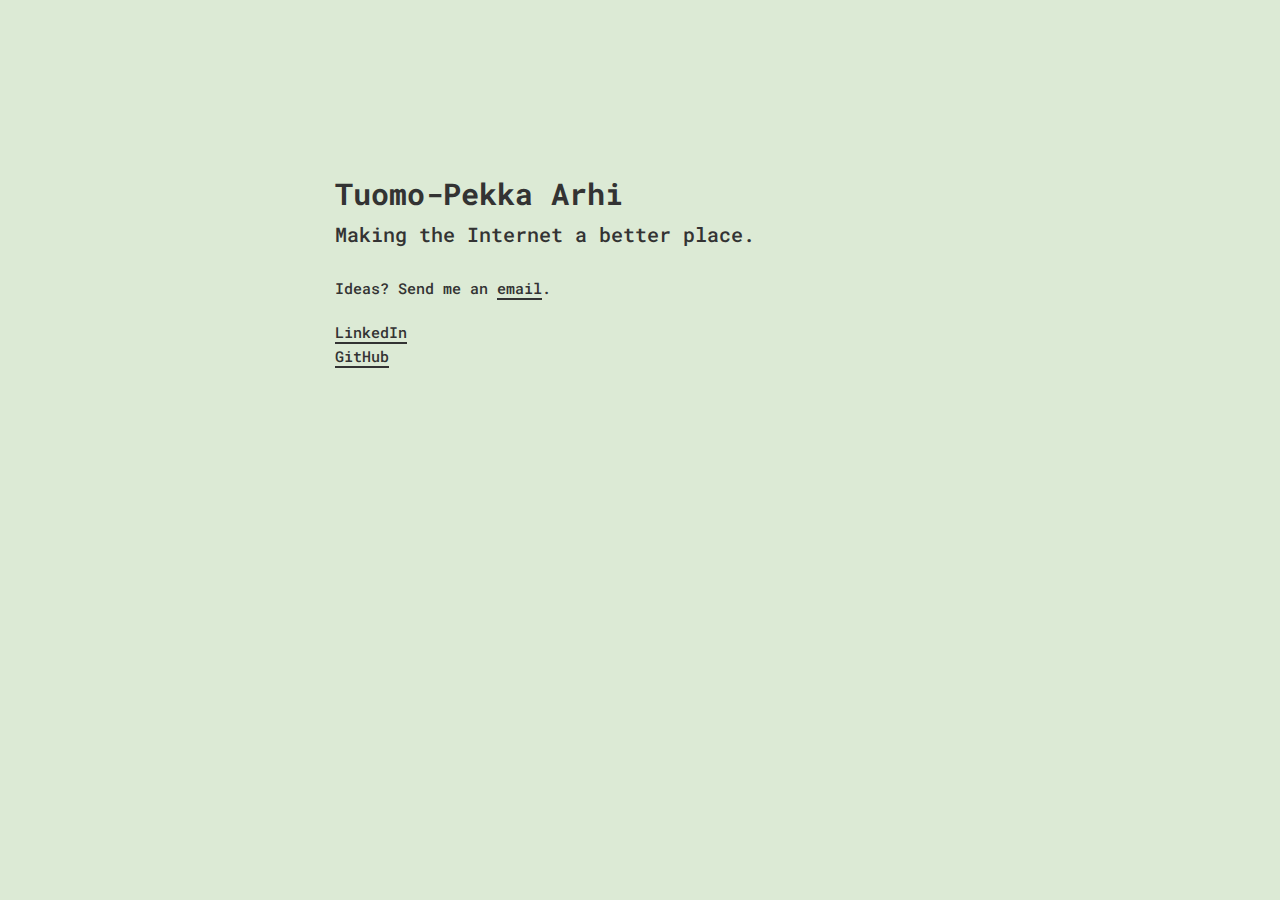
<file: index.html>
<!DOCTYPE html>
<html lang="en">
  <head>
    <meta charset="utf-8">
    <meta http-equiv="X-UA-Compatible" content="IE=edge">
    <meta name="viewport" content="width=device-width, initial-scale=1">
    <meta name="description" content="Hi there! I'm Tuomo-Pekka!">
    <meta name="author" content="www.tuomopekkaarhi.com">
    <title>Tuomo-Pekka Arhi | Making the Internet a better place.</title>
    
    <!-- Google Fonts -->
    <link href='https://fonts.googleapis.com/css?family=Roboto+Mono:400,500,700' rel='stylesheet' type='text/css'>

    <!-- Bootstrap -->
    <link href="css/bootstrap.min.css" rel="stylesheet">
    
    <!-- Custom CSS -->
    <link href="css/custom.css" rel="stylesheet">

    <!-- HTML5 shim and Respond.js for IE8 support of HTML5 elements and media queries -->
    <!-- WARNING: Respond.js doesn't work if you view the page via file:// -->
    <!--[if lt IE 9]>
      <script src="https://oss.maxcdn.com/html5shiv/3.7.2/html5shiv.min.js"></script>
      <script src="https://oss.maxcdn.com/respond/1.4.2/respond.min.js"></script>
    <![endif]-->
  </head>
  
  <body>

    <!-- CONTAINER -->
    
    <div class="container-fluid">

      <!-- PADDING-TOP -->

      <div class="row">
        <div class="col-md-12 hidden-xs">
          <p>&nbsp;<p/>
          <p>&nbsp;</p>
          <p>&nbsp;</p>
        </div>
      </div>
  
      <div class="row">
        <div class="col-md-12">
          <p>&nbsp;</p>
        </div>
      </div>
      
      <!-- CONTENT -->
      
      <div class="row">
        <div class="col-xs-10 col-xs-offset-1 col-sm-10 col-sm-offset-1 col-md-8 col-md-offset-2 col-lg-6 col-lg-offset-3">
          <h1>Tuomo-Pekka Arhi</h1>
          <h2>Making the Internet a better place.</h2>
          <p>Ideas? Send me an <a href="mailto:tuomo-pekka.arhi@iki.fi">email</a>.</p>
          <p>
             <a href="https://www.linkedin.com/in/tuomopekkaarhi/">LinkedIn</a><br>
             <a href="https://github.com/tuomopekka">GitHub</a>
          </p>
        </div>
      </div>

      <!-- PADDING-BOTTOM -->
  
      <div class="row">
        <div class="col-md-12">
          <p>&nbsp;</p>
        </div>
      </div>

    </div>
    
    <!-- SCRIPTS -->

    <!-- jQuery (necessary for Bootstrap's JavaScript plugins) -->
    <script src="https://ajax.googleapis.com/ajax/libs/jquery/1.11.2/jquery.min.js"></script>
    <!-- Include all compiled plugins (below), or include individual files as needed -->
    <script src="js/bootstrap.min.js"></script>
      
  </body>
  </html>
</file>
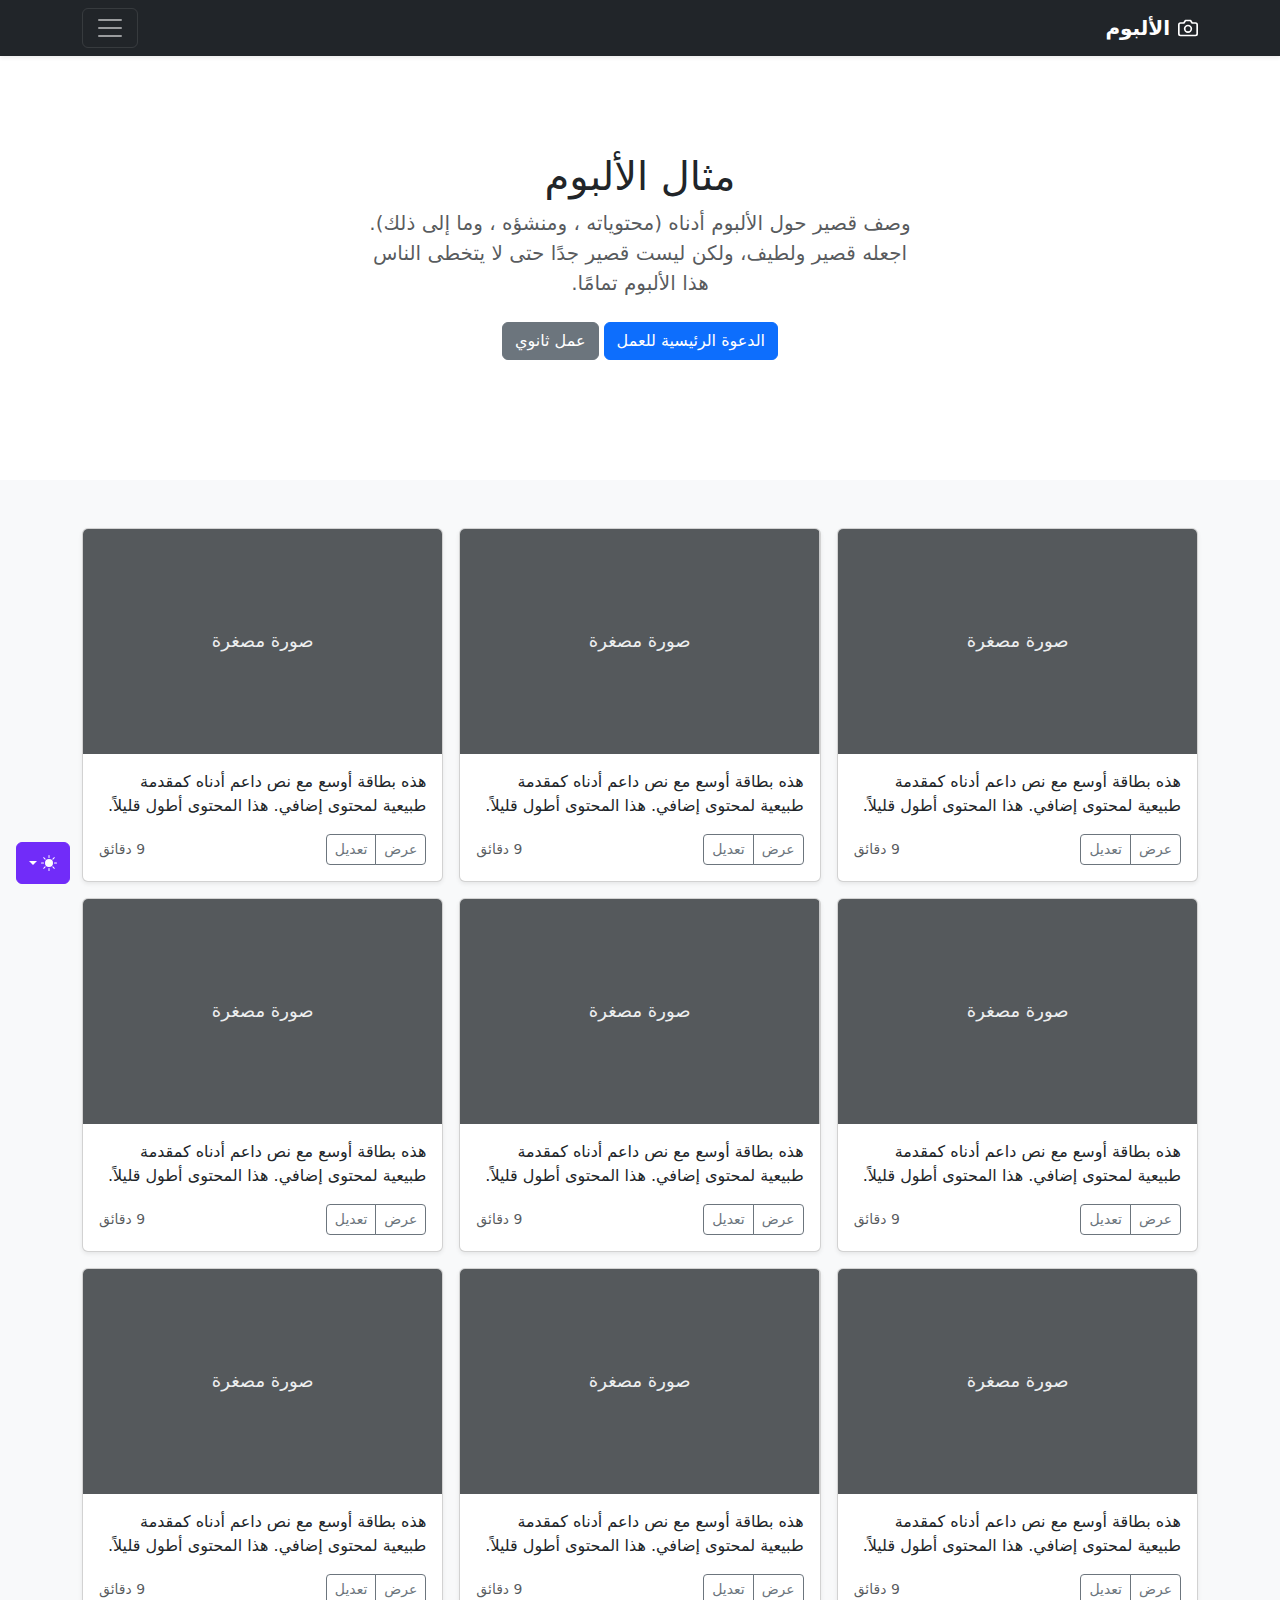
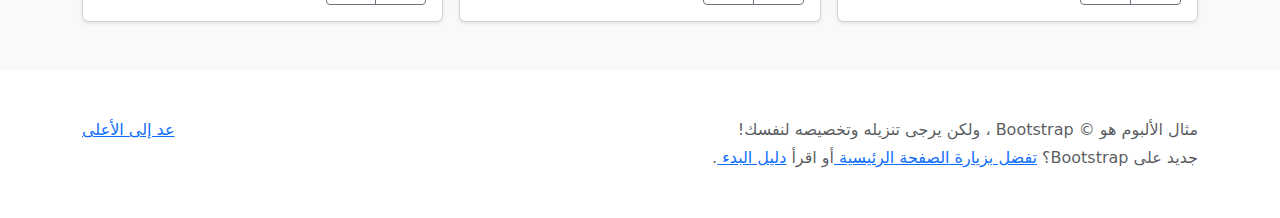
<file: bootstrap/examples/album-rtl/index.html>
<!doctype html>
<html lang="ar" dir="rtl" data-bs-theme="auto">
  <head>
    <meta charset="utf-8" />
    <meta name="viewport" content="width=device-width, initial-scale=1" />
    <meta name="description" content="" />
    <meta
      name="author"
      content="Mark Otto, Jacob Thornton, and Bootstrap contributors"
    />
    <meta name="generator" content="Astro v5.13.2" />
    <title>مثال الألبوم · Bootstrap v5.3</title>
    <link
      rel="canonical"
      href="https://getbootstrap.com/docs/5.3/examples/album-rtl/"
    />
    <script src="../assets/js/color-modes.js"></script>
    <link href="../assets/dist/css/bootstrap.rtl.min.css" rel="stylesheet" />
    <meta name="theme-color" content="#712cf9" />
    <style>
      .bd-placeholder-img {
        font-size: 1.125rem;
        text-anchor: middle;
        -webkit-user-select: none;
        -moz-user-select: none;
        user-select: none;
      }
      @media (min-width: 768px) {
        .bd-placeholder-img-lg {
          font-size: 3.5rem;
        }
      }
      .b-example-divider {
        width: 100%;
        height: 3rem;
        background-color: #0000001a;
        border: solid rgba(0, 0, 0, 0.15);
        border-width: 1px 0;
        box-shadow:
          inset 0 0.5em 1.5em #0000001a,
          inset 0 0.125em 0.5em #00000026;
      }
      .b-example-vr {
        flex-shrink: 0;
        width: 1.5rem;
        height: 100vh;
      }
      .bi {
        vertical-align: -0.125em;
        fill: currentColor;
      }
      .nav-scroller {
        position: relative;
        z-index: 2;
        height: 2.75rem;
        overflow-y: hidden;
      }
      .nav-scroller .nav {
        display: flex;
        flex-wrap: nowrap;
        padding-bottom: 1rem;
        margin-top: -1px;
        overflow-x: auto;
        text-align: center;
        white-space: nowrap;
        -webkit-overflow-scrolling: touch;
      }
      .btn-bd-primary {
        --bd-violet-bg: #712cf9;
        --bd-violet-rgb: 112.520718, 44.062154, 249.437846;
        --bs-btn-font-weight: 600;
        --bs-btn-color: var(--bs-white);
        --bs-btn-bg: var(--bd-violet-bg);
        --bs-btn-border-color: var(--bd-violet-bg);
        --bs-btn-hover-color: var(--bs-white);
        --bs-btn-hover-bg: #6528e0;
        --bs-btn-hover-border-color: #6528e0;
        --bs-btn-focus-shadow-rgb: var(--bd-violet-rgb);
        --bs-btn-active-color: var(--bs-btn-hover-color);
        --bs-btn-active-bg: #5a23c8;
        --bs-btn-active-border-color: #5a23c8;
      }
      .bd-mode-toggle {
        z-index: 1500;
      }
      .bd-mode-toggle .bi {
        width: 1em;
        height: 1em;
      }
      .bd-mode-toggle .dropdown-menu .active .bi {
        display: block !important;
      }
    </style>
  </head>
  <body>
    <svg xmlns="http://www.w3.org/2000/svg" class="d-none">
      <symbol id="check2" viewBox="0 0 16 16">
        <path
          d="M13.854 3.646a.5.5 0 0 1 0 .708l-7 7a.5.5 0 0 1-.708 0l-3.5-3.5a.5.5 0 1 1 .708-.708L6.5 10.293l6.646-6.647a.5.5 0 0 1 .708 0z"
        ></path>
      </symbol>
      <symbol id="circle-half" viewBox="0 0 16 16">
        <path
          d="M8 15A7 7 0 1 0 8 1v14zm0 1A8 8 0 1 1 8 0a8 8 0 0 1 0 16z"
        ></path>
      </symbol>
      <symbol id="moon-stars-fill" viewBox="0 0 16 16">
        <path
          d="M6 .278a.768.768 0 0 1 .08.858 7.208 7.208 0 0 0-.878 3.46c0 4.021 3.278 7.277 7.318 7.277.527 0 1.04-.055 1.533-.16a.787.787 0 0 1 .81.316.733.733 0 0 1-.031.893A8.349 8.349 0 0 1 8.344 16C3.734 16 0 12.286 0 7.71 0 4.266 2.114 1.312 5.124.06A.752.752 0 0 1 6 .278z"
        ></path>
        <path
          d="M10.794 3.148a.217.217 0 0 1 .412 0l.387 1.162c.173.518.579.924 1.097 1.097l1.162.387a.217.217 0 0 1 0 .412l-1.162.387a1.734 1.734 0 0 0-1.097 1.097l-.387 1.162a.217.217 0 0 1-.412 0l-.387-1.162A1.734 1.734 0 0 0 9.31 6.593l-1.162-.387a.217.217 0 0 1 0-.412l1.162-.387a1.734 1.734 0 0 0 1.097-1.097l.387-1.162zM13.863.099a.145.145 0 0 1 .274 0l.258.774c.115.346.386.617.732.732l.774.258a.145.145 0 0 1 0 .274l-.774.258a1.156 1.156 0 0 0-.732.732l-.258.774a.145.145 0 0 1-.274 0l-.258-.774a1.156 1.156 0 0 0-.732-.732l-.774-.258a.145.145 0 0 1 0-.274l.774-.258c.346-.115.617-.386.732-.732L13.863.1z"
        ></path>
      </symbol>
      <symbol id="sun-fill" viewBox="0 0 16 16">
        <path
          d="M8 12a4 4 0 1 0 0-8 4 4 0 0 0 0 8zM8 0a.5.5 0 0 1 .5.5v2a.5.5 0 0 1-1 0v-2A.5.5 0 0 1 8 0zm0 13a.5.5 0 0 1 .5.5v2a.5.5 0 0 1-1 0v-2A.5.5 0 0 1 8 13zm8-5a.5.5 0 0 1-.5.5h-2a.5.5 0 0 1 0-1h2a.5.5 0 0 1 .5.5zM3 8a.5.5 0 0 1-.5.5h-2a.5.5 0 0 1 0-1h2A.5.5 0 0 1 3 8zm10.657-5.657a.5.5 0 0 1 0 .707l-1.414 1.415a.5.5 0 1 1-.707-.708l1.414-1.414a.5.5 0 0 1 .707 0zm-9.193 9.193a.5.5 0 0 1 0 .707L3.05 13.657a.5.5 0 0 1-.707-.707l1.414-1.414a.5.5 0 0 1 .707 0zm9.193 2.121a.5.5 0 0 1-.707 0l-1.414-1.414a.5.5 0 0 1 .707-.707l1.414 1.414a.5.5 0 0 1 0 .707zM4.464 4.465a.5.5 0 0 1-.707 0L2.343 3.05a.5.5 0 1 1 .707-.707l1.414 1.414a.5.5 0 0 1 0 .708z"
        ></path>
      </symbol>
    </svg>
    <div
      class="dropdown position-fixed bottom-0 end-0 mb-3 me-3 bd-mode-toggle"
    >
      <button
        class="btn btn-bd-primary py-2 dropdown-toggle d-flex align-items-center"
        id="bd-theme"
        type="button"
        aria-expanded="false"
        data-bs-toggle="dropdown"
        aria-label="Toggle theme (auto)"
      >
        <svg class="bi my-1 theme-icon-active" aria-hidden="true">
          <use href="#circle-half"></use>
        </svg>
        <span class="visually-hidden" id="bd-theme-text">Toggle theme</span>
      </button>
      <ul
        class="dropdown-menu dropdown-menu-end shadow"
        aria-labelledby="bd-theme-text"
      >
        <li>
          <button
            type="button"
            class="dropdown-item d-flex align-items-center"
            data-bs-theme-value="light"
            aria-pressed="false"
          >
            <svg class="bi me-2 opacity-50" aria-hidden="true">
              <use href="#sun-fill"></use>
            </svg>
            Light
            <svg class="bi ms-auto d-none" aria-hidden="true">
              <use href="#check2"></use>
            </svg>
          </button>
        </li>
        <li>
          <button
            type="button"
            class="dropdown-item d-flex align-items-center"
            data-bs-theme-value="dark"
            aria-pressed="false"
          >
            <svg class="bi me-2 opacity-50" aria-hidden="true">
              <use href="#moon-stars-fill"></use>
            </svg>
            Dark
            <svg class="bi ms-auto d-none" aria-hidden="true">
              <use href="#check2"></use>
            </svg>
          </button>
        </li>
        <li>
          <button
            type="button"
            class="dropdown-item d-flex align-items-center active"
            data-bs-theme-value="auto"
            aria-pressed="true"
          >
            <svg class="bi me-2 opacity-50" aria-hidden="true">
              <use href="#circle-half"></use>
            </svg>
            Auto
            <svg class="bi ms-auto d-none" aria-hidden="true">
              <use href="#check2"></use>
            </svg>
          </button>
        </li>
      </ul>
    </div>
    <header data-bs-theme="dark">
      <div class="collapse text-bg-dark" id="navbarHeader">
        <div class="container">
          <div class="row">
            <div class="col-sm-8 col-md-7 py-4">
              <h4>حول</h4>
              <p class="text-body-secondary">
                أضف بعض المعلومات حول الألبوم، المؤلف، أو أي سياق خلفية آخر.
                اجعلها بضع جمل حتى يتمكن الزوار من التقاط بعض التلميحات المفيدة.
                ثم اربطها ببعض مواقع التواصل الاجتماعي أو معلومات الاتصال.
              </p>
            </div>
            <div class="col-sm-4 offset-md-1 py-4">
              <h4>تواصل معي</h4>
              <ul class="list-unstyled">
                <li><a href="#" class="text-white">تابعني على تويتر</a></li>
                <li>
                  <a href="#" class="text-white">شاركني الإعجاب في فيسبوك</a>
                </li>
                <li>
                  <a href="#" class="text-white"
                    >راسلني على البريد الإلكتروني</a
                  >
                </li>
              </ul>
            </div>
          </div>
        </div>
      </div>
      <div class="navbar navbar-dark bg-dark shadow-sm">
        <div class="container">
          <a href="#" class="navbar-brand d-flex align-items-center">
            <svg
              xmlns="http://www.w3.org/2000/svg"
              width="20"
              height="20"
              fill="none"
              stroke="currentColor"
              stroke-linecap="round"
              stroke-linejoin="round"
              stroke-width="2"
              aria-hidden="true"
              class="me-2"
              viewBox="0 0 24 24"
            >
              <path
                d="M23 19a2 2 0 0 1-2 2H3a2 2 0 0 1-2-2V8a2 2 0 0 1 2-2h4l2-3h6l2 3h4a2 2 0 0 1 2 2z"
              ></path>
              <circle cx="12" cy="13" r="4"></circle>
            </svg>
            <strong>الألبوم</strong>
          </a>
          <button
            class="navbar-toggler"
            type="button"
            data-bs-toggle="collapse"
            data-bs-target="#navbarHeader"
            aria-controls="navbarHeader"
            aria-expanded="false"
            aria-label="تبديل التنقل"
          >
            <span class="navbar-toggler-icon"></span>
          </button>
        </div>
      </div>
    </header>
    <main>
      <section class="py-5 text-center container">
        <div class="row py-lg-5">
          <div class="col-lg-6 col-md-8 mx-auto">
            <h1 class="fw-light">مثال الألبوم</h1>
            <p class="lead text-body-secondary">
              وصف قصير حول الألبوم أدناه (محتوياته ، ومنشؤه ، وما إلى ذلك).
              اجعله قصير ولطيف، ولكن ليست قصير جدًا حتى لا يتخطى الناس هذا
              الألبوم تمامًا.
            </p>
            <p>
              <a href="#" class="btn btn-primary my-2">الدعوة الرئيسية للعمل</a>
              <a href="#" class="btn btn-secondary my-2">عمل ثانوي</a>
            </p>
          </div>
        </div>
      </section>
      <div class="album py-5 bg-body-tertiary">
        <div class="container">
          <div class="row row-cols-1 row-cols-sm-2 row-cols-md-3 g-3">
            <div class="col">
              <div class="card shadow-sm">
                <svg
                  aria-label="Placeholder: صورة مصغرة"
                  class="bd-placeholder-img card-img-top"
                  height="225"
                  preserveAspectRatio="xMidYMid slice"
                  role="img"
                  width="100%"
                  xmlns="http://www.w3.org/2000/svg"
                >
                  <title>Placeholder</title>
                  <rect width="100%" height="100%" fill="#55595c"></rect>
                  <text x="50%" y="50%" fill="#eceeef" dy=".3em">
                    صورة مصغرة
                  </text>
                </svg>
                <div class="card-body">
                  <p class="card-text">
                    هذه بطاقة أوسع مع نص داعم أدناه كمقدمة طبيعية لمحتوى إضافي.
                    هذا المحتوى أطول قليلاً.
                  </p>
                  <div
                    class="d-flex justify-content-between align-items-center"
                  >
                    <div class="btn-group">
                      <button
                        type="button"
                        class="btn btn-sm btn-outline-secondary"
                      >
                        عرض
                      </button>
                      <button
                        type="button"
                        class="btn btn-sm btn-outline-secondary"
                      >
                        تعديل
                      </button>
                    </div>
                    <small class="text-body-secondary">9 دقائق</small>
                  </div>
                </div>
              </div>
            </div>
            <div class="col">
              <div class="card shadow-sm">
                <svg
                  aria-label="Placeholder: صورة مصغرة"
                  class="bd-placeholder-img card-img-top"
                  height="225"
                  preserveAspectRatio="xMidYMid slice"
                  role="img"
                  width="100%"
                  xmlns="http://www.w3.org/2000/svg"
                >
                  <title>Placeholder</title>
                  <rect width="100%" height="100%" fill="#55595c"></rect>
                  <text x="50%" y="50%" fill="#eceeef" dy=".3em">
                    صورة مصغرة
                  </text>
                </svg>
                <div class="card-body">
                  <p class="card-text">
                    هذه بطاقة أوسع مع نص داعم أدناه كمقدمة طبيعية لمحتوى إضافي.
                    هذا المحتوى أطول قليلاً.
                  </p>
                  <div
                    class="d-flex justify-content-between align-items-center"
                  >
                    <div class="btn-group">
                      <button
                        type="button"
                        class="btn btn-sm btn-outline-secondary"
                      >
                        عرض
                      </button>
                      <button
                        type="button"
                        class="btn btn-sm btn-outline-secondary"
                      >
                        تعديل
                      </button>
                    </div>
                    <small class="text-body-secondary">9 دقائق</small>
                  </div>
                </div>
              </div>
            </div>
            <div class="col">
              <div class="card shadow-sm">
                <svg
                  aria-label="Placeholder: صورة مصغرة"
                  class="bd-placeholder-img card-img-top"
                  height="225"
                  preserveAspectRatio="xMidYMid slice"
                  role="img"
                  width="100%"
                  xmlns="http://www.w3.org/2000/svg"
                >
                  <title>Placeholder</title>
                  <rect width="100%" height="100%" fill="#55595c"></rect>
                  <text x="50%" y="50%" fill="#eceeef" dy=".3em">
                    صورة مصغرة
                  </text>
                </svg>
                <div class="card-body">
                  <p class="card-text">
                    هذه بطاقة أوسع مع نص داعم أدناه كمقدمة طبيعية لمحتوى إضافي.
                    هذا المحتوى أطول قليلاً.
                  </p>
                  <div
                    class="d-flex justify-content-between align-items-center"
                  >
                    <div class="btn-group">
                      <button
                        type="button"
                        class="btn btn-sm btn-outline-secondary"
                      >
                        عرض
                      </button>
                      <button
                        type="button"
                        class="btn btn-sm btn-outline-secondary"
                      >
                        تعديل
                      </button>
                    </div>
                    <small class="text-body-secondary">9 دقائق</small>
                  </div>
                </div>
              </div>
            </div>
            <div class="col">
              <div class="card shadow-sm">
                <svg
                  aria-label="Placeholder: صورة مصغرة"
                  class="bd-placeholder-img card-img-top"
                  height="225"
                  preserveAspectRatio="xMidYMid slice"
                  role="img"
                  width="100%"
                  xmlns="http://www.w3.org/2000/svg"
                >
                  <title>Placeholder</title>
                  <rect width="100%" height="100%" fill="#55595c"></rect>
                  <text x="50%" y="50%" fill="#eceeef" dy=".3em">
                    صورة مصغرة
                  </text>
                </svg>
                <div class="card-body">
                  <p class="card-text">
                    هذه بطاقة أوسع مع نص داعم أدناه كمقدمة طبيعية لمحتوى إضافي.
                    هذا المحتوى أطول قليلاً.
                  </p>
                  <div
                    class="d-flex justify-content-between align-items-center"
                  >
                    <div class="btn-group">
                      <button
                        type="button"
                        class="btn btn-sm btn-outline-secondary"
                      >
                        عرض
                      </button>
                      <button
                        type="button"
                        class="btn btn-sm btn-outline-secondary"
                      >
                        تعديل
                      </button>
                    </div>
                    <small class="text-body-secondary">9 دقائق</small>
                  </div>
                </div>
              </div>
            </div>
            <div class="col">
              <div class="card shadow-sm">
                <svg
                  aria-label="Placeholder: صورة مصغرة"
                  class="bd-placeholder-img card-img-top"
                  height="225"
                  preserveAspectRatio="xMidYMid slice"
                  role="img"
                  width="100%"
                  xmlns="http://www.w3.org/2000/svg"
                >
                  <title>Placeholder</title>
                  <rect width="100%" height="100%" fill="#55595c"></rect>
                  <text x="50%" y="50%" fill="#eceeef" dy=".3em">
                    صورة مصغرة
                  </text>
                </svg>
                <div class="card-body">
                  <p class="card-text">
                    هذه بطاقة أوسع مع نص داعم أدناه كمقدمة طبيعية لمحتوى إضافي.
                    هذا المحتوى أطول قليلاً.
                  </p>
                  <div
                    class="d-flex justify-content-between align-items-center"
                  >
                    <div class="btn-group">
                      <button
                        type="button"
                        class="btn btn-sm btn-outline-secondary"
                      >
                        عرض
                      </button>
                      <button
                        type="button"
                        class="btn btn-sm btn-outline-secondary"
                      >
                        تعديل
                      </button>
                    </div>
                    <small class="text-body-secondary">9 دقائق</small>
                  </div>
                </div>
              </div>
            </div>
            <div class="col">
              <div class="card shadow-sm">
                <svg
                  aria-label="Placeholder: صورة مصغرة"
                  class="bd-placeholder-img card-img-top"
                  height="225"
                  preserveAspectRatio="xMidYMid slice"
                  role="img"
                  width="100%"
                  xmlns="http://www.w3.org/2000/svg"
                >
                  <title>Placeholder</title>
                  <rect width="100%" height="100%" fill="#55595c"></rect>
                  <text x="50%" y="50%" fill="#eceeef" dy=".3em">
                    صورة مصغرة
                  </text>
                </svg>
                <div class="card-body">
                  <p class="card-text">
                    هذه بطاقة أوسع مع نص داعم أدناه كمقدمة طبيعية لمحتوى إضافي.
                    هذا المحتوى أطول قليلاً.
                  </p>
                  <div
                    class="d-flex justify-content-between align-items-center"
                  >
                    <div class="btn-group">
                      <button
                        type="button"
                        class="btn btn-sm btn-outline-secondary"
                      >
                        عرض
                      </button>
                      <button
                        type="button"
                        class="btn btn-sm btn-outline-secondary"
                      >
                        تعديل
                      </button>
                    </div>
                    <small class="text-body-secondary">9 دقائق</small>
                  </div>
                </div>
              </div>
            </div>
            <div class="col">
              <div class="card shadow-sm">
                <svg
                  aria-label="Placeholder: صورة مصغرة"
                  class="bd-placeholder-img card-img-top"
                  height="225"
                  preserveAspectRatio="xMidYMid slice"
                  role="img"
                  width="100%"
                  xmlns="http://www.w3.org/2000/svg"
                >
                  <title>Placeholder</title>
                  <rect width="100%" height="100%" fill="#55595c"></rect>
                  <text x="50%" y="50%" fill="#eceeef" dy=".3em">
                    صورة مصغرة
                  </text>
                </svg>
                <div class="card-body">
                  <p class="card-text">
                    هذه بطاقة أوسع مع نص داعم أدناه كمقدمة طبيعية لمحتوى إضافي.
                    هذا المحتوى أطول قليلاً.
                  </p>
                  <div
                    class="d-flex justify-content-between align-items-center"
                  >
                    <div class="btn-group">
                      <button
                        type="button"
                        class="btn btn-sm btn-outline-secondary"
                      >
                        عرض
                      </button>
                      <button
                        type="button"
                        class="btn btn-sm btn-outline-secondary"
                      >
                        تعديل
                      </button>
                    </div>
                    <small class="text-body-secondary">9 دقائق</small>
                  </div>
                </div>
              </div>
            </div>
            <div class="col">
              <div class="card shadow-sm">
                <svg
                  aria-label="Placeholder: صورة مصغرة"
                  class="bd-placeholder-img card-img-top"
                  height="225"
                  preserveAspectRatio="xMidYMid slice"
                  role="img"
                  width="100%"
                  xmlns="http://www.w3.org/2000/svg"
                >
                  <title>Placeholder</title>
                  <rect width="100%" height="100%" fill="#55595c"></rect>
                  <text x="50%" y="50%" fill="#eceeef" dy=".3em">
                    صورة مصغرة
                  </text>
                </svg>
                <div class="card-body">
                  <p class="card-text">
                    هذه بطاقة أوسع مع نص داعم أدناه كمقدمة طبيعية لمحتوى إضافي.
                    هذا المحتوى أطول قليلاً.
                  </p>
                  <div
                    class="d-flex justify-content-between align-items-center"
                  >
                    <div class="btn-group">
                      <button
                        type="button"
                        class="btn btn-sm btn-outline-secondary"
                      >
                        عرض
                      </button>
                      <button
                        type="button"
                        class="btn btn-sm btn-outline-secondary"
                      >
                        تعديل
                      </button>
                    </div>
                    <small class="text-body-secondary">9 دقائق</small>
                  </div>
                </div>
              </div>
            </div>
            <div class="col">
              <div class="card shadow-sm">
                <svg
                  aria-label="Placeholder: صورة مصغرة"
                  class="bd-placeholder-img card-img-top"
                  height="225"
                  preserveAspectRatio="xMidYMid slice"
                  role="img"
                  width="100%"
                  xmlns="http://www.w3.org/2000/svg"
                >
                  <title>Placeholder</title>
                  <rect width="100%" height="100%" fill="#55595c"></rect>
                  <text x="50%" y="50%" fill="#eceeef" dy=".3em">
                    صورة مصغرة
                  </text>
                </svg>
                <div class="card-body">
                  <p class="card-text">
                    هذه بطاقة أوسع مع نص داعم أدناه كمقدمة طبيعية لمحتوى إضافي.
                    هذا المحتوى أطول قليلاً.
                  </p>
                  <div
                    class="d-flex justify-content-between align-items-center"
                  >
                    <div class="btn-group">
                      <button
                        type="button"
                        class="btn btn-sm btn-outline-secondary"
                      >
                        عرض
                      </button>
                      <button
                        type="button"
                        class="btn btn-sm btn-outline-secondary"
                      >
                        تعديل
                      </button>
                    </div>
                    <small class="text-body-secondary">9 دقائق</small>
                  </div>
                </div>
              </div>
            </div>
          </div>
        </div>
      </div>
    </main>
    <footer class="text-body-secondary py-5">
      <div class="container">
        <p class="float-end mb-1"><a href="#">عد إلى الأعلى</a></p>
        <p class="mb-1">
          مثال الألبوم هو © Bootstrap ، ولكن يرجى تنزيله وتخصيصه لنفسك!
        </p>
        <p class="mb-0">
          جديد على Bootstrap؟ <a href="/"> تفضل بزيارة الصفحة الرئيسية </a> أو
          اقرأ <a href="../getting-started/introduction"> دليل البدء </a>.
        </p>
      </div>
    </footer>
    <script
      src="../assets/dist/js/bootstrap.bundle.min.js"
      class="astro-vvvwv3sm"
    ></script>
  </body>
</html>
</file>
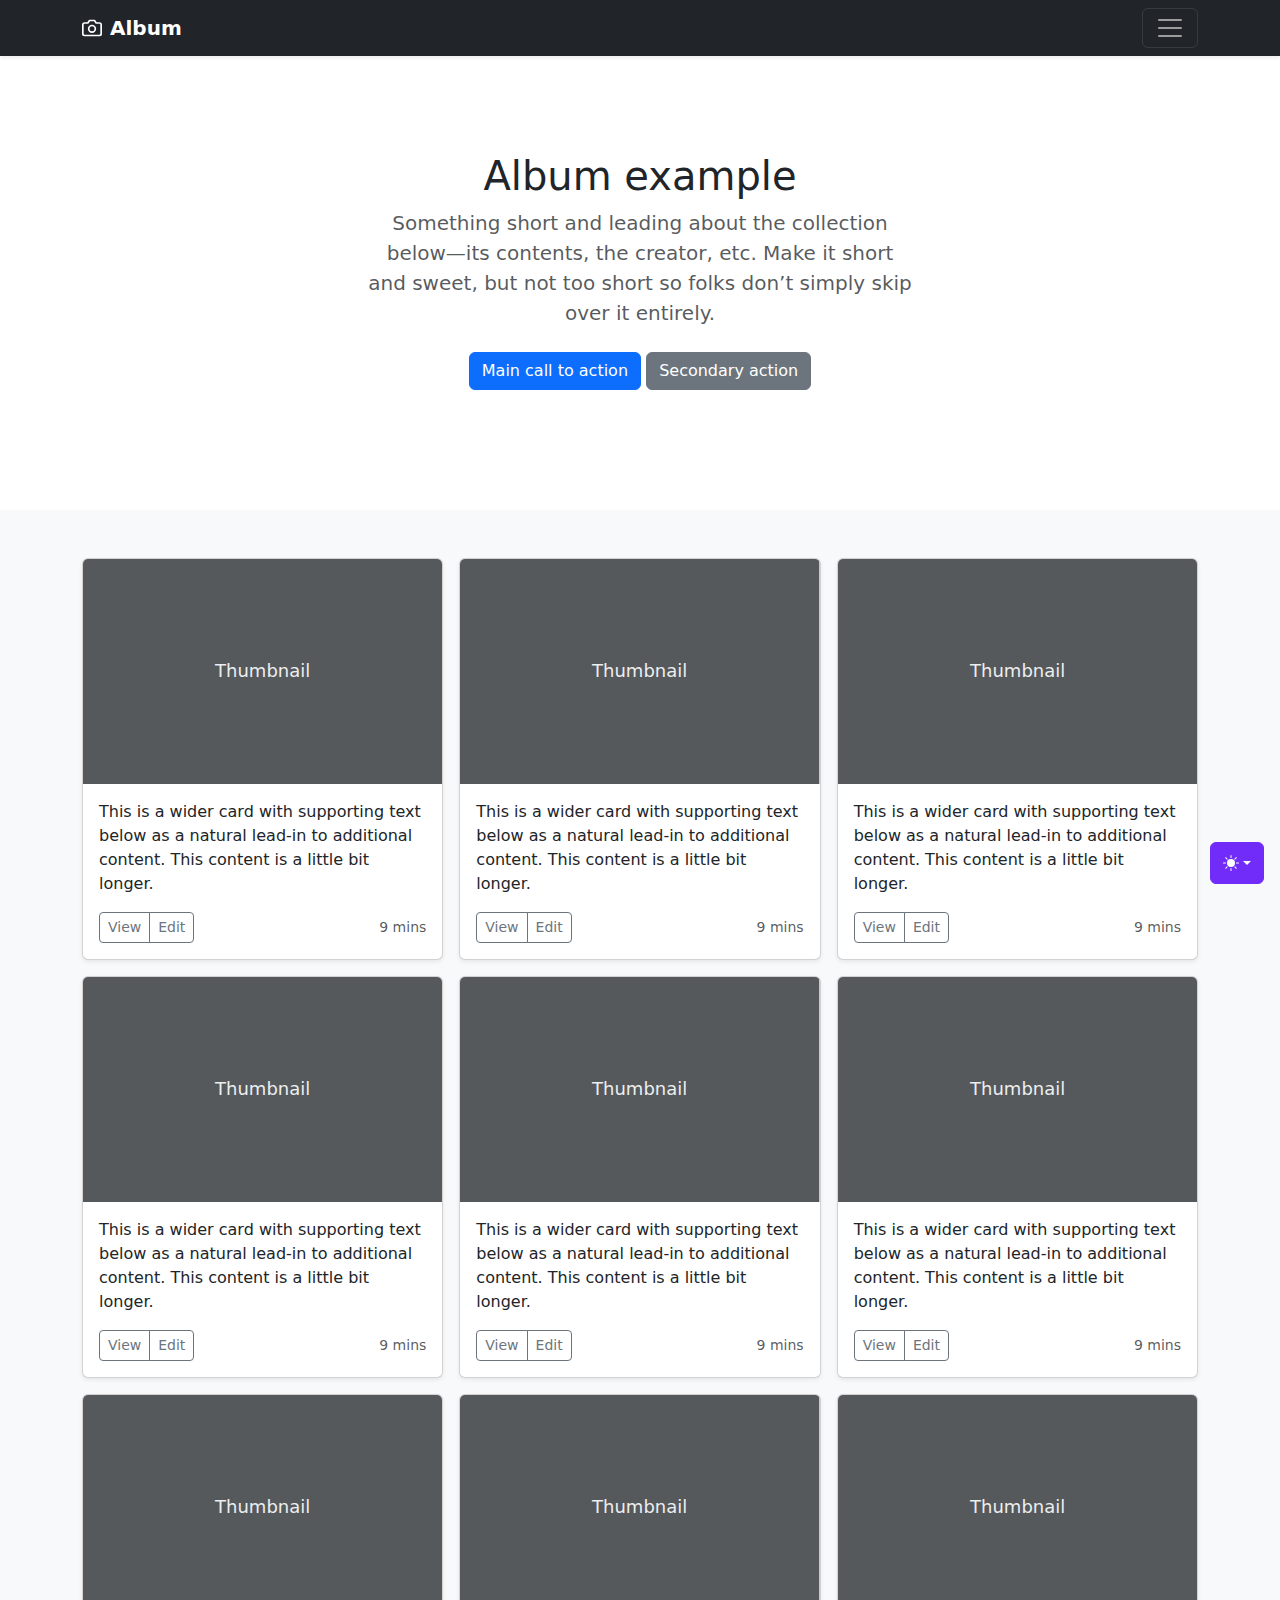
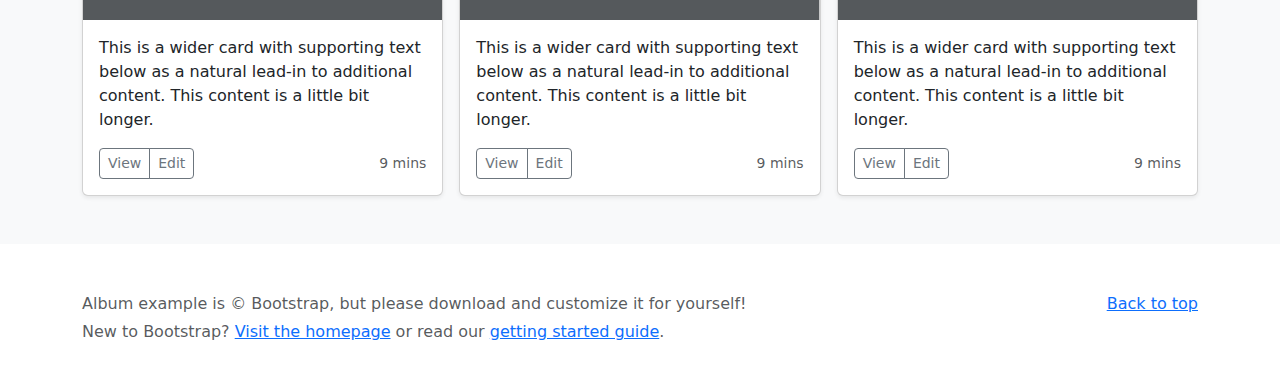
<file: bootstrap/examples/album/index.html>
<!doctype html>
<html lang="en" data-bs-theme="auto">
  <head>
    <meta charset="utf-8" />
    <meta name="viewport" content="width=device-width, initial-scale=1" />
    <meta name="description" content="" />
    <meta
      name="author"
      content="Mark Otto, Jacob Thornton, and Bootstrap contributors"
    />
    <meta name="generator" content="Astro v5.13.2" />
    <title>Album example · Bootstrap v5.3</title>
    <link
      rel="canonical"
      href="https://getbootstrap.com/docs/5.3/examples/album/"
    />
    <script src="../assets/js/color-modes.js"></script>
    <link href="../assets/dist/css/bootstrap.min.css" rel="stylesheet" />
    <meta name="theme-color" content="#712cf9" />
    <style>
      .bd-placeholder-img {
        font-size: 1.125rem;
        text-anchor: middle;
        -webkit-user-select: none;
        -moz-user-select: none;
        user-select: none;
      }
      @media (min-width: 768px) {
        .bd-placeholder-img-lg {
          font-size: 3.5rem;
        }
      }
      .b-example-divider {
        width: 100%;
        height: 3rem;
        background-color: #0000001a;
        border: solid rgba(0, 0, 0, 0.15);
        border-width: 1px 0;
        box-shadow:
          inset 0 0.5em 1.5em #0000001a,
          inset 0 0.125em 0.5em #00000026;
      }
      .b-example-vr {
        flex-shrink: 0;
        width: 1.5rem;
        height: 100vh;
      }
      .bi {
        vertical-align: -0.125em;
        fill: currentColor;
      }
      .nav-scroller {
        position: relative;
        z-index: 2;
        height: 2.75rem;
        overflow-y: hidden;
      }
      .nav-scroller .nav {
        display: flex;
        flex-wrap: nowrap;
        padding-bottom: 1rem;
        margin-top: -1px;
        overflow-x: auto;
        text-align: center;
        white-space: nowrap;
        -webkit-overflow-scrolling: touch;
      }
      .btn-bd-primary {
        --bd-violet-bg: #712cf9;
        --bd-violet-rgb: 112.520718, 44.062154, 249.437846;
        --bs-btn-font-weight: 600;
        --bs-btn-color: var(--bs-white);
        --bs-btn-bg: var(--bd-violet-bg);
        --bs-btn-border-color: var(--bd-violet-bg);
        --bs-btn-hover-color: var(--bs-white);
        --bs-btn-hover-bg: #6528e0;
        --bs-btn-hover-border-color: #6528e0;
        --bs-btn-focus-shadow-rgb: var(--bd-violet-rgb);
        --bs-btn-active-color: var(--bs-btn-hover-color);
        --bs-btn-active-bg: #5a23c8;
        --bs-btn-active-border-color: #5a23c8;
      }
      .bd-mode-toggle {
        z-index: 1500;
      }
      .bd-mode-toggle .bi {
        width: 1em;
        height: 1em;
      }
      .bd-mode-toggle .dropdown-menu .active .bi {
        display: block !important;
      }
    </style>
  </head>
  <body>
    <svg xmlns="http://www.w3.org/2000/svg" class="d-none">
      <symbol id="check2" viewBox="0 0 16 16">
        <path
          d="M13.854 3.646a.5.5 0 0 1 0 .708l-7 7a.5.5 0 0 1-.708 0l-3.5-3.5a.5.5 0 1 1 .708-.708L6.5 10.293l6.646-6.647a.5.5 0 0 1 .708 0z"
        ></path>
      </symbol>
      <symbol id="circle-half" viewBox="0 0 16 16">
        <path
          d="M8 15A7 7 0 1 0 8 1v14zm0 1A8 8 0 1 1 8 0a8 8 0 0 1 0 16z"
        ></path>
      </symbol>
      <symbol id="moon-stars-fill" viewBox="0 0 16 16">
        <path
          d="M6 .278a.768.768 0 0 1 .08.858 7.208 7.208 0 0 0-.878 3.46c0 4.021 3.278 7.277 7.318 7.277.527 0 1.04-.055 1.533-.16a.787.787 0 0 1 .81.316.733.733 0 0 1-.031.893A8.349 8.349 0 0 1 8.344 16C3.734 16 0 12.286 0 7.71 0 4.266 2.114 1.312 5.124.06A.752.752 0 0 1 6 .278z"
        ></path>
        <path
          d="M10.794 3.148a.217.217 0 0 1 .412 0l.387 1.162c.173.518.579.924 1.097 1.097l1.162.387a.217.217 0 0 1 0 .412l-1.162.387a1.734 1.734 0 0 0-1.097 1.097l-.387 1.162a.217.217 0 0 1-.412 0l-.387-1.162A1.734 1.734 0 0 0 9.31 6.593l-1.162-.387a.217.217 0 0 1 0-.412l1.162-.387a1.734 1.734 0 0 0 1.097-1.097l.387-1.162zM13.863.099a.145.145 0 0 1 .274 0l.258.774c.115.346.386.617.732.732l.774.258a.145.145 0 0 1 0 .274l-.774.258a1.156 1.156 0 0 0-.732.732l-.258.774a.145.145 0 0 1-.274 0l-.258-.774a1.156 1.156 0 0 0-.732-.732l-.774-.258a.145.145 0 0 1 0-.274l.774-.258c.346-.115.617-.386.732-.732L13.863.1z"
        ></path>
      </symbol>
      <symbol id="sun-fill" viewBox="0 0 16 16">
        <path
          d="M8 12a4 4 0 1 0 0-8 4 4 0 0 0 0 8zM8 0a.5.5 0 0 1 .5.5v2a.5.5 0 0 1-1 0v-2A.5.5 0 0 1 8 0zm0 13a.5.5 0 0 1 .5.5v2a.5.5 0 0 1-1 0v-2A.5.5 0 0 1 8 13zm8-5a.5.5 0 0 1-.5.5h-2a.5.5 0 0 1 0-1h2a.5.5 0 0 1 .5.5zM3 8a.5.5 0 0 1-.5.5h-2a.5.5 0 0 1 0-1h2A.5.5 0 0 1 3 8zm10.657-5.657a.5.5 0 0 1 0 .707l-1.414 1.415a.5.5 0 1 1-.707-.708l1.414-1.414a.5.5 0 0 1 .707 0zm-9.193 9.193a.5.5 0 0 1 0 .707L3.05 13.657a.5.5 0 0 1-.707-.707l1.414-1.414a.5.5 0 0 1 .707 0zm9.193 2.121a.5.5 0 0 1-.707 0l-1.414-1.414a.5.5 0 0 1 .707-.707l1.414 1.414a.5.5 0 0 1 0 .707zM4.464 4.465a.5.5 0 0 1-.707 0L2.343 3.05a.5.5 0 1 1 .707-.707l1.414 1.414a.5.5 0 0 1 0 .708z"
        ></path>
      </symbol>
    </svg>
    <div
      class="dropdown position-fixed bottom-0 end-0 mb-3 me-3 bd-mode-toggle"
    >
      <button
        class="btn btn-bd-primary py-2 dropdown-toggle d-flex align-items-center"
        id="bd-theme"
        type="button"
        aria-expanded="false"
        data-bs-toggle="dropdown"
        aria-label="Toggle theme (auto)"
      >
        <svg class="bi my-1 theme-icon-active" aria-hidden="true">
          <use href="#circle-half"></use>
        </svg>
        <span class="visually-hidden" id="bd-theme-text">Toggle theme</span>
      </button>
      <ul
        class="dropdown-menu dropdown-menu-end shadow"
        aria-labelledby="bd-theme-text"
      >
        <li>
          <button
            type="button"
            class="dropdown-item d-flex align-items-center"
            data-bs-theme-value="light"
            aria-pressed="false"
          >
            <svg class="bi me-2 opacity-50" aria-hidden="true">
              <use href="#sun-fill"></use>
            </svg>
            Light
            <svg class="bi ms-auto d-none" aria-hidden="true">
              <use href="#check2"></use>
            </svg>
          </button>
        </li>
        <li>
          <button
            type="button"
            class="dropdown-item d-flex align-items-center"
            data-bs-theme-value="dark"
            aria-pressed="false"
          >
            <svg class="bi me-2 opacity-50" aria-hidden="true">
              <use href="#moon-stars-fill"></use>
            </svg>
            Dark
            <svg class="bi ms-auto d-none" aria-hidden="true">
              <use href="#check2"></use>
            </svg>
          </button>
        </li>
        <li>
          <button
            type="button"
            class="dropdown-item d-flex align-items-center active"
            data-bs-theme-value="auto"
            aria-pressed="true"
          >
            <svg class="bi me-2 opacity-50" aria-hidden="true">
              <use href="#circle-half"></use>
            </svg>
            Auto
            <svg class="bi ms-auto d-none" aria-hidden="true">
              <use href="#check2"></use>
            </svg>
          </button>
        </li>
      </ul>
    </div>
    <header data-bs-theme="dark">
      <div class="collapse text-bg-dark" id="navbarHeader">
        <div class="container">
          <div class="row">
            <div class="col-sm-8 col-md-7 py-4">
              <h4>About</h4>
              <p class="text-body-secondary">
                Add some information about the album below, the author, or any
                other background context. Make it a few sentences long so folks
                can pick up some informative tidbits. Then, link them off to
                some social networking sites or contact information.
              </p>
            </div>
            <div class="col-sm-4 offset-md-1 py-4">
              <h4>Contact</h4>
              <ul class="list-unstyled">
                <li><a href="#" class="text-white">Follow on X</a></li>
                <li><a href="#" class="text-white">Like on Facebook</a></li>
                <li><a href="#" class="text-white">Email me</a></li>
              </ul>
            </div>
          </div>
        </div>
      </div>
      <div class="navbar navbar-dark bg-dark shadow-sm">
        <div class="container">
          <a href="#" class="navbar-brand d-flex align-items-center">
            <svg
              xmlns="http://www.w3.org/2000/svg"
              width="20"
              height="20"
              fill="none"
              stroke="currentColor"
              stroke-linecap="round"
              stroke-linejoin="round"
              stroke-width="2"
              aria-hidden="true"
              class="me-2"
              viewBox="0 0 24 24"
            >
              <path
                d="M23 19a2 2 0 0 1-2 2H3a2 2 0 0 1-2-2V8a2 2 0 0 1 2-2h4l2-3h6l2 3h4a2 2 0 0 1 2 2z"
              ></path>
              <circle cx="12" cy="13" r="4"></circle>
            </svg>
            <strong>Album</strong>
          </a>
          <button
            class="navbar-toggler"
            type="button"
            data-bs-toggle="collapse"
            data-bs-target="#navbarHeader"
            aria-controls="navbarHeader"
            aria-expanded="false"
            aria-label="Toggle navigation"
          >
            <span class="navbar-toggler-icon"></span>
          </button>
        </div>
      </div>
    </header>
    <main>
      <section class="py-5 text-center container">
        <div class="row py-lg-5">
          <div class="col-lg-6 col-md-8 mx-auto">
            <h1 class="fw-light">Album example</h1>
            <p class="lead text-body-secondary">
              Something short and leading about the collection below—its
              contents, the creator, etc. Make it short and sweet, but not too
              short so folks don’t simply skip over it entirely.
            </p>
            <p>
              <a href="#" class="btn btn-primary my-2">Main call to action</a>
              <a href="#" class="btn btn-secondary my-2">Secondary action</a>
            </p>
          </div>
        </div>
      </section>
      <div class="album py-5 bg-body-tertiary">
        <div class="container">
          <div class="row row-cols-1 row-cols-sm-2 row-cols-md-3 g-3">
            <div class="col">
              <div class="card shadow-sm">
                <svg
                  aria-label="Placeholder: Thumbnail"
                  class="bd-placeholder-img card-img-top"
                  height="225"
                  preserveAspectRatio="xMidYMid slice"
                  role="img"
                  width="100%"
                  xmlns="http://www.w3.org/2000/svg"
                >
                  <title>Placeholder</title>
                  <rect width="100%" height="100%" fill="#55595c"></rect>
                  <text x="50%" y="50%" fill="#eceeef" dy=".3em">
                    Thumbnail
                  </text>
                </svg>
                <div class="card-body">
                  <p class="card-text">
                    This is a wider card with supporting text below as a natural
                    lead-in to additional content. This content is a little bit
                    longer.
                  </p>
                  <div
                    class="d-flex justify-content-between align-items-center"
                  >
                    <div class="btn-group">
                      <button
                        type="button"
                        class="btn btn-sm btn-outline-secondary"
                      >
                        View
                      </button>
                      <button
                        type="button"
                        class="btn btn-sm btn-outline-secondary"
                      >
                        Edit
                      </button>
                    </div>
                    <small class="text-body-secondary">9 mins</small>
                  </div>
                </div>
              </div>
            </div>
            <div class="col">
              <div class="card shadow-sm">
                <svg
                  aria-label="Placeholder: Thumbnail"
                  class="bd-placeholder-img card-img-top"
                  height="225"
                  preserveAspectRatio="xMidYMid slice"
                  role="img"
                  width="100%"
                  xmlns="http://www.w3.org/2000/svg"
                >
                  <title>Placeholder</title>
                  <rect width="100%" height="100%" fill="#55595c"></rect>
                  <text x="50%" y="50%" fill="#eceeef" dy=".3em">
                    Thumbnail
                  </text>
                </svg>
                <div class="card-body">
                  <p class="card-text">
                    This is a wider card with supporting text below as a natural
                    lead-in to additional content. This content is a little bit
                    longer.
                  </p>
                  <div
                    class="d-flex justify-content-between align-items-center"
                  >
                    <div class="btn-group">
                      <button
                        type="button"
                        class="btn btn-sm btn-outline-secondary"
                      >
                        View
                      </button>
                      <button
                        type="button"
                        class="btn btn-sm btn-outline-secondary"
                      >
                        Edit
                      </button>
                    </div>
                    <small class="text-body-secondary">9 mins</small>
                  </div>
                </div>
              </div>
            </div>
            <div class="col">
              <div class="card shadow-sm">
                <svg
                  aria-label="Placeholder: Thumbnail"
                  class="bd-placeholder-img card-img-top"
                  height="225"
                  preserveAspectRatio="xMidYMid slice"
                  role="img"
                  width="100%"
                  xmlns="http://www.w3.org/2000/svg"
                >
                  <title>Placeholder</title>
                  <rect width="100%" height="100%" fill="#55595c"></rect>
                  <text x="50%" y="50%" fill="#eceeef" dy=".3em">
                    Thumbnail
                  </text>
                </svg>
                <div class="card-body">
                  <p class="card-text">
                    This is a wider card with supporting text below as a natural
                    lead-in to additional content. This content is a little bit
                    longer.
                  </p>
                  <div
                    class="d-flex justify-content-between align-items-center"
                  >
                    <div class="btn-group">
                      <button
                        type="button"
                        class="btn btn-sm btn-outline-secondary"
                      >
                        View
                      </button>
                      <button
                        type="button"
                        class="btn btn-sm btn-outline-secondary"
                      >
                        Edit
                      </button>
                    </div>
                    <small class="text-body-secondary">9 mins</small>
                  </div>
                </div>
              </div>
            </div>
            <div class="col">
              <div class="card shadow-sm">
                <svg
                  aria-label="Placeholder: Thumbnail"
                  class="bd-placeholder-img card-img-top"
                  height="225"
                  preserveAspectRatio="xMidYMid slice"
                  role="img"
                  width="100%"
                  xmlns="http://www.w3.org/2000/svg"
                >
                  <title>Placeholder</title>
                  <rect width="100%" height="100%" fill="#55595c"></rect>
                  <text x="50%" y="50%" fill="#eceeef" dy=".3em">
                    Thumbnail
                  </text>
                </svg>
                <div class="card-body">
                  <p class="card-text">
                    This is a wider card with supporting text below as a natural
                    lead-in to additional content. This content is a little bit
                    longer.
                  </p>
                  <div
                    class="d-flex justify-content-between align-items-center"
                  >
                    <div class="btn-group">
                      <button
                        type="button"
                        class="btn btn-sm btn-outline-secondary"
                      >
                        View
                      </button>
                      <button
                        type="button"
                        class="btn btn-sm btn-outline-secondary"
                      >
                        Edit
                      </button>
                    </div>
                    <small class="text-body-secondary">9 mins</small>
                  </div>
                </div>
              </div>
            </div>
            <div class="col">
              <div class="card shadow-sm">
                <svg
                  aria-label="Placeholder: Thumbnail"
                  class="bd-placeholder-img card-img-top"
                  height="225"
                  preserveAspectRatio="xMidYMid slice"
                  role="img"
                  width="100%"
                  xmlns="http://www.w3.org/2000/svg"
                >
                  <title>Placeholder</title>
                  <rect width="100%" height="100%" fill="#55595c"></rect>
                  <text x="50%" y="50%" fill="#eceeef" dy=".3em">
                    Thumbnail
                  </text>
                </svg>
                <div class="card-body">
                  <p class="card-text">
                    This is a wider card with supporting text below as a natural
                    lead-in to additional content. This content is a little bit
                    longer.
                  </p>
                  <div
                    class="d-flex justify-content-between align-items-center"
                  >
                    <div class="btn-group">
                      <button
                        type="button"
                        class="btn btn-sm btn-outline-secondary"
                      >
                        View
                      </button>
                      <button
                        type="button"
                        class="btn btn-sm btn-outline-secondary"
                      >
                        Edit
                      </button>
                    </div>
                    <small class="text-body-secondary">9 mins</small>
                  </div>
                </div>
              </div>
            </div>
            <div class="col">
              <div class="card shadow-sm">
                <svg
                  aria-label="Placeholder: Thumbnail"
                  class="bd-placeholder-img card-img-top"
                  height="225"
                  preserveAspectRatio="xMidYMid slice"
                  role="img"
                  width="100%"
                  xmlns="http://www.w3.org/2000/svg"
                >
                  <title>Placeholder</title>
                  <rect width="100%" height="100%" fill="#55595c"></rect>
                  <text x="50%" y="50%" fill="#eceeef" dy=".3em">
                    Thumbnail
                  </text>
                </svg>
                <div class="card-body">
                  <p class="card-text">
                    This is a wider card with supporting text below as a natural
                    lead-in to additional content. This content is a little bit
                    longer.
                  </p>
                  <div
                    class="d-flex justify-content-between align-items-center"
                  >
                    <div class="btn-group">
                      <button
                        type="button"
                        class="btn btn-sm btn-outline-secondary"
                      >
                        View
                      </button>
                      <button
                        type="button"
                        class="btn btn-sm btn-outline-secondary"
                      >
                        Edit
                      </button>
                    </div>
                    <small class="text-body-secondary">9 mins</small>
                  </div>
                </div>
              </div>
            </div>
            <div class="col">
              <div class="card shadow-sm">
                <svg
                  aria-label="Placeholder: Thumbnail"
                  class="bd-placeholder-img card-img-top"
                  height="225"
                  preserveAspectRatio="xMidYMid slice"
                  role="img"
                  width="100%"
                  xmlns="http://www.w3.org/2000/svg"
                >
                  <title>Placeholder</title>
                  <rect width="100%" height="100%" fill="#55595c"></rect>
                  <text x="50%" y="50%" fill="#eceeef" dy=".3em">
                    Thumbnail
                  </text>
                </svg>
                <div class="card-body">
                  <p class="card-text">
                    This is a wider card with supporting text below as a natural
                    lead-in to additional content. This content is a little bit
                    longer.
                  </p>
                  <div
                    class="d-flex justify-content-between align-items-center"
                  >
                    <div class="btn-group">
                      <button
                        type="button"
                        class="btn btn-sm btn-outline-secondary"
                      >
                        View
                      </button>
                      <button
                        type="button"
                        class="btn btn-sm btn-outline-secondary"
                      >
                        Edit
                      </button>
                    </div>
                    <small class="text-body-secondary">9 mins</small>
                  </div>
                </div>
              </div>
            </div>
            <div class="col">
              <div class="card shadow-sm">
                <svg
                  aria-label="Placeholder: Thumbnail"
                  class="bd-placeholder-img card-img-top"
                  height="225"
                  preserveAspectRatio="xMidYMid slice"
                  role="img"
                  width="100%"
                  xmlns="http://www.w3.org/2000/svg"
                >
                  <title>Placeholder</title>
                  <rect width="100%" height="100%" fill="#55595c"></rect>
                  <text x="50%" y="50%" fill="#eceeef" dy=".3em">
                    Thumbnail
                  </text>
                </svg>
                <div class="card-body">
                  <p class="card-text">
                    This is a wider card with supporting text below as a natural
                    lead-in to additional content. This content is a little bit
                    longer.
                  </p>
                  <div
                    class="d-flex justify-content-between align-items-center"
                  >
                    <div class="btn-group">
                      <button
                        type="button"
                        class="btn btn-sm btn-outline-secondary"
                      >
                        View
                      </button>
                      <button
                        type="button"
                        class="btn btn-sm btn-outline-secondary"
                      >
                        Edit
                      </button>
                    </div>
                    <small class="text-body-secondary">9 mins</small>
                  </div>
                </div>
              </div>
            </div>
            <div class="col">
              <div class="card shadow-sm">
                <svg
                  aria-label="Placeholder: Thumbnail"
                  class="bd-placeholder-img card-img-top"
                  height="225"
                  preserveAspectRatio="xMidYMid slice"
                  role="img"
                  width="100%"
                  xmlns="http://www.w3.org/2000/svg"
                >
                  <title>Placeholder</title>
                  <rect width="100%" height="100%" fill="#55595c"></rect>
                  <text x="50%" y="50%" fill="#eceeef" dy=".3em">
                    Thumbnail
                  </text>
                </svg>
                <div class="card-body">
                  <p class="card-text">
                    This is a wider card with supporting text below as a natural
                    lead-in to additional content. This content is a little bit
                    longer.
                  </p>
                  <div
                    class="d-flex justify-content-between align-items-center"
                  >
                    <div class="btn-group">
                      <button
                        type="button"
                        class="btn btn-sm btn-outline-secondary"
                      >
                        View
                      </button>
                      <button
                        type="button"
                        class="btn btn-sm btn-outline-secondary"
                      >
                        Edit
                      </button>
                    </div>
                    <small class="text-body-secondary">9 mins</small>
                  </div>
                </div>
              </div>
            </div>
          </div>
        </div>
      </div>
    </main>
    <footer class="text-body-secondary py-5">
      <div class="container">
        <p class="float-end mb-1"><a href="#">Back to top</a></p>
        <p class="mb-1">
          Album example is &copy; Bootstrap, but please download and customize
          it for yourself!
        </p>
        <p class="mb-0">
          New to Bootstrap? <a href="/">Visit the homepage</a> or read our
          <a href="../getting-started/introduction">getting started guide</a>.
        </p>
      </div>
    </footer>
    <script
      src="../assets/dist/js/bootstrap.bundle.min.js"
      class="astro-vvvwv3sm"
    ></script>
  </body>
</html>
</file>
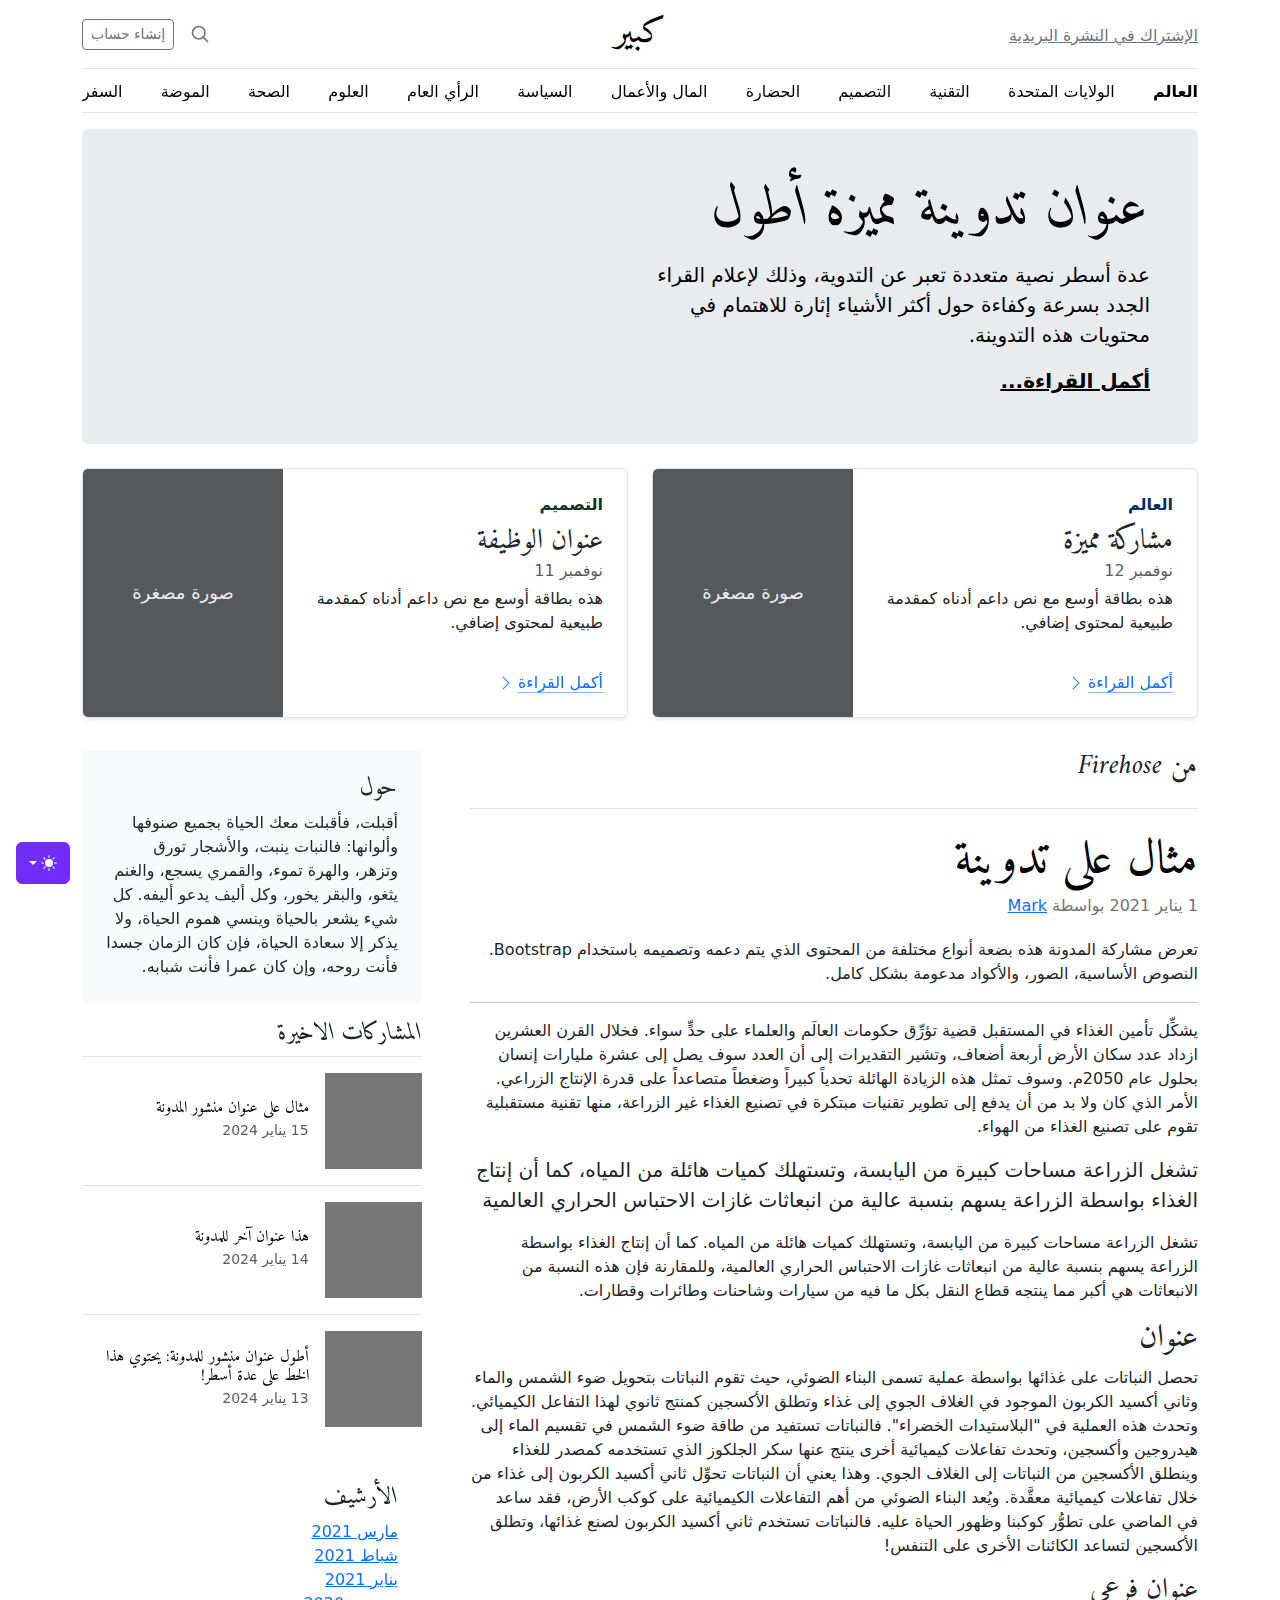
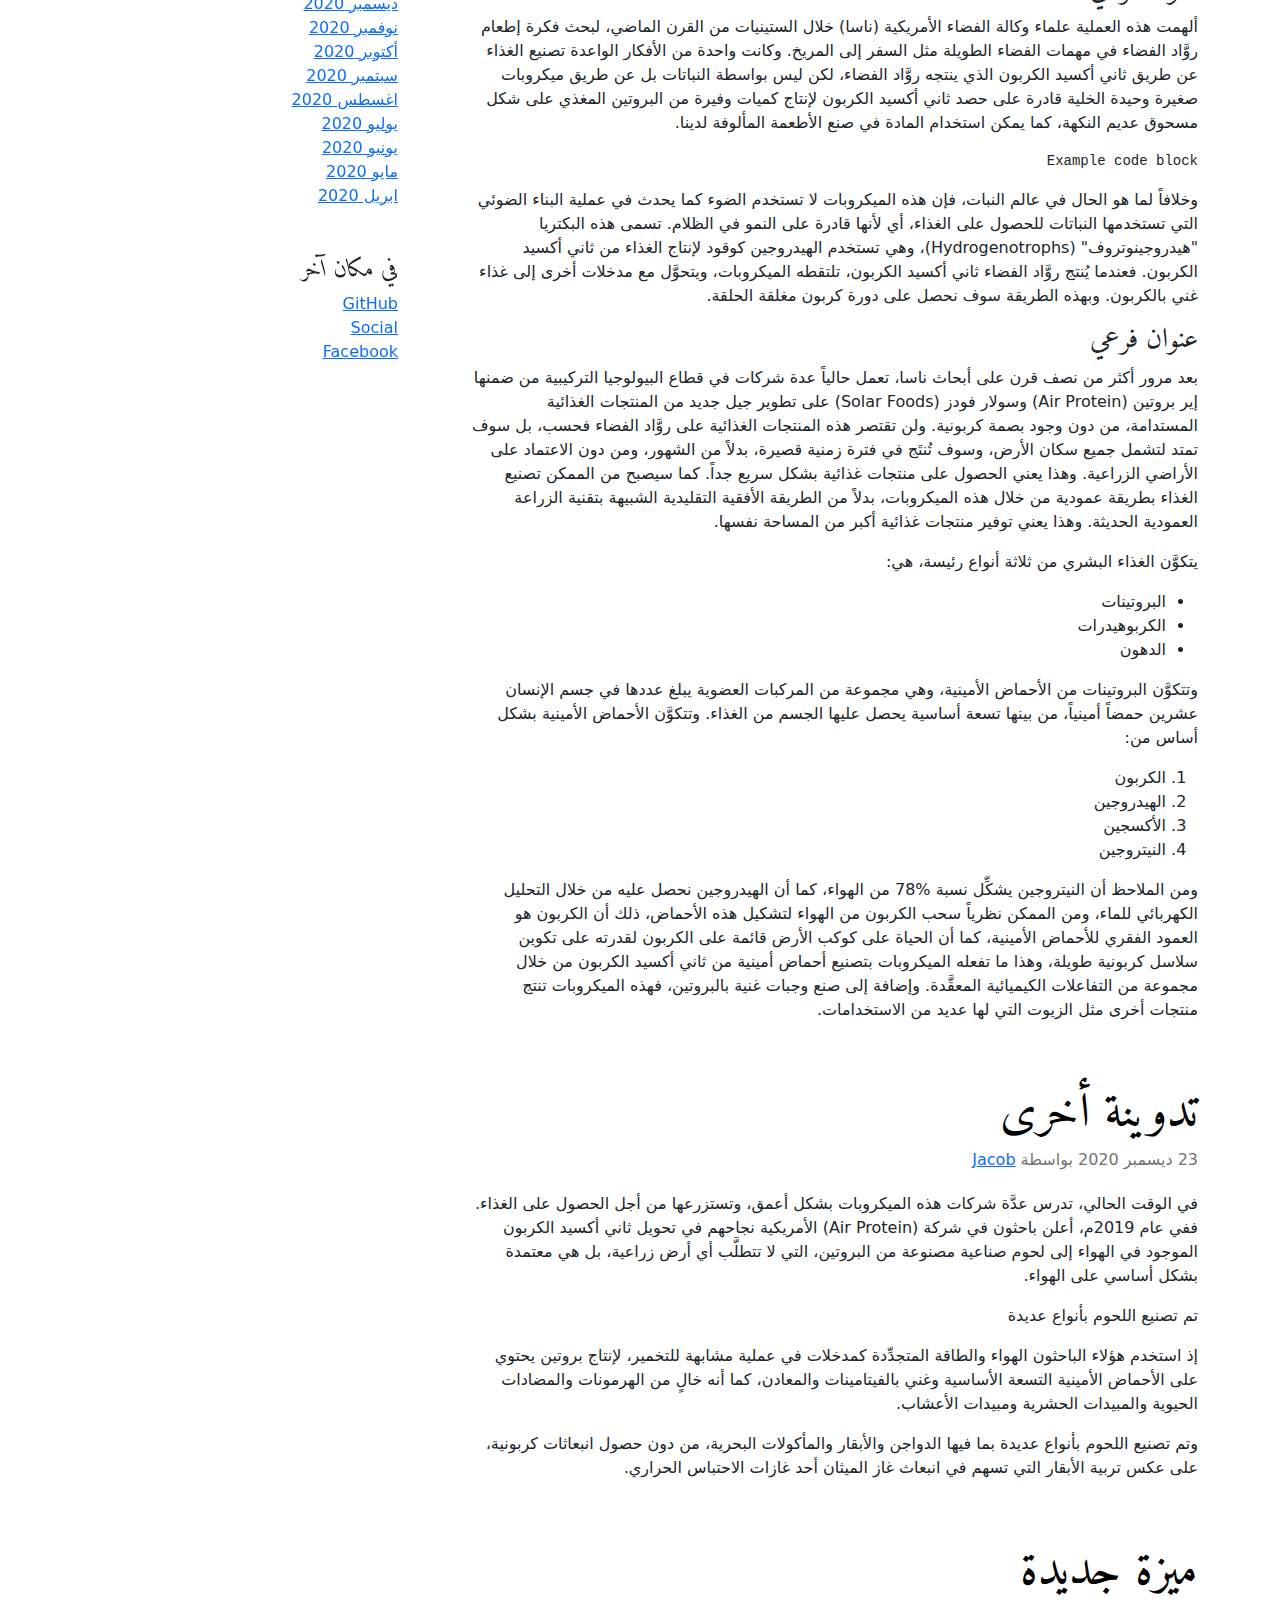
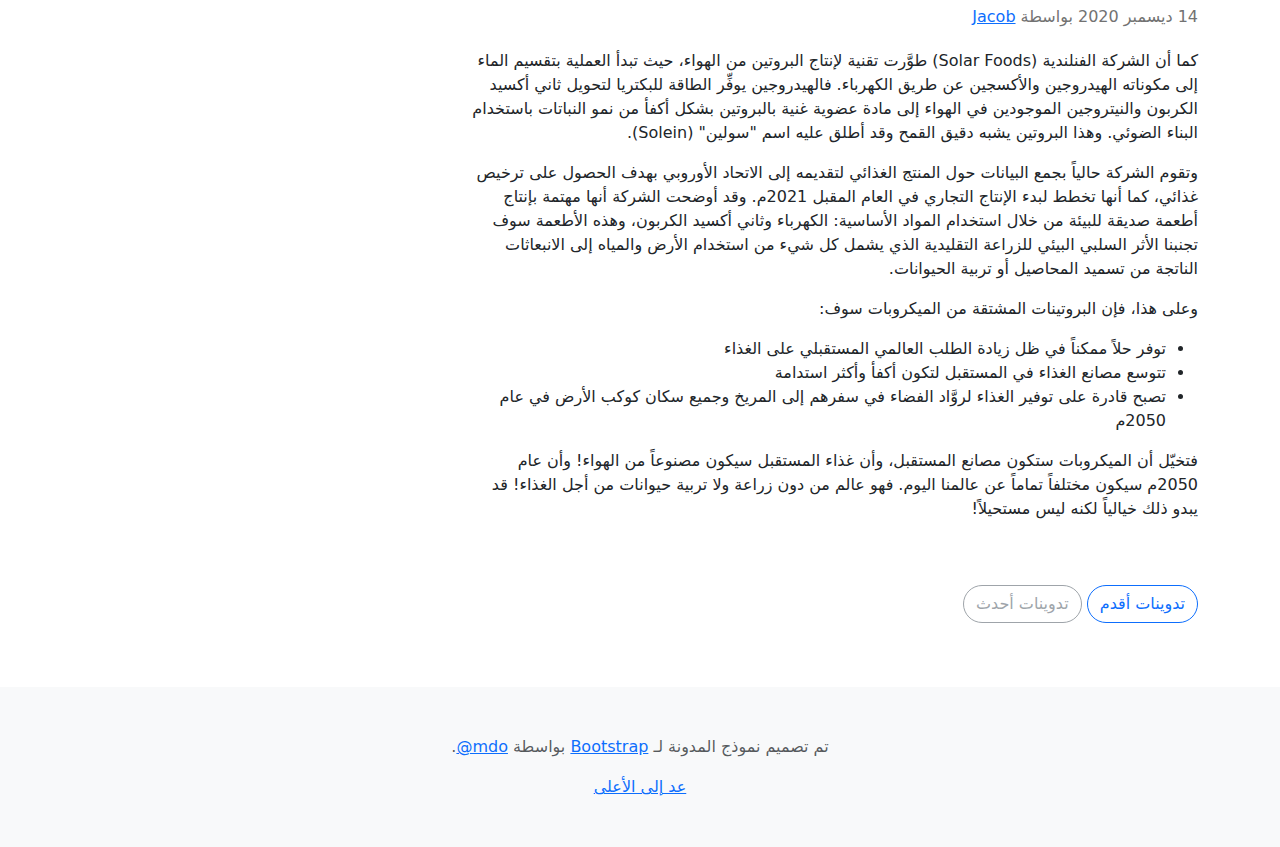
<file: bootstrap/examples/blog-rtl/index.html>
<!doctype html>
<html lang="ar" dir="rtl" data-bs-theme="auto">
  <head>
    <meta charset="utf-8" />
    <meta name="viewport" content="width=device-width, initial-scale=1" />
    <meta name="description" content="" />
    <meta
      name="author"
      content="Mark Otto, Jacob Thornton, and Bootstrap contributors"
    />
    <meta name="generator" content="Astro v5.13.2" />
    <title>قالب المدونة · Bootstrap v5.3</title>
    <link
      rel="canonical"
      href="https://getbootstrap.com/docs/5.3/examples/blog-rtl/"
    />
    <script src="../assets/js/color-modes.js"></script>
    <link href="../assets/dist/css/bootstrap.rtl.min.css" rel="stylesheet" />
    <meta name="theme-color" content="#712cf9" />
    <link
      href="https://fonts.googleapis.com/css?family=Amiri:wght@400;700&display=swap"
      rel="stylesheet"
    />
    <link href="../blog/blog.rtl.css" rel="stylesheet" />
    <style>
      .bd-placeholder-img {
        font-size: 1.125rem;
        text-anchor: middle;
        -webkit-user-select: none;
        -moz-user-select: none;
        user-select: none;
      }
      @media (min-width: 768px) {
        .bd-placeholder-img-lg {
          font-size: 3.5rem;
        }
      }
      .b-example-divider {
        width: 100%;
        height: 3rem;
        background-color: #0000001a;
        border: solid rgba(0, 0, 0, 0.15);
        border-width: 1px 0;
        box-shadow:
          inset 0 0.5em 1.5em #0000001a,
          inset 0 0.125em 0.5em #00000026;
      }
      .b-example-vr {
        flex-shrink: 0;
        width: 1.5rem;
        height: 100vh;
      }
      .bi {
        vertical-align: -0.125em;
        fill: currentColor;
      }
      .nav-scroller {
        position: relative;
        z-index: 2;
        height: 2.75rem;
        overflow-y: hidden;
      }
      .nav-scroller .nav {
        display: flex;
        flex-wrap: nowrap;
        padding-bottom: 1rem;
        margin-top: -1px;
        overflow-x: auto;
        text-align: center;
        white-space: nowrap;
        -webkit-overflow-scrolling: touch;
      }
      .btn-bd-primary {
        --bd-violet-bg: #712cf9;
        --bd-violet-rgb: 112.520718, 44.062154, 249.437846;
        --bs-btn-font-weight: 600;
        --bs-btn-color: var(--bs-white);
        --bs-btn-bg: var(--bd-violet-bg);
        --bs-btn-border-color: var(--bd-violet-bg);
        --bs-btn-hover-color: var(--bs-white);
        --bs-btn-hover-bg: #6528e0;
        --bs-btn-hover-border-color: #6528e0;
        --bs-btn-focus-shadow-rgb: var(--bd-violet-rgb);
        --bs-btn-active-color: var(--bs-btn-hover-color);
        --bs-btn-active-bg: #5a23c8;
        --bs-btn-active-border-color: #5a23c8;
      }
      .bd-mode-toggle {
        z-index: 1500;
      }
      .bd-mode-toggle .bi {
        width: 1em;
        height: 1em;
      }
      .bd-mode-toggle .dropdown-menu .active .bi {
        display: block !important;
      }
    </style>
  </head>
  <body>
    <svg xmlns="http://www.w3.org/2000/svg" class="d-none">
      <symbol id="check2" viewBox="0 0 16 16">
        <path
          d="M13.854 3.646a.5.5 0 0 1 0 .708l-7 7a.5.5 0 0 1-.708 0l-3.5-3.5a.5.5 0 1 1 .708-.708L6.5 10.293l6.646-6.647a.5.5 0 0 1 .708 0z"
        ></path>
      </symbol>
      <symbol id="circle-half" viewBox="0 0 16 16">
        <path
          d="M8 15A7 7 0 1 0 8 1v14zm0 1A8 8 0 1 1 8 0a8 8 0 0 1 0 16z"
        ></path>
      </symbol>
      <symbol id="moon-stars-fill" viewBox="0 0 16 16">
        <path
          d="M6 .278a.768.768 0 0 1 .08.858 7.208 7.208 0 0 0-.878 3.46c0 4.021 3.278 7.277 7.318 7.277.527 0 1.04-.055 1.533-.16a.787.787 0 0 1 .81.316.733.733 0 0 1-.031.893A8.349 8.349 0 0 1 8.344 16C3.734 16 0 12.286 0 7.71 0 4.266 2.114 1.312 5.124.06A.752.752 0 0 1 6 .278z"
        ></path>
        <path
          d="M10.794 3.148a.217.217 0 0 1 .412 0l.387 1.162c.173.518.579.924 1.097 1.097l1.162.387a.217.217 0 0 1 0 .412l-1.162.387a1.734 1.734 0 0 0-1.097 1.097l-.387 1.162a.217.217 0 0 1-.412 0l-.387-1.162A1.734 1.734 0 0 0 9.31 6.593l-1.162-.387a.217.217 0 0 1 0-.412l1.162-.387a1.734 1.734 0 0 0 1.097-1.097l.387-1.162zM13.863.099a.145.145 0 0 1 .274 0l.258.774c.115.346.386.617.732.732l.774.258a.145.145 0 0 1 0 .274l-.774.258a1.156 1.156 0 0 0-.732.732l-.258.774a.145.145 0 0 1-.274 0l-.258-.774a1.156 1.156 0 0 0-.732-.732l-.774-.258a.145.145 0 0 1 0-.274l.774-.258c.346-.115.617-.386.732-.732L13.863.1z"
        ></path>
      </symbol>
      <symbol id="sun-fill" viewBox="0 0 16 16">
        <path
          d="M8 12a4 4 0 1 0 0-8 4 4 0 0 0 0 8zM8 0a.5.5 0 0 1 .5.5v2a.5.5 0 0 1-1 0v-2A.5.5 0 0 1 8 0zm0 13a.5.5 0 0 1 .5.5v2a.5.5 0 0 1-1 0v-2A.5.5 0 0 1 8 13zm8-5a.5.5 0 0 1-.5.5h-2a.5.5 0 0 1 0-1h2a.5.5 0 0 1 .5.5zM3 8a.5.5 0 0 1-.5.5h-2a.5.5 0 0 1 0-1h2A.5.5 0 0 1 3 8zm10.657-5.657a.5.5 0 0 1 0 .707l-1.414 1.415a.5.5 0 1 1-.707-.708l1.414-1.414a.5.5 0 0 1 .707 0zm-9.193 9.193a.5.5 0 0 1 0 .707L3.05 13.657a.5.5 0 0 1-.707-.707l1.414-1.414a.5.5 0 0 1 .707 0zm9.193 2.121a.5.5 0 0 1-.707 0l-1.414-1.414a.5.5 0 0 1 .707-.707l1.414 1.414a.5.5 0 0 1 0 .707zM4.464 4.465a.5.5 0 0 1-.707 0L2.343 3.05a.5.5 0 1 1 .707-.707l1.414 1.414a.5.5 0 0 1 0 .708z"
        ></path>
      </symbol>
    </svg>
    <div
      class="dropdown position-fixed bottom-0 end-0 mb-3 me-3 bd-mode-toggle"
    >
      <button
        class="btn btn-bd-primary py-2 dropdown-toggle d-flex align-items-center"
        id="bd-theme"
        type="button"
        aria-expanded="false"
        data-bs-toggle="dropdown"
        aria-label="Toggle theme (auto)"
      >
        <svg class="bi my-1 theme-icon-active" aria-hidden="true">
          <use href="#circle-half"></use>
        </svg>
        <span class="visually-hidden" id="bd-theme-text">Toggle theme</span>
      </button>
      <ul
        class="dropdown-menu dropdown-menu-end shadow"
        aria-labelledby="bd-theme-text"
      >
        <li>
          <button
            type="button"
            class="dropdown-item d-flex align-items-center"
            data-bs-theme-value="light"
            aria-pressed="false"
          >
            <svg class="bi me-2 opacity-50" aria-hidden="true">
              <use href="#sun-fill"></use>
            </svg>
            Light
            <svg class="bi ms-auto d-none" aria-hidden="true">
              <use href="#check2"></use>
            </svg>
          </button>
        </li>
        <li>
          <button
            type="button"
            class="dropdown-item d-flex align-items-center"
            data-bs-theme-value="dark"
            aria-pressed="false"
          >
            <svg class="bi me-2 opacity-50" aria-hidden="true">
              <use href="#moon-stars-fill"></use>
            </svg>
            Dark
            <svg class="bi ms-auto d-none" aria-hidden="true">
              <use href="#check2"></use>
            </svg>
          </button>
        </li>
        <li>
          <button
            type="button"
            class="dropdown-item d-flex align-items-center active"
            data-bs-theme-value="auto"
            aria-pressed="true"
          >
            <svg class="bi me-2 opacity-50" aria-hidden="true">
              <use href="#circle-half"></use>
            </svg>
            Auto
            <svg class="bi ms-auto d-none" aria-hidden="true">
              <use href="#check2"></use>
            </svg>
          </button>
        </li>
      </ul>
    </div>
    <svg xmlns="http://www.w3.org/2000/svg" class="d-none">
      <symbol
        id="aperture"
        fill="none"
        stroke="currentColor"
        stroke-linecap="round"
        stroke-linejoin="round"
        stroke-width="2"
        viewBox="0 0 24 24"
      >
        <circle cx="12" cy="12" r="10"></circle>
        <path
          d="M14.31 8l5.74 9.94M9.69 8h11.48M7.38 12l5.74-9.94M9.69 16L3.95 6.06M14.31 16H2.83m13.79-4l-5.74 9.94"
        ></path>
      </symbol>
      <symbol id="cart" viewBox="0 0 16 16">
        <path
          d="M0 1.5A.5.5 0 0 1 .5 1H2a.5.5 0 0 1 .485.379L2.89 3H14.5a.5.5 0 0 1 .49.598l-1 5a.5.5 0 0 1-.465.401l-9.397.472L4.415 11H13a.5.5 0 0 1 0 1H4a.5.5 0 0 1-.491-.408L2.01 3.607 1.61 2H.5a.5.5 0 0 1-.5-.5zM3.102 4l.84 4.479 9.144-.459L13.89 4H3.102zM5 12a2 2 0 1 0 0 4 2 2 0 0 0 0-4zm7 0a2 2 0 1 0 0 4 2 2 0 0 0 0-4zm-7 1a1 1 0 1 1 0 2 1 1 0 0 1 0-2zm7 0a1 1 0 1 1 0 2 1 1 0 0 1 0-2z"
        ></path>
      </symbol>
      <symbol id="chevron-right" viewBox="0 0 16 16">
        <path
          fill-rule="evenodd"
          d="M4.646 1.646a.5.5 0 0 1 .708 0l6 6a.5.5 0 0 1 0 .708l-6 6a.5.5 0 0 1-.708-.708L10.293 8 4.646 2.354a.5.5 0 0 1 0-.708z"
        ></path>
      </symbol>
    </svg>
    <div class="container">
      <header class="border-bottom lh-1 py-3">
        <div class="row flex-nowrap justify-content-between align-items-center">
          <div class="col-4 pt-1">
            <a class="link-secondary" href="#">الإشتراك في النشرة البريدية</a>
          </div>
          <div class="col-4 text-center">
            <a
              class="blog-header-logo text-body-emphasis text-decoration-none"
              href="#"
              >كبير</a
            >
          </div>
          <div class="col-4 d-flex justify-content-end align-items-center">
            <a class="link-secondary" href="#" aria-label="بحث">
              <svg
                xmlns="http://www.w3.org/2000/svg"
                width="20"
                height="20"
                fill="none"
                stroke="currentColor"
                stroke-linecap="round"
                stroke-linejoin="round"
                stroke-width="2"
                class="mx-3"
                role="img"
                viewBox="0 0 24 24"
              >
                <title>بحث</title>
                <circle cx="10.5" cy="10.5" r="7.5"></circle>
                <path d="M21 21l-5.2-5.2"></path>
              </svg>
            </a>
            <a class="btn btn-sm btn-outline-secondary" href="#">إنشاء حساب</a>
          </div>
        </div>
      </header>
      <div class="nav-scroller py-1 mb-3 border-bottom">
        <nav class="nav nav-underline justify-content-between">
          <a class="nav-item nav-link link-body-emphasis active" href="#"
            >العالم</a
          >
          <a class="nav-item nav-link link-body-emphasis" href="#"
            >الولايات المتحدة</a
          >
          <a class="nav-item nav-link link-body-emphasis" href="#">التقنية</a>
          <a class="nav-item nav-link link-body-emphasis" href="#">التصميم</a>
          <a class="nav-item nav-link link-body-emphasis" href="#">الحضارة</a>
          <a class="nav-item nav-link link-body-emphasis" href="#"
            >المال والأعمال</a
          >
          <a class="nav-item nav-link link-body-emphasis" href="#">السياسة</a>
          <a class="nav-item nav-link link-body-emphasis" href="#"
            >الرأي العام</a
          >
          <a class="nav-item nav-link link-body-emphasis" href="#">العلوم</a>
          <a class="nav-item nav-link link-body-emphasis" href="#">الصحة</a>
          <a class="nav-item nav-link link-body-emphasis" href="#">الموضة</a>
          <a class="nav-item nav-link link-body-emphasis" href="#">السفر</a>
        </nav>
      </div>
    </div>
    <main class="container">
      <div class="p-4 p-md-5 mb-4 rounded text-body-emphasis bg-body-secondary">
        <div class="col-lg-6 px-0">
          <h1 class="display-4 fst-italic">عنوان تدوينة مميزة أطول</h1>
          <p class="lead my-3">
            عدة أسطر نصية متعددة تعبر عن التدوية، وذلك لإعلام القراء الجدد بسرعة
            وكفاءة حول أكثر الأشياء إثارة للاهتمام في محتويات هذه التدوينة.
          </p>
          <p class="lead mb-0">
            <a href="#" class="text-body-emphasis fw-bold">أكمل القراءة...</a>
          </p>
        </div>
      </div>
      <div class="row mb-2">
        <div class="col-md-6">
          <div
            class="row g-0 border rounded overflow-hidden flex-md-row mb-4 shadow-sm h-md-250 position-relative"
          >
            <div class="col p-4 d-flex flex-column position-static">
              <strong class="d-inline-block mb-2 text-primary-emphasis"
                >العالم</strong
              >
              <h3 class="mb-0">مشاركة مميزة</h3>
              <div class="mb-1 text-body-secondary">نوفمبر 12</div>
              <p class="card-text mb-auto">
                هذه بطاقة أوسع مع نص داعم أدناه كمقدمة طبيعية لمحتوى إضافي.
              </p>
              <a
                href="#"
                class="icon-link gap-1 icon-link-hover stretched-link"
              >
                أكمل القراءة
                <svg class="bi" aria-hidden="true">
                  <use xlink:href="#chevron-right"></use>
                </svg>
              </a>
            </div>
            <div class="col-auto d-none d-lg-block">
              <svg
                aria-label="Placeholder: صورة مصغرة"
                class="bd-placeholder-img"
                height="250"
                preserveAspectRatio="xMidYMid slice"
                role="img"
                width="200"
                xmlns="http://www.w3.org/2000/svg"
              >
                <title>Placeholder</title>
                <rect width="100%" height="100%" fill="#55595c"></rect>
                <text x="50%" y="50%" fill="#eceeef" dy=".3em">صورة مصغرة</text>
              </svg>
            </div>
          </div>
        </div>
        <div class="col-md-6">
          <div
            class="row g-0 border rounded overflow-hidden flex-md-row mb-4 shadow-sm h-md-250 position-relative"
          >
            <div class="col p-4 d-flex flex-column position-static">
              <strong class="d-inline-block mb-2 text-success-emphasis"
                >التصميم</strong
              >
              <h3 class="mb-0">عنوان الوظيفة</h3>
              <div class="mb-1 text-body-secondary">نوفمبر 11</div>
              <p class="mb-auto">
                هذه بطاقة أوسع مع نص داعم أدناه كمقدمة طبيعية لمحتوى إضافي.
              </p>
              <a
                href="#"
                class="icon-link gap-1 icon-link-hover stretched-link"
              >
                أكمل القراءة
                <svg class="bi" aria-hidden="true">
                  <use xlink:href="#chevron-right"></use>
                </svg>
              </a>
            </div>
            <div class="col-auto d-none d-lg-block">
              <svg
                aria-label="Placeholder: صورة مصغرة"
                class="bd-placeholder-img"
                height="250"
                preserveAspectRatio="xMidYMid slice"
                role="img"
                width="200"
                xmlns="http://www.w3.org/2000/svg"
              >
                <title>Placeholder</title>
                <rect width="100%" height="100%" fill="#55595c"></rect>
                <text x="50%" y="50%" fill="#eceeef" dy=".3em">صورة مصغرة</text>
              </svg>
            </div>
          </div>
        </div>
      </div>
      <div class="row g-5">
        <div class="col-md-8">
          <h3 class="pb-4 mb-4 fst-italic border-bottom">من Firehose</h3>
          <article class="blog-post">
            <h2 class="display-5 link-body-emphasis mb-1">مثال على تدوينة</h2>
            <p class="blog-post-meta">
              1 يناير 2021 بواسطة <a href="#"> Mark </a>
            </p>
            <p>
              تعرض مشاركة المدونة هذه بضعة أنواع مختلفة من المحتوى الذي يتم دعمه
              وتصميمه باستخدام Bootstrap. النصوص الأساسية، الصور، والأكواد
              مدعومة بشكل كامل.
            </p>
            <hr />
            <p>
              يشكِّل تأمين الغذاء في المستقبل قضية تؤرِّق حكومات العالَم
              والعلماء على حدٍّ سواء. فخلال القرن العشرين ازداد عدد سكان الأرض
              أربعة أضعاف، وتشير التقديرات إلى أن العدد سوف يصل إلى عشرة مليارات
              إنسان بحلول عام 2050م. وسوف تمثل هذه الزيادة الهائلة تحدياً كبيراً
              وضغطاً متصاعداً على قدرة الإنتاج الزراعي. الأمر الذي كان ولا بد من
              أن يدفع إلى تطوير تقنيات مبتكرة في تصنيع الغذاء غير الزراعة، منها
              تقنية مستقبلية تقوم على تصنيع الغذاء من الهواء.
            </p>
            <blockquote class="blockquote">
              <p>
                تشغل الزراعة مساحات كبيرة من اليابسة، وتستهلك كميات هائلة من
                المياه، كما أن إنتاج الغذاء بواسطة الزراعة يسهم بنسبة عالية من
                انبعاثات غازات الاحتباس الحراري العالمية
              </p>
            </blockquote>
            <p>
              تشغل الزراعة مساحات كبيرة من اليابسة، وتستهلك كميات هائلة من
              المياه. كما أن إنتاج الغذاء بواسطة الزراعة يسهم بنسبة عالية من
              انبعاثات غازات الاحتباس الحراري العالمية، وللمقارنة فإن هذه النسبة
              من الانبعاثات هي أكبر مما ينتجه قطاع النقل بكل ما فيه من سيارات
              وشاحنات وطائرات وقطارات.
            </p>
            <h2>عنوان</h2>
            <p>
              تحصل النباتات على غذائها بواسطة عملية تسمى البناء الضوئي، حيث تقوم
              النباتات بتحويل ضوء الشمس والماء وثاني أكسيد الكربون الموجود في
              الغلاف الجوي إلى غذاء وتطلق الأكسجين كمنتج ثانوي لهذا التفاعل
              الكيميائي. وتحدث هذه العملية في "البلاستيدات الخضراء". فالنباتات
              تستفيد من طاقة ضوء الشمس في تقسيم الماء إلى هيدروجين وأكسجين،
              وتحدث تفاعلات كيميائية أخرى ينتج عنها سكر الجلكوز الذي تستخدمه
              كمصدر للغذاء وينطلق الأكسجين من النباتات إلى الغلاف الجوي. وهذا
              يعني أن النباتات تحوِّل ثاني أكسيد الكربون إلى غذاء من خلال
              تفاعلات كيميائية معقَّدة. ويُعد البناء الضوئي من أهم التفاعلات
              الكيميائية على كوكب الأرض، فقد ساعد في الماضي على تطوُّر كوكبنا
              وظهور الحياة عليه. فالنباتات تستخدم ثاني أكسيد الكربون لصنع
              غذائها، وتطلق الأكسجين لتساعد الكائنات الأخرى على التنفس!
            </p>
            <h3>عنوان فرعي</h3>
            <p>
              ألهمت هذه العملية علماء وكالة الفضاء الأمريكية (ناسا) خلال
              الستينيات من القرن الماضي، لبحث فكرة إطعام روَّاد الفضاء في مهمات
              الفضاء الطويلة مثل السفر إلى المريخ. وكانت واحدة من الأفكار
              الواعدة تصنيع الغذاء عن طريق ثاني أكسيد الكربون الذي ينتجه روَّاد
              الفضاء، لكن ليس بواسطة النباتات بل عن طريق ميكروبات صغيرة وحيدة
              الخلية قادرة على حصد ثاني أكسيد الكربون لإنتاج كميات وفيرة من
              البروتين المغذي على شكل مسحوق عديم النكهة، كما يمكن استخدام المادة
              في صنع الأطعمة المألوفة لدينا.
            </p>
            <pre><code>Example code block</code></pre>
            <p>
              وخلافاً لما هو الحال في عالم النبات، فإن هذه الميكروبات لا تستخدم
              الضوء كما يحدث في عملية البناء الضوئي التي تستخدمها النباتات
              للحصول على الغذاء، أي لأنها قادرة على النمو في الظلام. تسمى هذه
              البكتريا "هيدروجينوتروف" (Hydrogenotrophs)، وهي تستخدم الهيدروجين
              كوقود لإنتاج الغذاء من ثاني أكسيد الكربون. فعندما يُنتج روَّاد
              الفضاء ثاني أكسيد الكربون، تلتقطه الميكروبات، ويتحوَّل مع مدخلات
              أخرى إلى غذاء غني بالكربون. وبهذه الطريقة سوف نحصل على دورة كربون
              مغلقة الحلقة.
            </p>
            <h3>عنوان فرعي</h3>
            <p>
              بعد مرور أكثر من نصف قرن على أبحاث ناسا، تعمل حالياً عدة شركات في
              قطاع البيولوجيا التركيبية من ضمنها إير بروتين (Air Protein) وسولار
              فودز (Solar Foods) على تطوير جيل جديد من المنتجات الغذائية
              المستدامة، من دون وجود بصمة كربونية. ولن تقتصر هذه المنتجات
              الغذائية على روَّاد الفضاء فحسب، بل سوف تمتد لتشمل جميع سكان
              الأرض، وسوف تُنتَج في فترة زمنية قصيرة، بدلاً من الشهور، ومن دون
              الاعتماد على الأراضي الزراعية. وهذا يعني الحصول على منتجات غذائية
              بشكل سريع جداً. كما سيصبح من الممكن تصنيع الغذاء بطريقة عمودية من
              خلال هذه الميكروبات، بدلاً من الطريقة الأفقية التقليدية الشبيهة
              بتقنية الزراعة العمودية الحديثة. وهذا يعني توفير منتجات غذائية
              أكبر من المساحة نفسها.
            </p>
            <p>يتكوَّن الغذاء البشري من ثلاثة أنواع رئيسة، هي:</p>
            <ul>
              <li>البروتينات</li>
              <li>الكربوهيدرات</li>
              <li>الدهون</li>
            </ul>
            <p>
              وتتكوَّن البروتينات من الأحماض الأمينية، وهي مجموعة من المركبات
              العضوية يبلغ عددها في جسم الإنسان عشرين حمضاً أمينياً، من بينها
              تسعة أساسية يحصل عليها الجسم من الغذاء. وتتكوَّن الأحماض الأمينية
              بشكل أساس من:
            </p>
            <ol>
              <li>الكربون</li>
              <li>الهيدروجين</li>
              <li>الأكسجين</li>
              <li>النيتروجين</li>
            </ol>
            <p>
              ومن الملاحظ أن النيتروجين يشكِّل نسبة %78 من الهواء، كما أن
              الهيدروجين نحصل عليه من خلال التحليل الكهربائي للماء، ومن الممكن
              نظرياً سحب الكربون من الهواء لتشكيل هذه الأحماض، ذلك أن الكربون هو
              العمود الفقري للأحماض الأمينية، كما أن الحياة على كوكب الأرض قائمة
              على الكربون لقدرته على تكوين سلاسل كربونية طويلة، وهذا ما تفعله
              الميكروبات بتصنيع أحماض أمينية من ثاني أكسيد الكربون من خلال
              مجموعة من التفاعلات الكيميائية المعقَّدة. وإضافة إلى صنع وجبات
              غنية بالبروتين، فهذه الميكروبات تنتج منتجات أخرى مثل الزيوت التي
              لها عديد من الاستخدامات.
            </p>
          </article>
          <article class="blog-post">
            <h2 class="display-5 link-body-emphasis mb-1">تدوينة أخرى</h2>
            <p class="blog-post-meta">
              23 ديسمبر 2020 بواسطة <a href="#">Jacob</a>
            </p>
            <p>
              في الوقت الحالي، تدرس عدَّة شركات هذه الميكروبات بشكل أعمق،
              وتستزرعها من أجل الحصول على الغذاء. ففي عام 2019م، أعلن باحثون في
              شركة (Air Protein) الأمريكية نجاحهم في تحويل ثاني أكسيد الكربون
              الموجود في الهواء إلى لحوم صناعية مصنوعة من البروتين، التي لا
              تتطلَّب أي أرض زراعية، بل هي معتمدة بشكل أساسي على الهواء.
            </p>
            <blockquote><p>تم تصنيع اللحوم بأنواع عديدة</p></blockquote>
            <p>
              إذ استخدم هؤلاء الباحثون الهواء والطاقة المتجدِّدة كمدخلات في
              عملية مشابهة للتخمير، لإنتاج بروتين يحتوي على الأحماض الأمينية
              التسعة الأساسية وغني بالفيتامينات والمعادن، كما أنه خالٍ من
              الهرمونات والمضادات الحيوية والمبيدات الحشرية ومبيدات الأعشاب.
            </p>
            <p>
              وتم تصنيع اللحوم بأنواع عديدة بما فيها الدواجن والأبقار والمأكولات
              البحرية، من دون حصول انبعاثات كربونية، على عكس تربية الأبقار التي
              تسهم في انبعاث غاز الميثان أحد غازات الاحتباس الحراري.
            </p>
          </article>
          <article class="blog-post">
            <h2 class="display-5 link-body-emphasis mb-1">ميزة جديدة</h2>
            <p class="blog-post-meta">
              14 ديسمبر 2020 بواسطة <a href="#">Jacob</a>
            </p>
            <p>
              كما أن الشركة الفنلندية (Solar Foods) طوَّرت تقنية لإنتاج البروتين
              من الهواء، حيث تبدأ العملية بتقسيم الماء إلى مكوناته الهيدروجين
              والأكسجين عن طريق الكهرباء. فالهيدروجين يوفِّر الطاقة للبكتريا
              لتحويل ثاني أكسيد الكربون والنيتروجين الموجودين في الهواء إلى مادة
              عضوية غنية بالبروتين بشكل أكفأ من نمو النباتات باستخدام البناء
              الضوئي. وهذا البروتين يشبه دقيق القمح وقد أطلق عليه اسم "سولين"
              (Solein).
            </p>
            <p>
              وتقوم الشركة حالياً بجمع البيانات حول المنتج الغذائي لتقديمه إلى
              الاتحاد الأوروبي بهدف الحصول على ترخيص غذائي، كما أنها تخطط لبدء
              الإنتاج التجاري في العام المقبل 2021م. وقد أوضحت الشركة أنها مهتمة
              بإنتاج أطعمة صديقة للبيئة من خلال استخدام المواد الأساسية:
              الكهرباء وثاني أكسيد الكربون، وهذه الأطعمة سوف تجنبنا الأثر السلبي
              البيئي للزراعة التقليدية الذي يشمل كل شيء من استخدام الأرض والمياه
              إلى الانبعاثات الناتجة من تسميد المحاصيل أو تربية الحيوانات.
            </p>
            <p>وعلى هذا، فإن البروتينات المشتقة من الميكروبات سوف:</p>
            <ul>
              <li>
                توفر حلاً ممكناً في ظل زيادة الطلب العالمي المستقبلي على الغذاء
              </li>
              <li>تتوسع مصانع الغذاء في المستقبل لتكون أكفأ وأكثر استدامة</li>
              <li>
                تصبح قادرة على توفير الغذاء لروَّاد الفضاء في سفرهم إلى المريخ
                وجميع سكان كوكب الأرض في عام 2050م
              </li>
            </ul>
            <p>
              فتخيّل أن الميكروبات ستكون مصانع المستقبل، وأن غذاء المستقبل سيكون
              مصنوعاً من الهواء! وأن عام 2050م سيكون مختلفاً تماماً عن عالمنا
              اليوم. فهو عالم من دون زراعة ولا تربية حيوانات من أجل الغذاء! قد
              يبدو ذلك خيالياً لكنه ليس مستحيلاً!
            </p>
          </article>
          <nav class="blog-pagination" aria-label="Pagination">
            <a class="btn btn-outline-primary rounded-pill" href="#"
              >تدوينات أقدم</a
            >
            <a
              class="btn btn-outline-secondary rounded-pill disabled"
              aria-disabled="true"
              >تدوينات أحدث</a
            >
          </nav>
        </div>
        <div class="col-md-4">
          <div class="position-sticky" style="top: 2rem">
            <div class="p-4 mb-3 bg-body-tertiary rounded">
              <h4 class="fst-italic">حول</h4>
              <p class="mb-0">
                أقبلت، فأقبلت معك الحياة بجميع صنوفها وألوانها: فالنبات ينبت،
                والأشجار تورق وتزهر، والهرة تموء، والقمري يسجع، والغنم يثغو،
                والبقر يخور، وكل أليف يدعو أليفه. كل شيء يشعر بالحياة وينسي هموم
                الحياة، ولا يذكر إلا سعادة الحياة، فإن كان الزمان جسدا فأنت
                روحه، وإن كان عمرا فأنت شبابه.
              </p>
            </div>
            <div>
              <h4 class="fst-italic">المشاركات الاخيرة</h4>
              <ul class="list-unstyled">
                <li>
                  <a
                    class="d-flex flex-column flex-lg-row gap-3 align-items-start align-items-lg-center py-3 link-body-emphasis text-decoration-none border-top"
                    href="#"
                  >
                    <svg
                      aria-hidden="true"
                      class="bd-placeholder-img"
                      height="96"
                      preserveAspectRatio="xMidYMid slice"
                      width="100%"
                      xmlns="http://www.w3.org/2000/svg"
                    >
                      <rect width="100%" height="100%" fill="#777"></rect>
                    </svg>
                    <div class="col-lg-8">
                      <h6 class="mb-0">مثال على عنوان منشور المدونة</h6>
                      <small class="text-body-secondary">15 يناير 2024</small>
                    </div>
                  </a>
                </li>
                <li>
                  <a
                    class="d-flex flex-column flex-lg-row gap-3 align-items-start align-items-lg-center py-3 link-body-emphasis text-decoration-none border-top"
                    href="#"
                  >
                    <svg
                      aria-hidden="true"
                      class="bd-placeholder-img"
                      height="96"
                      preserveAspectRatio="xMidYMid slice"
                      width="100%"
                      xmlns="http://www.w3.org/2000/svg"
                    >
                      <rect width="100%" height="100%" fill="#777"></rect>
                    </svg>
                    <div class="col-lg-8">
                      <h6 class="mb-0">هذا عنوان آخر للمدونة</h6>
                      <small class="text-body-secondary">14 يناير 2024</small>
                    </div>
                  </a>
                </li>
                <li>
                  <a
                    class="d-flex flex-column flex-lg-row gap-3 align-items-start align-items-lg-center py-3 link-body-emphasis text-decoration-none border-top"
                    href="#"
                  >
                    <svg
                      aria-hidden="true"
                      class="bd-placeholder-img"
                      height="96"
                      preserveAspectRatio="xMidYMid slice"
                      width="100%"
                      xmlns="http://www.w3.org/2000/svg"
                    >
                      <rect width="100%" height="100%" fill="#777"></rect>
                    </svg>
                    <div class="col-lg-8">
                      <h6 class="mb-0">
                        أطول عنوان منشور للمدونة: يحتوي هذا الخط على عدة أسطر!
                      </h6>
                      <small class="text-body-secondary">13 يناير 2024</small>
                    </div>
                  </a>
                </li>
              </ul>
            </div>
            <div class="p-4">
              <h4 class="fst-italic">الأرشيف</h4>
              <ol class="list-unstyled mb-0">
                <li><a href="#">مارس 2021</a></li>
                <li><a href="#">شباط 2021</a></li>
                <li><a href="#">يناير 2021</a></li>
                <li><a href="#">ديسمبر 2020</a></li>
                <li><a href="#">نوفمبر 2020</a></li>
                <li><a href="#">أكتوبر 2020</a></li>
                <li><a href="#">سبتمبر 2020</a></li>
                <li><a href="#">اغسطس 2020</a></li>
                <li><a href="#">يوليو 2020</a></li>
                <li><a href="#">يونيو 2020</a></li>
                <li><a href="#">مايو 2020</a></li>
                <li><a href="#">ابريل 2020</a></li>
              </ol>
            </div>
            <div class="p-4">
              <h4 class="fst-italic">في مكان آخر</h4>
              <ol class="list-unstyled">
                <li><a href="#">GitHub</a></li>
                <li><a href="#">Social</a></li>
                <li><a href="#">Facebook</a></li>
              </ol>
            </div>
          </div>
        </div>
      </div>
    </main>
    <footer class="py-5 text-center text-body-secondary bg-body-tertiary">
      <p>
        تم تصميم نموذج المدونة لـ
        <a href="https://getbootstrap.com/">Bootstrap</a> بواسطة
        <a href="https://x.com/mdo"><bdi lang="en" dir="ltr">@mdo</bdi></a
        >.
      </p>
      <p class="mb-0"><a href="#">عد إلى الأعلى</a></p>
    </footer>
    <script
      src="../assets/dist/js/bootstrap.bundle.min.js"
      class="astro-vvvwv3sm"
    ></script>
  </body>
</html>
</file>
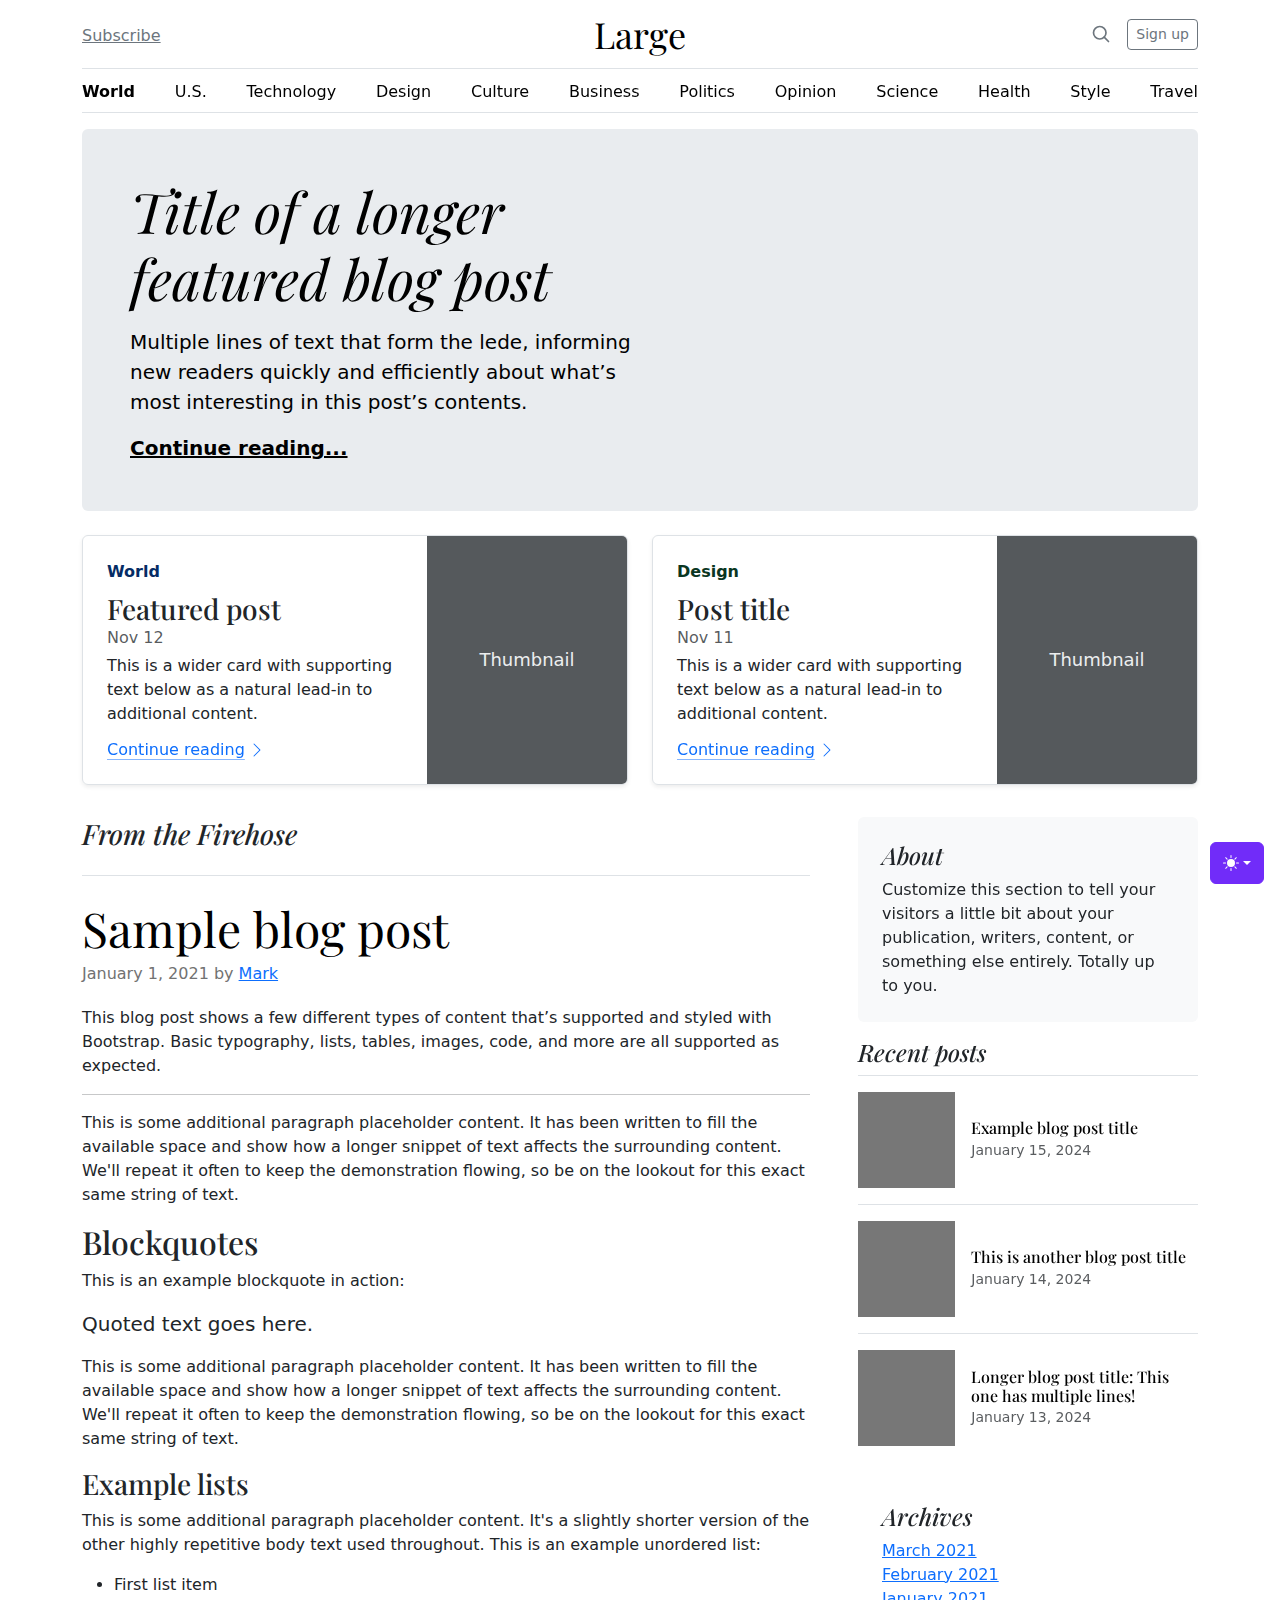
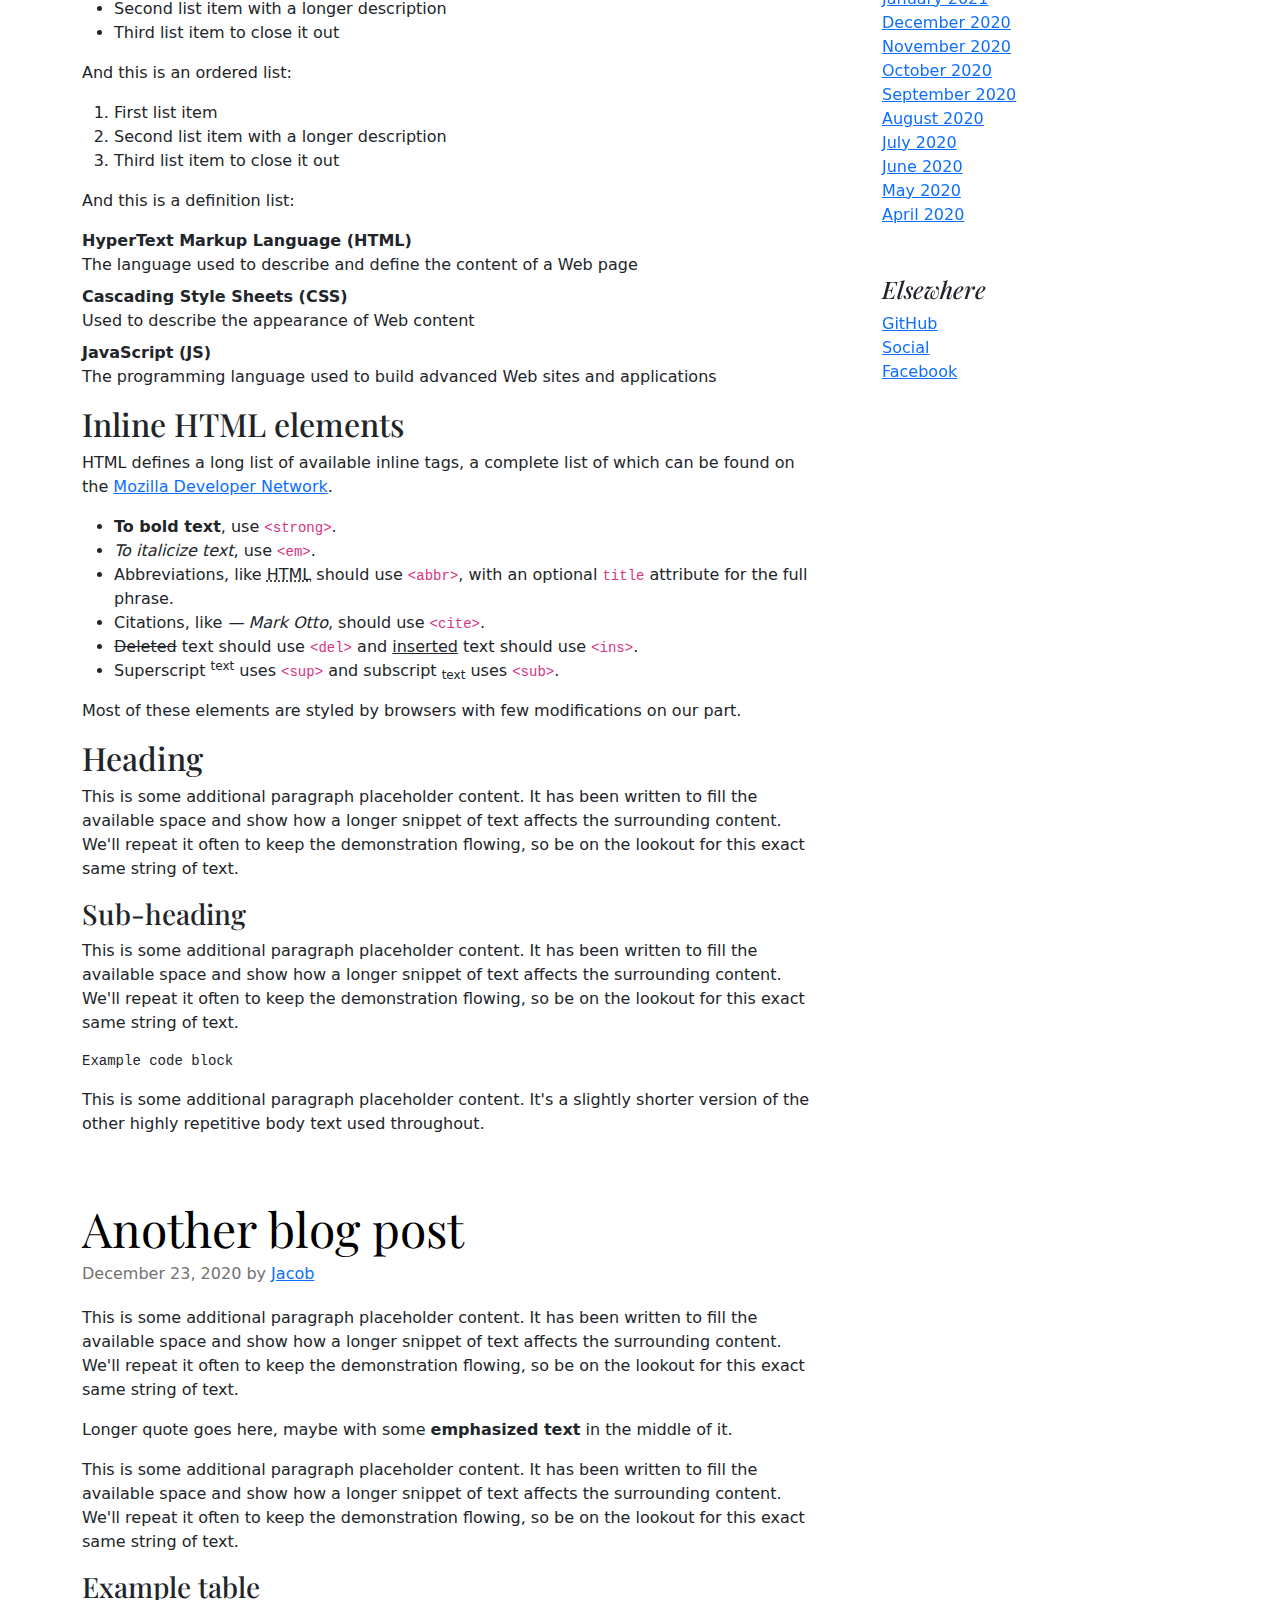
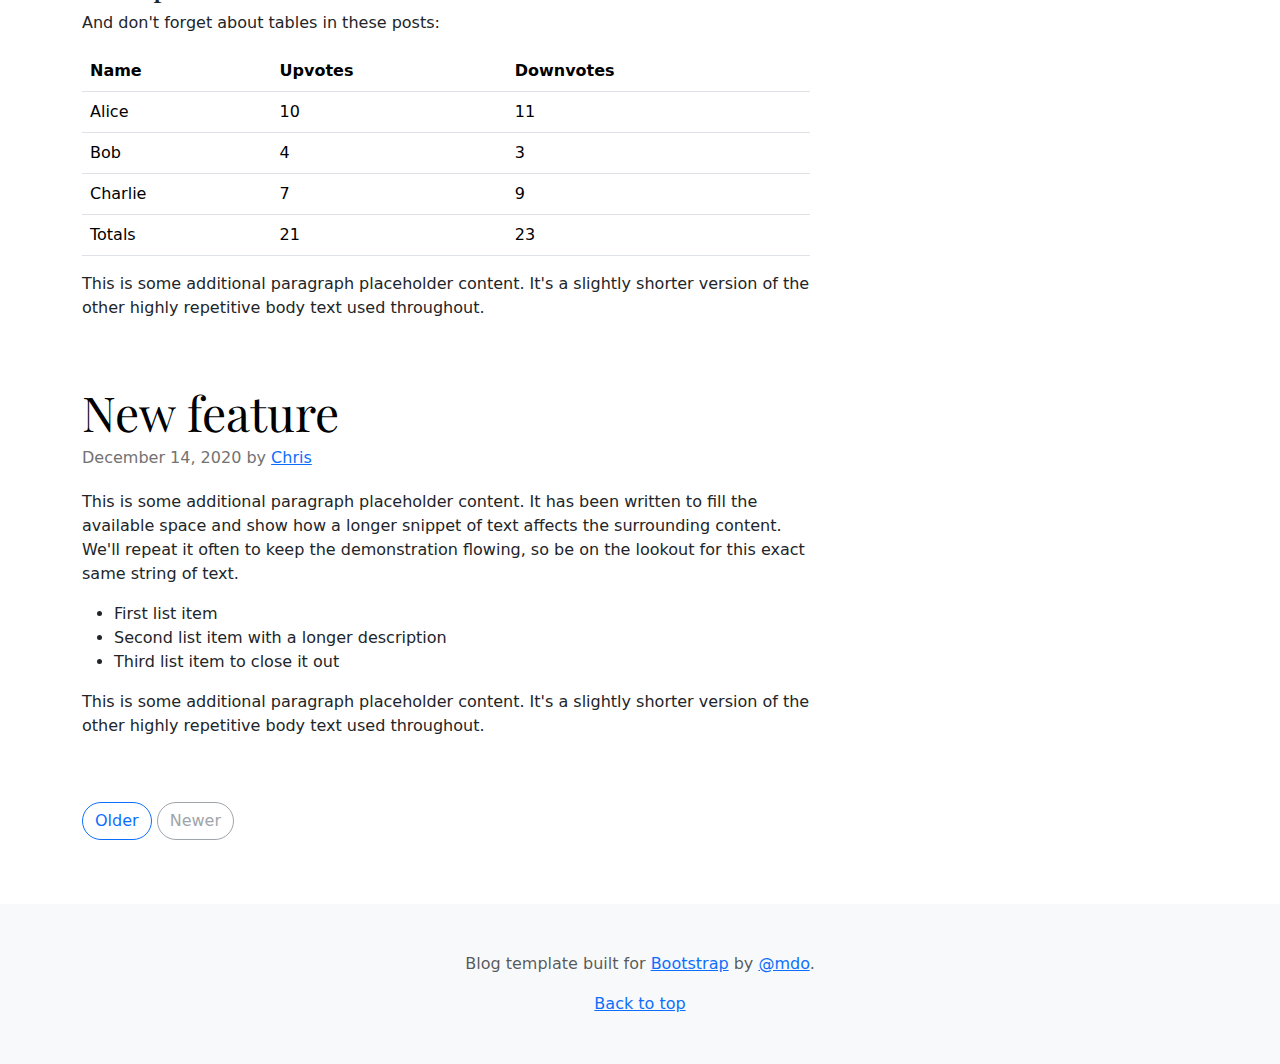
<file: bootstrap/examples/blog/index.html>
<!doctype html>
<html lang="en" data-bs-theme="auto">
  <head>
    <meta charset="utf-8" />
    <meta name="viewport" content="width=device-width, initial-scale=1" />
    <meta name="description" content="" />
    <meta
      name="author"
      content="Mark Otto, Jacob Thornton, and Bootstrap contributors"
    />
    <meta name="generator" content="Astro v5.13.2" />
    <title>Blog Template · Bootstrap v5.3</title>
    <link
      rel="canonical"
      href="https://getbootstrap.com/docs/5.3/examples/blog/"
    />
    <script src="../assets/js/color-modes.js"></script>
    <link href="../assets/dist/css/bootstrap.min.css" rel="stylesheet" />
    <meta name="theme-color" content="#712cf9" />
    <link
      href="https://fonts.googleapis.com/css?family=Playfair+Display:700,900&display=swap"
      rel="stylesheet"
    />
    <link href="blog.css" rel="stylesheet" />
    <style>
      .bd-placeholder-img {
        font-size: 1.125rem;
        text-anchor: middle;
        -webkit-user-select: none;
        -moz-user-select: none;
        user-select: none;
      }
      @media (min-width: 768px) {
        .bd-placeholder-img-lg {
          font-size: 3.5rem;
        }
      }
      .b-example-divider {
        width: 100%;
        height: 3rem;
        background-color: #0000001a;
        border: solid rgba(0, 0, 0, 0.15);
        border-width: 1px 0;
        box-shadow:
          inset 0 0.5em 1.5em #0000001a,
          inset 0 0.125em 0.5em #00000026;
      }
      .b-example-vr {
        flex-shrink: 0;
        width: 1.5rem;
        height: 100vh;
      }
      .bi {
        vertical-align: -0.125em;
        fill: currentColor;
      }
      .nav-scroller {
        position: relative;
        z-index: 2;
        height: 2.75rem;
        overflow-y: hidden;
      }
      .nav-scroller .nav {
        display: flex;
        flex-wrap: nowrap;
        padding-bottom: 1rem;
        margin-top: -1px;
        overflow-x: auto;
        text-align: center;
        white-space: nowrap;
        -webkit-overflow-scrolling: touch;
      }
      .btn-bd-primary {
        --bd-violet-bg: #712cf9;
        --bd-violet-rgb: 112.520718, 44.062154, 249.437846;
        --bs-btn-font-weight: 600;
        --bs-btn-color: var(--bs-white);
        --bs-btn-bg: var(--bd-violet-bg);
        --bs-btn-border-color: var(--bd-violet-bg);
        --bs-btn-hover-color: var(--bs-white);
        --bs-btn-hover-bg: #6528e0;
        --bs-btn-hover-border-color: #6528e0;
        --bs-btn-focus-shadow-rgb: var(--bd-violet-rgb);
        --bs-btn-active-color: var(--bs-btn-hover-color);
        --bs-btn-active-bg: #5a23c8;
        --bs-btn-active-border-color: #5a23c8;
      }
      .bd-mode-toggle {
        z-index: 1500;
      }
      .bd-mode-toggle .bi {
        width: 1em;
        height: 1em;
      }
      .bd-mode-toggle .dropdown-menu .active .bi {
        display: block !important;
      }
    </style>
  </head>
  <body>
    <svg xmlns="http://www.w3.org/2000/svg" class="d-none">
      <symbol id="check2" viewBox="0 0 16 16">
        <path
          d="M13.854 3.646a.5.5 0 0 1 0 .708l-7 7a.5.5 0 0 1-.708 0l-3.5-3.5a.5.5 0 1 1 .708-.708L6.5 10.293l6.646-6.647a.5.5 0 0 1 .708 0z"
        ></path>
      </symbol>
      <symbol id="circle-half" viewBox="0 0 16 16">
        <path
          d="M8 15A7 7 0 1 0 8 1v14zm0 1A8 8 0 1 1 8 0a8 8 0 0 1 0 16z"
        ></path>
      </symbol>
      <symbol id="moon-stars-fill" viewBox="0 0 16 16">
        <path
          d="M6 .278a.768.768 0 0 1 .08.858 7.208 7.208 0 0 0-.878 3.46c0 4.021 3.278 7.277 7.318 7.277.527 0 1.04-.055 1.533-.16a.787.787 0 0 1 .81.316.733.733 0 0 1-.031.893A8.349 8.349 0 0 1 8.344 16C3.734 16 0 12.286 0 7.71 0 4.266 2.114 1.312 5.124.06A.752.752 0 0 1 6 .278z"
        ></path>
        <path
          d="M10.794 3.148a.217.217 0 0 1 .412 0l.387 1.162c.173.518.579.924 1.097 1.097l1.162.387a.217.217 0 0 1 0 .412l-1.162.387a1.734 1.734 0 0 0-1.097 1.097l-.387 1.162a.217.217 0 0 1-.412 0l-.387-1.162A1.734 1.734 0 0 0 9.31 6.593l-1.162-.387a.217.217 0 0 1 0-.412l1.162-.387a1.734 1.734 0 0 0 1.097-1.097l.387-1.162zM13.863.099a.145.145 0 0 1 .274 0l.258.774c.115.346.386.617.732.732l.774.258a.145.145 0 0 1 0 .274l-.774.258a1.156 1.156 0 0 0-.732.732l-.258.774a.145.145 0 0 1-.274 0l-.258-.774a1.156 1.156 0 0 0-.732-.732l-.774-.258a.145.145 0 0 1 0-.274l.774-.258c.346-.115.617-.386.732-.732L13.863.1z"
        ></path>
      </symbol>
      <symbol id="sun-fill" viewBox="0 0 16 16">
        <path
          d="M8 12a4 4 0 1 0 0-8 4 4 0 0 0 0 8zM8 0a.5.5 0 0 1 .5.5v2a.5.5 0 0 1-1 0v-2A.5.5 0 0 1 8 0zm0 13a.5.5 0 0 1 .5.5v2a.5.5 0 0 1-1 0v-2A.5.5 0 0 1 8 13zm8-5a.5.5 0 0 1-.5.5h-2a.5.5 0 0 1 0-1h2a.5.5 0 0 1 .5.5zM3 8a.5.5 0 0 1-.5.5h-2a.5.5 0 0 1 0-1h2A.5.5 0 0 1 3 8zm10.657-5.657a.5.5 0 0 1 0 .707l-1.414 1.415a.5.5 0 1 1-.707-.708l1.414-1.414a.5.5 0 0 1 .707 0zm-9.193 9.193a.5.5 0 0 1 0 .707L3.05 13.657a.5.5 0 0 1-.707-.707l1.414-1.414a.5.5 0 0 1 .707 0zm9.193 2.121a.5.5 0 0 1-.707 0l-1.414-1.414a.5.5 0 0 1 .707-.707l1.414 1.414a.5.5 0 0 1 0 .707zM4.464 4.465a.5.5 0 0 1-.707 0L2.343 3.05a.5.5 0 1 1 .707-.707l1.414 1.414a.5.5 0 0 1 0 .708z"
        ></path>
      </symbol>
    </svg>
    <div
      class="dropdown position-fixed bottom-0 end-0 mb-3 me-3 bd-mode-toggle"
    >
      <button
        class="btn btn-bd-primary py-2 dropdown-toggle d-flex align-items-center"
        id="bd-theme"
        type="button"
        aria-expanded="false"
        data-bs-toggle="dropdown"
        aria-label="Toggle theme (auto)"
      >
        <svg class="bi my-1 theme-icon-active" aria-hidden="true">
          <use href="#circle-half"></use>
        </svg>
        <span class="visually-hidden" id="bd-theme-text">Toggle theme</span>
      </button>
      <ul
        class="dropdown-menu dropdown-menu-end shadow"
        aria-labelledby="bd-theme-text"
      >
        <li>
          <button
            type="button"
            class="dropdown-item d-flex align-items-center"
            data-bs-theme-value="light"
            aria-pressed="false"
          >
            <svg class="bi me-2 opacity-50" aria-hidden="true">
              <use href="#sun-fill"></use>
            </svg>
            Light
            <svg class="bi ms-auto d-none" aria-hidden="true">
              <use href="#check2"></use>
            </svg>
          </button>
        </li>
        <li>
          <button
            type="button"
            class="dropdown-item d-flex align-items-center"
            data-bs-theme-value="dark"
            aria-pressed="false"
          >
            <svg class="bi me-2 opacity-50" aria-hidden="true">
              <use href="#moon-stars-fill"></use>
            </svg>
            Dark
            <svg class="bi ms-auto d-none" aria-hidden="true">
              <use href="#check2"></use>
            </svg>
          </button>
        </li>
        <li>
          <button
            type="button"
            class="dropdown-item d-flex align-items-center active"
            data-bs-theme-value="auto"
            aria-pressed="true"
          >
            <svg class="bi me-2 opacity-50" aria-hidden="true">
              <use href="#circle-half"></use>
            </svg>
            Auto
            <svg class="bi ms-auto d-none" aria-hidden="true">
              <use href="#check2"></use>
            </svg>
          </button>
        </li>
      </ul>
    </div>
    <svg xmlns="http://www.w3.org/2000/svg" class="d-none">
      <symbol
        id="aperture"
        fill="none"
        stroke="currentColor"
        stroke-linecap="round"
        stroke-linejoin="round"
        stroke-width="2"
        viewBox="0 0 24 24"
      >
        <circle cx="12" cy="12" r="10"></circle>
        <path
          d="M14.31 8l5.74 9.94M9.69 8h11.48M7.38 12l5.74-9.94M9.69 16L3.95 6.06M14.31 16H2.83m13.79-4l-5.74 9.94"
        ></path>
      </symbol>
      <symbol id="cart" viewBox="0 0 16 16">
        <path
          d="M0 1.5A.5.5 0 0 1 .5 1H2a.5.5 0 0 1 .485.379L2.89 3H14.5a.5.5 0 0 1 .49.598l-1 5a.5.5 0 0 1-.465.401l-9.397.472L4.415 11H13a.5.5 0 0 1 0 1H4a.5.5 0 0 1-.491-.408L2.01 3.607 1.61 2H.5a.5.5 0 0 1-.5-.5zM3.102 4l.84 4.479 9.144-.459L13.89 4H3.102zM5 12a2 2 0 1 0 0 4 2 2 0 0 0 0-4zm7 0a2 2 0 1 0 0 4 2 2 0 0 0 0-4zm-7 1a1 1 0 1 1 0 2 1 1 0 0 1 0-2zm7 0a1 1 0 1 1 0 2 1 1 0 0 1 0-2z"
        ></path>
      </symbol>
      <symbol id="chevron-right" viewBox="0 0 16 16">
        <path
          fill-rule="evenodd"
          d="M4.646 1.646a.5.5 0 0 1 .708 0l6 6a.5.5 0 0 1 0 .708l-6 6a.5.5 0 0 1-.708-.708L10.293 8 4.646 2.354a.5.5 0 0 1 0-.708z"
        ></path>
      </symbol>
    </svg>
    <div class="container">
      <header class="border-bottom lh-1 py-3">
        <div class="row flex-nowrap justify-content-between align-items-center">
          <div class="col-4 pt-1">
            <a class="link-secondary" href="#">Subscribe</a>
          </div>
          <div class="col-4 text-center">
            <a
              class="blog-header-logo text-body-emphasis text-decoration-none"
              href="#"
              >Large</a
            >
          </div>
          <div class="col-4 d-flex justify-content-end align-items-center">
            <a class="link-secondary" href="#" aria-label="Search">
              <svg
                xmlns="http://www.w3.org/2000/svg"
                width="20"
                height="20"
                fill="none"
                stroke="currentColor"
                stroke-linecap="round"
                stroke-linejoin="round"
                stroke-width="2"
                class="mx-3"
                role="img"
                viewBox="0 0 24 24"
              >
                <title>Search</title>
                <circle cx="10.5" cy="10.5" r="7.5"></circle>
                <path d="M21 21l-5.2-5.2"></path>
              </svg>
            </a>
            <a class="btn btn-sm btn-outline-secondary" href="#">Sign up</a>
          </div>
        </div>
      </header>
      <div class="nav-scroller py-1 mb-3 border-bottom">
        <nav class="nav nav-underline justify-content-between">
          <a class="nav-item nav-link link-body-emphasis active" href="#"
            >World</a
          >
          <a class="nav-item nav-link link-body-emphasis" href="#">U.S.</a>
          <a class="nav-item nav-link link-body-emphasis" href="#"
            >Technology</a
          >
          <a class="nav-item nav-link link-body-emphasis" href="#">Design</a>
          <a class="nav-item nav-link link-body-emphasis" href="#">Culture</a>
          <a class="nav-item nav-link link-body-emphasis" href="#">Business</a>
          <a class="nav-item nav-link link-body-emphasis" href="#">Politics</a>
          <a class="nav-item nav-link link-body-emphasis" href="#">Opinion</a>
          <a class="nav-item nav-link link-body-emphasis" href="#">Science</a>
          <a class="nav-item nav-link link-body-emphasis" href="#">Health</a>
          <a class="nav-item nav-link link-body-emphasis" href="#">Style</a>
          <a class="nav-item nav-link link-body-emphasis" href="#">Travel</a>
        </nav>
      </div>
    </div>
    <main class="container">
      <div class="p-4 p-md-5 mb-4 rounded text-body-emphasis bg-body-secondary">
        <div class="col-lg-6 px-0">
          <h1 class="display-4 fst-italic">
            Title of a longer featured blog post
          </h1>
          <p class="lead my-3">
            Multiple lines of text that form the lede, informing new readers
            quickly and efficiently about what’s most interesting in this post’s
            contents.
          </p>
          <p class="lead mb-0">
            <a href="#" class="text-body-emphasis fw-bold"
              >Continue reading...</a
            >
          </p>
        </div>
      </div>
      <div class="row mb-2">
        <div class="col-md-6">
          <div
            class="row g-0 border rounded overflow-hidden flex-md-row mb-4 shadow-sm h-md-250 position-relative"
          >
            <div class="col p-4 d-flex flex-column position-static">
              <strong class="d-inline-block mb-2 text-primary-emphasis"
                >World</strong
              >
              <h3 class="mb-0">Featured post</h3>
              <div class="mb-1 text-body-secondary">Nov 12</div>
              <p class="card-text mb-auto">
                This is a wider card with supporting text below as a natural
                lead-in to additional content.
              </p>
              <a
                href="#"
                class="icon-link gap-1 icon-link-hover stretched-link"
              >
                Continue reading
                <svg class="bi" aria-hidden="true">
                  <use xlink:href="#chevron-right"></use>
                </svg>
              </a>
            </div>
            <div class="col-auto d-none d-lg-block">
              <svg
                aria-label="Placeholder: Thumbnail"
                class="bd-placeholder-img"
                height="250"
                preserveAspectRatio="xMidYMid slice"
                role="img"
                width="200"
                xmlns="http://www.w3.org/2000/svg"
              >
                <title>Placeholder</title>
                <rect width="100%" height="100%" fill="#55595c"></rect>
                <text x="50%" y="50%" fill="#eceeef" dy=".3em">Thumbnail</text>
              </svg>
            </div>
          </div>
        </div>
        <div class="col-md-6">
          <div
            class="row g-0 border rounded overflow-hidden flex-md-row mb-4 shadow-sm h-md-250 position-relative"
          >
            <div class="col p-4 d-flex flex-column position-static">
              <strong class="d-inline-block mb-2 text-success-emphasis"
                >Design</strong
              >
              <h3 class="mb-0">Post title</h3>
              <div class="mb-1 text-body-secondary">Nov 11</div>
              <p class="mb-auto">
                This is a wider card with supporting text below as a natural
                lead-in to additional content.
              </p>
              <a
                href="#"
                class="icon-link gap-1 icon-link-hover stretched-link"
              >
                Continue reading
                <svg class="bi" aria-hidden="true">
                  <use xlink:href="#chevron-right"></use>
                </svg>
              </a>
            </div>
            <div class="col-auto d-none d-lg-block">
              <svg
                aria-label="Placeholder: Thumbnail"
                class="bd-placeholder-img"
                height="250"
                preserveAspectRatio="xMidYMid slice"
                role="img"
                width="200"
                xmlns="http://www.w3.org/2000/svg"
              >
                <title>Placeholder</title>
                <rect width="100%" height="100%" fill="#55595c"></rect>
                <text x="50%" y="50%" fill="#eceeef" dy=".3em">Thumbnail</text>
              </svg>
            </div>
          </div>
        </div>
      </div>
      <div class="row g-5">
        <div class="col-md-8">
          <h3 class="pb-4 mb-4 fst-italic border-bottom">From the Firehose</h3>
          <article class="blog-post">
            <h2 class="display-5 link-body-emphasis mb-1">Sample blog post</h2>
            <p class="blog-post-meta">
              January 1, 2021 by <a href="#">Mark</a>
            </p>
            <p>
              This blog post shows a few different types of content that’s
              supported and styled with Bootstrap. Basic typography, lists,
              tables, images, code, and more are all supported as expected.
            </p>
            <hr />
            <p>
              This is some additional paragraph placeholder content. It has been
              written to fill the available space and show how a longer snippet
              of text affects the surrounding content. We'll repeat it often to
              keep the demonstration flowing, so be on the lookout for this
              exact same string of text.
            </p>
            <h2>Blockquotes</h2>
            <p>This is an example blockquote in action:</p>
            <blockquote class="blockquote">
              <p>Quoted text goes here.</p>
            </blockquote>
            <p>
              This is some additional paragraph placeholder content. It has been
              written to fill the available space and show how a longer snippet
              of text affects the surrounding content. We'll repeat it often to
              keep the demonstration flowing, so be on the lookout for this
              exact same string of text.
            </p>
            <h3>Example lists</h3>
            <p>
              This is some additional paragraph placeholder content. It's a
              slightly shorter version of the other highly repetitive body text
              used throughout. This is an example unordered list:
            </p>
            <ul>
              <li>First list item</li>
              <li>Second list item with a longer description</li>
              <li>Third list item to close it out</li>
            </ul>
            <p>And this is an ordered list:</p>
            <ol>
              <li>First list item</li>
              <li>Second list item with a longer description</li>
              <li>Third list item to close it out</li>
            </ol>
            <p>And this is a definition list:</p>
            <dl>
              <dt>HyperText Markup Language (HTML)</dt>
              <dd>
                The language used to describe and define the content of a Web
                page
              </dd>
              <dt>Cascading Style Sheets (CSS)</dt>
              <dd>Used to describe the appearance of Web content</dd>
              <dt>JavaScript (JS)</dt>
              <dd>
                The programming language used to build advanced Web sites and
                applications
              </dd>
            </dl>
            <h2>Inline HTML elements</h2>
            <p>
              HTML defines a long list of available inline tags, a complete list
              of which can be found on the
              <a
                href="https://developer.mozilla.org/en-US/docs/Web/HTML/Element"
                >Mozilla Developer Network</a
              >.
            </p>
            <ul>
              <li>
                <strong>To bold text</strong>, use
                <code class="language-plaintext highlighter-rouge"
                  >&lt;strong&gt;</code
                >.
              </li>
              <li>
                <em>To italicize text</em>, use
                <code class="language-plaintext highlighter-rouge"
                  >&lt;em&gt;</code
                >.
              </li>
              <li>
                Abbreviations, like
                <abbr title="HyperText Markup Language">HTML</abbr> should use
                <code class="language-plaintext highlighter-rouge"
                  >&lt;abbr&gt;</code
                >, with an optional
                <code class="language-plaintext highlighter-rouge">title</code>
                attribute for the full phrase.
              </li>
              <li>
                Citations, like <cite>— Mark Otto</cite>, should use
                <code class="language-plaintext highlighter-rouge"
                  >&lt;cite&gt;</code
                >.
              </li>
              <li>
                <del>Deleted</del> text should use
                <code class="language-plaintext highlighter-rouge"
                  >&lt;del&gt;</code
                >
                and <ins>inserted</ins> text should use
                <code class="language-plaintext highlighter-rouge"
                  >&lt;ins&gt;</code
                >.
              </li>
              <li>
                Superscript <sup>text</sup> uses
                <code class="language-plaintext highlighter-rouge"
                  >&lt;sup&gt;</code
                >
                and subscript <sub>text</sub> uses
                <code class="language-plaintext highlighter-rouge"
                  >&lt;sub&gt;</code
                >.
              </li>
            </ul>
            <p>
              Most of these elements are styled by browsers with few
              modifications on our part.
            </p>
            <h2>Heading</h2>
            <p>
              This is some additional paragraph placeholder content. It has been
              written to fill the available space and show how a longer snippet
              of text affects the surrounding content. We'll repeat it often to
              keep the demonstration flowing, so be on the lookout for this
              exact same string of text.
            </p>
            <h3>Sub-heading</h3>
            <p>
              This is some additional paragraph placeholder content. It has been
              written to fill the available space and show how a longer snippet
              of text affects the surrounding content. We'll repeat it often to
              keep the demonstration flowing, so be on the lookout for this
              exact same string of text.
            </p>
            <pre><code>Example code block</code></pre>
            <p>
              This is some additional paragraph placeholder content. It's a
              slightly shorter version of the other highly repetitive body text
              used throughout.
            </p>
          </article>
          <article class="blog-post">
            <h2 class="display-5 link-body-emphasis mb-1">Another blog post</h2>
            <p class="blog-post-meta">
              December 23, 2020 by <a href="#">Jacob</a>
            </p>
            <p>
              This is some additional paragraph placeholder content. It has been
              written to fill the available space and show how a longer snippet
              of text affects the surrounding content. We'll repeat it often to
              keep the demonstration flowing, so be on the lookout for this
              exact same string of text.
            </p>
            <blockquote>
              <p>
                Longer quote goes here, maybe with some
                <strong>emphasized text</strong> in the middle of it.
              </p>
            </blockquote>
            <p>
              This is some additional paragraph placeholder content. It has been
              written to fill the available space and show how a longer snippet
              of text affects the surrounding content. We'll repeat it often to
              keep the demonstration flowing, so be on the lookout for this
              exact same string of text.
            </p>
            <h3>Example table</h3>
            <p>And don't forget about tables in these posts:</p>
            <table class="table">
              <thead>
                <tr>
                  <th>Name</th>
                  <th>Upvotes</th>
                  <th>Downvotes</th>
                </tr>
              </thead>
              <tbody>
                <tr>
                  <td>Alice</td>
                  <td>10</td>
                  <td>11</td>
                </tr>
                <tr>
                  <td>Bob</td>
                  <td>4</td>
                  <td>3</td>
                </tr>
                <tr>
                  <td>Charlie</td>
                  <td>7</td>
                  <td>9</td>
                </tr>
              </tbody>
              <tfoot>
                <tr>
                  <td>Totals</td>
                  <td>21</td>
                  <td>23</td>
                </tr>
              </tfoot>
            </table>
            <p>
              This is some additional paragraph placeholder content. It's a
              slightly shorter version of the other highly repetitive body text
              used throughout.
            </p>
          </article>
          <article class="blog-post">
            <h2 class="display-5 link-body-emphasis mb-1">New feature</h2>
            <p class="blog-post-meta">
              December 14, 2020 by <a href="#">Chris</a>
            </p>
            <p>
              This is some additional paragraph placeholder content. It has been
              written to fill the available space and show how a longer snippet
              of text affects the surrounding content. We'll repeat it often to
              keep the demonstration flowing, so be on the lookout for this
              exact same string of text.
            </p>
            <ul>
              <li>First list item</li>
              <li>Second list item with a longer description</li>
              <li>Third list item to close it out</li>
            </ul>
            <p>
              This is some additional paragraph placeholder content. It's a
              slightly shorter version of the other highly repetitive body text
              used throughout.
            </p>
          </article>
          <nav class="blog-pagination" aria-label="Pagination">
            <a class="btn btn-outline-primary rounded-pill" href="#">Older</a>
            <a
              class="btn btn-outline-secondary rounded-pill disabled"
              aria-disabled="true"
              >Newer</a
            >
          </nav>
        </div>
        <div class="col-md-4">
          <div class="position-sticky" style="top: 2rem">
            <div class="p-4 mb-3 bg-body-tertiary rounded">
              <h4 class="fst-italic">About</h4>
              <p class="mb-0">
                Customize this section to tell your visitors a little bit about
                your publication, writers, content, or something else entirely.
                Totally up to you.
              </p>
            </div>
            <div>
              <h4 class="fst-italic">Recent posts</h4>
              <ul class="list-unstyled">
                <li>
                  <a
                    class="d-flex flex-column flex-lg-row gap-3 align-items-start align-items-lg-center py-3 link-body-emphasis text-decoration-none border-top"
                    href="#"
                  >
                    <svg
                      aria-hidden="true"
                      class="bd-placeholder-img"
                      height="96"
                      preserveAspectRatio="xMidYMid slice"
                      width="100%"
                      xmlns="http://www.w3.org/2000/svg"
                    >
                      <rect width="100%" height="100%" fill="#777"></rect>
                    </svg>
                    <div class="col-lg-8">
                      <h6 class="mb-0">Example blog post title</h6>
                      <small class="text-body-secondary"
                        >January 15, 2024</small
                      >
                    </div>
                  </a>
                </li>
                <li>
                  <a
                    class="d-flex flex-column flex-lg-row gap-3 align-items-start align-items-lg-center py-3 link-body-emphasis text-decoration-none border-top"
                    href="#"
                  >
                    <svg
                      aria-hidden="true"
                      class="bd-placeholder-img"
                      height="96"
                      preserveAspectRatio="xMidYMid slice"
                      width="100%"
                      xmlns="http://www.w3.org/2000/svg"
                    >
                      <rect width="100%" height="100%" fill="#777"></rect>
                    </svg>
                    <div class="col-lg-8">
                      <h6 class="mb-0">This is another blog post title</h6>
                      <small class="text-body-secondary"
                        >January 14, 2024</small
                      >
                    </div>
                  </a>
                </li>
                <li>
                  <a
                    class="d-flex flex-column flex-lg-row gap-3 align-items-start align-items-lg-center py-3 link-body-emphasis text-decoration-none border-top"
                    href="#"
                  >
                    <svg
                      aria-hidden="true"
                      class="bd-placeholder-img"
                      height="96"
                      preserveAspectRatio="xMidYMid slice"
                      width="100%"
                      xmlns="http://www.w3.org/2000/svg"
                    >
                      <rect width="100%" height="100%" fill="#777"></rect>
                    </svg>
                    <div class="col-lg-8">
                      <h6 class="mb-0">
                        Longer blog post title: This one has multiple lines!
                      </h6>
                      <small class="text-body-secondary"
                        >January 13, 2024</small
                      >
                    </div>
                  </a>
                </li>
              </ul>
            </div>
            <div class="p-4">
              <h4 class="fst-italic">Archives</h4>
              <ol class="list-unstyled mb-0">
                <li><a href="#">March 2021</a></li>
                <li><a href="#">February 2021</a></li>
                <li><a href="#">January 2021</a></li>
                <li><a href="#">December 2020</a></li>
                <li><a href="#">November 2020</a></li>
                <li><a href="#">October 2020</a></li>
                <li><a href="#">September 2020</a></li>
                <li><a href="#">August 2020</a></li>
                <li><a href="#">July 2020</a></li>
                <li><a href="#">June 2020</a></li>
                <li><a href="#">May 2020</a></li>
                <li><a href="#">April 2020</a></li>
              </ol>
            </div>
            <div class="p-4">
              <h4 class="fst-italic">Elsewhere</h4>
              <ol class="list-unstyled">
                <li><a href="#">GitHub</a></li>
                <li><a href="#">Social</a></li>
                <li><a href="#">Facebook</a></li>
              </ol>
            </div>
          </div>
        </div>
      </div>
    </main>
    <footer class="py-5 text-center text-body-secondary bg-body-tertiary">
      <p>
        Blog template built for
        <a href="https://getbootstrap.com/">Bootstrap</a> by
        <a href="https://x.com/mdo">@mdo</a>.
      </p>
      <p class="mb-0"><a href="#">Back to top</a></p>
    </footer>
    <script
      src="../assets/dist/js/bootstrap.bundle.min.js"
      class="astro-vvvwv3sm"
    ></script>
  </body>
</html>
</file>
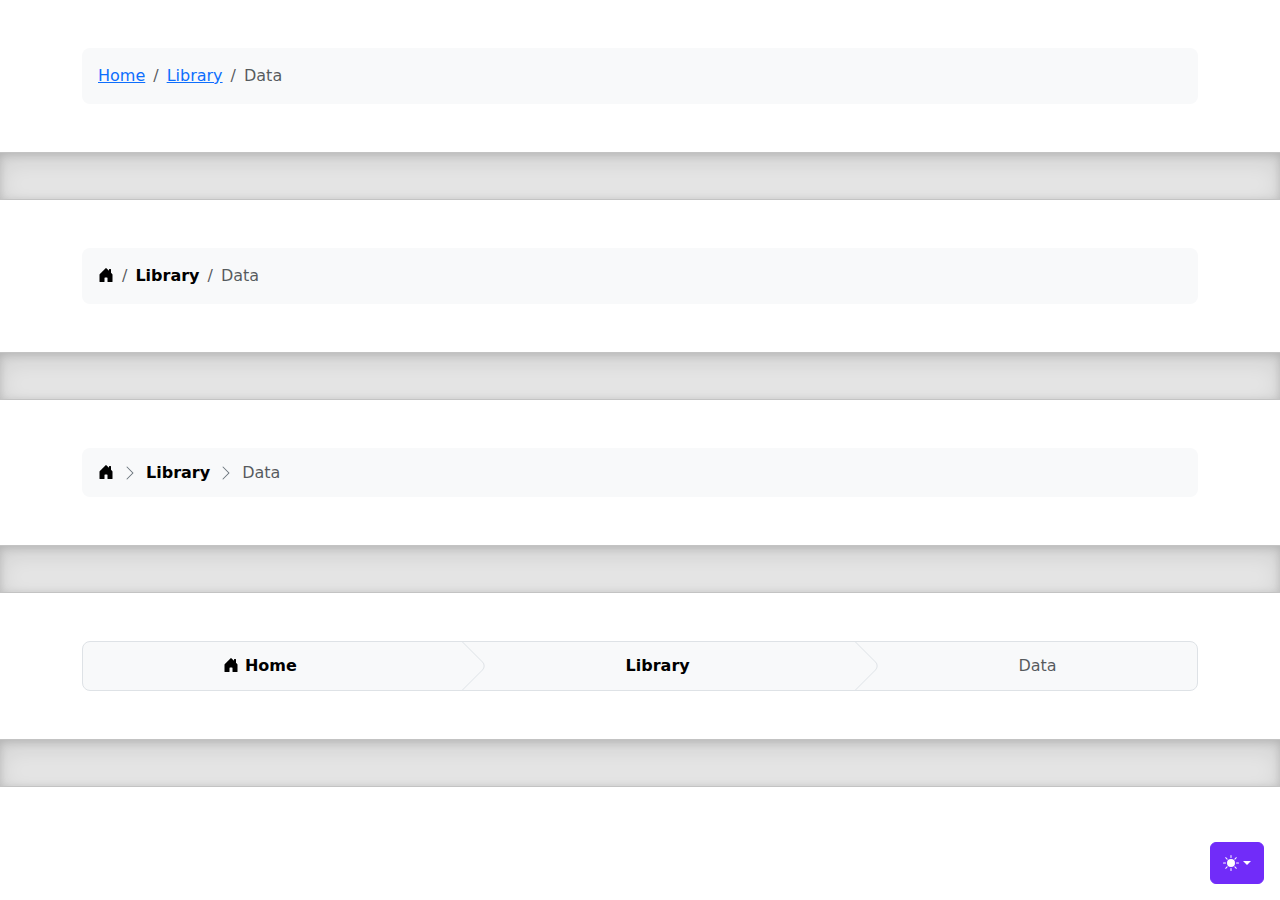
<file: bootstrap/examples/breadcrumbs/index.html>
<!doctype html>
<html lang="en" data-bs-theme="auto">
  <head>
    <meta charset="utf-8" />
    <meta name="viewport" content="width=device-width, initial-scale=1" />
    <meta name="description" content="" />
    <meta
      name="author"
      content="Mark Otto, Jacob Thornton, and Bootstrap contributors"
    />
    <meta name="generator" content="Astro v5.13.2" />
    <title>Breadcrumbs · Bootstrap v5.3</title>
    <link
      rel="canonical"
      href="https://getbootstrap.com/docs/5.3/examples/breadcrumbs/"
    />
    <script src="../assets/js/color-modes.js"></script>
    <link href="../assets/dist/css/bootstrap.min.css" rel="stylesheet" />
    <meta name="theme-color" content="#712cf9" />
    <link href="breadcrumbs.css" rel="stylesheet" />
    <style>
      .bd-placeholder-img {
        font-size: 1.125rem;
        text-anchor: middle;
        -webkit-user-select: none;
        -moz-user-select: none;
        user-select: none;
      }
      @media (min-width: 768px) {
        .bd-placeholder-img-lg {
          font-size: 3.5rem;
        }
      }
      .b-example-divider {
        width: 100%;
        height: 3rem;
        background-color: #0000001a;
        border: solid rgba(0, 0, 0, 0.15);
        border-width: 1px 0;
        box-shadow:
          inset 0 0.5em 1.5em #0000001a,
          inset 0 0.125em 0.5em #00000026;
      }
      .b-example-vr {
        flex-shrink: 0;
        width: 1.5rem;
        height: 100vh;
      }
      .bi {
        vertical-align: -0.125em;
        fill: currentColor;
      }
      .nav-scroller {
        position: relative;
        z-index: 2;
        height: 2.75rem;
        overflow-y: hidden;
      }
      .nav-scroller .nav {
        display: flex;
        flex-wrap: nowrap;
        padding-bottom: 1rem;
        margin-top: -1px;
        overflow-x: auto;
        text-align: center;
        white-space: nowrap;
        -webkit-overflow-scrolling: touch;
      }
      .btn-bd-primary {
        --bd-violet-bg: #712cf9;
        --bd-violet-rgb: 112.520718, 44.062154, 249.437846;
        --bs-btn-font-weight: 600;
        --bs-btn-color: var(--bs-white);
        --bs-btn-bg: var(--bd-violet-bg);
        --bs-btn-border-color: var(--bd-violet-bg);
        --bs-btn-hover-color: var(--bs-white);
        --bs-btn-hover-bg: #6528e0;
        --bs-btn-hover-border-color: #6528e0;
        --bs-btn-focus-shadow-rgb: var(--bd-violet-rgb);
        --bs-btn-active-color: var(--bs-btn-hover-color);
        --bs-btn-active-bg: #5a23c8;
        --bs-btn-active-border-color: #5a23c8;
      }
      .bd-mode-toggle {
        z-index: 1500;
      }
      .bd-mode-toggle .bi {
        width: 1em;
        height: 1em;
      }
      .bd-mode-toggle .dropdown-menu .active .bi {
        display: block !important;
      }
    </style>
  </head>
  <body>
    <svg xmlns="http://www.w3.org/2000/svg" class="d-none">
      <symbol id="check2" viewBox="0 0 16 16">
        <path
          d="M13.854 3.646a.5.5 0 0 1 0 .708l-7 7a.5.5 0 0 1-.708 0l-3.5-3.5a.5.5 0 1 1 .708-.708L6.5 10.293l6.646-6.647a.5.5 0 0 1 .708 0z"
        ></path>
      </symbol>
      <symbol id="circle-half" viewBox="0 0 16 16">
        <path
          d="M8 15A7 7 0 1 0 8 1v14zm0 1A8 8 0 1 1 8 0a8 8 0 0 1 0 16z"
        ></path>
      </symbol>
      <symbol id="moon-stars-fill" viewBox="0 0 16 16">
        <path
          d="M6 .278a.768.768 0 0 1 .08.858 7.208 7.208 0 0 0-.878 3.46c0 4.021 3.278 7.277 7.318 7.277.527 0 1.04-.055 1.533-.16a.787.787 0 0 1 .81.316.733.733 0 0 1-.031.893A8.349 8.349 0 0 1 8.344 16C3.734 16 0 12.286 0 7.71 0 4.266 2.114 1.312 5.124.06A.752.752 0 0 1 6 .278z"
        ></path>
        <path
          d="M10.794 3.148a.217.217 0 0 1 .412 0l.387 1.162c.173.518.579.924 1.097 1.097l1.162.387a.217.217 0 0 1 0 .412l-1.162.387a1.734 1.734 0 0 0-1.097 1.097l-.387 1.162a.217.217 0 0 1-.412 0l-.387-1.162A1.734 1.734 0 0 0 9.31 6.593l-1.162-.387a.217.217 0 0 1 0-.412l1.162-.387a1.734 1.734 0 0 0 1.097-1.097l.387-1.162zM13.863.099a.145.145 0 0 1 .274 0l.258.774c.115.346.386.617.732.732l.774.258a.145.145 0 0 1 0 .274l-.774.258a1.156 1.156 0 0 0-.732.732l-.258.774a.145.145 0 0 1-.274 0l-.258-.774a1.156 1.156 0 0 0-.732-.732l-.774-.258a.145.145 0 0 1 0-.274l.774-.258c.346-.115.617-.386.732-.732L13.863.1z"
        ></path>
      </symbol>
      <symbol id="sun-fill" viewBox="0 0 16 16">
        <path
          d="M8 12a4 4 0 1 0 0-8 4 4 0 0 0 0 8zM8 0a.5.5 0 0 1 .5.5v2a.5.5 0 0 1-1 0v-2A.5.5 0 0 1 8 0zm0 13a.5.5 0 0 1 .5.5v2a.5.5 0 0 1-1 0v-2A.5.5 0 0 1 8 13zm8-5a.5.5 0 0 1-.5.5h-2a.5.5 0 0 1 0-1h2a.5.5 0 0 1 .5.5zM3 8a.5.5 0 0 1-.5.5h-2a.5.5 0 0 1 0-1h2A.5.5 0 0 1 3 8zm10.657-5.657a.5.5 0 0 1 0 .707l-1.414 1.415a.5.5 0 1 1-.707-.708l1.414-1.414a.5.5 0 0 1 .707 0zm-9.193 9.193a.5.5 0 0 1 0 .707L3.05 13.657a.5.5 0 0 1-.707-.707l1.414-1.414a.5.5 0 0 1 .707 0zm9.193 2.121a.5.5 0 0 1-.707 0l-1.414-1.414a.5.5 0 0 1 .707-.707l1.414 1.414a.5.5 0 0 1 0 .707zM4.464 4.465a.5.5 0 0 1-.707 0L2.343 3.05a.5.5 0 1 1 .707-.707l1.414 1.414a.5.5 0 0 1 0 .708z"
        ></path>
      </symbol>
    </svg>
    <div
      class="dropdown position-fixed bottom-0 end-0 mb-3 me-3 bd-mode-toggle"
    >
      <button
        class="btn btn-bd-primary py-2 dropdown-toggle d-flex align-items-center"
        id="bd-theme"
        type="button"
        aria-expanded="false"
        data-bs-toggle="dropdown"
        aria-label="Toggle theme (auto)"
      >
        <svg class="bi my-1 theme-icon-active" aria-hidden="true">
          <use href="#circle-half"></use>
        </svg>
        <span class="visually-hidden" id="bd-theme-text">Toggle theme</span>
      </button>
      <ul
        class="dropdown-menu dropdown-menu-end shadow"
        aria-labelledby="bd-theme-text"
      >
        <li>
          <button
            type="button"
            class="dropdown-item d-flex align-items-center"
            data-bs-theme-value="light"
            aria-pressed="false"
          >
            <svg class="bi me-2 opacity-50" aria-hidden="true">
              <use href="#sun-fill"></use>
            </svg>
            Light
            <svg class="bi ms-auto d-none" aria-hidden="true">
              <use href="#check2"></use>
            </svg>
          </button>
        </li>
        <li>
          <button
            type="button"
            class="dropdown-item d-flex align-items-center"
            data-bs-theme-value="dark"
            aria-pressed="false"
          >
            <svg class="bi me-2 opacity-50" aria-hidden="true">
              <use href="#moon-stars-fill"></use>
            </svg>
            Dark
            <svg class="bi ms-auto d-none" aria-hidden="true">
              <use href="#check2"></use>
            </svg>
          </button>
        </li>
        <li>
          <button
            type="button"
            class="dropdown-item d-flex align-items-center active"
            data-bs-theme-value="auto"
            aria-pressed="true"
          >
            <svg class="bi me-2 opacity-50" aria-hidden="true">
              <use href="#circle-half"></use>
            </svg>
            Auto
            <svg class="bi ms-auto d-none" aria-hidden="true">
              <use href="#check2"></use>
            </svg>
          </button>
        </li>
      </ul>
    </div>
    <svg xmlns="http://www.w3.org/2000/svg" class="d-none">
      <symbol id="house-door-fill" viewBox="0 0 16 16">
        <path
          d="M6.5 14.5v-3.505c0-.245.25-.495.5-.495h2c.25 0 .5.25.5.5v3.5a.5.5 0 0 0 .5.5h4a.5.5 0 0 0 .5-.5v-7a.5.5 0 0 0-.146-.354L13 5.793V2.5a.5.5 0 0 0-.5-.5h-1a.5.5 0 0 0-.5.5v1.293L8.354 1.146a.5.5 0 0 0-.708 0l-6 6A.5.5 0 0 0 1.5 7.5v7a.5.5 0 0 0 .5.5h4a.5.5 0 0 0 .5-.5z"
        ></path>
      </symbol>
    </svg>
    <div class="container my-5">
      <nav aria-label="breadcrumb">
        <ol class="breadcrumb p-3 bg-body-tertiary rounded-3">
          <li class="breadcrumb-item"><a href="#">Home</a></li>
          <li class="breadcrumb-item"><a href="#">Library</a></li>
          <li class="breadcrumb-item active" aria-current="page">Data</li>
        </ol>
      </nav>
    </div>
    <div class="b-example-divider"></div>
    <div class="container my-5">
      <nav aria-label="breadcrumb">
        <ol class="breadcrumb p-3 bg-body-tertiary rounded-3">
          <li class="breadcrumb-item">
            <a class="link-body-emphasis" href="#">
              <svg class="bi" width="16" height="16" aria-hidden="true">
                <use xlink:href="#house-door-fill"></use>
              </svg>
              <span class="visually-hidden">Home</span>
            </a>
          </li>
          <li class="breadcrumb-item">
            <a
              class="link-body-emphasis fw-semibold text-decoration-none"
              href="#"
              >Library</a
            >
          </li>
          <li class="breadcrumb-item active" aria-current="page">Data</li>
        </ol>
      </nav>
    </div>
    <div class="b-example-divider"></div>
    <div class="container my-5">
      <nav aria-label="breadcrumb">
        <ol
          class="breadcrumb breadcrumb-chevron p-3 bg-body-tertiary rounded-3"
        >
          <li class="breadcrumb-item">
            <a class="link-body-emphasis" href="#">
              <svg class="bi" width="16" height="16" aria-hidden="true">
                <use xlink:href="#house-door-fill"></use>
              </svg>
              <span class="visually-hidden">Home</span>
            </a>
          </li>
          <li class="breadcrumb-item">
            <a
              class="link-body-emphasis fw-semibold text-decoration-none"
              href="#"
              >Library</a
            >
          </li>
          <li class="breadcrumb-item active" aria-current="page">Data</li>
        </ol>
      </nav>
    </div>
    <div class="b-example-divider"></div>
    <div class="container my-5">
      <nav aria-label="breadcrumb">
        <ol
          class="breadcrumb breadcrumb-custom overflow-hidden text-center bg-body-tertiary border rounded-3"
        >
          <li class="breadcrumb-item">
            <a
              class="link-body-emphasis fw-semibold text-decoration-none"
              href="#"
            >
              <svg class="bi" width="16" height="16" aria-hidden="true">
                <use xlink:href="#house-door-fill"></use>
              </svg>
              Home
            </a>
          </li>
          <li class="breadcrumb-item">
            <a
              class="link-body-emphasis fw-semibold text-decoration-none"
              href="#"
              >Library</a
            >
          </li>
          <li class="breadcrumb-item active" aria-current="page">Data</li>
        </ol>
      </nav>
    </div>
    <div class="b-example-divider"></div>
    <script
      src="../assets/dist/js/bootstrap.bundle.min.js"
      class="astro-vvvwv3sm"
    ></script>
  </body>
</html>
</file>
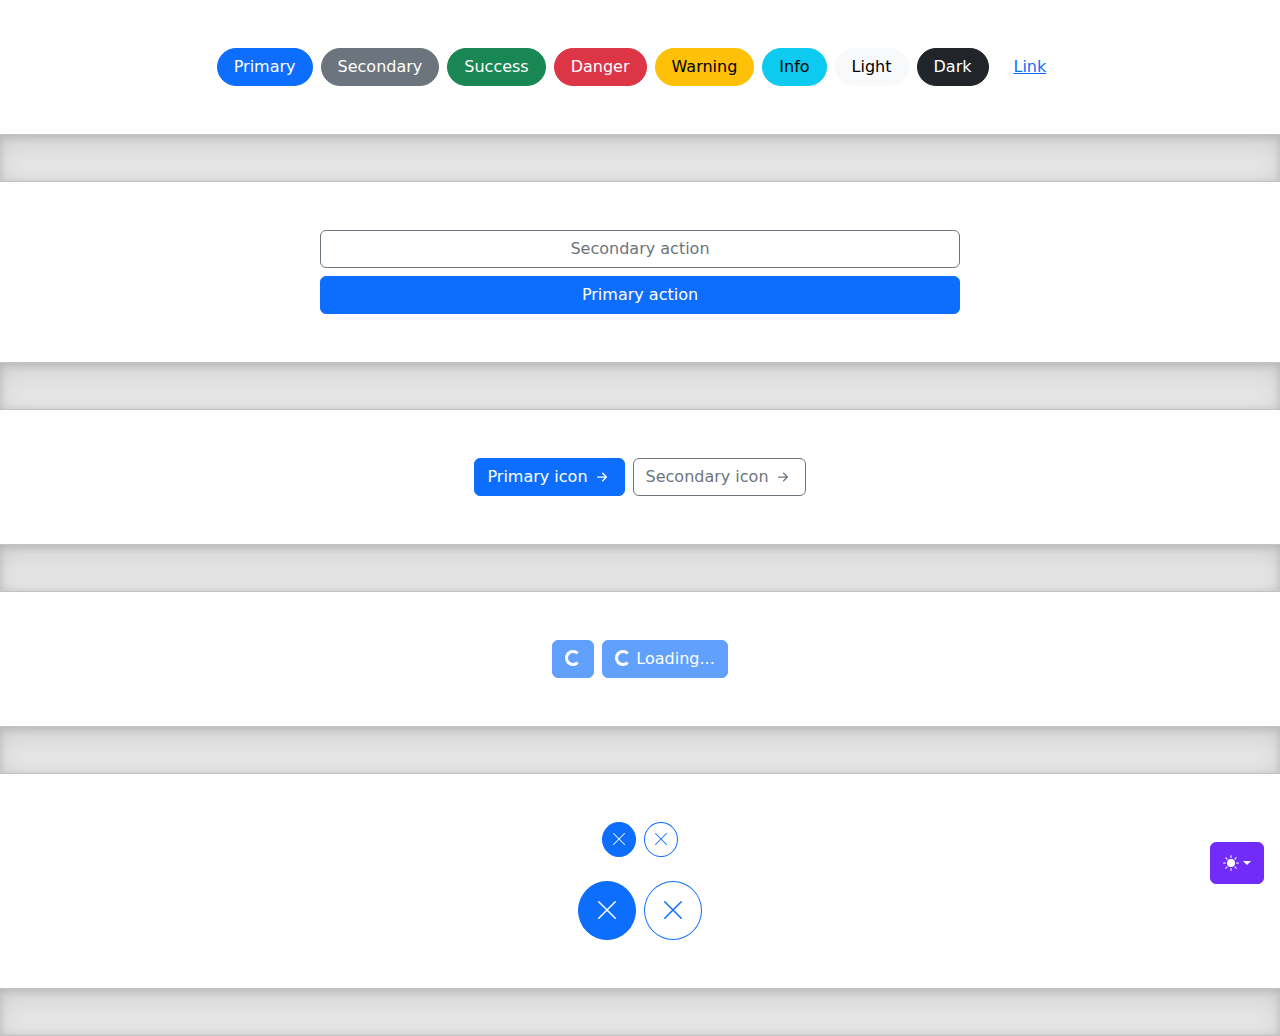
<file: bootstrap/examples/buttons/index.html>
<!doctype html>
<html lang="en" data-bs-theme="auto">
  <head>
    <meta charset="utf-8" />
    <meta name="viewport" content="width=device-width, initial-scale=1" />
    <meta name="description" content="" />
    <meta
      name="author"
      content="Mark Otto, Jacob Thornton, and Bootstrap contributors"
    />
    <meta name="generator" content="Astro v5.13.2" />
    <title>Buttons · Bootstrap v5.3</title>
    <link
      rel="canonical"
      href="https://getbootstrap.com/docs/5.3/examples/buttons/"
    />
    <script src="../assets/js/color-modes.js"></script>
    <link href="../assets/dist/css/bootstrap.min.css" rel="stylesheet" />
    <meta name="theme-color" content="#712cf9" />
    <style>
      .bd-placeholder-img {
        font-size: 1.125rem;
        text-anchor: middle;
        -webkit-user-select: none;
        -moz-user-select: none;
        user-select: none;
      }
      @media (min-width: 768px) {
        .bd-placeholder-img-lg {
          font-size: 3.5rem;
        }
      }
      .b-example-divider {
        width: 100%;
        height: 3rem;
        background-color: #0000001a;
        border: solid rgba(0, 0, 0, 0.15);
        border-width: 1px 0;
        box-shadow:
          inset 0 0.5em 1.5em #0000001a,
          inset 0 0.125em 0.5em #00000026;
      }
      .b-example-vr {
        flex-shrink: 0;
        width: 1.5rem;
        height: 100vh;
      }
      .bi {
        vertical-align: -0.125em;
        fill: currentColor;
      }
      .nav-scroller {
        position: relative;
        z-index: 2;
        height: 2.75rem;
        overflow-y: hidden;
      }
      .nav-scroller .nav {
        display: flex;
        flex-wrap: nowrap;
        padding-bottom: 1rem;
        margin-top: -1px;
        overflow-x: auto;
        text-align: center;
        white-space: nowrap;
        -webkit-overflow-scrolling: touch;
      }
      .btn-bd-primary {
        --bd-violet-bg: #712cf9;
        --bd-violet-rgb: 112.520718, 44.062154, 249.437846;
        --bs-btn-font-weight: 600;
        --bs-btn-color: var(--bs-white);
        --bs-btn-bg: var(--bd-violet-bg);
        --bs-btn-border-color: var(--bd-violet-bg);
        --bs-btn-hover-color: var(--bs-white);
        --bs-btn-hover-bg: #6528e0;
        --bs-btn-hover-border-color: #6528e0;
        --bs-btn-focus-shadow-rgb: var(--bd-violet-rgb);
        --bs-btn-active-color: var(--bs-btn-hover-color);
        --bs-btn-active-bg: #5a23c8;
        --bs-btn-active-border-color: #5a23c8;
      }
      .bd-mode-toggle {
        z-index: 1500;
      }
      .bd-mode-toggle .bi {
        width: 1em;
        height: 1em;
      }
      .bd-mode-toggle .dropdown-menu .active .bi {
        display: block !important;
      }
    </style>
  </head>
  <body>
    <svg xmlns="http://www.w3.org/2000/svg" class="d-none">
      <symbol id="check2" viewBox="0 0 16 16">
        <path
          d="M13.854 3.646a.5.5 0 0 1 0 .708l-7 7a.5.5 0 0 1-.708 0l-3.5-3.5a.5.5 0 1 1 .708-.708L6.5 10.293l6.646-6.647a.5.5 0 0 1 .708 0z"
        ></path>
      </symbol>
      <symbol id="circle-half" viewBox="0 0 16 16">
        <path
          d="M8 15A7 7 0 1 0 8 1v14zm0 1A8 8 0 1 1 8 0a8 8 0 0 1 0 16z"
        ></path>
      </symbol>
      <symbol id="moon-stars-fill" viewBox="0 0 16 16">
        <path
          d="M6 .278a.768.768 0 0 1 .08.858 7.208 7.208 0 0 0-.878 3.46c0 4.021 3.278 7.277 7.318 7.277.527 0 1.04-.055 1.533-.16a.787.787 0 0 1 .81.316.733.733 0 0 1-.031.893A8.349 8.349 0 0 1 8.344 16C3.734 16 0 12.286 0 7.71 0 4.266 2.114 1.312 5.124.06A.752.752 0 0 1 6 .278z"
        ></path>
        <path
          d="M10.794 3.148a.217.217 0 0 1 .412 0l.387 1.162c.173.518.579.924 1.097 1.097l1.162.387a.217.217 0 0 1 0 .412l-1.162.387a1.734 1.734 0 0 0-1.097 1.097l-.387 1.162a.217.217 0 0 1-.412 0l-.387-1.162A1.734 1.734 0 0 0 9.31 6.593l-1.162-.387a.217.217 0 0 1 0-.412l1.162-.387a1.734 1.734 0 0 0 1.097-1.097l.387-1.162zM13.863.099a.145.145 0 0 1 .274 0l.258.774c.115.346.386.617.732.732l.774.258a.145.145 0 0 1 0 .274l-.774.258a1.156 1.156 0 0 0-.732.732l-.258.774a.145.145 0 0 1-.274 0l-.258-.774a1.156 1.156 0 0 0-.732-.732l-.774-.258a.145.145 0 0 1 0-.274l.774-.258c.346-.115.617-.386.732-.732L13.863.1z"
        ></path>
      </symbol>
      <symbol id="sun-fill" viewBox="0 0 16 16">
        <path
          d="M8 12a4 4 0 1 0 0-8 4 4 0 0 0 0 8zM8 0a.5.5 0 0 1 .5.5v2a.5.5 0 0 1-1 0v-2A.5.5 0 0 1 8 0zm0 13a.5.5 0 0 1 .5.5v2a.5.5 0 0 1-1 0v-2A.5.5 0 0 1 8 13zm8-5a.5.5 0 0 1-.5.5h-2a.5.5 0 0 1 0-1h2a.5.5 0 0 1 .5.5zM3 8a.5.5 0 0 1-.5.5h-2a.5.5 0 0 1 0-1h2A.5.5 0 0 1 3 8zm10.657-5.657a.5.5 0 0 1 0 .707l-1.414 1.415a.5.5 0 1 1-.707-.708l1.414-1.414a.5.5 0 0 1 .707 0zm-9.193 9.193a.5.5 0 0 1 0 .707L3.05 13.657a.5.5 0 0 1-.707-.707l1.414-1.414a.5.5 0 0 1 .707 0zm9.193 2.121a.5.5 0 0 1-.707 0l-1.414-1.414a.5.5 0 0 1 .707-.707l1.414 1.414a.5.5 0 0 1 0 .707zM4.464 4.465a.5.5 0 0 1-.707 0L2.343 3.05a.5.5 0 1 1 .707-.707l1.414 1.414a.5.5 0 0 1 0 .708z"
        ></path>
      </symbol>
    </svg>
    <div
      class="dropdown position-fixed bottom-0 end-0 mb-3 me-3 bd-mode-toggle"
    >
      <button
        class="btn btn-bd-primary py-2 dropdown-toggle d-flex align-items-center"
        id="bd-theme"
        type="button"
        aria-expanded="false"
        data-bs-toggle="dropdown"
        aria-label="Toggle theme (auto)"
      >
        <svg class="bi my-1 theme-icon-active" aria-hidden="true">
          <use href="#circle-half"></use>
        </svg>
        <span class="visually-hidden" id="bd-theme-text">Toggle theme</span>
      </button>
      <ul
        class="dropdown-menu dropdown-menu-end shadow"
        aria-labelledby="bd-theme-text"
      >
        <li>
          <button
            type="button"
            class="dropdown-item d-flex align-items-center"
            data-bs-theme-value="light"
            aria-pressed="false"
          >
            <svg class="bi me-2 opacity-50" aria-hidden="true">
              <use href="#sun-fill"></use>
            </svg>
            Light
            <svg class="bi ms-auto d-none" aria-hidden="true">
              <use href="#check2"></use>
            </svg>
          </button>
        </li>
        <li>
          <button
            type="button"
            class="dropdown-item d-flex align-items-center"
            data-bs-theme-value="dark"
            aria-pressed="false"
          >
            <svg class="bi me-2 opacity-50" aria-hidden="true">
              <use href="#moon-stars-fill"></use>
            </svg>
            Dark
            <svg class="bi ms-auto d-none" aria-hidden="true">
              <use href="#check2"></use>
            </svg>
          </button>
        </li>
        <li>
          <button
            type="button"
            class="dropdown-item d-flex align-items-center active"
            data-bs-theme-value="auto"
            aria-pressed="true"
          >
            <svg class="bi me-2 opacity-50" aria-hidden="true">
              <use href="#circle-half"></use>
            </svg>
            Auto
            <svg class="bi ms-auto d-none" aria-hidden="true">
              <use href="#check2"></use>
            </svg>
          </button>
        </li>
      </ul>
    </div>
    <svg xmlns="http://www.w3.org/2000/svg" class="d-none">
      <symbol id="arrow-right-short" viewBox="0 0 16 16">
        <path
          fill-rule="evenodd"
          d="M4 8a.5.5 0 0 1 .5-.5h5.793L8.146 5.354a.5.5 0 1 1 .708-.708l3 3a.5.5 0 0 1 0 .708l-3 3a.5.5 0 0 1-.708-.708L10.293 8.5H4.5A.5.5 0 0 1 4 8z"
        ></path>
      </symbol>
      <symbol id="x-lg" viewBox="0 0 16 16">
        <path
          fill-rule="evenodd"
          d="M13.854 2.146a.5.5 0 0 1 0 .708l-11 11a.5.5 0 0 1-.708-.708l11-11a.5.5 0 0 1 .708 0Z"
        ></path>
        <path
          fill-rule="evenodd"
          d="M2.146 2.146a.5.5 0 0 0 0 .708l11 11a.5.5 0 0 0 .708-.708l-11-11a.5.5 0 0 0-.708 0Z"
        ></path>
      </symbol>
    </svg>
    <div class="d-flex gap-2 justify-content-center py-5">
      <button class="btn btn-primary rounded-pill px-3" type="button">
        Primary
      </button>
      <button class="btn btn-secondary rounded-pill px-3" type="button">
        Secondary
      </button>
      <button class="btn btn-success rounded-pill px-3" type="button">
        Success
      </button>
      <button class="btn btn-danger rounded-pill px-3" type="button">
        Danger
      </button>
      <button class="btn btn-warning rounded-pill px-3" type="button">
        Warning
      </button>
      <button class="btn btn-info rounded-pill px-3" type="button">Info</button>
      <button class="btn btn-light rounded-pill px-3" type="button">
        Light
      </button>
      <button class="btn btn-dark rounded-pill px-3" type="button">Dark</button>
      <button class="btn btn-link rounded-pill px-3" type="button">Link</button>
    </div>
    <div class="b-example-divider"></div>
    <div class="col-lg-6 col-xxl-4 my-5 mx-auto">
      <div class="d-grid gap-2">
        <button class="btn btn-outline-secondary" type="button">
          Secondary action
        </button>
        <button class="btn btn-primary" type="button">Primary action</button>
      </div>
    </div>
    <div class="b-example-divider"></div>
    <div class="d-flex gap-2 justify-content-center py-5">
      <button
        class="btn btn-primary d-inline-flex align-items-center"
        type="button"
      >
        Primary icon
        <svg class="bi ms-1" width="20" height="20" aria-hidden="true">
          <use xlink:href="#arrow-right-short"></use>
        </svg>
      </button>
      <button
        class="btn btn-outline-secondary d-inline-flex align-items-center"
        type="button"
      >
        Secondary icon
        <svg class="bi ms-1" width="20" height="20" aria-hidden="true">
          <use xlink:href="#arrow-right-short"></use>
        </svg>
      </button>
    </div>
    <div class="b-example-divider"></div>
    <div class="d-flex gap-2 justify-content-center py-5">
      <button class="btn btn-primary" type="button" disabled>
        <span
          class="spinner-border spinner-border-sm"
          aria-hidden="true"
        ></span>
        <span class="visually-hidden" role="status">Loading...</span>
      </button>
      <button class="btn btn-primary" type="button" disabled>
        <span
          class="spinner-border spinner-border-sm"
          aria-hidden="true"
        ></span>
        <span role="status">Loading...</span>
      </button>
    </div>
    <div class="b-example-divider"></div>
    <div class="d-flex gap-2 justify-content-center pt-5 pb-4">
      <button class="btn btn-primary rounded-circle p-2 lh-1" type="button">
        <svg class="bi" width="16" height="16" aria-hidden="true">
          <use xlink:href="#x-lg"></use>
        </svg>
        <span class="visually-hidden">Dismiss</span>
      </button>
      <button
        class="btn btn-outline-primary rounded-circle p-2 lh-1"
        type="button"
      >
        <svg class="bi" width="16" height="16" aria-hidden="true">
          <use xlink:href="#x-lg"></use>
        </svg>
        <span class="visually-hidden">Dismiss</span>
      </button>
    </div>
    <div class="d-flex gap-2 justify-content-center pb-5">
      <button class="btn btn-primary rounded-circle p-3 lh-1" type="button">
        <svg class="bi" width="24" height="24" aria-hidden="true">
          <use xlink:href="#x-lg"></use>
        </svg>
        <span class="visually-hidden">Dismiss</span>
      </button>
      <button
        class="btn btn-outline-primary rounded-circle p-3 lh-1"
        type="button"
      >
        <svg class="bi" width="24" height="24" aria-hidden="true">
          <use xlink:href="#x-lg"></use>
        </svg>
        <span class="visually-hidden">Dismiss</span>
      </button>
    </div>
    <div class="b-example-divider"></div>
    <script
      src="../assets/dist/js/bootstrap.bundle.min.js"
      class="astro-vvvwv3sm"
    ></script>
  </body>
</html>
</file>
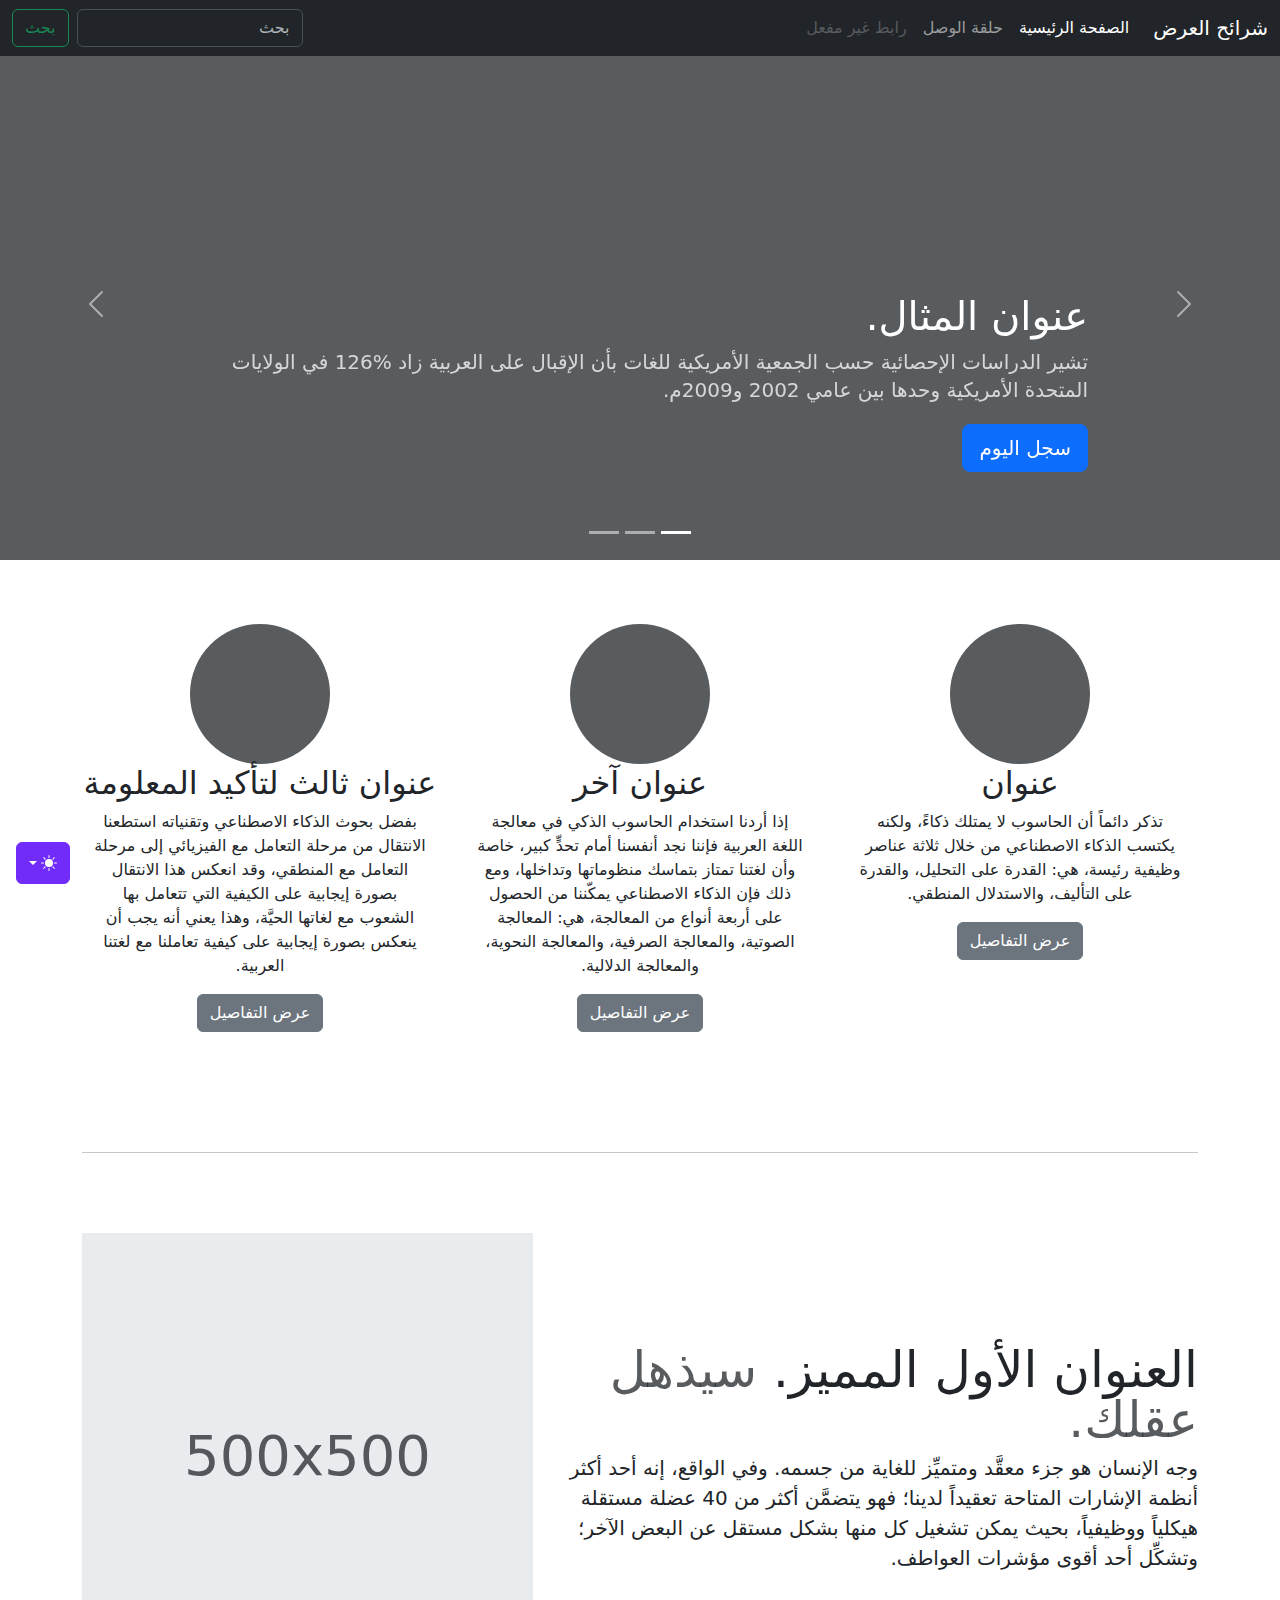
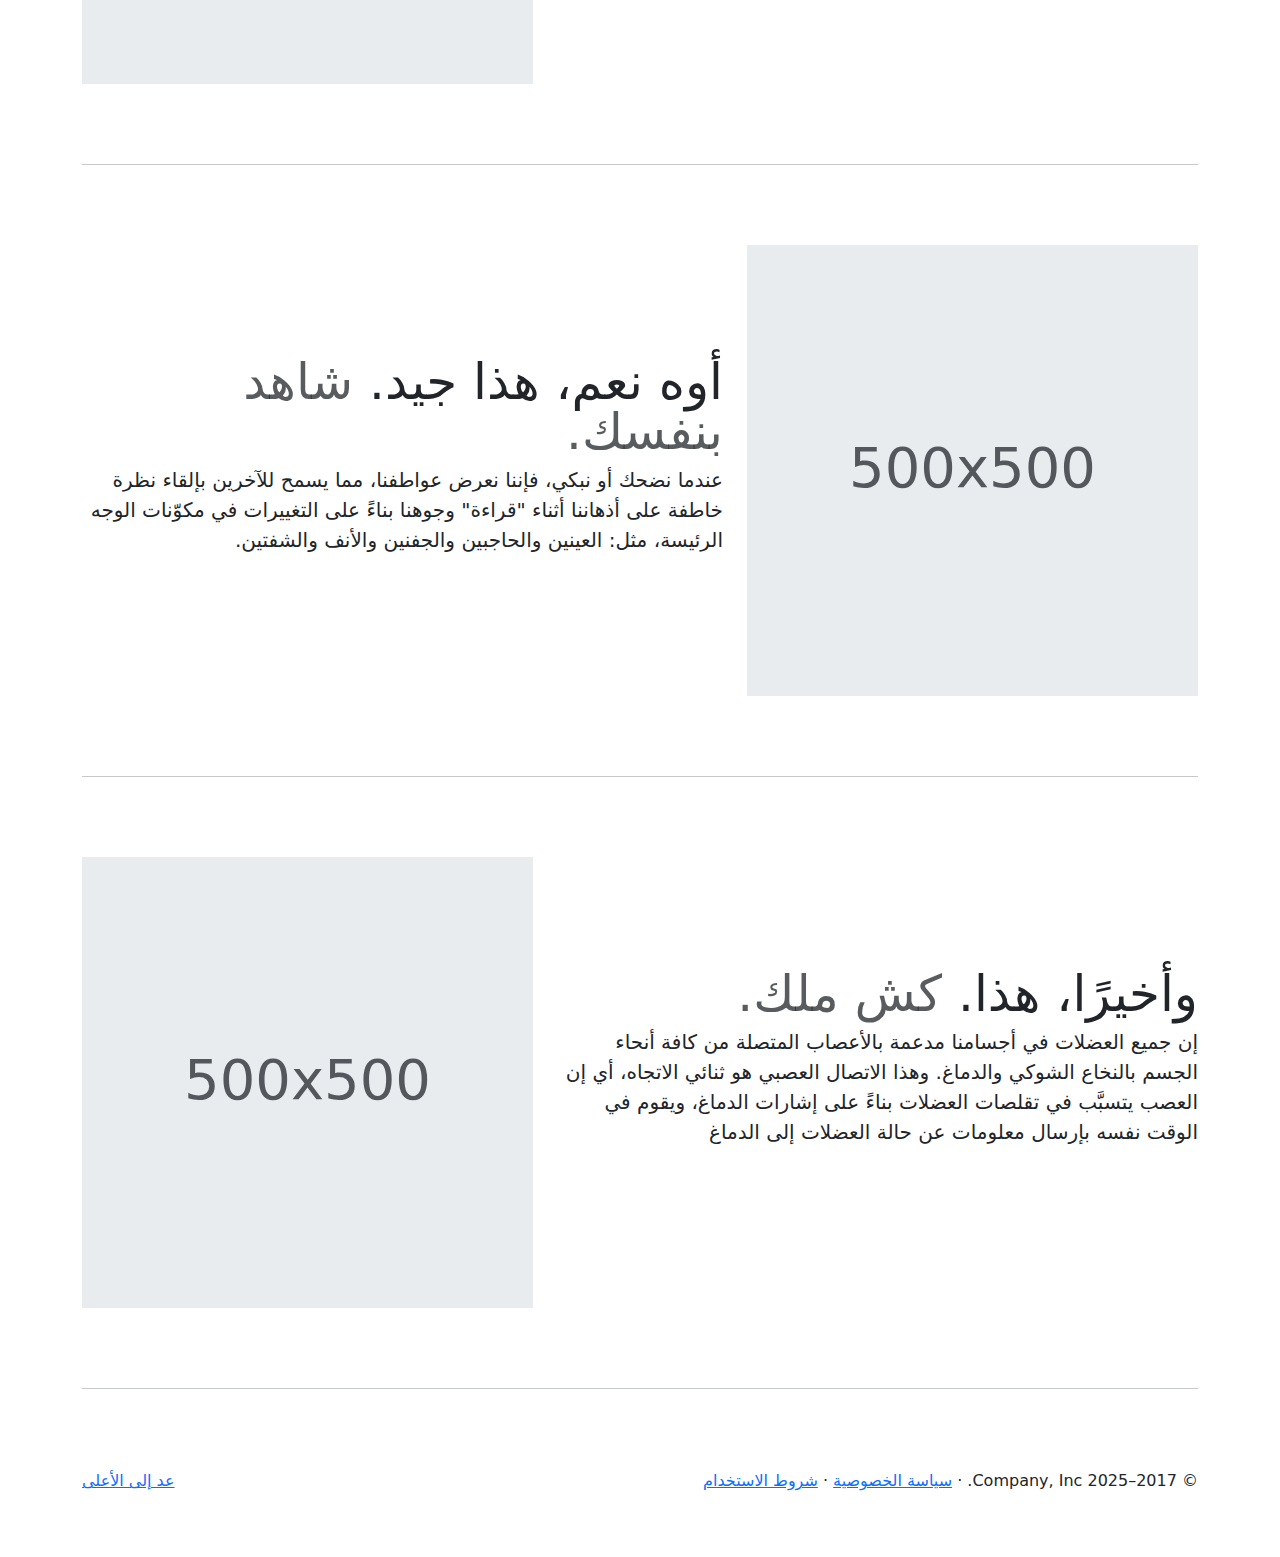
<file: bootstrap/examples/carousel-rtl/index.html>
<!doctype html>
<html lang="ar" dir="rtl" data-bs-theme="auto">
  <head>
    <meta charset="utf-8" />
    <meta name="viewport" content="width=device-width, initial-scale=1" />
    <meta name="description" content="" />
    <meta
      name="author"
      content="Mark Otto, Jacob Thornton, and Bootstrap contributors"
    />
    <meta name="generator" content="Astro v5.13.2" />
    <title>قالب شرائح العرض · Bootstrap v5.3</title>
    <link
      rel="canonical"
      href="https://getbootstrap.com/docs/5.3/examples/carousel-rtl/"
    />
    <script src="../assets/js/color-modes.js"></script>
    <link href="../assets/dist/css/bootstrap.rtl.min.css" rel="stylesheet" />
    <meta name="theme-color" content="#712cf9" />
    <link href="../carousel/carousel.rtl.css" rel="stylesheet" />
    <style>
      .bd-placeholder-img {
        font-size: 1.125rem;
        text-anchor: middle;
        -webkit-user-select: none;
        -moz-user-select: none;
        user-select: none;
      }
      @media (min-width: 768px) {
        .bd-placeholder-img-lg {
          font-size: 3.5rem;
        }
      }
      .b-example-divider {
        width: 100%;
        height: 3rem;
        background-color: #0000001a;
        border: solid rgba(0, 0, 0, 0.15);
        border-width: 1px 0;
        box-shadow:
          inset 0 0.5em 1.5em #0000001a,
          inset 0 0.125em 0.5em #00000026;
      }
      .b-example-vr {
        flex-shrink: 0;
        width: 1.5rem;
        height: 100vh;
      }
      .bi {
        vertical-align: -0.125em;
        fill: currentColor;
      }
      .nav-scroller {
        position: relative;
        z-index: 2;
        height: 2.75rem;
        overflow-y: hidden;
      }
      .nav-scroller .nav {
        display: flex;
        flex-wrap: nowrap;
        padding-bottom: 1rem;
        margin-top: -1px;
        overflow-x: auto;
        text-align: center;
        white-space: nowrap;
        -webkit-overflow-scrolling: touch;
      }
      .btn-bd-primary {
        --bd-violet-bg: #712cf9;
        --bd-violet-rgb: 112.520718, 44.062154, 249.437846;
        --bs-btn-font-weight: 600;
        --bs-btn-color: var(--bs-white);
        --bs-btn-bg: var(--bd-violet-bg);
        --bs-btn-border-color: var(--bd-violet-bg);
        --bs-btn-hover-color: var(--bs-white);
        --bs-btn-hover-bg: #6528e0;
        --bs-btn-hover-border-color: #6528e0;
        --bs-btn-focus-shadow-rgb: var(--bd-violet-rgb);
        --bs-btn-active-color: var(--bs-btn-hover-color);
        --bs-btn-active-bg: #5a23c8;
        --bs-btn-active-border-color: #5a23c8;
      }
      .bd-mode-toggle {
        z-index: 1500;
      }
      .bd-mode-toggle .bi {
        width: 1em;
        height: 1em;
      }
      .bd-mode-toggle .dropdown-menu .active .bi {
        display: block !important;
      }
    </style>
  </head>
  <body>
    <svg xmlns="http://www.w3.org/2000/svg" class="d-none">
      <symbol id="check2" viewBox="0 0 16 16">
        <path
          d="M13.854 3.646a.5.5 0 0 1 0 .708l-7 7a.5.5 0 0 1-.708 0l-3.5-3.5a.5.5 0 1 1 .708-.708L6.5 10.293l6.646-6.647a.5.5 0 0 1 .708 0z"
        ></path>
      </symbol>
      <symbol id="circle-half" viewBox="0 0 16 16">
        <path
          d="M8 15A7 7 0 1 0 8 1v14zm0 1A8 8 0 1 1 8 0a8 8 0 0 1 0 16z"
        ></path>
      </symbol>
      <symbol id="moon-stars-fill" viewBox="0 0 16 16">
        <path
          d="M6 .278a.768.768 0 0 1 .08.858 7.208 7.208 0 0 0-.878 3.46c0 4.021 3.278 7.277 7.318 7.277.527 0 1.04-.055 1.533-.16a.787.787 0 0 1 .81.316.733.733 0 0 1-.031.893A8.349 8.349 0 0 1 8.344 16C3.734 16 0 12.286 0 7.71 0 4.266 2.114 1.312 5.124.06A.752.752 0 0 1 6 .278z"
        ></path>
        <path
          d="M10.794 3.148a.217.217 0 0 1 .412 0l.387 1.162c.173.518.579.924 1.097 1.097l1.162.387a.217.217 0 0 1 0 .412l-1.162.387a1.734 1.734 0 0 0-1.097 1.097l-.387 1.162a.217.217 0 0 1-.412 0l-.387-1.162A1.734 1.734 0 0 0 9.31 6.593l-1.162-.387a.217.217 0 0 1 0-.412l1.162-.387a1.734 1.734 0 0 0 1.097-1.097l.387-1.162zM13.863.099a.145.145 0 0 1 .274 0l.258.774c.115.346.386.617.732.732l.774.258a.145.145 0 0 1 0 .274l-.774.258a1.156 1.156 0 0 0-.732.732l-.258.774a.145.145 0 0 1-.274 0l-.258-.774a1.156 1.156 0 0 0-.732-.732l-.774-.258a.145.145 0 0 1 0-.274l.774-.258c.346-.115.617-.386.732-.732L13.863.1z"
        ></path>
      </symbol>
      <symbol id="sun-fill" viewBox="0 0 16 16">
        <path
          d="M8 12a4 4 0 1 0 0-8 4 4 0 0 0 0 8zM8 0a.5.5 0 0 1 .5.5v2a.5.5 0 0 1-1 0v-2A.5.5 0 0 1 8 0zm0 13a.5.5 0 0 1 .5.5v2a.5.5 0 0 1-1 0v-2A.5.5 0 0 1 8 13zm8-5a.5.5 0 0 1-.5.5h-2a.5.5 0 0 1 0-1h2a.5.5 0 0 1 .5.5zM3 8a.5.5 0 0 1-.5.5h-2a.5.5 0 0 1 0-1h2A.5.5 0 0 1 3 8zm10.657-5.657a.5.5 0 0 1 0 .707l-1.414 1.415a.5.5 0 1 1-.707-.708l1.414-1.414a.5.5 0 0 1 .707 0zm-9.193 9.193a.5.5 0 0 1 0 .707L3.05 13.657a.5.5 0 0 1-.707-.707l1.414-1.414a.5.5 0 0 1 .707 0zm9.193 2.121a.5.5 0 0 1-.707 0l-1.414-1.414a.5.5 0 0 1 .707-.707l1.414 1.414a.5.5 0 0 1 0 .707zM4.464 4.465a.5.5 0 0 1-.707 0L2.343 3.05a.5.5 0 1 1 .707-.707l1.414 1.414a.5.5 0 0 1 0 .708z"
        ></path>
      </symbol>
    </svg>
    <div
      class="dropdown position-fixed bottom-0 end-0 mb-3 me-3 bd-mode-toggle"
    >
      <button
        class="btn btn-bd-primary py-2 dropdown-toggle d-flex align-items-center"
        id="bd-theme"
        type="button"
        aria-expanded="false"
        data-bs-toggle="dropdown"
        aria-label="Toggle theme (auto)"
      >
        <svg class="bi my-1 theme-icon-active" aria-hidden="true">
          <use href="#circle-half"></use>
        </svg>
        <span class="visually-hidden" id="bd-theme-text">Toggle theme</span>
      </button>
      <ul
        class="dropdown-menu dropdown-menu-end shadow"
        aria-labelledby="bd-theme-text"
      >
        <li>
          <button
            type="button"
            class="dropdown-item d-flex align-items-center"
            data-bs-theme-value="light"
            aria-pressed="false"
          >
            <svg class="bi me-2 opacity-50" aria-hidden="true">
              <use href="#sun-fill"></use>
            </svg>
            Light
            <svg class="bi ms-auto d-none" aria-hidden="true">
              <use href="#check2"></use>
            </svg>
          </button>
        </li>
        <li>
          <button
            type="button"
            class="dropdown-item d-flex align-items-center"
            data-bs-theme-value="dark"
            aria-pressed="false"
          >
            <svg class="bi me-2 opacity-50" aria-hidden="true">
              <use href="#moon-stars-fill"></use>
            </svg>
            Dark
            <svg class="bi ms-auto d-none" aria-hidden="true">
              <use href="#check2"></use>
            </svg>
          </button>
        </li>
        <li>
          <button
            type="button"
            class="dropdown-item d-flex align-items-center active"
            data-bs-theme-value="auto"
            aria-pressed="true"
          >
            <svg class="bi me-2 opacity-50" aria-hidden="true">
              <use href="#circle-half"></use>
            </svg>
            Auto
            <svg class="bi ms-auto d-none" aria-hidden="true">
              <use href="#check2"></use>
            </svg>
          </button>
        </li>
      </ul>
    </div>
    <header data-bs-theme="dark">
      <nav class="navbar navbar-expand-md navbar-dark fixed-top bg-dark">
        <div class="container-fluid">
          <a class="navbar-brand" href="#">شرائح العرض</a>
          <button
            class="navbar-toggler"
            type="button"
            data-bs-toggle="collapse"
            data-bs-target="#navbarCollapse"
            aria-controls="navbarCollapse"
            aria-expanded="false"
            aria-label="تبديل التنقل"
          >
            <span class="navbar-toggler-icon"></span>
          </button>
          <div class="collapse navbar-collapse" id="navbarCollapse">
            <ul class="navbar-nav me-auto mb-2 mb-md-0">
              <li class="nav-item">
                <a class="nav-link active" aria-current="page" href="#"
                  >الصفحة الرئيسية</a
                >
              </li>
              <li class="nav-item">
                <a class="nav-link" href="#">حلقة الوصل</a>
              </li>
              <li class="nav-item">
                <a class="nav-link disabled" aria-disabled="true"
                  >رابط غير مفعل</a
                >
              </li>
            </ul>
            <form class="d-flex" role="search">
              <input
                class="form-control me-2"
                type="search"
                placeholder="بحث"
                aria-label="بحث"
              />
              <button class="btn btn-outline-success" type="submit">بحث</button>
            </form>
          </div>
        </div>
      </nav>
    </header>
    <main>
      <div id="myCarousel" class="carousel slide mb-6" data-bs-ride="carousel">
        <div class="carousel-indicators">
          <button
            type="button"
            data-bs-target="#myCarousel"
            data-bs-slide-to="0"
            class="active"
            aria-current="true"
            aria-label="Slide 1"
          ></button>
          <button
            type="button"
            data-bs-target="#myCarousel"
            data-bs-slide-to="1"
            aria-label="Slide 2"
          ></button>
          <button
            type="button"
            data-bs-target="#myCarousel"
            data-bs-slide-to="2"
            aria-label="Slide 3"
          ></button>
        </div>
        <div class="carousel-inner">
          <div class="carousel-item active">
            <svg
              aria-hidden="true"
              class="bd-placeholder-img"
              height="100%"
              preserveAspectRatio="xMidYMid slice"
              width="100%"
              xmlns="http://www.w3.org/2000/svg"
            >
              <rect
                width="100%"
                height="100%"
                fill="var(--bs-secondary-color)"
              ></rect>
            </svg>
            <div class="container">
              <div class="carousel-caption text-start">
                <h1>عنوان المثال.</h1>
                <p class="opacity-75">
                  تشير الدراسات الإحصائية حسب الجمعية الأمريكية للغات بأن
                  الإقبال على العربية زاد %126 في الولايات المتحدة الأمريكية
                  وحدها بين عامي 2002 و2009م.
                </p>
                <p><a class="btn btn-lg btn-primary" href="#">سجل اليوم</a></p>
              </div>
            </div>
          </div>
          <div class="carousel-item">
            <svg
              aria-hidden="true"
              class="bd-placeholder-img"
              height="100%"
              preserveAspectRatio="xMidYMid slice"
              width="100%"
              xmlns="http://www.w3.org/2000/svg"
            >
              <rect
                width="100%"
                height="100%"
                fill="var(--bs-secondary-color)"
              ></rect>
            </svg>
            <div class="container">
              <div class="carousel-caption">
                <h1>عنوان مثال آخر.</h1>
                <p>
                  حسب المجلس الثقافي البريطاني فإن تعليم الإنجليزية داخل
                  بريطانيا يسهم في تعزيز اقتصادها بما يتجاوز ملياري جنيه سنوياً،
                  كما أنه وفر أكثر من 26 ألف وظيفة.
                </p>
                <p><a class="btn btn-lg btn-primary" href="#">أعرف أكثر</a></p>
              </div>
            </div>
          </div>
          <div class="carousel-item">
            <svg
              aria-hidden="true"
              class="bd-placeholder-img"
              height="100%"
              preserveAspectRatio="xMidYMid slice"
              width="100%"
              xmlns="http://www.w3.org/2000/svg"
            >
              <rect
                width="100%"
                height="100%"
                fill="var(--bs-secondary-color)"
              ></rect>
            </svg>
            <div class="container">
              <div class="carousel-caption text-end">
                <h1>واحد أكثر لقياس جيد.</h1>
                <p>
                  الإحصاءات لحجم الاستثمار اللغوي خارج بريطانيا تتفاوت من سنة
                  لأخرى إلا أن المدير التنفيذي للمجلس الثقافي البريطاني إدي
                  بايرز يرى أن استثمار تعليم الإنجليزية في الخارج لا يحسب على
                  المستوى المالي فحسب بل على المستوى السياسي أيضاً.
                </p>
                <p>
                  <a class="btn btn-lg btn-primary" href="#">تصفح المعرض</a>
                </p>
              </div>
            </div>
          </div>
        </div>
        <button
          class="carousel-control-prev"
          type="button"
          data-bs-target="#myCarousel"
          data-bs-slide="prev"
        >
          <span class="carousel-control-prev-icon" aria-hidden="true"></span>
          <span class="visually-hidden">السابق</span>
        </button>
        <button
          class="carousel-control-next"
          type="button"
          data-bs-target="#myCarousel"
          data-bs-slide="next"
        >
          <span class="carousel-control-next-icon" aria-hidden="true"></span>
          <span class="visually-hidden">التالي</span>
        </button>
      </div>
      <!-- Marketing messaging and featurettes
  ================================================== -->
      <!-- Wrap the rest of the page in another container to center all the content. -->
      <div class="container marketing">
        <!-- Three columns of text below the carousel -->
        <div class="row">
          <div class="col-lg-4">
            <svg
              aria-label="Placeholder"
              class="bd-placeholder-img rounded-circle"
              height="140"
              preserveAspectRatio="xMidYMid slice"
              role="img"
              width="140"
              xmlns="http://www.w3.org/2000/svg"
            >
              <title>Placeholder</title>
              <rect
                width="100%"
                height="100%"
                fill="var(--bs-secondary-color)"
              ></rect>
            </svg>
            <h2 class="fw-normal">عنوان</h2>
            <p>
              تذكر دائماً أن الحاسوب لا يمتلك ذكاءً، ولكنه يكتسب الذكاء
              الاصطناعي من خلال ثلاثة عناصر وظيفية رئيسة، هي: القدرة على
              التحليل، والقدرة على التأليف، والاستدلال المنطقي.
            </p>
            <p><a class="btn btn-secondary" href="#">عرض التفاصيل</a></p>
          </div>
          <!-- /.col-lg-4 -->
          <div class="col-lg-4">
            <svg
              aria-label="Placeholder"
              class="bd-placeholder-img rounded-circle"
              height="140"
              preserveAspectRatio="xMidYMid slice"
              role="img"
              width="140"
              xmlns="http://www.w3.org/2000/svg"
            >
              <title>Placeholder</title>
              <rect
                width="100%"
                height="100%"
                fill="var(--bs-secondary-color)"
              ></rect>
            </svg>
            <h2 class="fw-normal">عنوان آخر</h2>
            <p>
              إذا أردنا استخدام الحاسوب الذكي في معالجة اللغة العربية فإننا نجد
              أنفسنا أمام تحدٍّ كبير، خاصة وأن لغتنا تمتاز بتماسك منظوماتها
              وتداخلها، ومع ذلك فإن الذكاء الاصطناعي يمكّننا من الحصول على أربعة
              أنواع من المعالجة، هي: المعالجة الصوتية، والمعالجة الصرفية،
              والمعالجة النحوية، والمعالجة الدلالية.
            </p>
            <p><a class="btn btn-secondary" href="#">عرض التفاصيل</a></p>
          </div>
          <!-- /.col-lg-4 -->
          <div class="col-lg-4">
            <svg
              aria-label="Placeholder"
              class="bd-placeholder-img rounded-circle"
              height="140"
              preserveAspectRatio="xMidYMid slice"
              role="img"
              width="140"
              xmlns="http://www.w3.org/2000/svg"
            >
              <title>Placeholder</title>
              <rect
                width="100%"
                height="100%"
                fill="var(--bs-secondary-color)"
              ></rect>
            </svg>
            <h2 class="fw-normal">عنوان ثالث لتأكيد المعلومة</h2>
            <p>
              بفضل بحوث الذكاء الاصطناعي وتقنياته استطعنا الانتقال من مرحلة
              التعامل مع الفيزيائي إلى مرحلة التعامل مع المنطقي، وقد انعكس هذا
              الانتقال بصورة إيجابية على الكيفية التي تتعامل بها الشعوب مع
              لغاتها الحيَّة، وهذا يعني أنه يجب أن ينعكس بصورة إيجابية على كيفية
              تعاملنا مع لغتنا العربية.
            </p>
            <p><a class="btn btn-secondary" href="#">عرض التفاصيل</a></p>
          </div>
          <!-- /.col-lg-4 -->
        </div>
        <!-- /.row -->
        <!-- START THE FEATURETTES -->
        <hr class="featurette-divider" />
        <div class="row featurette">
          <div class="col-md-7">
            <h2 class="featurette-heading fw-normal lh-1">
              العنوان الأول المميز.
              <span class="text-body-secondary"> سيذهل عقلك. </span>
            </h2>
            <p class="lead">
              وجه الإنسان هو جزء معقَّد ومتميِّز للغاية من جسمه. وفي الواقع، إنه
              أحد أكثر أنظمة الإشارات المتاحة تعقيداً لدينا؛ فهو يتضمَّن أكثر من
              40 عضلة مستقلة هيكلياً ووظيفياً، بحيث يمكن تشغيل كل منها بشكل
              مستقل عن البعض الآخر؛ وتشكِّل أحد أقوى مؤشرات العواطف.
            </p>
          </div>
          <div class="col-md-5">
            <svg
              aria-label="Placeholder: 500x500"
              class="bd-placeholder-img bd-placeholder-img-lg featurette-image img-fluid mx-auto"
              height="500"
              preserveAspectRatio="xMidYMid slice"
              role="img"
              width="500"
              xmlns="http://www.w3.org/2000/svg"
            >
              <title>Placeholder</title>
              <rect
                width="100%"
                height="100%"
                fill="var(--bs-secondary-bg)"
              ></rect>
              <text x="50%" y="50%" fill="var(--bs-secondary-color)" dy=".3em">
                500x500
              </text>
            </svg>
          </div>
        </div>
        <hr class="featurette-divider" />
        <div class="row featurette">
          <div class="col-md-7 order-md-2">
            <h2 class="featurette-heading fw-normal lh-1">
              أوه نعم، هذا جيد.
              <span class="text-body-secondary"> شاهد بنفسك. </span>
            </h2>
            <p class="lead">
              عندما نضحك أو نبكي، فإننا نعرض عواطفنا، مما يسمح للآخرين بإلقاء
              نظرة خاطفة على أذهاننا أثناء "قراءة" وجوهنا بناءً على التغييرات في
              مكوّنات الوجه الرئيسة، مثل: العينين والحاجبين والجفنين والأنف
              والشفتين.
            </p>
          </div>
          <div class="col-md-5 order-md-1">
            <svg
              aria-label="Placeholder: 500x500"
              class="bd-placeholder-img bd-placeholder-img-lg featurette-image img-fluid mx-auto"
              height="500"
              preserveAspectRatio="xMidYMid slice"
              role="img"
              width="500"
              xmlns="http://www.w3.org/2000/svg"
            >
              <title>Placeholder</title>
              <rect
                width="100%"
                height="100%"
                fill="var(--bs-secondary-bg)"
              ></rect>
              <text x="50%" y="50%" fill="var(--bs-secondary-color)" dy=".3em">
                500x500
              </text>
            </svg>
          </div>
        </div>
        <hr class="featurette-divider" />
        <div class="row featurette">
          <div class="col-md-7">
            <h2 class="featurette-heading fw-normal lh-1">
              وأخيرًا، هذا. <span class="text-body-secondary"> كش ملك. </span>
            </h2>
            <p class="lead">
              إن جميع العضلات في أجسامنا مدعمة بالأعصاب المتصلة من كافة أنحاء
              الجسم بالنخاع الشوكي والدماغ. وهذا الاتصال العصبي هو ثنائي
              الاتجاه، أي إن العصب يتسبَّب في تقلصات العضلات بناءً على إشارات
              الدماغ، ويقوم في الوقت نفسه بإرسال معلومات عن حالة العضلات إلى
              الدماغ
            </p>
          </div>
          <div class="col-md-5">
            <svg
              aria-label="Placeholder: 500x500"
              class="bd-placeholder-img bd-placeholder-img-lg featurette-image img-fluid mx-auto"
              height="500"
              preserveAspectRatio="xMidYMid slice"
              role="img"
              width="500"
              xmlns="http://www.w3.org/2000/svg"
            >
              <title>Placeholder</title>
              <rect
                width="100%"
                height="100%"
                fill="var(--bs-secondary-bg)"
              ></rect>
              <text x="50%" y="50%" fill="var(--bs-secondary-color)" dy=".3em">
                500x500
              </text>
            </svg>
          </div>
        </div>
        <hr class="featurette-divider" />
        <!-- /END THE FEATURETTES -->
      </div>
      <!-- /.container -->
      <!-- FOOTER -->
      <footer class="container">
        <p class="float-end"><a href="#">عد إلى الأعلى</a></p>
        <p>
          &copy; 2017–2025 Company, Inc. &middot;
          <a href="#">سياسة الخصوصية</a> &middot; <a href="#">شروط الاستخدام</a>
        </p>
      </footer>
    </main>
    <script
      src="../assets/dist/js/bootstrap.bundle.min.js"
      class="astro-vvvwv3sm"
    ></script>
  </body>
</html>
</file>
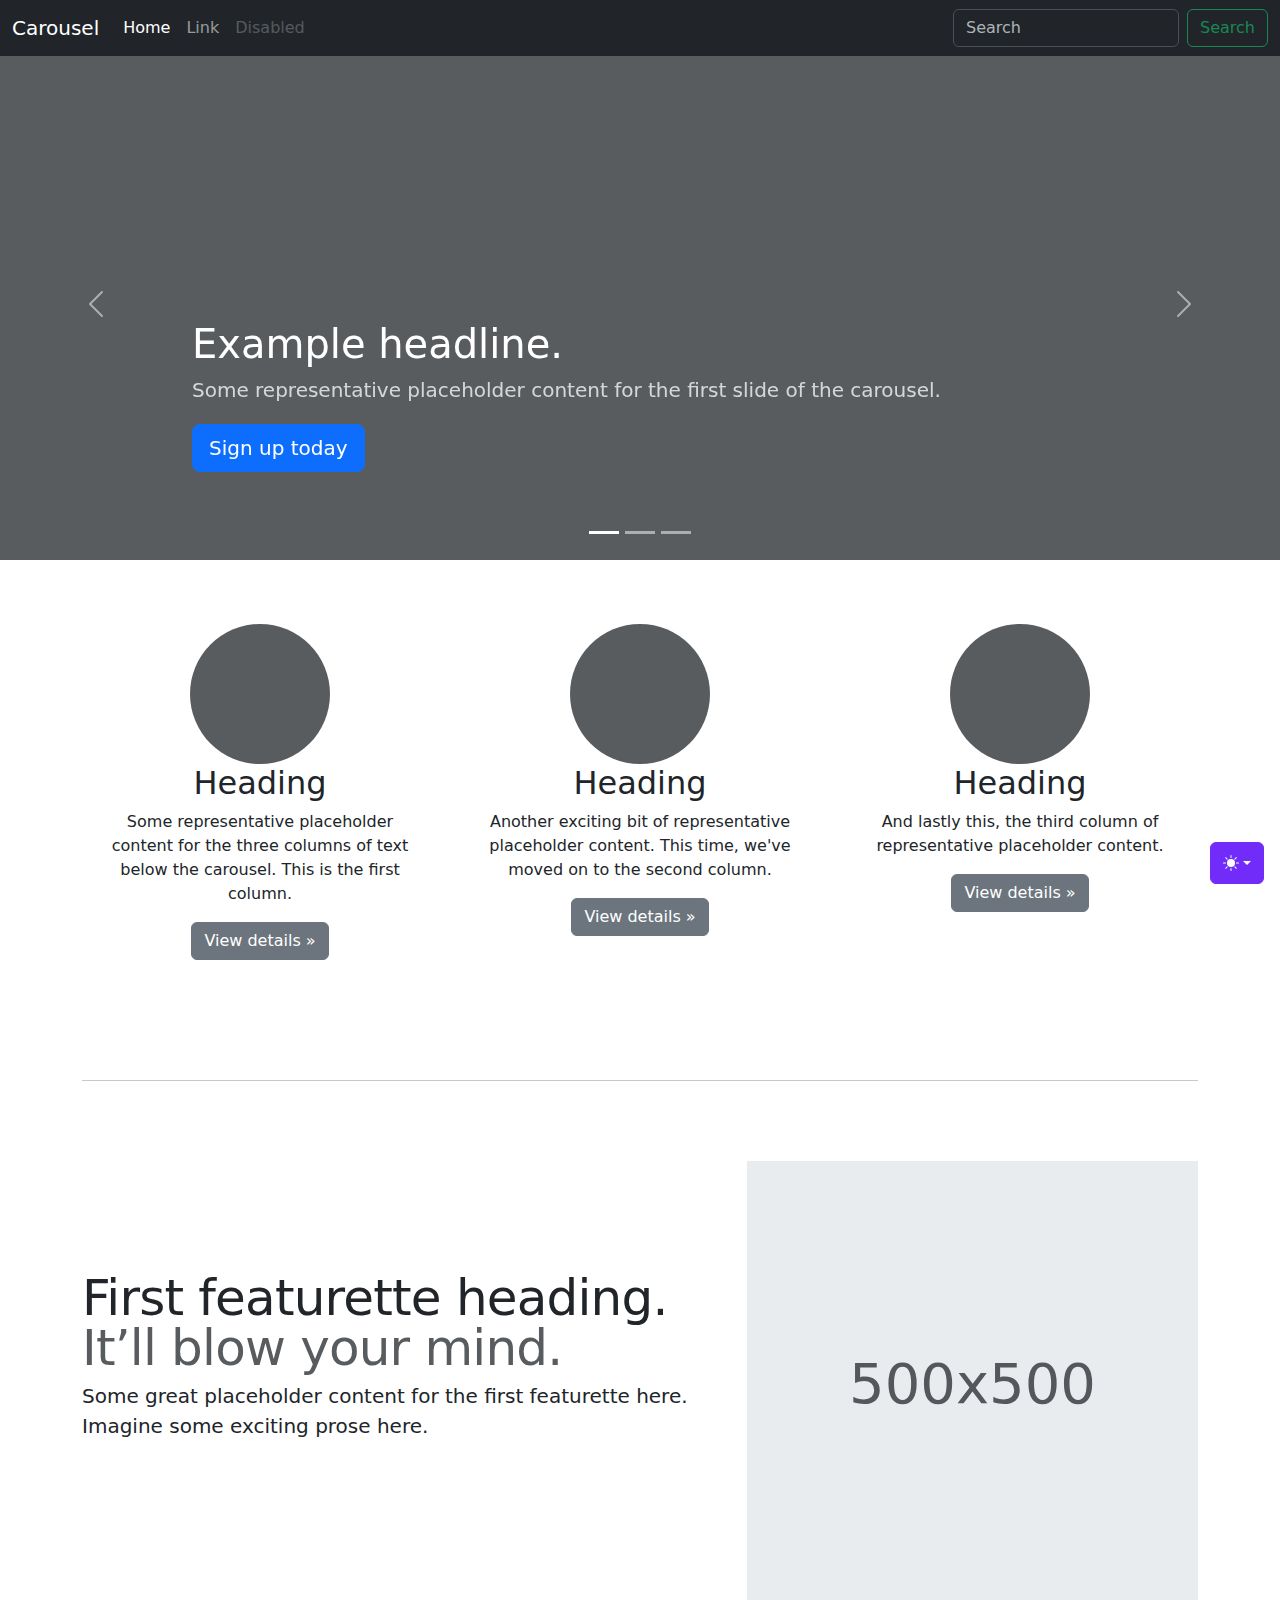
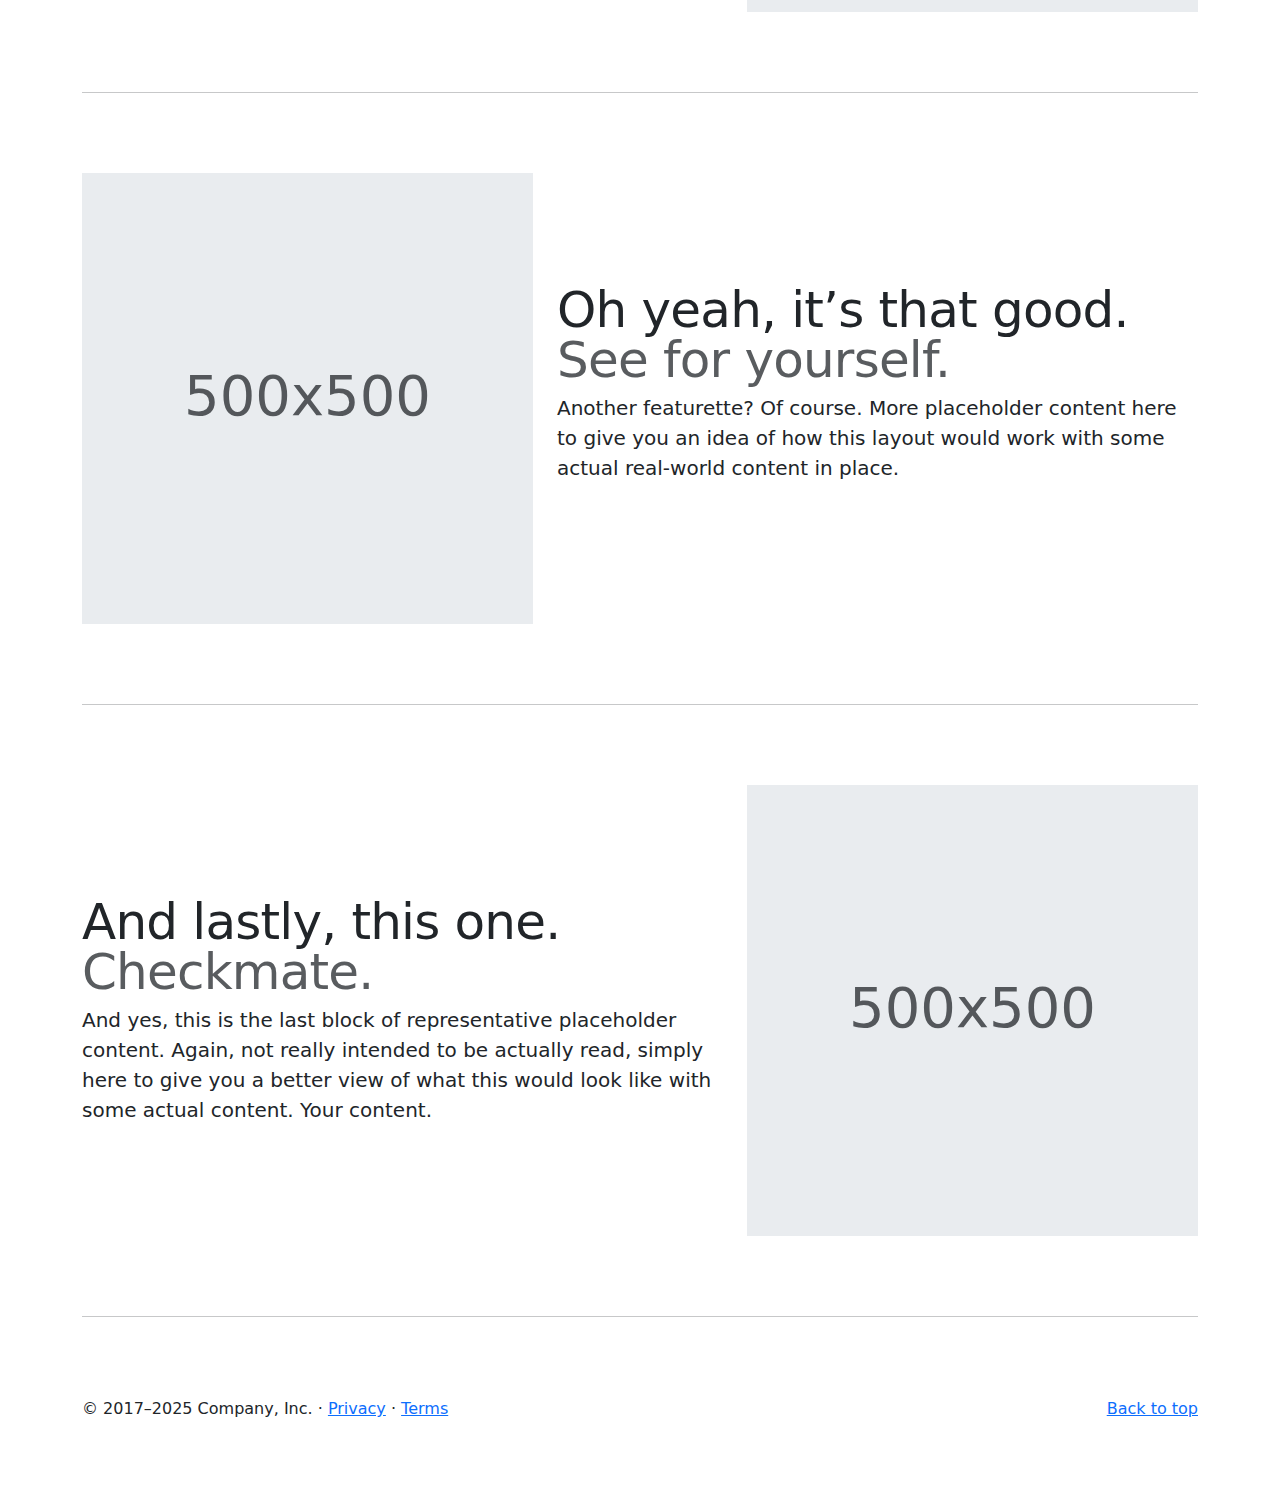
<file: bootstrap/examples/carousel/index.html>
<!doctype html>
<html lang="en" data-bs-theme="auto">
  <head>
    <meta charset="utf-8" />
    <meta name="viewport" content="width=device-width, initial-scale=1" />
    <meta name="description" content="" />
    <meta
      name="author"
      content="Mark Otto, Jacob Thornton, and Bootstrap contributors"
    />
    <meta name="generator" content="Astro v5.13.2" />
    <title>Carousel Template · Bootstrap v5.3</title>
    <link
      rel="canonical"
      href="https://getbootstrap.com/docs/5.3/examples/carousel/"
    />
    <script src="../assets/js/color-modes.js"></script>
    <link href="../assets/dist/css/bootstrap.min.css" rel="stylesheet" />
    <meta name="theme-color" content="#712cf9" />
    <link href="carousel.css" rel="stylesheet" />
    <style>
      .bd-placeholder-img {
        font-size: 1.125rem;
        text-anchor: middle;
        -webkit-user-select: none;
        -moz-user-select: none;
        user-select: none;
      }
      @media (min-width: 768px) {
        .bd-placeholder-img-lg {
          font-size: 3.5rem;
        }
      }
      .b-example-divider {
        width: 100%;
        height: 3rem;
        background-color: #0000001a;
        border: solid rgba(0, 0, 0, 0.15);
        border-width: 1px 0;
        box-shadow:
          inset 0 0.5em 1.5em #0000001a,
          inset 0 0.125em 0.5em #00000026;
      }
      .b-example-vr {
        flex-shrink: 0;
        width: 1.5rem;
        height: 100vh;
      }
      .bi {
        vertical-align: -0.125em;
        fill: currentColor;
      }
      .nav-scroller {
        position: relative;
        z-index: 2;
        height: 2.75rem;
        overflow-y: hidden;
      }
      .nav-scroller .nav {
        display: flex;
        flex-wrap: nowrap;
        padding-bottom: 1rem;
        margin-top: -1px;
        overflow-x: auto;
        text-align: center;
        white-space: nowrap;
        -webkit-overflow-scrolling: touch;
      }
      .btn-bd-primary {
        --bd-violet-bg: #712cf9;
        --bd-violet-rgb: 112.520718, 44.062154, 249.437846;
        --bs-btn-font-weight: 600;
        --bs-btn-color: var(--bs-white);
        --bs-btn-bg: var(--bd-violet-bg);
        --bs-btn-border-color: var(--bd-violet-bg);
        --bs-btn-hover-color: var(--bs-white);
        --bs-btn-hover-bg: #6528e0;
        --bs-btn-hover-border-color: #6528e0;
        --bs-btn-focus-shadow-rgb: var(--bd-violet-rgb);
        --bs-btn-active-color: var(--bs-btn-hover-color);
        --bs-btn-active-bg: #5a23c8;
        --bs-btn-active-border-color: #5a23c8;
      }
      .bd-mode-toggle {
        z-index: 1500;
      }
      .bd-mode-toggle .bi {
        width: 1em;
        height: 1em;
      }
      .bd-mode-toggle .dropdown-menu .active .bi {
        display: block !important;
      }
    </style>
  </head>
  <body>
    <svg xmlns="http://www.w3.org/2000/svg" class="d-none">
      <symbol id="check2" viewBox="0 0 16 16">
        <path
          d="M13.854 3.646a.5.5 0 0 1 0 .708l-7 7a.5.5 0 0 1-.708 0l-3.5-3.5a.5.5 0 1 1 .708-.708L6.5 10.293l6.646-6.647a.5.5 0 0 1 .708 0z"
        ></path>
      </symbol>
      <symbol id="circle-half" viewBox="0 0 16 16">
        <path
          d="M8 15A7 7 0 1 0 8 1v14zm0 1A8 8 0 1 1 8 0a8 8 0 0 1 0 16z"
        ></path>
      </symbol>
      <symbol id="moon-stars-fill" viewBox="0 0 16 16">
        <path
          d="M6 .278a.768.768 0 0 1 .08.858 7.208 7.208 0 0 0-.878 3.46c0 4.021 3.278 7.277 7.318 7.277.527 0 1.04-.055 1.533-.16a.787.787 0 0 1 .81.316.733.733 0 0 1-.031.893A8.349 8.349 0 0 1 8.344 16C3.734 16 0 12.286 0 7.71 0 4.266 2.114 1.312 5.124.06A.752.752 0 0 1 6 .278z"
        ></path>
        <path
          d="M10.794 3.148a.217.217 0 0 1 .412 0l.387 1.162c.173.518.579.924 1.097 1.097l1.162.387a.217.217 0 0 1 0 .412l-1.162.387a1.734 1.734 0 0 0-1.097 1.097l-.387 1.162a.217.217 0 0 1-.412 0l-.387-1.162A1.734 1.734 0 0 0 9.31 6.593l-1.162-.387a.217.217 0 0 1 0-.412l1.162-.387a1.734 1.734 0 0 0 1.097-1.097l.387-1.162zM13.863.099a.145.145 0 0 1 .274 0l.258.774c.115.346.386.617.732.732l.774.258a.145.145 0 0 1 0 .274l-.774.258a1.156 1.156 0 0 0-.732.732l-.258.774a.145.145 0 0 1-.274 0l-.258-.774a1.156 1.156 0 0 0-.732-.732l-.774-.258a.145.145 0 0 1 0-.274l.774-.258c.346-.115.617-.386.732-.732L13.863.1z"
        ></path>
      </symbol>
      <symbol id="sun-fill" viewBox="0 0 16 16">
        <path
          d="M8 12a4 4 0 1 0 0-8 4 4 0 0 0 0 8zM8 0a.5.5 0 0 1 .5.5v2a.5.5 0 0 1-1 0v-2A.5.5 0 0 1 8 0zm0 13a.5.5 0 0 1 .5.5v2a.5.5 0 0 1-1 0v-2A.5.5 0 0 1 8 13zm8-5a.5.5 0 0 1-.5.5h-2a.5.5 0 0 1 0-1h2a.5.5 0 0 1 .5.5zM3 8a.5.5 0 0 1-.5.5h-2a.5.5 0 0 1 0-1h2A.5.5 0 0 1 3 8zm10.657-5.657a.5.5 0 0 1 0 .707l-1.414 1.415a.5.5 0 1 1-.707-.708l1.414-1.414a.5.5 0 0 1 .707 0zm-9.193 9.193a.5.5 0 0 1 0 .707L3.05 13.657a.5.5 0 0 1-.707-.707l1.414-1.414a.5.5 0 0 1 .707 0zm9.193 2.121a.5.5 0 0 1-.707 0l-1.414-1.414a.5.5 0 0 1 .707-.707l1.414 1.414a.5.5 0 0 1 0 .707zM4.464 4.465a.5.5 0 0 1-.707 0L2.343 3.05a.5.5 0 1 1 .707-.707l1.414 1.414a.5.5 0 0 1 0 .708z"
        ></path>
      </symbol>
    </svg>
    <div
      class="dropdown position-fixed bottom-0 end-0 mb-3 me-3 bd-mode-toggle"
    >
      <button
        class="btn btn-bd-primary py-2 dropdown-toggle d-flex align-items-center"
        id="bd-theme"
        type="button"
        aria-expanded="false"
        data-bs-toggle="dropdown"
        aria-label="Toggle theme (auto)"
      >
        <svg class="bi my-1 theme-icon-active" aria-hidden="true">
          <use href="#circle-half"></use>
        </svg>
        <span class="visually-hidden" id="bd-theme-text">Toggle theme</span>
      </button>
      <ul
        class="dropdown-menu dropdown-menu-end shadow"
        aria-labelledby="bd-theme-text"
      >
        <li>
          <button
            type="button"
            class="dropdown-item d-flex align-items-center"
            data-bs-theme-value="light"
            aria-pressed="false"
          >
            <svg class="bi me-2 opacity-50" aria-hidden="true">
              <use href="#sun-fill"></use>
            </svg>
            Light
            <svg class="bi ms-auto d-none" aria-hidden="true">
              <use href="#check2"></use>
            </svg>
          </button>
        </li>
        <li>
          <button
            type="button"
            class="dropdown-item d-flex align-items-center"
            data-bs-theme-value="dark"
            aria-pressed="false"
          >
            <svg class="bi me-2 opacity-50" aria-hidden="true">
              <use href="#moon-stars-fill"></use>
            </svg>
            Dark
            <svg class="bi ms-auto d-none" aria-hidden="true">
              <use href="#check2"></use>
            </svg>
          </button>
        </li>
        <li>
          <button
            type="button"
            class="dropdown-item d-flex align-items-center active"
            data-bs-theme-value="auto"
            aria-pressed="true"
          >
            <svg class="bi me-2 opacity-50" aria-hidden="true">
              <use href="#circle-half"></use>
            </svg>
            Auto
            <svg class="bi ms-auto d-none" aria-hidden="true">
              <use href="#check2"></use>
            </svg>
          </button>
        </li>
      </ul>
    </div>
    <header data-bs-theme="dark">
      <nav class="navbar navbar-expand-md navbar-dark fixed-top bg-dark">
        <div class="container-fluid">
          <a class="navbar-brand" href="#">Carousel</a>
          <button
            class="navbar-toggler"
            type="button"
            data-bs-toggle="collapse"
            data-bs-target="#navbarCollapse"
            aria-controls="navbarCollapse"
            aria-expanded="false"
            aria-label="Toggle navigation"
          >
            <span class="navbar-toggler-icon"></span>
          </button>
          <div class="collapse navbar-collapse" id="navbarCollapse">
            <ul class="navbar-nav me-auto mb-2 mb-md-0">
              <li class="nav-item">
                <a class="nav-link active" aria-current="page" href="#">Home</a>
              </li>
              <li class="nav-item"><a class="nav-link" href="#">Link</a></li>
              <li class="nav-item">
                <a class="nav-link disabled" aria-disabled="true">Disabled</a>
              </li>
            </ul>
            <form class="d-flex" role="search">
              <input
                class="form-control me-2"
                type="search"
                placeholder="Search"
                aria-label="Search"
              />
              <button class="btn btn-outline-success" type="submit">
                Search
              </button>
            </form>
          </div>
        </div>
      </nav>
    </header>
    <main>
      <div id="myCarousel" class="carousel slide mb-6" data-bs-ride="carousel">
        <div class="carousel-indicators">
          <button
            type="button"
            data-bs-target="#myCarousel"
            data-bs-slide-to="0"
            class="active"
            aria-current="true"
            aria-label="Slide 1"
          ></button>
          <button
            type="button"
            data-bs-target="#myCarousel"
            data-bs-slide-to="1"
            aria-label="Slide 2"
          ></button>
          <button
            type="button"
            data-bs-target="#myCarousel"
            data-bs-slide-to="2"
            aria-label="Slide 3"
          ></button>
        </div>
        <div class="carousel-inner">
          <div class="carousel-item active">
            <svg
              aria-hidden="true"
              class="bd-placeholder-img"
              height="100%"
              preserveAspectRatio="xMidYMid slice"
              width="100%"
              xmlns="http://www.w3.org/2000/svg"
            >
              <rect
                width="100%"
                height="100%"
                fill="var(--bs-secondary-color)"
              ></rect>
            </svg>
            <div class="container">
              <div class="carousel-caption text-start">
                <h1>Example headline.</h1>
                <p class="opacity-75">
                  Some representative placeholder content for the first slide of
                  the carousel.
                </p>
                <p>
                  <a class="btn btn-lg btn-primary" href="#">Sign up today</a>
                </p>
              </div>
            </div>
          </div>
          <div class="carousel-item">
            <svg
              aria-hidden="true"
              class="bd-placeholder-img"
              height="100%"
              preserveAspectRatio="xMidYMid slice"
              width="100%"
              xmlns="http://www.w3.org/2000/svg"
            >
              <rect
                width="100%"
                height="100%"
                fill="var(--bs-secondary-color)"
              ></rect>
            </svg>
            <div class="container">
              <div class="carousel-caption">
                <h1>Another example headline.</h1>
                <p>
                  Some representative placeholder content for the second slide
                  of the carousel.
                </p>
                <p><a class="btn btn-lg btn-primary" href="#">Learn more</a></p>
              </div>
            </div>
          </div>
          <div class="carousel-item">
            <svg
              aria-hidden="true"
              class="bd-placeholder-img"
              height="100%"
              preserveAspectRatio="xMidYMid slice"
              width="100%"
              xmlns="http://www.w3.org/2000/svg"
            >
              <rect
                width="100%"
                height="100%"
                fill="var(--bs-secondary-color)"
              ></rect>
            </svg>
            <div class="container">
              <div class="carousel-caption text-end">
                <h1>One more for good measure.</h1>
                <p>
                  Some representative placeholder content for the third slide of
                  this carousel.
                </p>
                <p>
                  <a class="btn btn-lg btn-primary" href="#">Browse gallery</a>
                </p>
              </div>
            </div>
          </div>
        </div>
        <button
          class="carousel-control-prev"
          type="button"
          data-bs-target="#myCarousel"
          data-bs-slide="prev"
        >
          <span class="carousel-control-prev-icon" aria-hidden="true"></span>
          <span class="visually-hidden">Previous</span>
        </button>
        <button
          class="carousel-control-next"
          type="button"
          data-bs-target="#myCarousel"
          data-bs-slide="next"
        >
          <span class="carousel-control-next-icon" aria-hidden="true"></span>
          <span class="visually-hidden">Next</span>
        </button>
      </div>
      <!-- Marketing messaging and featurettes
  ================================================== -->
      <!-- Wrap the rest of the page in another container to center all the content. -->
      <div class="container marketing">
        <!-- Three columns of text below the carousel -->
        <div class="row">
          <div class="col-lg-4">
            <svg
              aria-label="Placeholder"
              class="bd-placeholder-img rounded-circle"
              height="140"
              preserveAspectRatio="xMidYMid slice"
              role="img"
              width="140"
              xmlns="http://www.w3.org/2000/svg"
            >
              <title>Placeholder</title>
              <rect
                width="100%"
                height="100%"
                fill="var(--bs-secondary-color)"
              ></rect>
            </svg>
            <h2 class="fw-normal">Heading</h2>
            <p>
              Some representative placeholder content for the three columns of
              text below the carousel. This is the first column.
            </p>
            <p>
              <a class="btn btn-secondary" href="#">View details &raquo;</a>
            </p>
          </div>
          <!-- /.col-lg-4 -->
          <div class="col-lg-4">
            <svg
              aria-label="Placeholder"
              class="bd-placeholder-img rounded-circle"
              height="140"
              preserveAspectRatio="xMidYMid slice"
              role="img"
              width="140"
              xmlns="http://www.w3.org/2000/svg"
            >
              <title>Placeholder</title>
              <rect
                width="100%"
                height="100%"
                fill="var(--bs-secondary-color)"
              ></rect>
            </svg>
            <h2 class="fw-normal">Heading</h2>
            <p>
              Another exciting bit of representative placeholder content. This
              time, we've moved on to the second column.
            </p>
            <p>
              <a class="btn btn-secondary" href="#">View details &raquo;</a>
            </p>
          </div>
          <!-- /.col-lg-4 -->
          <div class="col-lg-4">
            <svg
              aria-label="Placeholder"
              class="bd-placeholder-img rounded-circle"
              height="140"
              preserveAspectRatio="xMidYMid slice"
              role="img"
              width="140"
              xmlns="http://www.w3.org/2000/svg"
            >
              <title>Placeholder</title>
              <rect
                width="100%"
                height="100%"
                fill="var(--bs-secondary-color)"
              ></rect>
            </svg>
            <h2 class="fw-normal">Heading</h2>
            <p>
              And lastly this, the third column of representative placeholder
              content.
            </p>
            <p>
              <a class="btn btn-secondary" href="#">View details &raquo;</a>
            </p>
          </div>
          <!-- /.col-lg-4 -->
        </div>
        <!-- /.row -->
        <!-- START THE FEATURETTES -->
        <hr class="featurette-divider" />
        <div class="row featurette">
          <div class="col-md-7">
            <h2 class="featurette-heading fw-normal lh-1">
              First featurette heading.
              <span class="text-body-secondary">It’ll blow your mind.</span>
            </h2>
            <p class="lead">
              Some great placeholder content for the first featurette here.
              Imagine some exciting prose here.
            </p>
          </div>
          <div class="col-md-5">
            <svg
              aria-label="Placeholder: 500x500"
              class="bd-placeholder-img bd-placeholder-img-lg featurette-image img-fluid mx-auto"
              height="500"
              preserveAspectRatio="xMidYMid slice"
              role="img"
              width="500"
              xmlns="http://www.w3.org/2000/svg"
            >
              <title>Placeholder</title>
              <rect
                width="100%"
                height="100%"
                fill="var(--bs-secondary-bg)"
              ></rect>
              <text x="50%" y="50%" fill="var(--bs-secondary-color)" dy=".3em">
                500x500
              </text>
            </svg>
          </div>
        </div>
        <hr class="featurette-divider" />
        <div class="row featurette">
          <div class="col-md-7 order-md-2">
            <h2 class="featurette-heading fw-normal lh-1">
              Oh yeah, it’s that good.
              <span class="text-body-secondary">See for yourself.</span>
            </h2>
            <p class="lead">
              Another featurette? Of course. More placeholder content here to
              give you an idea of how this layout would work with some actual
              real-world content in place.
            </p>
          </div>
          <div class="col-md-5 order-md-1">
            <svg
              aria-label="Placeholder: 500x500"
              class="bd-placeholder-img bd-placeholder-img-lg featurette-image img-fluid mx-auto"
              height="500"
              preserveAspectRatio="xMidYMid slice"
              role="img"
              width="500"
              xmlns="http://www.w3.org/2000/svg"
            >
              <title>Placeholder</title>
              <rect
                width="100%"
                height="100%"
                fill="var(--bs-secondary-bg)"
              ></rect>
              <text x="50%" y="50%" fill="var(--bs-secondary-color)" dy=".3em">
                500x500
              </text>
            </svg>
          </div>
        </div>
        <hr class="featurette-divider" />
        <div class="row featurette">
          <div class="col-md-7">
            <h2 class="featurette-heading fw-normal lh-1">
              And lastly, this one.
              <span class="text-body-secondary">Checkmate.</span>
            </h2>
            <p class="lead">
              And yes, this is the last block of representative placeholder
              content. Again, not really intended to be actually read, simply
              here to give you a better view of what this would look like with
              some actual content. Your content.
            </p>
          </div>
          <div class="col-md-5">
            <svg
              aria-label="Placeholder: 500x500"
              class="bd-placeholder-img bd-placeholder-img-lg featurette-image img-fluid mx-auto"
              height="500"
              preserveAspectRatio="xMidYMid slice"
              role="img"
              width="500"
              xmlns="http://www.w3.org/2000/svg"
            >
              <title>Placeholder</title>
              <rect
                width="100%"
                height="100%"
                fill="var(--bs-secondary-bg)"
              ></rect>
              <text x="50%" y="50%" fill="var(--bs-secondary-color)" dy=".3em">
                500x500
              </text>
            </svg>
          </div>
        </div>
        <hr class="featurette-divider" />
        <!-- /END THE FEATURETTES -->
      </div>
      <!-- /.container -->
      <!-- FOOTER -->
      <footer class="container">
        <p class="float-end"><a href="#">Back to top</a></p>
        <p>
          &copy; 2017–2025 Company, Inc. &middot;
          <a href="#">Privacy</a> &middot; <a href="#">Terms</a>
        </p>
      </footer>
    </main>
    <script
      src="../assets/dist/js/bootstrap.bundle.min.js"
      class="astro-vvvwv3sm"
    ></script>
  </body>
</html>
</file>
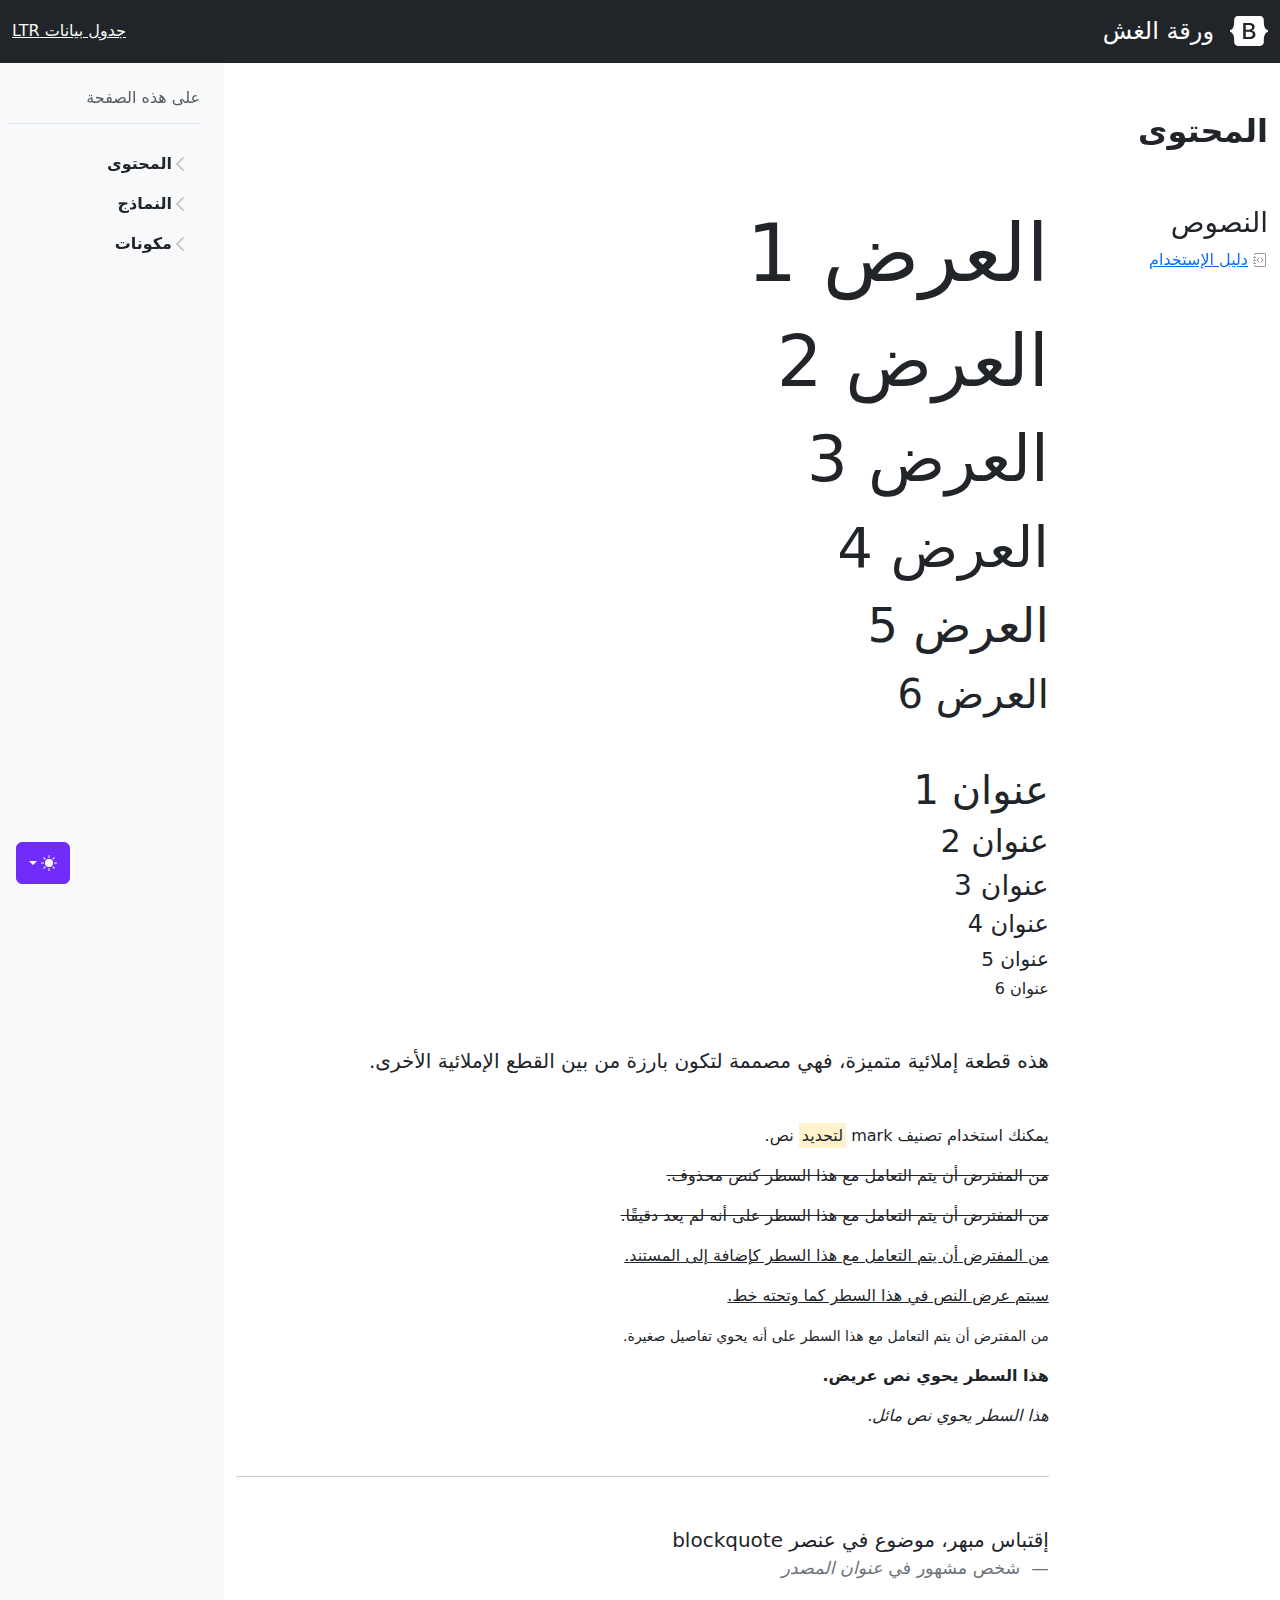
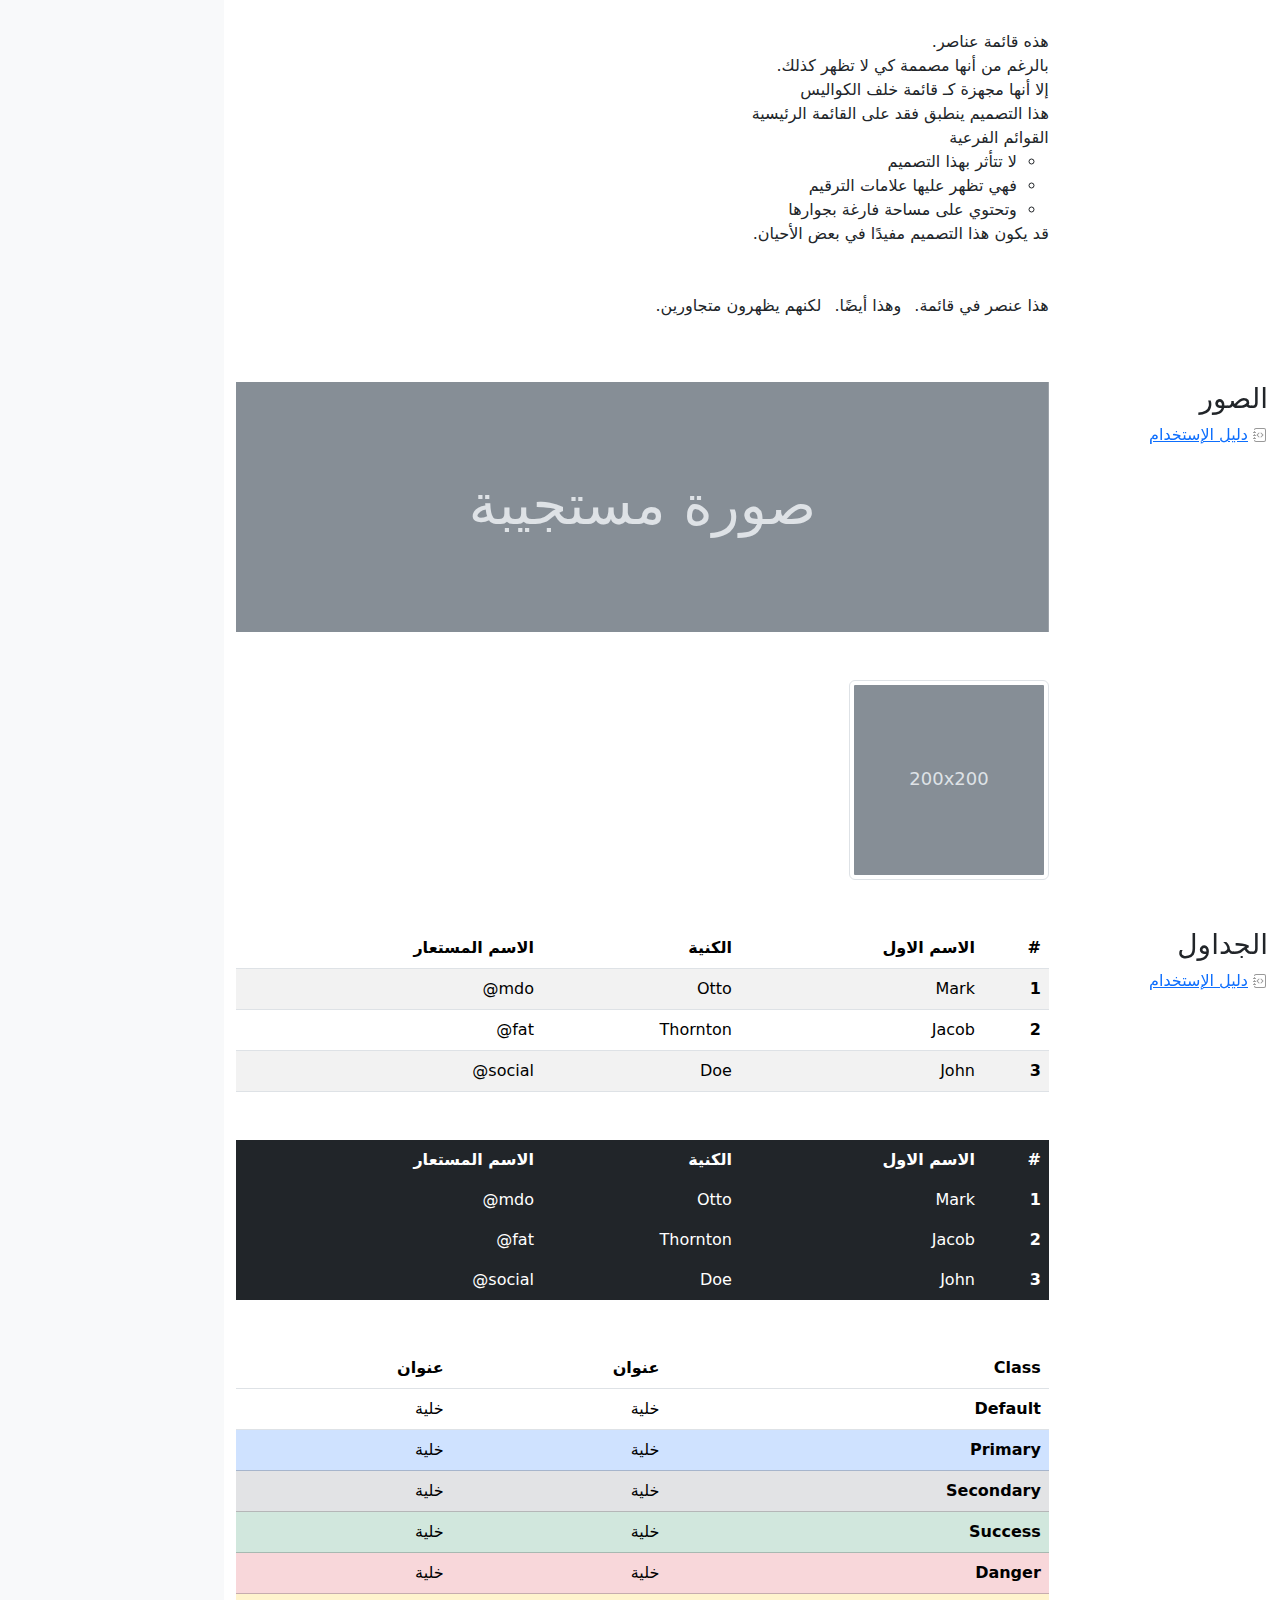
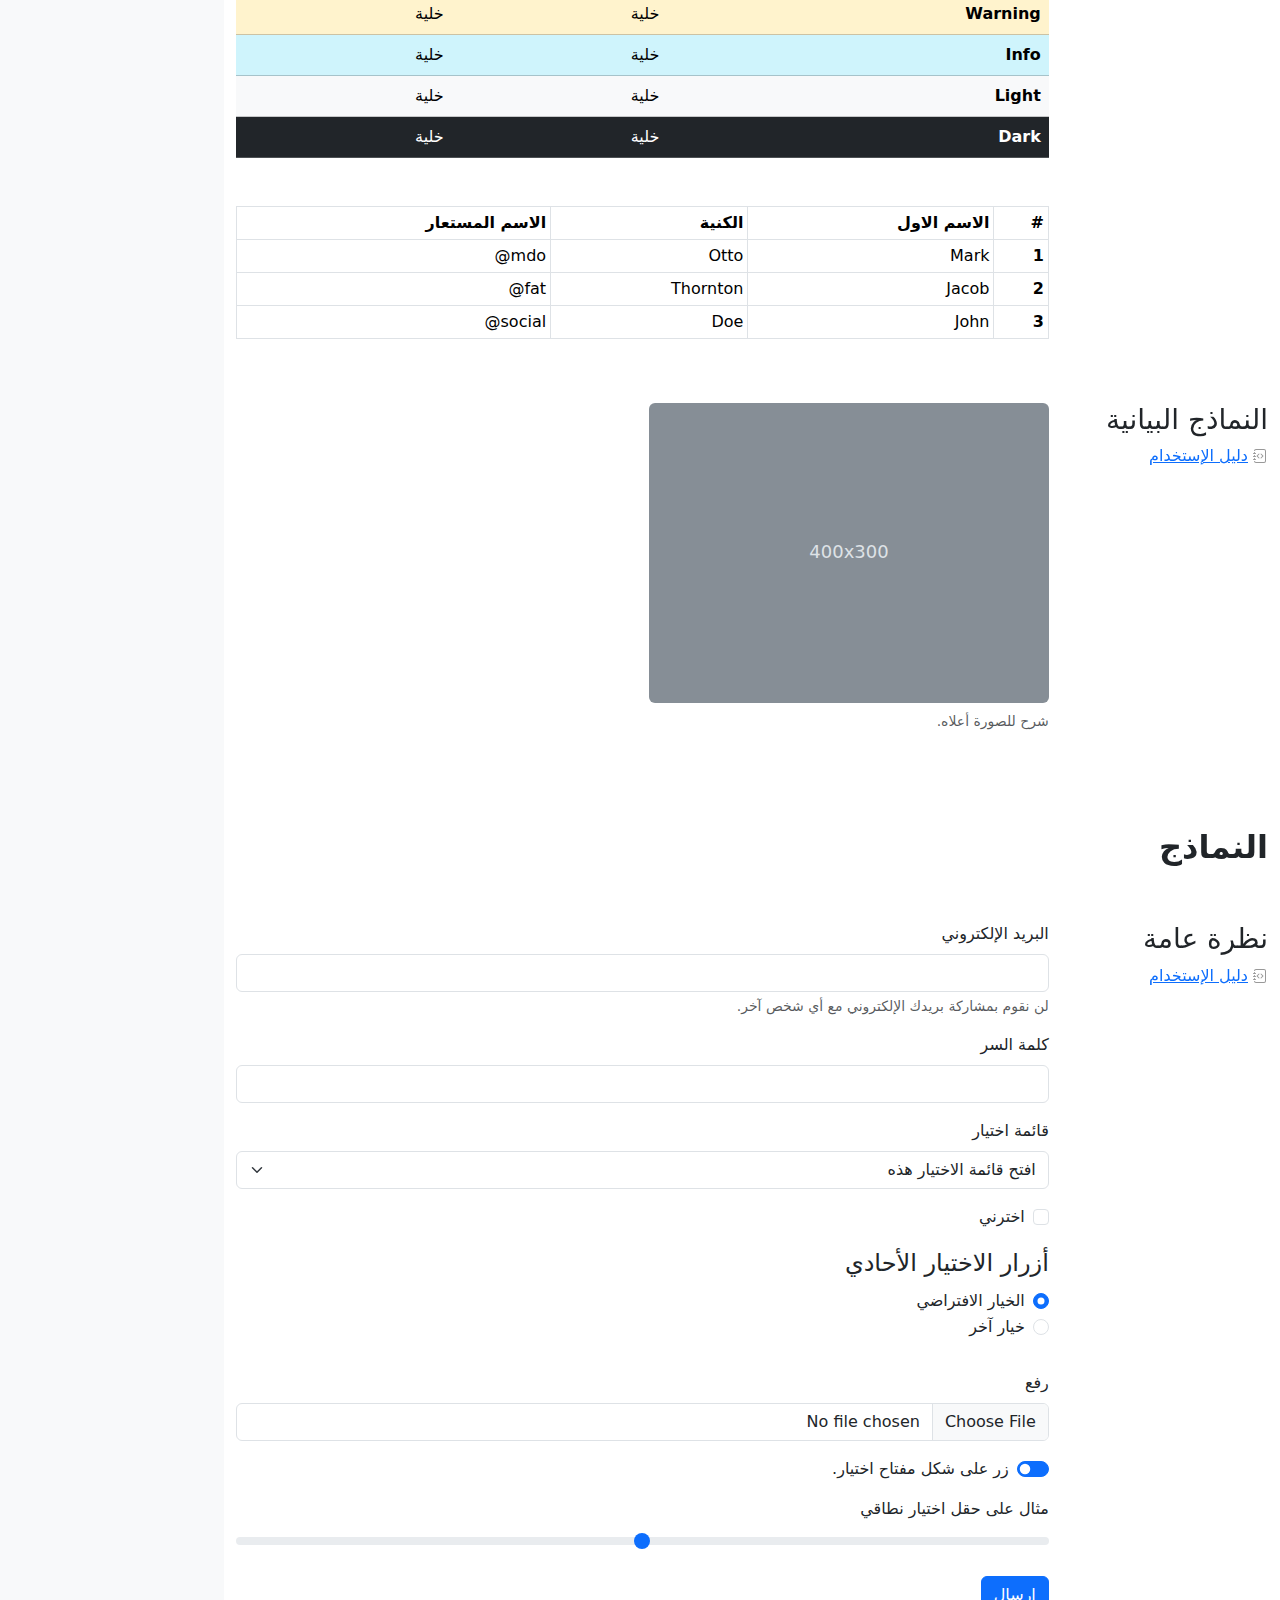
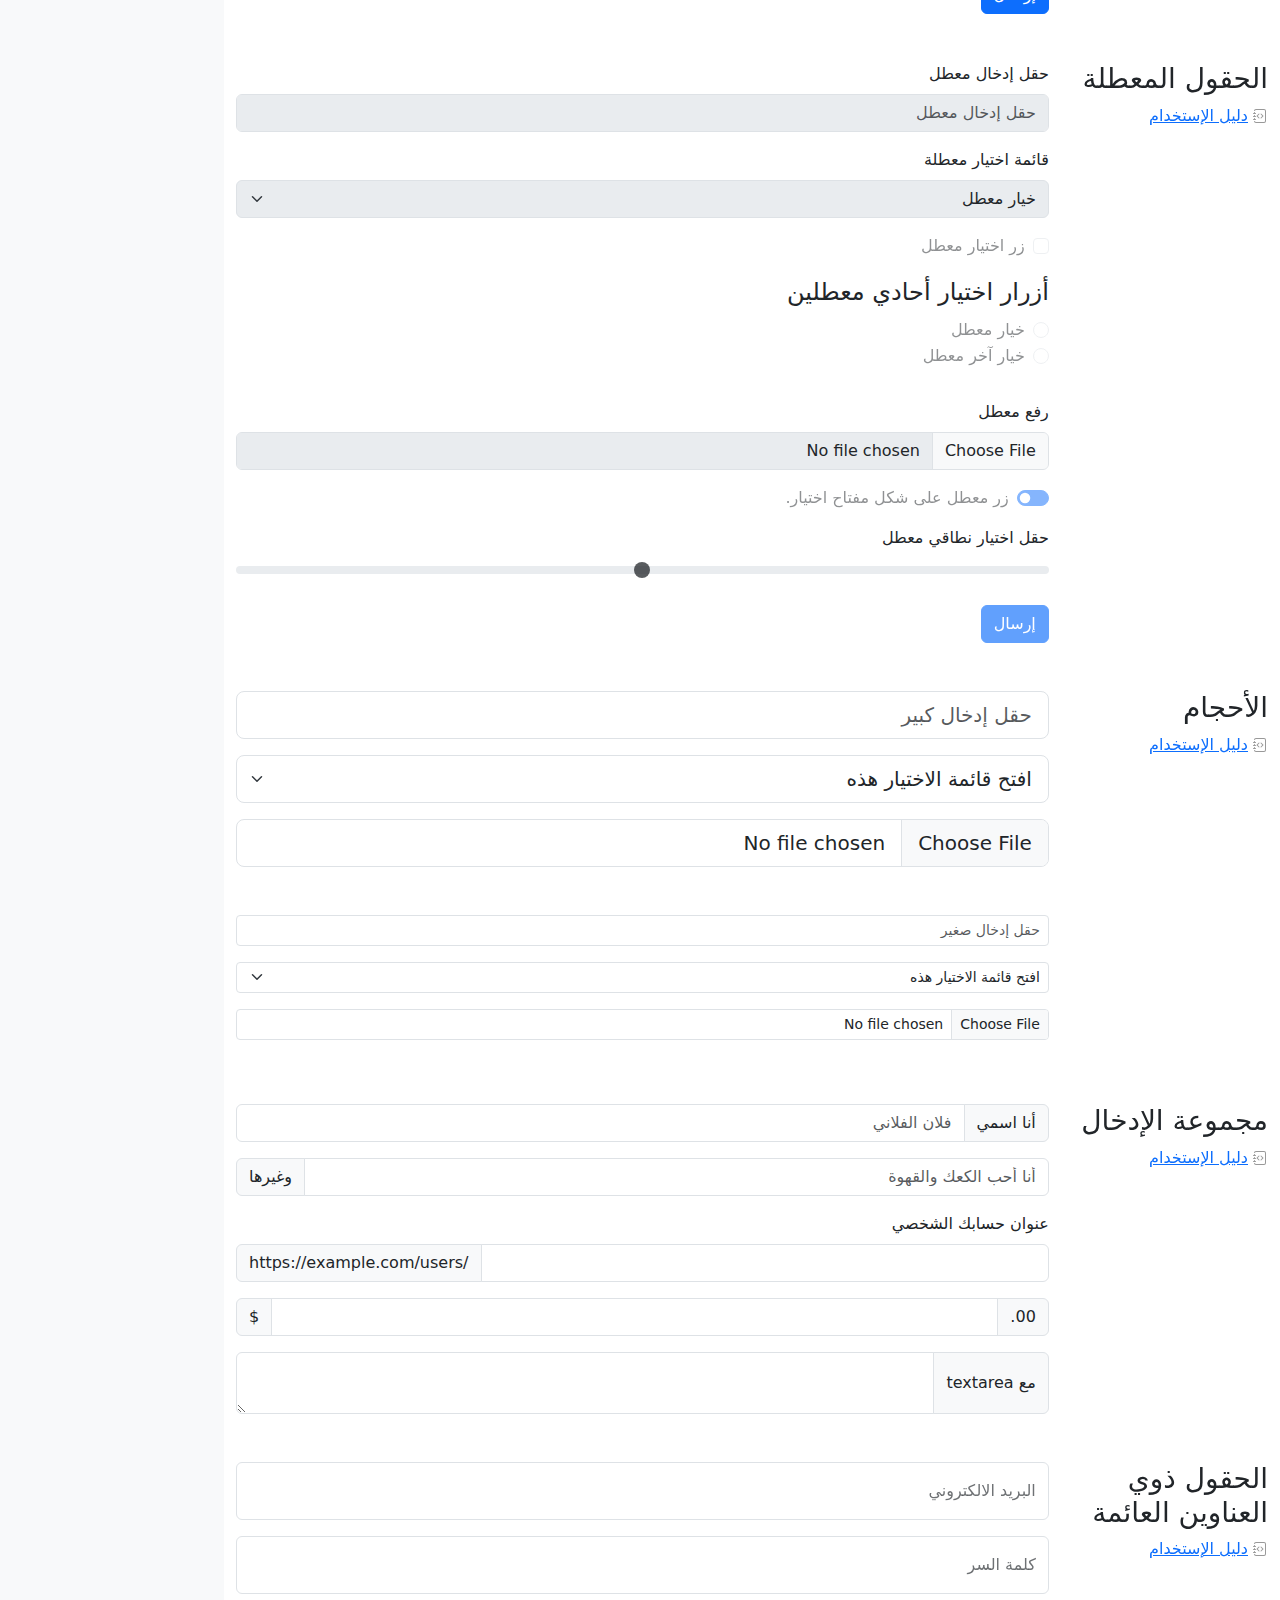
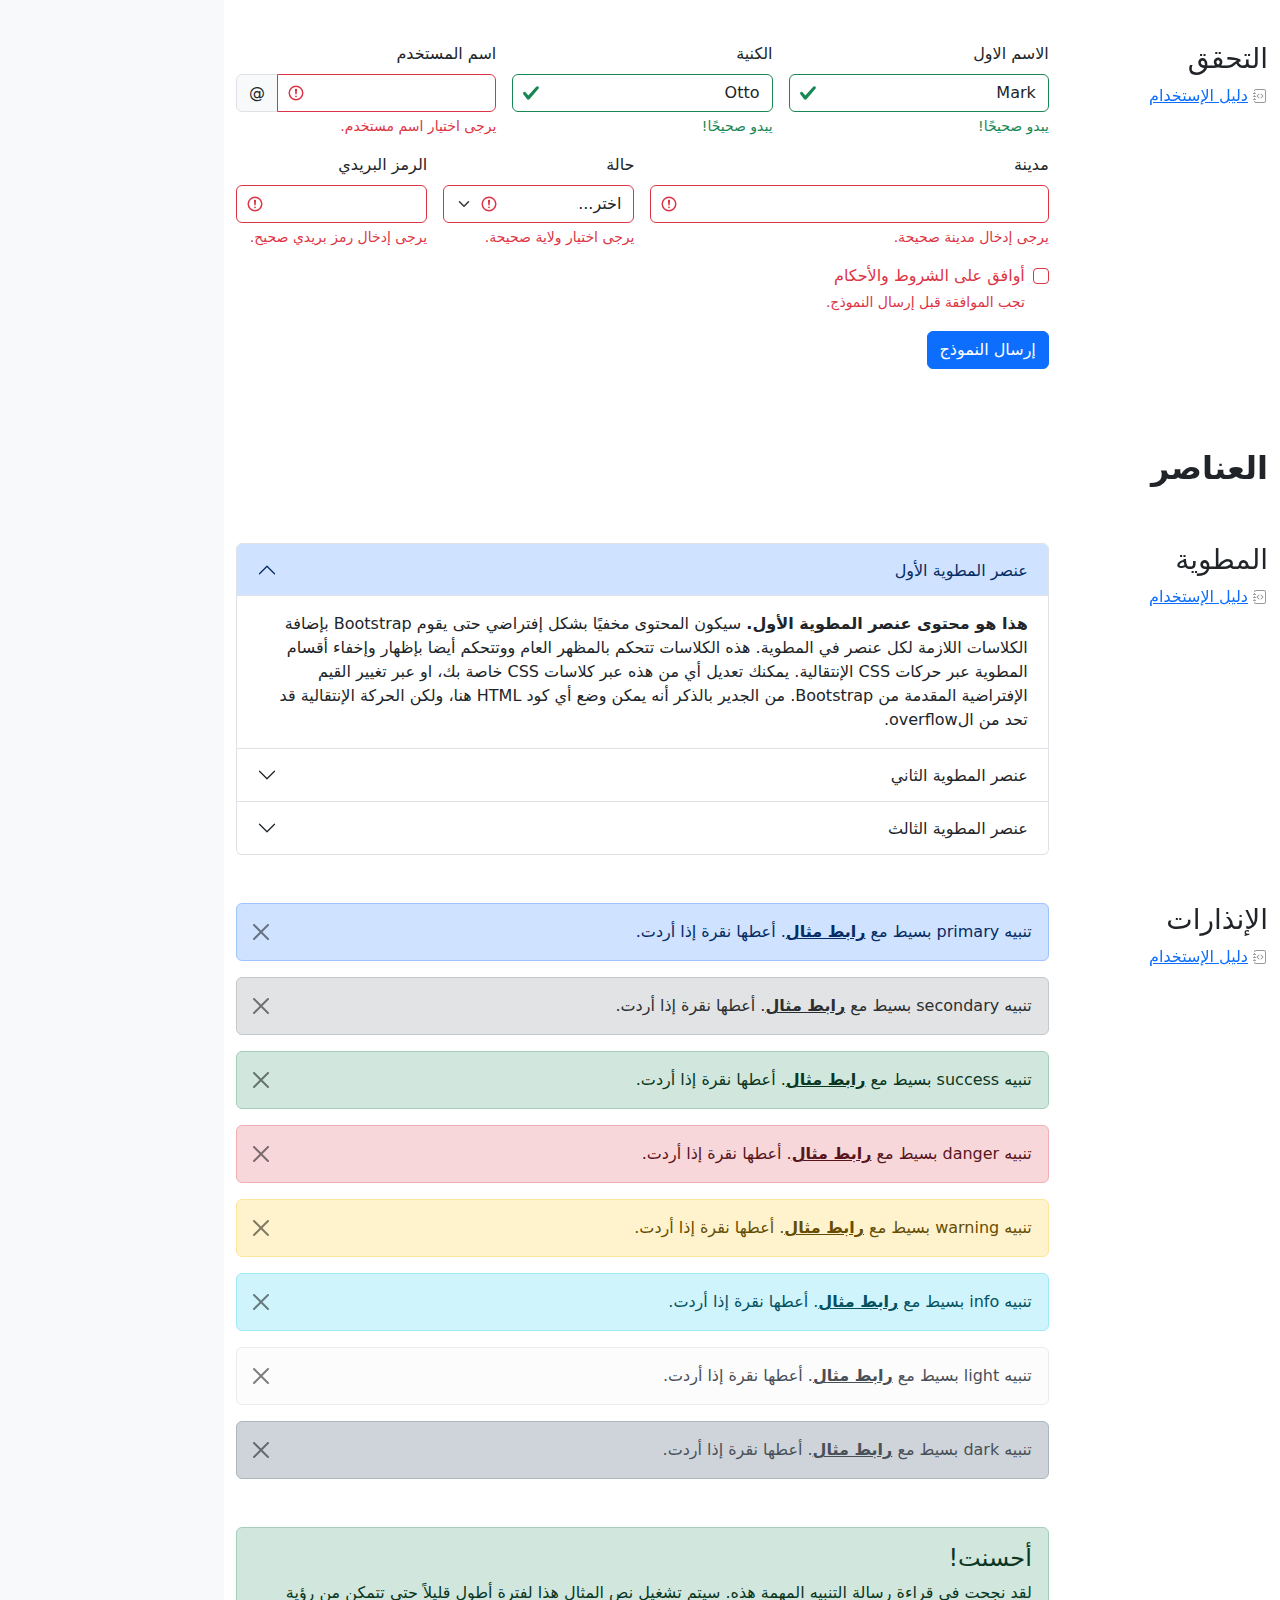
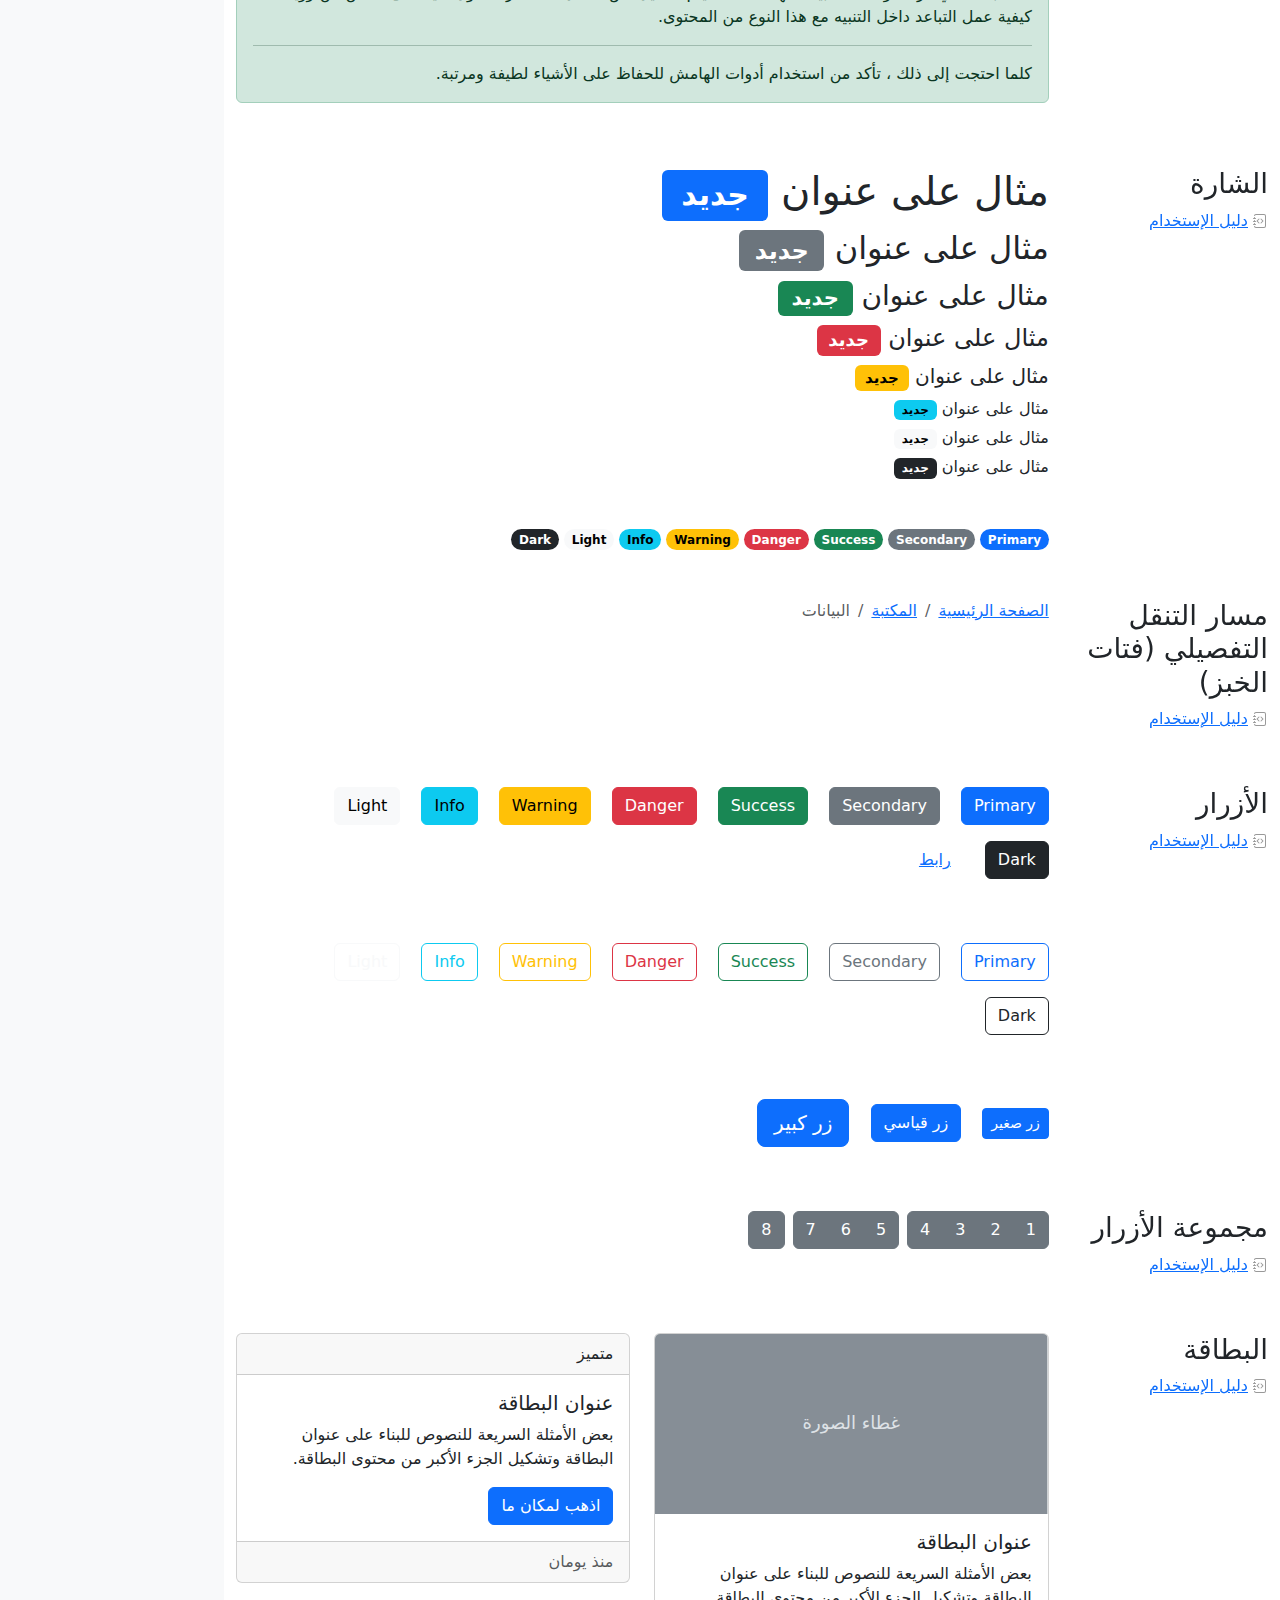
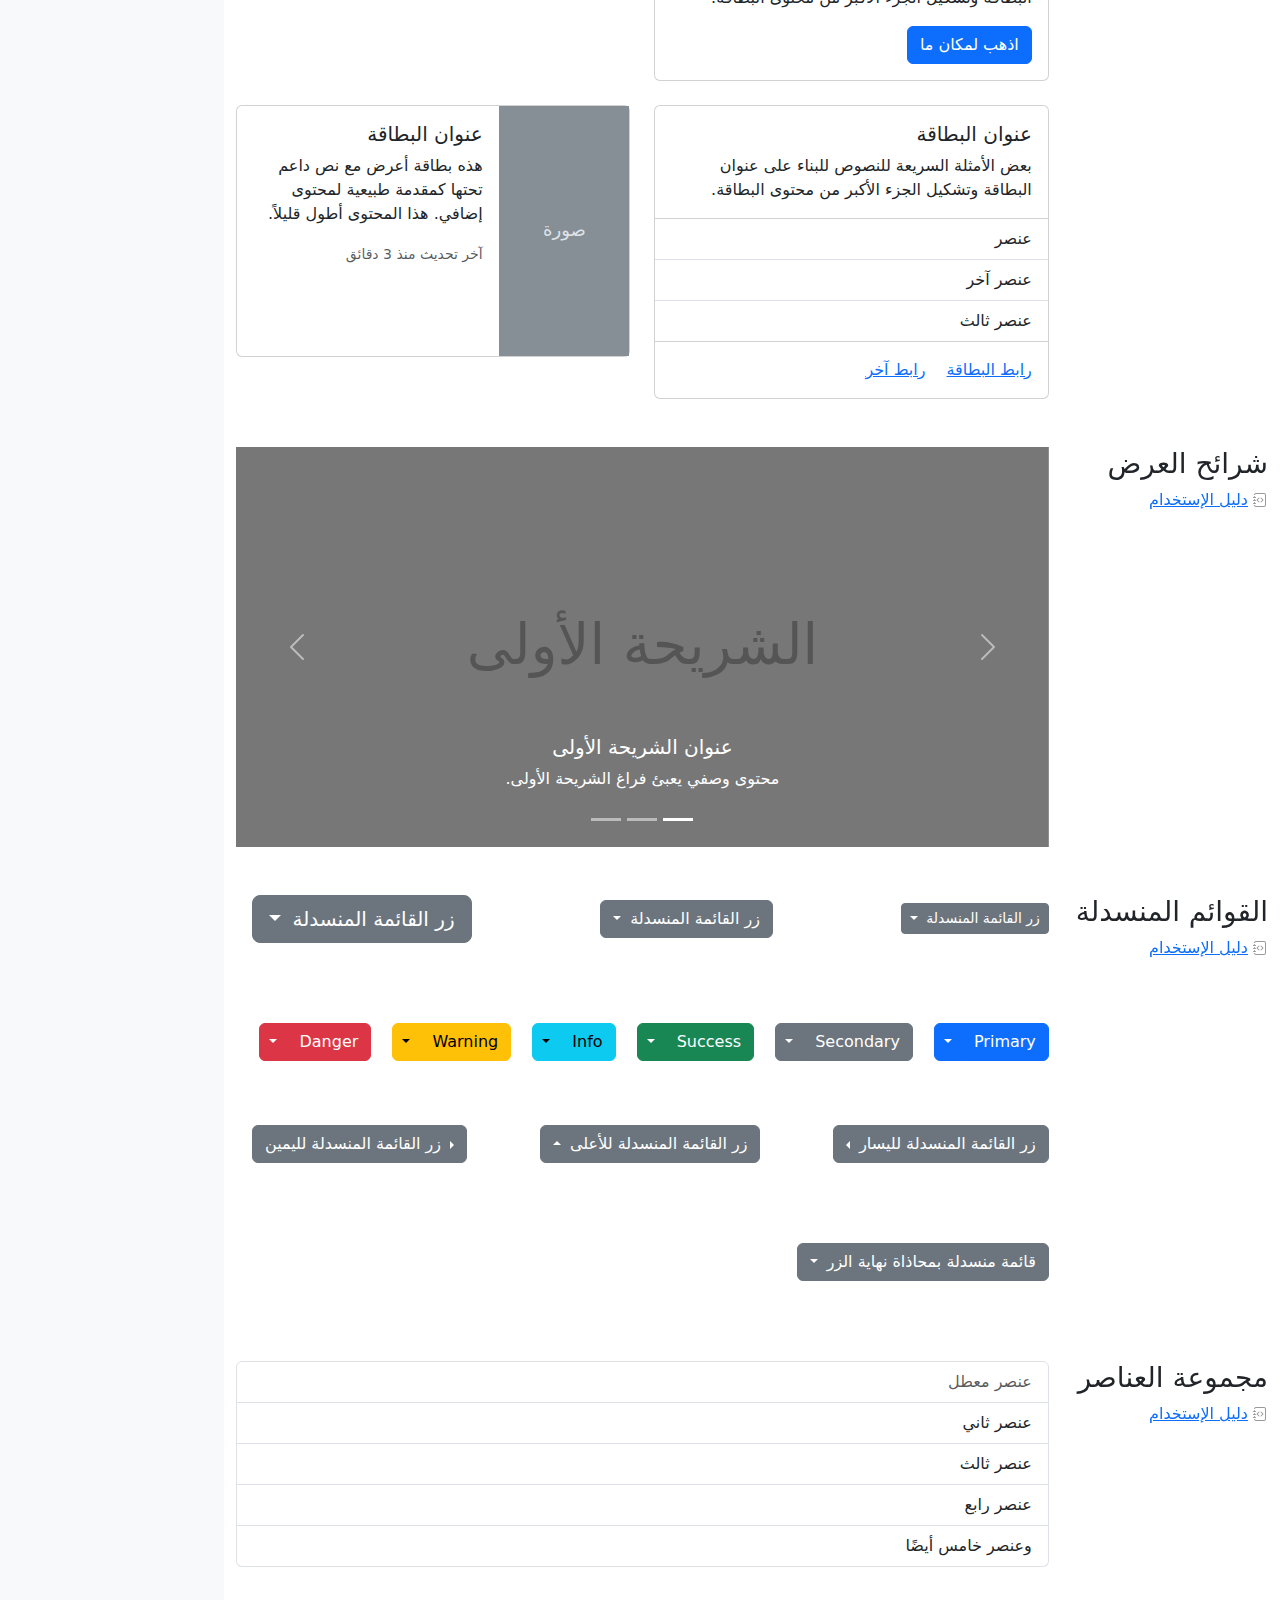
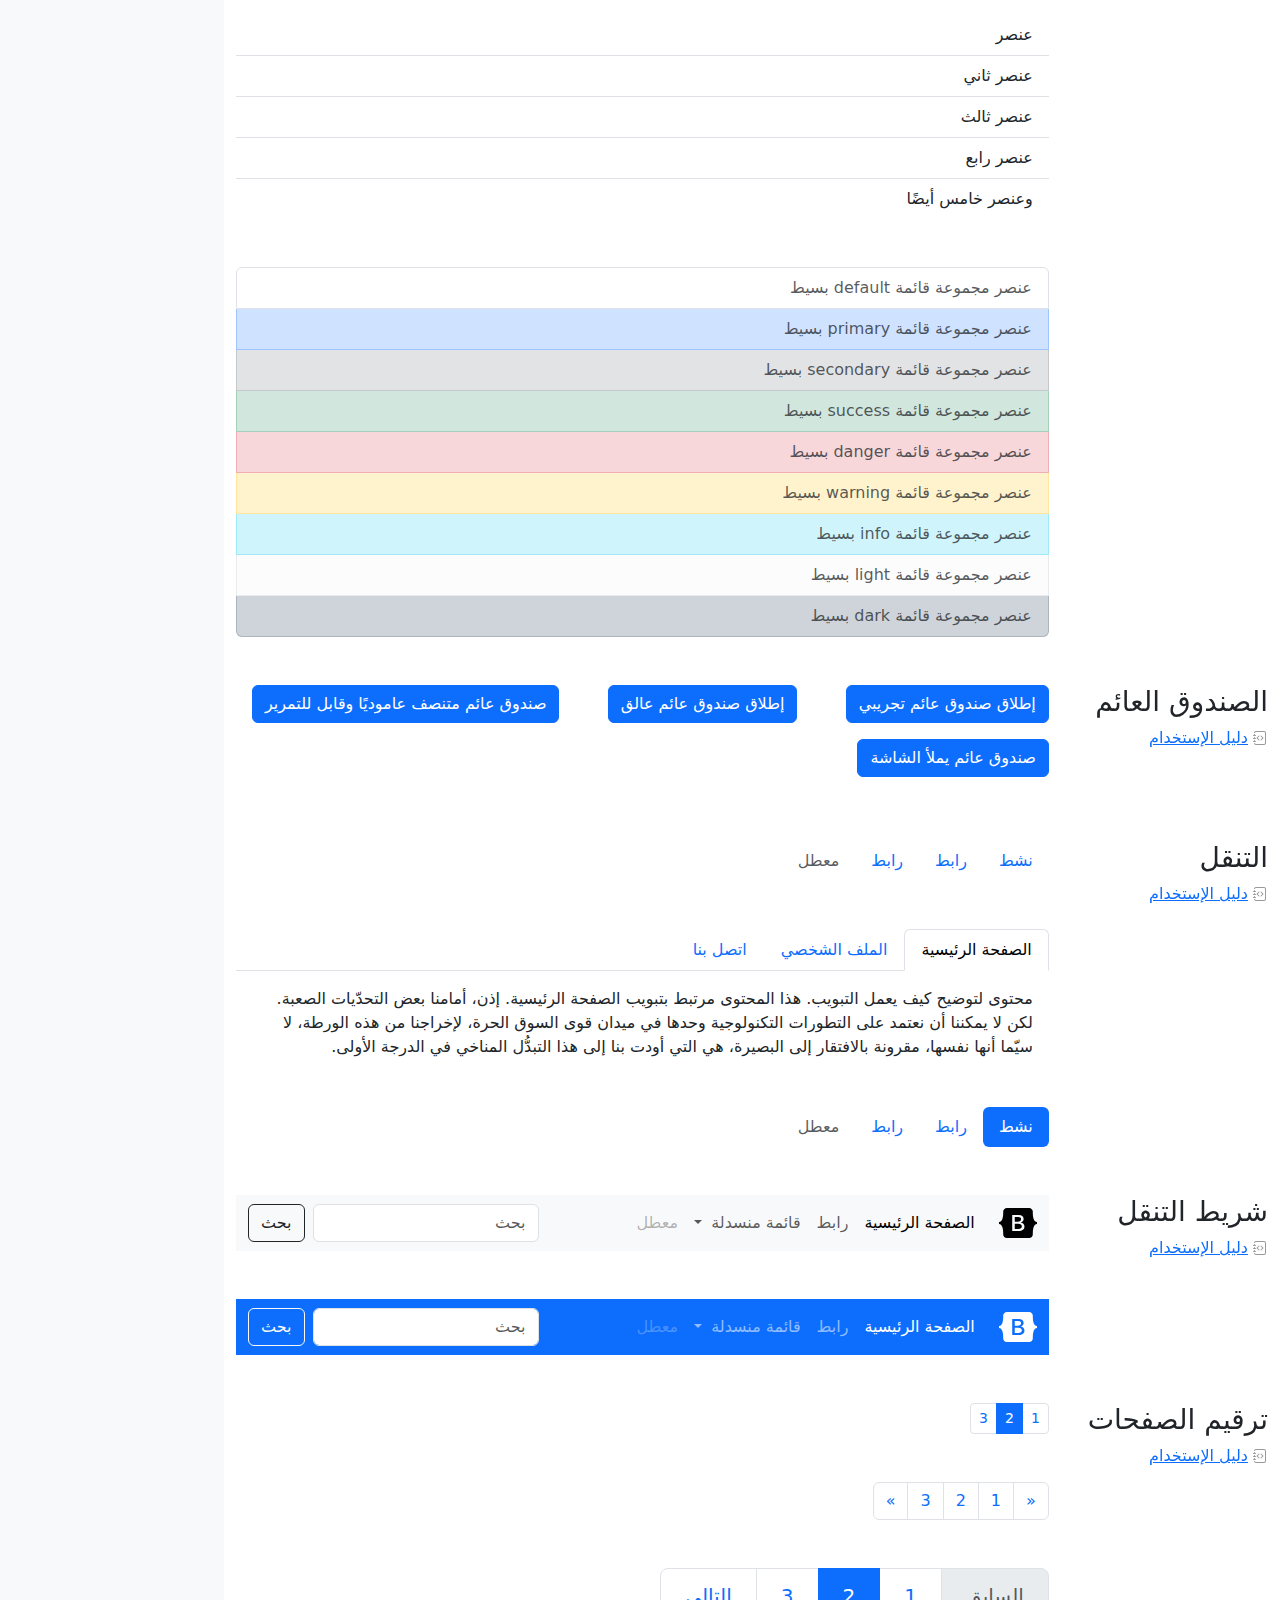
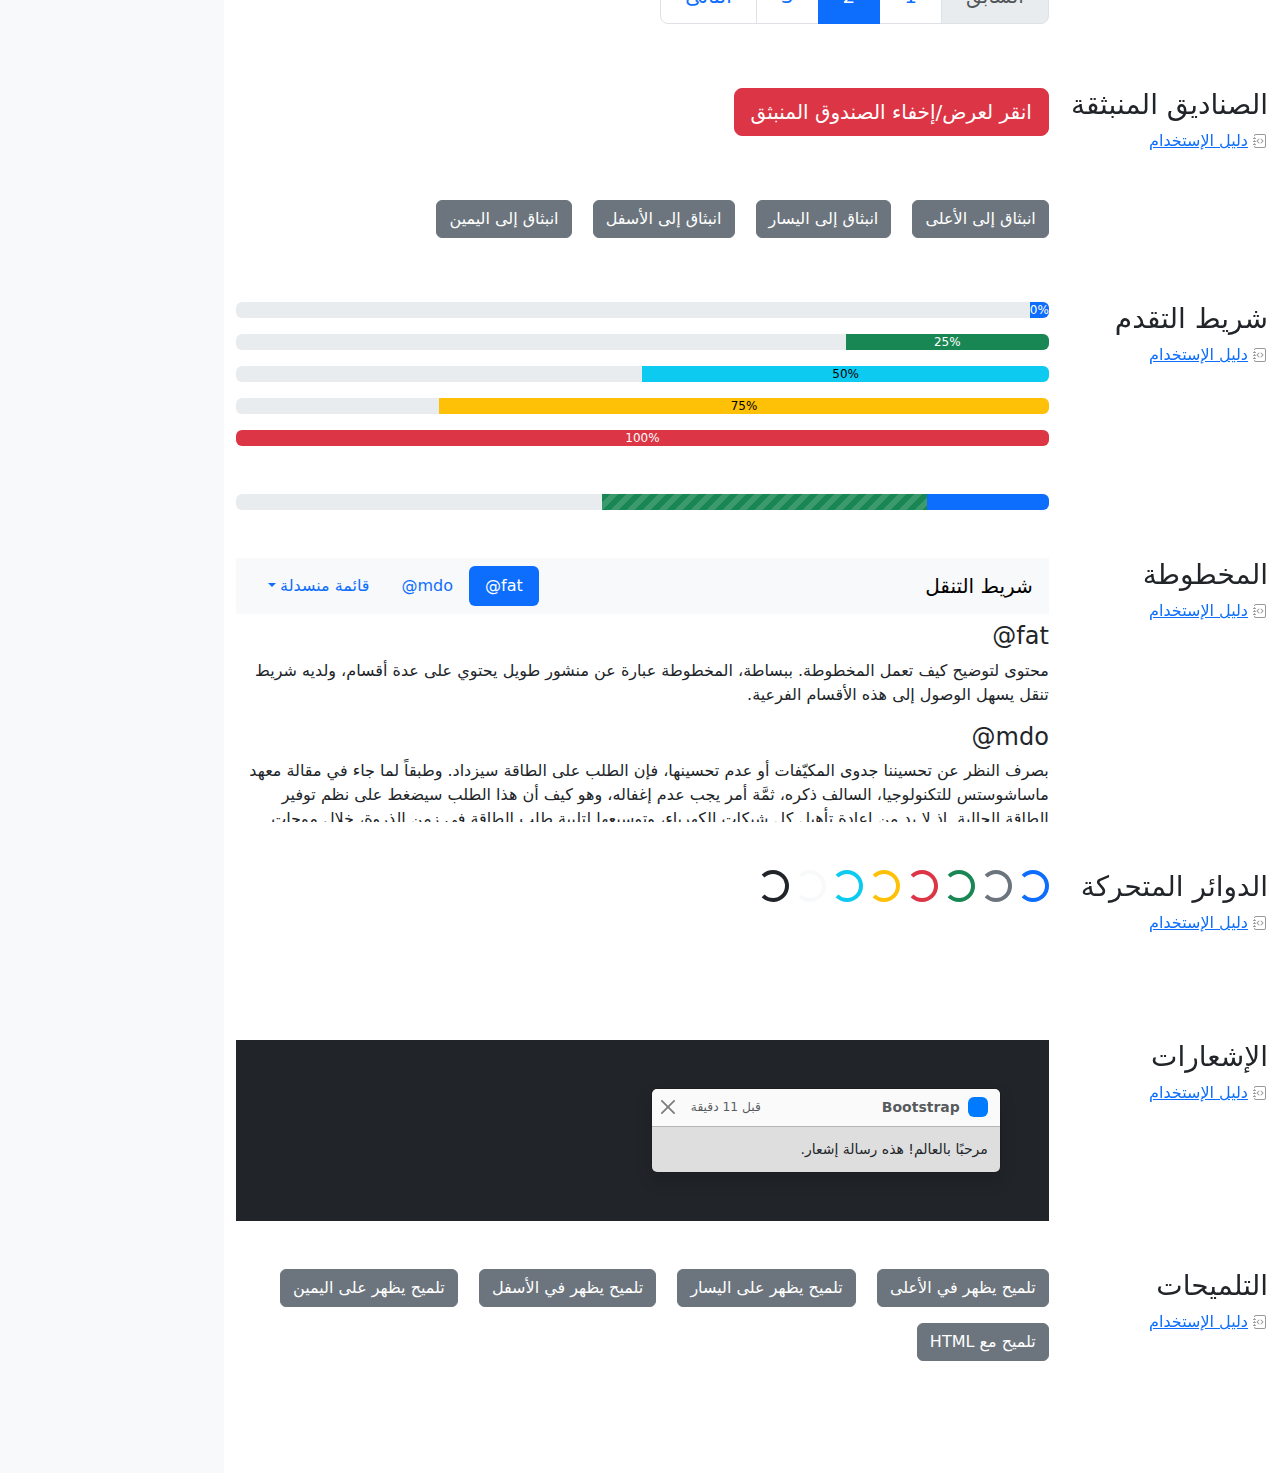
<file: bootstrap/examples/cheatsheet-rtl/index.html>
<!doctype html>
<html lang="ar" dir="rtl" data-bs-theme="auto">
  <head>
    <meta charset="utf-8" />
    <meta name="viewport" content="width=device-width, initial-scale=1" />
    <meta name="description" content="" />
    <meta
      name="author"
      content="Mark Otto, Jacob Thornton, and Bootstrap contributors"
    />
    <meta name="generator" content="Astro v5.13.2" />
    <title>ورقة الغش · Bootstrap v5.3</title>
    <link
      rel="canonical"
      href="https://getbootstrap.com/docs/5.3/examples/cheatsheet-rtl/"
    />
    <script src="../assets/js/color-modes.js"></script>
    <link href="../assets/dist/css/bootstrap.rtl.min.css" rel="stylesheet" />
    <meta name="theme-color" content="#712cf9" />
    <link href="../cheatsheet/cheatsheet.rtl.css" rel="stylesheet" />
    <style>
      .bd-placeholder-img {
        font-size: 1.125rem;
        text-anchor: middle;
        -webkit-user-select: none;
        -moz-user-select: none;
        user-select: none;
      }
      @media (min-width: 768px) {
        .bd-placeholder-img-lg {
          font-size: 3.5rem;
        }
      }
      .b-example-divider {
        width: 100%;
        height: 3rem;
        background-color: #0000001a;
        border: solid rgba(0, 0, 0, 0.15);
        border-width: 1px 0;
        box-shadow:
          inset 0 0.5em 1.5em #0000001a,
          inset 0 0.125em 0.5em #00000026;
      }
      .b-example-vr {
        flex-shrink: 0;
        width: 1.5rem;
        height: 100vh;
      }
      .bi {
        vertical-align: -0.125em;
        fill: currentColor;
      }
      .nav-scroller {
        position: relative;
        z-index: 2;
        height: 2.75rem;
        overflow-y: hidden;
      }
      .nav-scroller .nav {
        display: flex;
        flex-wrap: nowrap;
        padding-bottom: 1rem;
        margin-top: -1px;
        overflow-x: auto;
        text-align: center;
        white-space: nowrap;
        -webkit-overflow-scrolling: touch;
      }
      .btn-bd-primary {
        --bd-violet-bg: #712cf9;
        --bd-violet-rgb: 112.520718, 44.062154, 249.437846;
        --bs-btn-font-weight: 600;
        --bs-btn-color: var(--bs-white);
        --bs-btn-bg: var(--bd-violet-bg);
        --bs-btn-border-color: var(--bd-violet-bg);
        --bs-btn-hover-color: var(--bs-white);
        --bs-btn-hover-bg: #6528e0;
        --bs-btn-hover-border-color: #6528e0;
        --bs-btn-focus-shadow-rgb: var(--bd-violet-rgb);
        --bs-btn-active-color: var(--bs-btn-hover-color);
        --bs-btn-active-bg: #5a23c8;
        --bs-btn-active-border-color: #5a23c8;
      }
      .bd-mode-toggle {
        z-index: 1500;
      }
      .bd-mode-toggle .bi {
        width: 1em;
        height: 1em;
      }
      .bd-mode-toggle .dropdown-menu .active .bi {
        display: block !important;
      }
    </style>
  </head>
  <body class="bg-body-tertiary">
    <svg xmlns="http://www.w3.org/2000/svg" class="d-none">
      <symbol id="check2" viewBox="0 0 16 16">
        <path
          d="M13.854 3.646a.5.5 0 0 1 0 .708l-7 7a.5.5 0 0 1-.708 0l-3.5-3.5a.5.5 0 1 1 .708-.708L6.5 10.293l6.646-6.647a.5.5 0 0 1 .708 0z"
        ></path>
      </symbol>
      <symbol id="circle-half" viewBox="0 0 16 16">
        <path
          d="M8 15A7 7 0 1 0 8 1v14zm0 1A8 8 0 1 1 8 0a8 8 0 0 1 0 16z"
        ></path>
      </symbol>
      <symbol id="moon-stars-fill" viewBox="0 0 16 16">
        <path
          d="M6 .278a.768.768 0 0 1 .08.858 7.208 7.208 0 0 0-.878 3.46c0 4.021 3.278 7.277 7.318 7.277.527 0 1.04-.055 1.533-.16a.787.787 0 0 1 .81.316.733.733 0 0 1-.031.893A8.349 8.349 0 0 1 8.344 16C3.734 16 0 12.286 0 7.71 0 4.266 2.114 1.312 5.124.06A.752.752 0 0 1 6 .278z"
        ></path>
        <path
          d="M10.794 3.148a.217.217 0 0 1 .412 0l.387 1.162c.173.518.579.924 1.097 1.097l1.162.387a.217.217 0 0 1 0 .412l-1.162.387a1.734 1.734 0 0 0-1.097 1.097l-.387 1.162a.217.217 0 0 1-.412 0l-.387-1.162A1.734 1.734 0 0 0 9.31 6.593l-1.162-.387a.217.217 0 0 1 0-.412l1.162-.387a1.734 1.734 0 0 0 1.097-1.097l.387-1.162zM13.863.099a.145.145 0 0 1 .274 0l.258.774c.115.346.386.617.732.732l.774.258a.145.145 0 0 1 0 .274l-.774.258a1.156 1.156 0 0 0-.732.732l-.258.774a.145.145 0 0 1-.274 0l-.258-.774a1.156 1.156 0 0 0-.732-.732l-.774-.258a.145.145 0 0 1 0-.274l.774-.258c.346-.115.617-.386.732-.732L13.863.1z"
        ></path>
      </symbol>
      <symbol id="sun-fill" viewBox="0 0 16 16">
        <path
          d="M8 12a4 4 0 1 0 0-8 4 4 0 0 0 0 8zM8 0a.5.5 0 0 1 .5.5v2a.5.5 0 0 1-1 0v-2A.5.5 0 0 1 8 0zm0 13a.5.5 0 0 1 .5.5v2a.5.5 0 0 1-1 0v-2A.5.5 0 0 1 8 13zm8-5a.5.5 0 0 1-.5.5h-2a.5.5 0 0 1 0-1h2a.5.5 0 0 1 .5.5zM3 8a.5.5 0 0 1-.5.5h-2a.5.5 0 0 1 0-1h2A.5.5 0 0 1 3 8zm10.657-5.657a.5.5 0 0 1 0 .707l-1.414 1.415a.5.5 0 1 1-.707-.708l1.414-1.414a.5.5 0 0 1 .707 0zm-9.193 9.193a.5.5 0 0 1 0 .707L3.05 13.657a.5.5 0 0 1-.707-.707l1.414-1.414a.5.5 0 0 1 .707 0zm9.193 2.121a.5.5 0 0 1-.707 0l-1.414-1.414a.5.5 0 0 1 .707-.707l1.414 1.414a.5.5 0 0 1 0 .707zM4.464 4.465a.5.5 0 0 1-.707 0L2.343 3.05a.5.5 0 1 1 .707-.707l1.414 1.414a.5.5 0 0 1 0 .708z"
        ></path>
      </symbol>
    </svg>
    <div
      class="dropdown position-fixed bottom-0 end-0 mb-3 me-3 bd-mode-toggle"
    >
      <button
        class="btn btn-bd-primary py-2 dropdown-toggle d-flex align-items-center"
        id="bd-theme"
        type="button"
        aria-expanded="false"
        data-bs-toggle="dropdown"
        aria-label="Toggle theme (auto)"
      >
        <svg class="bi my-1 theme-icon-active" aria-hidden="true">
          <use href="#circle-half"></use>
        </svg>
        <span class="visually-hidden" id="bd-theme-text">Toggle theme</span>
      </button>
      <ul
        class="dropdown-menu dropdown-menu-end shadow"
        aria-labelledby="bd-theme-text"
      >
        <li>
          <button
            type="button"
            class="dropdown-item d-flex align-items-center"
            data-bs-theme-value="light"
            aria-pressed="false"
          >
            <svg class="bi me-2 opacity-50" aria-hidden="true">
              <use href="#sun-fill"></use>
            </svg>
            Light
            <svg class="bi ms-auto d-none" aria-hidden="true">
              <use href="#check2"></use>
            </svg>
          </button>
        </li>
        <li>
          <button
            type="button"
            class="dropdown-item d-flex align-items-center"
            data-bs-theme-value="dark"
            aria-pressed="false"
          >
            <svg class="bi me-2 opacity-50" aria-hidden="true">
              <use href="#moon-stars-fill"></use>
            </svg>
            Dark
            <svg class="bi ms-auto d-none" aria-hidden="true">
              <use href="#check2"></use>
            </svg>
          </button>
        </li>
        <li>
          <button
            type="button"
            class="dropdown-item d-flex align-items-center active"
            data-bs-theme-value="auto"
            aria-pressed="true"
          >
            <svg class="bi me-2 opacity-50" aria-hidden="true">
              <use href="#circle-half"></use>
            </svg>
            Auto
            <svg class="bi ms-auto d-none" aria-hidden="true">
              <use href="#check2"></use>
            </svg>
          </button>
        </li>
      </ul>
    </div>
    <header
      class="bd-header bg-dark py-3 d-flex align-items-stretch border-bottom border-dark"
    >
      <div class="container-fluid d-flex align-items-center">
        <h1 class="d-flex align-items-center fs-4 text-white mb-0">
          <img
            src="../assets/brand/bootstrap-logo-white.svg"
            width="38"
            height="30"
            class="me-3"
            alt="Bootstrap"
          />
          ورقة الغش
        </h1>
        <a
          href="../examples/cheatsheet/"
          class="ms-auto link-light"
          hreflang="en"
          >جدول بيانات LTR</a
        >
      </div>
    </header>
    <aside
      class="bd-aside sticky-xl-top text-body-secondary align-self-start mb-3 mb-xl-5 px-2"
    >
      <h2 class="h6 pt-4 pb-3 mb-4 border-bottom">على هذه الصفحة</h2>
      <nav class="small" id="toc">
        <ul class="list-unstyled">
          <li class="my-2">
            <button
              type="button"
              class="btn d-inline-flex align-items-center collapsed border-0"
              data-bs-toggle="collapse"
              aria-expanded="false"
              data-bs-target="#contents-collapse"
              aria-controls="contents-collapse"
            >
              المحتوى
            </button>
            <ul class="list-unstyled ps-3 collapse" id="contents-collapse">
              <li>
                <a
                  class="d-inline-flex align-items-center rounded text-decoration-none"
                  href="#typography"
                  >النصوص</a
                >
              </li>
              <li>
                <a
                  class="d-inline-flex align-items-center rounded text-decoration-none"
                  href="#images"
                  >الصور</a
                >
              </li>
              <li>
                <a
                  class="d-inline-flex align-items-center rounded text-decoration-none"
                  href="#tables"
                  >الجداول</a
                >
              </li>
              <li>
                <a
                  class="d-inline-flex align-items-center rounded text-decoration-none"
                  href="#figures"
                  >النماذج البيانية</a
                >
              </li>
            </ul>
          </li>
          <li class="my-2">
            <button
              type="button"
              class="btn d-inline-flex align-items-center collapsed border-0"
              data-bs-toggle="collapse"
              aria-expanded="false"
              data-bs-target="#forms-collapse"
              aria-controls="forms-collapse"
            >
              النماذج
            </button>
            <ul class="list-unstyled ps-3 collapse" id="forms-collapse">
              <li>
                <a
                  class="d-inline-flex align-items-center rounded text-decoration-none"
                  href="#overview"
                  >نظرة عامة</a
                >
              </li>
              <li>
                <a
                  class="d-inline-flex align-items-center rounded text-decoration-none"
                  href="#disabled-forms"
                  >الحقول المعطلة</a
                >
              </li>
              <li>
                <a
                  class="d-inline-flex align-items-center rounded text-decoration-none"
                  href="#sizing"
                  >الأحجام</a
                >
              </li>
              <li>
                <a
                  class="d-inline-flex align-items-center rounded text-decoration-none"
                  href="#input-group"
                  >مجموعة الإدخال</a
                >
              </li>
              <li>
                <a
                  class="d-inline-flex align-items-center rounded text-decoration-none"
                  href="#floating-labels"
                  >الحقول ذوي العناوين العائمة</a
                >
              </li>
              <li>
                <a
                  class="d-inline-flex align-items-center rounded text-decoration-none"
                  href="#validation"
                  >التحقق</a
                >
              </li>
            </ul>
          </li>
          <li class="my-2">
            <button
              type="button"
              class="btn d-inline-flex align-items-center collapsed border-0"
              data-bs-toggle="collapse"
              aria-expanded="false"
              data-bs-target="#components-collapse"
              aria-controls="components-collapse"
            >
              مكونات
            </button>
            <ul class="list-unstyled ps-3 collapse" id="components-collapse">
              <li>
                <a
                  class="d-inline-flex align-items-center rounded text-decoration-none"
                  href="#accordion"
                  >المطوية</a
                >
              </li>
              <li>
                <a
                  class="d-inline-flex align-items-center rounded text-decoration-none"
                  href="#alerts"
                  >الإنذارات</a
                >
              </li>
              <li>
                <a
                  class="d-inline-flex align-items-center rounded text-decoration-none"
                  href="#badge"
                  >الشارة</a
                >
              </li>
              <li>
                <a
                  class="d-inline-flex align-items-center rounded text-decoration-none"
                  href="#breadcrumb"
                  >مسار التنقل التفصيلي</a
                >
              </li>
              <li>
                <a
                  class="d-inline-flex align-items-center rounded text-decoration-none"
                  href="#buttons"
                  >الأزرار</a
                >
              </li>
              <li>
                <a
                  class="d-inline-flex align-items-center rounded text-decoration-none"
                  href="#button-group"
                  >مجموعة الأزرار</a
                >
              </li>
              <li>
                <a
                  class="d-inline-flex align-items-center rounded text-decoration-none"
                  href="#card"
                  >البطاقة</a
                >
              </li>
              <li>
                <a
                  class="d-inline-flex align-items-center rounded text-decoration-none"
                  href="#carousel"
                  >شرائح العرض</a
                >
              </li>
              <li>
                <a
                  class="d-inline-flex align-items-center rounded text-decoration-none"
                  href="#dropdowns"
                  >القوائم المنسدلة</a
                >
              </li>
              <li>
                <a
                  class="d-inline-flex align-items-center rounded text-decoration-none"
                  href="#list-group"
                  >مجموعة العناصر</a
                >
              </li>
              <li>
                <a
                  class="d-inline-flex align-items-center rounded text-decoration-none"
                  href="#modal"
                  >الصندوق العائم</a
                >
              </li>
              <li>
                <a
                  class="d-inline-flex align-items-center rounded text-decoration-none"
                  href="#navs"
                  >التنقل</a
                >
              </li>
              <li>
                <a
                  class="d-inline-flex align-items-center rounded text-decoration-none"
                  href="#navbar"
                  >شريط التنقل</a
                >
              </li>
              <li>
                <a
                  class="d-inline-flex align-items-center rounded text-decoration-none"
                  href="#pagination"
                  >ترقيم الصفحات</a
                >
              </li>
              <li>
                <a
                  class="d-inline-flex align-items-center rounded text-decoration-none"
                  href="#popovers"
                  >الصناديق المنبثقة</a
                >
              </li>
              <li>
                <a
                  class="d-inline-flex align-items-center rounded text-decoration-none"
                  href="#progress"
                  >شريط التقدم</a
                >
              </li>
              <li>
                <a
                  class="d-inline-flex align-items-center rounded text-decoration-none"
                  href="#scrollspy"
                  >المخطوطة</a
                >
              </li>
              <li>
                <a
                  class="d-inline-flex align-items-center rounded text-decoration-none"
                  href="#spinners"
                  >الدوائر المتحركة</a
                >
              </li>
              <li>
                <a
                  class="d-inline-flex align-items-center rounded text-decoration-none"
                  href="#toasts"
                  >الإشعارات</a
                >
              </li>
              <li>
                <a
                  class="d-inline-flex align-items-center rounded text-decoration-none"
                  href="#tooltips"
                  >التلميحات</a
                >
              </li>
            </ul>
          </li>
        </ul>
      </nav>
    </aside>
    <main class="bd-cheatsheet container-fluid bg-body">
      <section id="content">
        <h2 class="sticky-xl-top fw-bold pt-3 pt-xl-5 pb-2 pb-xl-3">المحتوى</h2>
        <article class="my-3" id="typography">
          <div
            class="bd-heading sticky-xl-top align-self-start mt-5 mb-3 mt-xl-0 mb-xl-2"
          >
            <h3>النصوص</h3>
            <a
              class="d-flex align-items-center"
              hreflang="en"
              href="../content/typography"
              >دليل الإستخدام</a
            >
          </div>
          <div>
            <div class="bd-example-snippet bd-code-snippet">
              <div class="bd-example m-0 border-0">
                <p class="display-1">العرض 1</p>
                <p class="display-2">العرض 2</p>
                <p class="display-3">العرض 3</p>
                <p class="display-4">العرض 4</p>
                <p class="display-5">العرض 5</p>
                <p class="display-6">العرض 6</p>
              </div>
            </div>
            <div class="bd-example-snippet bd-code-snippet">
              <div class="bd-example m-0 border-0">
                <p class="h1">عنوان 1</p>
                <p class="h2">عنوان 2</p>
                <p class="h3">عنوان 3</p>
                <p class="h4">عنوان 4</p>
                <p class="h5">عنوان 5</p>
                <p class="h6">عنوان 6</p>
              </div>
            </div>
            <div class="bd-example-snippet bd-code-snippet">
              <div class="bd-example m-0 border-0">
                <p class="lead">
                  هذه قطعة إملائية متميزة، فهي مصممة لتكون بارزة من بين القطع
                  الإملائية الأخرى.
                </p>
              </div>
            </div>
            <div class="bd-example-snippet bd-code-snippet">
              <div class="bd-example m-0 border-0">
                <p>يمكنك استخدام تصنيف mark <mark>لتحديد</mark> نص.</p>
                <p>
                  <del>من المفترض أن يتم التعامل مع هذا السطر كنص محذوف.</del>
                </p>
                <p>
                  <s
                    >من المفترض أن يتم التعامل مع هذا السطر على أنه لم يعد
                    دقيقًا.</s
                  >
                </p>
                <p>
                  <ins
                    >من المفترض أن يتم التعامل مع هذا السطر كإضافة إلى
                    المستند.</ins
                  >
                </p>
                <p><u>سيتم عرض النص في هذا السطر كما وتحته خط.</u></p>
                <p>
                  <small
                    >من المفترض أن يتم التعامل مع هذا السطر على أنه يحوي تفاصيل
                    صغيرة.</small
                  >
                </p>
                <p><strong>هذا السطر يحوي نص عريض.</strong></p>
                <p><em>هذا السطر يحوي نص مائل.</em></p>
              </div>
            </div>
            <div class="bd-example-snippet bd-code-snippet">
              <div class="bd-example m-0 border-0">
                <hr />
              </div>
            </div>
            <div class="bd-example-snippet bd-code-snippet">
              <div class="bd-example m-0 border-0">
                <blockquote class="blockquote">
                  <p>إقتباس مبهر، موضوع في عنصر blockquote</p>
                  <footer class="blockquote-footer">
                    شخص مشهور في
                    <cite title="عنوان المصدر"> عنوان المصدر </cite>
                  </footer>
                </blockquote>
              </div>
            </div>
            <div class="bd-example-snippet bd-code-snippet">
              <div class="bd-example m-0 border-0">
                <ul class="list-unstyled">
                  <li>هذه قائمة عناصر.</li>
                  <li>بالرغم من أنها مصممة كي لا تظهر كذلك.</li>
                  <li>إلا أنها مجهزة كـ قائمة خلف الكواليس</li>
                  <li>هذا التصميم ينطبق فقد على القائمة الرئيسية</li>
                  <li>
                    القوائم الفرعية
                    <ul>
                      <li>لا تتأثر بهذا التصميم</li>
                      <li>فهي تظهر عليها علامات الترقيم</li>
                      <li>وتحتوي على مساحة فارغة بجوارها</li>
                    </ul>
                  </li>
                  <li>قد يكون هذا التصميم مفيدًا في بعض الأحيان.</li>
                </ul>
              </div>
            </div>
            <div class="bd-example-snippet bd-code-snippet">
              <div class="bd-example m-0 border-0">
                <ul class="list-inline">
                  <li class="list-inline-item">هذا عنصر في قائمة.</li>
                  <li class="list-inline-item">وهذا أيضًا.</li>
                  <li class="list-inline-item">لكنهم يظهرون متجاورين.</li>
                </ul>
              </div>
            </div>
          </div>
        </article>
        <article class="my-3" id="images">
          <div
            class="bd-heading sticky-xl-top align-self-start mt-5 mb-3 mt-xl-0 mb-xl-2"
          >
            <h3>الصور</h3>
            <a
              class="d-flex align-items-center"
              hreflang="en"
              href="../content/images"
              >دليل الإستخدام</a
            >
          </div>
          <div>
            <div class="bd-example-snippet bd-code-snippet">
              <div class="bd-example m-0 border-0">
                <svg
                  aria-label="Placeholder: صورة مستجيبة"
                  class="bd-placeholder-img bd-placeholder-img-lg img-fluid"
                  height="250"
                  preserveAspectRatio="xMidYMid slice"
                  role="img"
                  width="100%"
                  xmlns="http://www.w3.org/2000/svg"
                >
                  <title>Placeholder</title>
                  <rect width="100%" height="100%" fill="#868e96" />
                  <text x="50%" y="50%" fill="#dee2e6" dy=".3em">
                    صورة مستجيبة
                  </text>
                </svg>
              </div>
            </div>
            <div class="bd-example-snippet bd-code-snippet">
              <div class="bd-example m-0 border-0">
                <svg
                  aria-label="صورة عنصر نائب مربع عام مع حدود بيضاء حولها ، مما يجعلها تشبه صورة تم التقاطها بكاميرا فورية قديمة: 200x200"
                  class="bd-placeholder-img img-thumbnail"
                  height="200"
                  preserveAspectRatio="xMidYMid slice"
                  role="img"
                  width="200"
                  xmlns="http://www.w3.org/2000/svg"
                >
                  <title>
                    صورة عنصر نائب مربع عام مع حدود بيضاء حولها ، مما يجعلها
                    تشبه صورة تم التقاطها بكاميرا فورية قديمة
                  </title>
                  <rect width="100%" height="100%" fill="#868e96" />
                  <text x="50%" y="50%" fill="#dee2e6" dy=".3em">200x200</text>
                </svg>
              </div>
            </div>
          </div>
        </article>
        <article class="my-3" id="tables">
          <div
            class="bd-heading sticky-xl-top align-self-start mt-5 mb-3 mt-xl-0 mb-xl-2"
          >
            <h3>الجداول</h3>
            <a
              class="d-flex align-items-center"
              hreflang="en"
              href="../content/tables"
              >دليل الإستخدام</a
            >
          </div>
          <div>
            <div class="bd-example-snippet bd-code-snippet">
              <div class="bd-example m-0 border-0">
                <table class="table table-striped">
                  <thead>
                    <tr>
                      <th scope="col">#</th>
                      <th scope="col">الاسم الاول</th>
                      <th scope="col">الكنية</th>
                      <th scope="col">الاسم المستعار</th>
                    </tr>
                  </thead>
                  <tbody>
                    <tr>
                      <th scope="row">1</th>
                      <td>Mark</td>
                      <td>Otto</td>
                      <td><bdo lang="en" dir="ltr">@mdo</bdo></td>
                    </tr>
                    <tr>
                      <th scope="row">2</th>
                      <td>Jacob</td>
                      <td>Thornton</td>
                      <td><bdo lang="en" dir="ltr">@fat</bdo></td>
                    </tr>
                    <tr>
                      <th scope="row">3</th>
                      <td>John</td>
                      <td>Doe</td>
                      <td><bdo lang="en" dir="ltr">@social</bdo></td>
                    </tr>
                  </tbody>
                </table>
              </div>
            </div>
            <div class="bd-example-snippet bd-code-snippet">
              <div class="bd-example m-0 border-0">
                <table class="table table-dark table-borderless">
                  <thead>
                    <tr>
                      <th scope="col">#</th>
                      <th scope="col">الاسم الاول</th>
                      <th scope="col">الكنية</th>
                      <th scope="col">الاسم المستعار</th>
                    </tr>
                  </thead>
                  <tbody>
                    <tr>
                      <th scope="row">1</th>
                      <td>Mark</td>
                      <td>Otto</td>
                      <td><bdo lang="en" dir="ltr">@mdo</bdo></td>
                    </tr>
                    <tr>
                      <th scope="row">2</th>
                      <td>Jacob</td>
                      <td>Thornton</td>
                      <td><bdo lang="en" dir="ltr">@fat</bdo></td>
                    </tr>
                    <tr>
                      <th scope="row">3</th>
                      <td>John</td>
                      <td>Doe</td>
                      <td><bdo lang="en" dir="ltr">@social</bdo></td>
                    </tr>
                  </tbody>
                </table>
              </div>
            </div>
            <div class="bd-example-snippet bd-code-snippet">
              <div class="bd-example m-0 border-0">
                <table class="table table-hover">
                  <thead>
                    <tr>
                      <th scope="col">Class</th>
                      <th scope="col">عنوان</th>
                      <th scope="col">عنوان</th>
                    </tr>
                  </thead>
                  <tbody>
                    <tr>
                      <th scope="row">Default</th>
                      <td>خلية</td>
                      <td>خلية</td>
                    </tr>
                    <tr class="table-primary">
                      <th scope="row">Primary</th>
                      <td>خلية</td>
                      <td>خلية</td>
                    </tr>
                    <tr class="table-secondary">
                      <th scope="row">Secondary</th>
                      <td>خلية</td>
                      <td>خلية</td>
                    </tr>
                    <tr class="table-success">
                      <th scope="row">Success</th>
                      <td>خلية</td>
                      <td>خلية</td>
                    </tr>
                    <tr class="table-danger">
                      <th scope="row">Danger</th>
                      <td>خلية</td>
                      <td>خلية</td>
                    </tr>
                    <tr class="table-warning">
                      <th scope="row">Warning</th>
                      <td>خلية</td>
                      <td>خلية</td>
                    </tr>
                    <tr class="table-info">
                      <th scope="row">Info</th>
                      <td>خلية</td>
                      <td>خلية</td>
                    </tr>
                    <tr class="table-light">
                      <th scope="row">Light</th>
                      <td>خلية</td>
                      <td>خلية</td>
                    </tr>
                    <tr class="table-dark">
                      <th scope="row">Dark</th>
                      <td>خلية</td>
                      <td>خلية</td>
                    </tr>
                  </tbody>
                </table>
              </div>
            </div>
            <div class="bd-example-snippet bd-code-snippet">
              <div class="bd-example m-0 border-0">
                <table class="table table-sm table-bordered">
                  <thead>
                    <tr>
                      <th scope="col">#</th>
                      <th scope="col">الاسم الاول</th>
                      <th scope="col">الكنية</th>
                      <th scope="col">الاسم المستعار</th>
                    </tr>
                  </thead>
                  <tbody>
                    <tr>
                      <th scope="row">1</th>
                      <td>Mark</td>
                      <td>Otto</td>
                      <td><bdo lang="en" dir="ltr">@mdo</bdo></td>
                    </tr>
                    <tr>
                      <th scope="row">2</th>
                      <td>Jacob</td>
                      <td>Thornton</td>
                      <td><bdo lang="en" dir="ltr">@fat</bdo></td>
                    </tr>
                    <tr>
                      <th scope="row">3</th>
                      <td>John</td>
                      <td>Doe</td>
                      <td><bdo lang="en" dir="ltr">@social</bdo></td>
                    </tr>
                  </tbody>
                </table>
              </div>
            </div>
          </div>
        </article>
        <article class="my-3" id="figures">
          <div
            class="bd-heading sticky-xl-top align-self-start mt-5 mb-3 mt-xl-0 mb-xl-2"
          >
            <h3>النماذج البيانية</h3>
            <a
              class="d-flex align-items-center"
              hreflang="en"
              href="../content/figures"
              >دليل الإستخدام</a
            >
          </div>
          <div>
            <div class="bd-example-snippet bd-code-snippet">
              <div class="bd-example m-0 border-0">
                <figure class="figure">
                  <svg
                    aria-label="Placeholder: 400x300"
                    class="bd-placeholder-img figure-img img-fluid rounded"
                    height="300"
                    preserveAspectRatio="xMidYMid slice"
                    role="img"
                    width="400"
                    xmlns="http://www.w3.org/2000/svg"
                  >
                    <title>Placeholder</title>
                    <rect width="100%" height="100%" fill="#868e96" />
                    <text x="50%" y="50%" fill="#dee2e6" dy=".3em">
                      400x300
                    </text>
                  </svg>
                  <figcaption class="figure-caption">
                    شرح للصورة أعلاه.
                  </figcaption>
                </figure>
              </div>
            </div>
          </div>
        </article>
      </section>
      <section id="forms">
        <h2 class="sticky-xl-top fw-bold pt-3 pt-xl-5 pb-2 pb-xl-3">النماذج</h2>
        <article class="my-3" id="overview">
          <div
            class="bd-heading sticky-xl-top align-self-start mt-5 mb-3 mt-xl-0 mb-xl-2"
          >
            <h3>نظرة عامة</h3>
            <a
              class="d-flex align-items-center"
              hreflang="en"
              href="../forms/overview/"
              >دليل الإستخدام</a
            >
          </div>
          <div>
            <div class="bd-example-snippet bd-code-snippet">
              <div class="bd-example m-0 border-0">
                <form>
                  <div class="mb-3">
                    <label for="exampleInputEmail1" class="form-label"
                      >البريد الإلكتروني</label
                    >
                    <input
                      type="email"
                      class="form-control"
                      id="exampleInputEmail1"
                      aria-describedby="emailHelp"
                    />
                    <div id="emailHelp" class="form-text">
                      لن نقوم بمشاركة بريدك الإلكتروني مع أي شخص آخر.
                    </div>
                  </div>
                  <div class="mb-3">
                    <label for="exampleInputPassword1" class="form-label"
                      >كلمة السر</label
                    >
                    <input
                      type="password"
                      class="form-control"
                      id="exampleInputPassword1"
                    />
                  </div>
                  <div class="mb-3">
                    <label for="exampleSelect" class="form-label"
                      >قائمة اختيار</label
                    >
                    <select class="form-select" id="exampleSelect">
                      <option selected>افتح قائمة الاختيار هذه</option>
                      <option value="1">واحد</option>
                      <option value="2">اثنان</option>
                      <option value="3">ثلاثة</option>
                    </select>
                  </div>
                  <div class="mb-3 form-check">
                    <input
                      type="checkbox"
                      class="form-check-input"
                      id="exampleCheck1"
                    />
                    <label class="form-check-label" for="exampleCheck1"
                      >اخترني</label
                    >
                  </div>
                  <fieldset class="mb-3">
                    <legend>أزرار الاختيار الأحادي</legend>
                    <div class="form-check">
                      <input
                        type="radio"
                        name="radios"
                        class="form-check-input"
                        id="exampleRadio1"
                        checked
                      />
                      <label class="form-check-label" for="exampleRadio1"
                        >الخيار الافتراضي</label
                      >
                    </div>
                    <div class="mb-3 form-check">
                      <input
                        type="radio"
                        name="radios"
                        class="form-check-input"
                        id="exampleRadio2"
                      />
                      <label class="form-check-label" for="exampleRadio2"
                        >خيار آخر</label
                      >
                    </div>
                  </fieldset>
                  <div class="mb-3">
                    <label class="form-label" for="customFile">رفع</label>
                    <input type="file" class="form-control" id="customFile" />
                  </div>
                  <div class="mb-3 form-check form-switch">
                    <input
                      class="form-check-input"
                      type="checkbox"
                      role="switch"
                      id="switchCheckChecked"
                      checked
                    />
                    <label class="form-check-label" for="switchCheckChecked"
                      >زر على شكل مفتاح اختيار.</label
                    >
                  </div>
                  <div class="mb-3">
                    <label for="customRange3" class="form-label"
                      >مثال على حقل اختيار نطاقي</label
                    >
                    <input
                      type="range"
                      class="form-range"
                      min="0"
                      max="5"
                      step="0.5"
                      id="customRange3"
                    />
                  </div>
                  <button type="submit" class="btn btn-primary">إرسال</button>
                </form>
              </div>
            </div>
          </div>
        </article>
        <article class="my-3" id="disabled-forms">
          <div
            class="bd-heading sticky-xl-top align-self-start mt-5 mb-3 mt-xl-0 mb-xl-2"
          >
            <h3>الحقول المعطلة</h3>
            <a
              class="d-flex align-items-center"
              hreflang="en"
              href="../forms/overview/#disabled-forms"
              >دليل الإستخدام</a
            >
          </div>
          <div>
            <div class="bd-example-snippet bd-code-snippet">
              <div class="bd-example m-0 border-0">
                <form>
                  <fieldset
                    disabled
                    aria-label="مثال على مجموعة الحقول المعطلة"
                  >
                    <div class="mb-3">
                      <label for="disabledTextInput" class="form-label"
                        >حقل إدخال معطل</label
                      >
                      <input
                        type="text"
                        id="disabledTextInput"
                        class="form-control"
                        placeholder="حقل إدخال معطل"
                      />
                    </div>
                    <div class="mb-3">
                      <label for="disabledSelect" class="form-label"
                        >قائمة اختيار معطلة</label
                      >
                      <select id="disabledSelect" class="form-select">
                        <option>خيار معطل</option>
                      </select>
                    </div>
                    <div class="mb-3">
                      <div class="form-check">
                        <input
                          class="form-check-input"
                          type="checkbox"
                          id="disabledFieldsetCheck"
                          disabled
                        />
                        <label
                          class="form-check-label"
                          for="disabledFieldsetCheck"
                        >
                          زر اختيار معطل
                        </label>
                      </div>
                    </div>
                    <fieldset class="mb-3">
                      <legend>أزرار اختيار أحادي معطلين</legend>
                      <div class="form-check">
                        <input
                          type="radio"
                          name="radios"
                          class="form-check-input"
                          id="disabledRadio1"
                          disabled
                        />
                        <label class="form-check-label" for="disabledRadio1"
                          >خيار معطل</label
                        >
                      </div>
                      <div class="mb-3 form-check">
                        <input
                          type="radio"
                          name="radios"
                          class="form-check-input"
                          id="disabledRadio2"
                          disabled
                        />
                        <label class="form-check-label" for="disabledRadio2"
                          >خيار آخر معطل</label
                        >
                      </div>
                    </fieldset>
                    <div class="mb-3">
                      <label class="form-label" for="disabledCustomFile"
                        >رفع معطل</label
                      >
                      <input
                        type="file"
                        class="form-control"
                        id="disabledCustomFile"
                        disabled
                      />
                    </div>
                    <div class="mb-3 form-check form-switch">
                      <input
                        class="form-check-input"
                        type="checkbox"
                        role="switch"
                        id="disabledSwitchCheckChecked"
                        checked
                        disabled
                      />
                      <label
                        class="form-check-label"
                        for="disabledSwitchCheckChecked"
                        >زر معطل على شكل مفتاح اختيار.</label
                      >
                    </div>
                    <div class="mb-3">
                      <label for="disabledRange" class="form-label"
                        >حقل اختيار نطاقي معطل</label
                      >
                      <input
                        type="range"
                        class="form-range"
                        min="0"
                        max="5"
                        step="0.5"
                        id="disabledRange"
                      />
                    </div>
                    <button type="submit" class="btn btn-primary">إرسال</button>
                  </fieldset>
                </form>
              </div>
            </div>
          </div>
        </article>
        <article class="my-3" id="sizing">
          <div
            class="bd-heading sticky-xl-top align-self-start mt-5 mb-3 mt-xl-0 mb-xl-2"
          >
            <h3>الأحجام</h3>
            <a
              class="d-flex align-items-center"
              hreflang="en"
              href="../forms/form-control#sizing"
              >دليل الإستخدام</a
            >
          </div>
          <div>
            <div class="bd-example-snippet bd-code-snippet">
              <div class="bd-example m-0 border-0">
                <div class="mb-3">
                  <input
                    class="form-control form-control-lg"
                    type="text"
                    placeholder="حقل إدخال كبير"
                    aria-label=".form-control-lg مثال"
                  />
                </div>
                <div class="mb-3">
                  <select
                    class="form-select form-select-lg"
                    aria-label=".form-select-lg مثال"
                  >
                    <option selected>افتح قائمة الاختيار هذه</option>
                    <option value="1">واحد</option>
                    <option value="2">اثنان</option>
                    <option value="3">ثلاثة</option>
                  </select>
                </div>
                <div class="mb-3">
                  <input
                    type="file"
                    class="form-control form-control-lg"
                    aria-label="مثال على إدخال ملف كبير"
                  />
                </div>
              </div>
            </div>
            <div class="bd-example-snippet bd-code-snippet">
              <div class="bd-example m-0 border-0">
                <div class="mb-3">
                  <input
                    class="form-control form-control-sm"
                    type="text"
                    placeholder="حقل إدخال صغير"
                    aria-label=".form-control-sm مثال"
                  />
                </div>
                <div class="mb-3">
                  <select
                    class="form-select form-select-sm"
                    aria-label=".form-select-sm مثال"
                  >
                    <option selected>افتح قائمة الاختيار هذه</option>
                    <option value="1">واحد</option>
                    <option value="2">اثنان</option>
                    <option value="3">ثلاثة</option>
                  </select>
                </div>
                <div class="mb-3">
                  <input
                    type="file"
                    class="form-control form-control-sm"
                    aria-label="مثال على إدخال ملف صغير"
                  />
                </div>
              </div>
            </div>
          </div>
        </article>
        <article class="my-3" id="input-group">
          <div
            class="bd-heading sticky-xl-top align-self-start mt-5 mb-3 mt-xl-0 mb-xl-2"
          >
            <h3>مجموعة الإدخال</h3>
            <a
              class="d-flex align-items-center"
              hreflang="en"
              href="../forms/input-group"
              >دليل الإستخدام</a
            >
          </div>
          <div>
            <div class="bd-example-snippet bd-code-snippet">
              <div class="bd-example m-0 border-0">
                <div class="input-group mb-3">
                  <span class="input-group-text" id="basic-addon1"
                    >أنا اسمي</span
                  >
                  <input
                    type="text"
                    class="form-control"
                    placeholder="فلان الفلاني"
                    aria-label="الاسم"
                    aria-describedby="basic-addon1"
                  />
                </div>
                <div class="input-group mb-3">
                  <input
                    type="text"
                    class="form-control"
                    placeholder="أنا أحب الكعك والقهوة"
                    aria-label="الطعام المفضل"
                    aria-describedby="basic-addon2"
                  />
                  <span class="input-group-text" id="basic-addon2">وغيرها</span>
                </div>
                <label for="basic-url" class="form-label"
                  >عنوان حسابك الشخصي</label
                >
                <div class="input-group mb-3">
                  <input
                    type="text"
                    class="form-control"
                    id="basic-url"
                    aria-describedby="basic-addon3"
                  />
                  <span class="input-group-text" id="basic-addon3"
                    ><bdo lang="en" dir="ltr"
                      >https://example.com/users/</bdo
                    ></span
                  >
                </div>
                <div class="input-group mb-3">
                  <span class="input-group-text"
                    ><bdo lang="en" dir="ltr">.00</bdo></span
                  >
                  <input
                    type="text"
                    class="form-control"
                    aria-label="المبلغ (لأقرب دولار)"
                  />
                  <span class="input-group-text">$</span>
                </div>
                <div class="input-group">
                  <span class="input-group-text">مع textarea</span>
                  <textarea
                    class="form-control"
                    aria-label="مع textarea"
                  ></textarea>
                </div>
              </div>
            </div>
          </div>
        </article>
        <article class="my-3" id="floating-labels">
          <div
            class="bd-heading sticky-xl-top align-self-start mt-5 mb-3 mt-xl-0 mb-xl-2"
          >
            <h3>الحقول ذوي العناوين العائمة</h3>
            <a class="d-flex align-items-center" href="../forms/floating-labels"
              >دليل الإستخدام</a
            >
          </div>
          <div>
            <div class="bd-example-snippet bd-code-snippet">
              <div class="bd-example m-0 border-0">
                <form>
                  <div class="form-floating mb-3">
                    <input
                      type="email"
                      class="form-control"
                      id="floatingInput"
                      placeholder="name@example.com"
                    />
                    <label for="floatingInput">البريد الالكتروني</label>
                  </div>
                  <div class="form-floating">
                    <input
                      type="password"
                      class="form-control"
                      id="floatingPassword"
                      placeholder="كلمة السر"
                    />
                    <label for="floatingPassword">كلمة السر</label>
                  </div>
                </form>
              </div>
            </div>
          </div>
        </article>
        <article class="my-3" id="validation">
          <div
            class="bd-heading sticky-xl-top align-self-start mt-5 mb-3 mt-xl-0 mb-xl-2"
          >
            <h3>التحقق</h3>
            <a
              class="d-flex align-items-center"
              hreflang="en"
              href="../forms/validation"
              >دليل الإستخدام</a
            >
          </div>
          <div>
            <div class="bd-example-snippet bd-code-snippet">
              <div class="bd-example m-0 border-0">
                <form class="row g-3">
                  <div class="col-md-4">
                    <label for="validationServer01" class="form-label"
                      >الاسم الاول</label
                    >
                    <input
                      type="text"
                      class="form-control is-valid"
                      id="validationServer01"
                      value="Mark"
                      required
                    />
                    <div class="valid-feedback">يبدو صحيحًا!</div>
                  </div>
                  <div class="col-md-4">
                    <label for="validationServer02" class="form-label"
                      >الكنية</label
                    >
                    <input
                      type="text"
                      class="form-control is-valid"
                      id="validationServer02"
                      value="Otto"
                      required
                    />
                    <div class="valid-feedback">يبدو صحيحًا!</div>
                  </div>
                  <div class="col-md-4">
                    <label for="validationServerUsername" class="form-label"
                      >اسم المستخدم</label
                    >
                    <div class="input-group has-validation">
                      <input
                        type="text"
                        class="form-control is-invalid"
                        id="validationServerUsername"
                        aria-describedby="inputGroupPrepend3"
                        required
                      />
                      <span class="input-group-text" id="inputGroupPrepend3"
                        >@</span
                      >
                      <div class="invalid-feedback">
                        يرجى اختيار اسم مستخدم.
                      </div>
                    </div>
                  </div>
                  <div class="col-md-6">
                    <label for="validationServer03" class="form-label"
                      >مدينة</label
                    >
                    <input
                      type="text"
                      class="form-control is-invalid"
                      id="validationServer03"
                      required
                    />
                    <div class="invalid-feedback">يرجى إدخال مدينة صحيحة.</div>
                  </div>
                  <div class="col-md-3">
                    <label for="validationServer04" class="form-label"
                      >حالة</label
                    >
                    <select
                      class="form-select is-invalid"
                      id="validationServer04"
                      required
                    >
                      <option selected disabled value="">اختر...</option>
                      <option>...</option>
                    </select>
                    <div class="invalid-feedback">يرجى اختيار ولاية صحيحة.</div>
                  </div>
                  <div class="col-md-3">
                    <label for="validationServer05" class="form-label"
                      >الرمز البريدي</label
                    >
                    <input
                      type="text"
                      class="form-control is-invalid"
                      id="validationServer05"
                      required
                    />
                    <div class="invalid-feedback">
                      يرجى إدخال رمز بريدي صحيح.
                    </div>
                  </div>
                  <div class="col-12">
                    <div class="form-check">
                      <input
                        class="form-check-input is-invalid"
                        type="checkbox"
                        value=""
                        id="invalidCheck3"
                        required
                      />
                      <label class="form-check-label" for="invalidCheck3">
                        أوافق على الشروط والأحكام
                      </label>
                      <div class="invalid-feedback">
                        تجب الموافقة قبل إرسال النموذج.
                      </div>
                    </div>
                  </div>
                  <div class="col-12">
                    <button class="btn btn-primary" type="submit">
                      إرسال النموذج
                    </button>
                  </div>
                </form>
              </div>
            </div>
          </div>
        </article>
      </section>
      <section id="components">
        <h2 class="sticky-xl-top fw-bold pt-3 pt-xl-5 pb-2 pb-xl-3">العناصر</h2>
        <article class="my-3" id="accordion">
          <div
            class="bd-heading sticky-xl-top align-self-start mt-5 mb-3 mt-xl-0 mb-xl-2"
          >
            <h3>المطوية</h3>
            <a
              class="d-flex align-items-center"
              hreflang="en"
              href="../components/accordion"
              >دليل الإستخدام</a
            >
          </div>
          <div>
            <div class="bd-example-snippet bd-code-snippet">
              <div class="bd-example m-0 border-0">
                <div class="accordion" id="accordionExample">
                  <div class="accordion-item">
                    <h4 class="accordion-header">
                      <button
                        class="accordion-button"
                        type="button"
                        data-bs-toggle="collapse"
                        data-bs-target="#collapseOne"
                        aria-expanded="true"
                        aria-controls="collapseOne"
                      >
                        عنصر المطوية الأول
                      </button>
                    </h4>
                    <div
                      id="collapseOne"
                      class="accordion-collapse collapse show"
                      data-bs-parent="#accordionExample"
                    >
                      <div class="accordion-body">
                        <strong>هذا هو محتوى عنصر المطوية الأول.</strong> سيكون
                        المحتوى مخفيًا بشكل إفتراضي حتى يقوم Bootstrap بإضافة
                        الكلاسات اللازمة لكل عنصر في المطوية. هذه الكلاسات تتحكم
                        بالمظهر العام ووتتحكم أيضا بإظهار وإخفاء أقسام المطوية
                        عبر حركات CSS الإنتقالية. يمكنك تعديل أي من هذه عبر
                        كلاسات CSS خاصة بك، او عبر تغيير القيم الإفتراضية
                        المقدمة من Bootstrap. من الجدير بالذكر أنه يمكن وضع أي
                        كود HTML هنا، ولكن الحركة الإنتقالية قد تحد من
                        الoverflow.
                      </div>
                    </div>
                  </div>
                  <div class="accordion-item">
                    <h4 class="accordion-header">
                      <button
                        class="accordion-button collapsed"
                        type="button"
                        data-bs-toggle="collapse"
                        data-bs-target="#collapseTwo"
                        aria-expanded="false"
                        aria-controls="collapseTwo"
                      >
                        عنصر المطوية الثاني
                      </button>
                    </h4>
                    <div
                      id="collapseTwo"
                      class="accordion-collapse collapse"
                      data-bs-parent="#accordionExample"
                    >
                      <div class="accordion-body">
                        <strong>هذا هو محتوى عنصر المطوية الثاني.</strong> سيكون
                        المحتوى مخفيًا بشكل إفتراضي حتى يقوم Bootstrap بإضافة
                        الكلاسات اللازمة لكل عنصر في المطوية. هذه الكلاسات تتحكم
                        بالمظهر العام ووتتحكم أيضا بإظهار وإخفاء أقسام المطوية
                        عبر حركات CSS الإنتقالية. يمكنك تعديل أي من هذه عبر
                        كلاسات CSS خاصة بك، او عبر تغيير القيم الإفتراضية
                        المقدمة من Bootstrap. من الجدير بالذكر أنه يمكن وضع أي
                        كود HTML هنا، ولكن الحركة الإنتقالية قد تحد من
                        الoverflow.
                      </div>
                    </div>
                  </div>
                  <div class="accordion-item">
                    <h4 class="accordion-header">
                      <button
                        class="accordion-button collapsed"
                        type="button"
                        data-bs-toggle="collapse"
                        data-bs-target="#collapseThree"
                        aria-expanded="false"
                        aria-controls="collapseThree"
                      >
                        عنصر المطوية الثالث
                      </button>
                    </h4>
                    <div
                      id="collapseThree"
                      class="accordion-collapse collapse"
                      data-bs-parent="#accordionExample"
                    >
                      <div class="accordion-body">
                        <strong>هذا هو محتوى عنصر المطوية الثالث.</strong> سيكون
                        المحتوى مخفيًا بشكل إفتراضي حتى يقوم Bootstrap بإضافة
                        الكلاسات اللازمة لكل عنصر في المطوية. هذه الكلاسات تتحكم
                        بالمظهر العام ووتتحكم أيضا بإظهار وإخفاء أقسام المطوية
                        عبر حركات CSS الإنتقالية. يمكنك تعديل أي من هذه عبر
                        كلاسات CSS خاصة بك، او عبر تغيير القيم الإفتراضية
                        المقدمة من Bootstrap. من الجدير بالذكر أنه يمكن وضع أي
                        كود HTML هنا، ولكن الحركة الإنتقالية قد تحد من
                        الoverflow.
                      </div>
                    </div>
                  </div>
                </div>
              </div>
            </div>
          </div>
        </article>
        <article class="my-3" id="alerts">
          <div
            class="bd-heading sticky-xl-top align-self-start mt-5 mb-3 mt-xl-0 mb-xl-2"
          >
            <h3>الإنذارات</h3>
            <a
              class="d-flex align-items-center"
              hreflang="en"
              href="../components/alerts"
              >دليل الإستخدام</a
            >
          </div>
          <div>
            <div class="bd-example-snippet bd-code-snippet">
              <div class="bd-example m-0 border-0">
                <div
                  class="alert alert-primary alert-dismissible fade show"
                  role="alert"
                >
                  تنبيه primary بسيط مع
                  <a href="#" class="alert-link">رابط مثال</a>. أعطها نقرة إذا
                  أردت.
                  <button
                    type="button"
                    class="btn-close"
                    data-bs-dismiss="alert"
                    aria-label="قريب"
                  ></button>
                </div>

                <div
                  class="alert alert-secondary alert-dismissible fade show"
                  role="alert"
                >
                  تنبيه secondary بسيط مع
                  <a href="#" class="alert-link">رابط مثال</a>. أعطها نقرة إذا
                  أردت.
                  <button
                    type="button"
                    class="btn-close"
                    data-bs-dismiss="alert"
                    aria-label="قريب"
                  ></button>
                </div>

                <div
                  class="alert alert-success alert-dismissible fade show"
                  role="alert"
                >
                  تنبيه success بسيط مع
                  <a href="#" class="alert-link">رابط مثال</a>. أعطها نقرة إذا
                  أردت.
                  <button
                    type="button"
                    class="btn-close"
                    data-bs-dismiss="alert"
                    aria-label="قريب"
                  ></button>
                </div>

                <div
                  class="alert alert-danger alert-dismissible fade show"
                  role="alert"
                >
                  تنبيه danger بسيط مع
                  <a href="#" class="alert-link">رابط مثال</a>. أعطها نقرة إذا
                  أردت.
                  <button
                    type="button"
                    class="btn-close"
                    data-bs-dismiss="alert"
                    aria-label="قريب"
                  ></button>
                </div>

                <div
                  class="alert alert-warning alert-dismissible fade show"
                  role="alert"
                >
                  تنبيه warning بسيط مع
                  <a href="#" class="alert-link">رابط مثال</a>. أعطها نقرة إذا
                  أردت.
                  <button
                    type="button"
                    class="btn-close"
                    data-bs-dismiss="alert"
                    aria-label="قريب"
                  ></button>
                </div>

                <div
                  class="alert alert-info alert-dismissible fade show"
                  role="alert"
                >
                  تنبيه info بسيط مع
                  <a href="#" class="alert-link">رابط مثال</a>. أعطها نقرة إذا
                  أردت.
                  <button
                    type="button"
                    class="btn-close"
                    data-bs-dismiss="alert"
                    aria-label="قريب"
                  ></button>
                </div>

                <div
                  class="alert alert-light alert-dismissible fade show"
                  role="alert"
                >
                  تنبيه light بسيط مع
                  <a href="#" class="alert-link">رابط مثال</a>. أعطها نقرة إذا
                  أردت.
                  <button
                    type="button"
                    class="btn-close"
                    data-bs-dismiss="alert"
                    aria-label="قريب"
                  ></button>
                </div>

                <div
                  class="alert alert-dark alert-dismissible fade show"
                  role="alert"
                >
                  تنبيه dark بسيط مع
                  <a href="#" class="alert-link">رابط مثال</a>. أعطها نقرة إذا
                  أردت.
                  <button
                    type="button"
                    class="btn-close"
                    data-bs-dismiss="alert"
                    aria-label="قريب"
                  ></button>
                </div>
              </div>
            </div>
            <div class="bd-example-snippet bd-code-snippet">
              <div class="bd-example m-0 border-0">
                <div class="alert alert-success" role="alert">
                  <h4 class="alert-heading">أحسنت!</h4>
                  <p>
                    لقد نجحت في قراءة رسالة التنبيه المهمة هذه. سيتم تشغيل نص
                    المثال هذا لفترة أطول قليلاً حتى تتمكن من رؤية كيفية عمل
                    التباعد داخل التنبيه مع هذا النوع من المحتوى.
                  </p>
                  <hr />
                  <p class="mb-0">
                    كلما احتجت إلى ذلك ، تأكد من استخدام أدوات الهامش للحفاظ على
                    الأشياء لطيفة ومرتبة.
                  </p>
                </div>
              </div>
            </div>
          </div>
        </article>
        <article class="my-3" id="badge">
          <div
            class="bd-heading sticky-xl-top align-self-start mt-5 mb-3 mt-xl-0 mb-xl-2"
          >
            <h3>الشارة</h3>
            <a
              class="d-flex align-items-center"
              hreflang="en"
              href="../components/badge"
              >دليل الإستخدام</a
            >
          </div>
          <div>
            <div class="bd-example-snippet bd-code-snippet">
              <div class="bd-example m-0 border-0">
                <p class="h1">
                  مثال على عنوان <span class="badge bg-primary">جديد</span>
                </p>
                <p class="h2">
                  مثال على عنوان <span class="badge bg-secondary">جديد</span>
                </p>
                <p class="h3">
                  مثال على عنوان <span class="badge bg-success">جديد</span>
                </p>
                <p class="h4">
                  مثال على عنوان <span class="badge bg-danger">جديد</span>
                </p>
                <p class="h5">
                  مثال على عنوان <span class="badge text-bg-warning">جديد</span>
                </p>
                <p class="h6">
                  مثال على عنوان <span class="badge text-bg-info">جديد</span>
                </p>
                <p class="h6">
                  مثال على عنوان <span class="badge text-bg-light">جديد</span>
                </p>
                <p class="h6">
                  مثال على عنوان <span class="badge bg-dark">جديد</span>
                </p>
              </div>
            </div>
            <div class="bd-example-snippet bd-code-snippet">
              <div class="bd-example m-0 border-0">
                <span class="badge rounded-pill bg-primary">Primary</span>

                <span class="badge rounded-pill bg-secondary">Secondary</span>

                <span class="badge rounded-pill bg-success">Success</span>

                <span class="badge rounded-pill bg-danger">Danger</span>

                <span class="badge rounded-pill text-bg-warning">Warning</span>

                <span class="badge rounded-pill text-bg-info">Info</span>

                <span class="badge rounded-pill text-bg-light">Light</span>

                <span class="badge rounded-pill bg-dark">Dark</span>
              </div>
            </div>
          </div>
        </article>
        <article class="my-3" id="breadcrumb">
          <div
            class="bd-heading sticky-xl-top align-self-start mt-5 mb-3 mt-xl-0 mb-xl-2"
          >
            <h3>مسار التنقل التفصيلي (فتات الخبز)</h3>
            <a
              class="d-flex align-items-center"
              hreflang="en"
              href="../components/breadcrumb"
              >دليل الإستخدام</a
            >
          </div>
          <div>
            <div class="bd-example-snippet bd-code-snippet">
              <div class="bd-example m-0 border-0">
                <nav aria-label="فتات الخبز">
                  <ol class="breadcrumb">
                    <li class="breadcrumb-item">
                      <a href="#">الصفحة الرئيسية</a>
                    </li>
                    <li class="breadcrumb-item"><a href="#">المكتبة</a></li>
                    <li class="breadcrumb-item active" aria-current="page">
                      البيانات
                    </li>
                  </ol>
                </nav>
              </div>
            </div>
          </div>
        </article>
        <article class="my-3" id="buttons">
          <div
            class="bd-heading sticky-xl-top align-self-start mt-5 mb-3 mt-xl-0 mb-xl-2"
          >
            <h3>الأزرار</h3>
            <a
              class="d-flex align-items-center"
              hreflang="en"
              href="../components/buttons"
              >دليل الإستخدام</a
            >
          </div>
          <div>
            <div class="bd-example-snippet bd-code-snippet">
              <div class="bd-example m-0 border-0">
                <button type="button" class="btn btn-primary">Primary</button>

                <button type="button" class="btn btn-secondary">
                  Secondary
                </button>

                <button type="button" class="btn btn-success">Success</button>

                <button type="button" class="btn btn-danger">Danger</button>

                <button type="button" class="btn btn-warning">Warning</button>

                <button type="button" class="btn btn-info">Info</button>

                <button type="button" class="btn btn-light">Light</button>

                <button type="button" class="btn btn-dark">Dark</button>

                <button type="button" class="btn btn-link">رابط</button>
              </div>
            </div>
            <div class="bd-example-snippet bd-code-snippet">
              <div class="bd-example m-0 border-0">
                <button type="button" class="btn btn-outline-primary">
                  Primary
                </button>

                <button type="button" class="btn btn-outline-secondary">
                  Secondary
                </button>

                <button type="button" class="btn btn-outline-success">
                  Success
                </button>

                <button type="button" class="btn btn-outline-danger">
                  Danger
                </button>

                <button type="button" class="btn btn-outline-warning">
                  Warning
                </button>

                <button type="button" class="btn btn-outline-info">Info</button>

                <button type="button" class="btn btn-outline-light">
                  Light
                </button>

                <button type="button" class="btn btn-outline-dark">Dark</button>
              </div>
            </div>
            <div class="bd-example-snippet bd-code-snippet">
              <div class="bd-example m-0 border-0">
                <button type="button" class="btn btn-primary btn-sm">
                  زر صغير
                </button>
                <button type="button" class="btn btn-primary">زر قياسي</button>
                <button type="button" class="btn btn-primary btn-lg">
                  زر كبير
                </button>
              </div>
            </div>
          </div>
        </article>
        <article class="my-3" id="button-group">
          <div
            class="bd-heading sticky-xl-top align-self-start mt-5 mb-3 mt-xl-0 mb-xl-2"
          >
            <h3>مجموعة الأزرار</h3>
            <a
              class="d-flex align-items-center"
              hreflang="en"
              href="../components/button-group"
              >دليل الإستخدام</a
            >
          </div>
          <div>
            <div class="bd-example-snippet bd-code-snippet">
              <div class="bd-example m-0 border-0">
                <div
                  class="btn-toolbar"
                  role="toolbar"
                  aria-label="شريط أدوات مع مجموعات أزرار"
                >
                  <div
                    class="btn-group me-2"
                    role="group"
                    aria-label="المجموعة الأولى"
                  >
                    <button type="button" class="btn btn-secondary">1</button>
                    <button type="button" class="btn btn-secondary">2</button>
                    <button type="button" class="btn btn-secondary">3</button>
                    <button type="button" class="btn btn-secondary">4</button>
                  </div>
                  <div
                    class="btn-group me-2"
                    role="group"
                    aria-label="المجموعة الثانية"
                  >
                    <button type="button" class="btn btn-secondary">5</button>
                    <button type="button" class="btn btn-secondary">6</button>
                    <button type="button" class="btn btn-secondary">7</button>
                  </div>
                  <div
                    class="btn-group"
                    role="group"
                    aria-label="المجموعة الثالثة"
                  >
                    <button type="button" class="btn btn-secondary">8</button>
                  </div>
                </div>
              </div>
            </div>
          </div>
        </article>
        <article class="my-3" id="card">
          <div
            class="bd-heading sticky-xl-top align-self-start mt-5 mb-3 mt-xl-0 mb-xl-2"
          >
            <h3>البطاقة</h3>
            <a
              class="d-flex align-items-center"
              hreflang="en"
              href="../components/card"
              >دليل الإستخدام</a
            >
          </div>
          <div>
            <div class="bd-example-snippet bd-code-snippet">
              <div class="bd-example m-0 border-0">
                <div class="row row-cols-1 row-cols-md-2 g-4">
                  <div class="col">
                    <div class="card">
                      <svg
                        aria-label="Placeholder: غطاء الصورة"
                        class="bd-placeholder-img card-img-top"
                        height="180"
                        preserveAspectRatio="xMidYMid slice"
                        role="img"
                        width="100%"
                        xmlns="http://www.w3.org/2000/svg"
                      >
                        <title>Placeholder</title>
                        <rect width="100%" height="100%" fill="#868e96" />
                        <text x="50%" y="50%" fill="#dee2e6" dy=".3em">
                          غطاء الصورة
                        </text>
                      </svg>
                      <div class="card-body">
                        <h5 class="card-title">عنوان البطاقة</h5>
                        <p class="card-text">
                          بعض الأمثلة السريعة للنصوص للبناء على عنوان البطاقة
                          وتشكيل الجزء الأكبر من محتوى البطاقة.
                        </p>
                        <a href="#" class="btn btn-primary">اذهب لمكان ما</a>
                      </div>
                    </div>
                  </div>
                  <div class="col">
                    <div class="card">
                      <div class="card-header">متميز</div>
                      <div class="card-body">
                        <h5 class="card-title">عنوان البطاقة</h5>
                        <p class="card-text">
                          بعض الأمثلة السريعة للنصوص للبناء على عنوان البطاقة
                          وتشكيل الجزء الأكبر من محتوى البطاقة.
                        </p>
                        <a href="#" class="btn btn-primary">اذهب لمكان ما</a>
                      </div>
                      <div class="card-footer text-body-secondary">
                        منذ يومان
                      </div>
                    </div>
                  </div>
                  <div class="col">
                    <div class="card">
                      <div class="card-body">
                        <h5 class="card-title">عنوان البطاقة</h5>
                        <p class="card-text">
                          بعض الأمثلة السريعة للنصوص للبناء على عنوان البطاقة
                          وتشكيل الجزء الأكبر من محتوى البطاقة.
                        </p>
                      </div>
                      <ul class="list-group list-group-flush">
                        <li class="list-group-item">عنصر</li>
                        <li class="list-group-item">عنصر آخر</li>
                        <li class="list-group-item">عنصر ثالث</li>
                      </ul>
                      <div class="card-body">
                        <a href="#" class="card-link">رابط البطاقة</a>
                        <a href="#" class="card-link">رابط آخر</a>
                      </div>
                    </div>
                  </div>
                  <div class="col">
                    <div class="card">
                      <div class="row g-0">
                        <div class="col-md-4">
                          <svg
                            aria-label="Placeholder: صورة"
                            class="bd-placeholder-img"
                            height="250"
                            preserveAspectRatio="xMidYMid slice"
                            role="img"
                            width="100%"
                            xmlns="http://www.w3.org/2000/svg"
                          >
                            <title>Placeholder</title>
                            <rect width="100%" height="100%" fill="#868e96" />
                            <text x="50%" y="50%" fill="#dee2e6" dy=".3em">
                              صورة
                            </text>
                          </svg>
                        </div>
                        <div class="col-md-8">
                          <div class="card-body">
                            <h5 class="card-title">عنوان البطاقة</h5>
                            <p class="card-text">
                              هذه بطاقة أعرض مع نص داعم تحتها كمقدمة طبيعية
                              لمحتوى إضافي. هذا المحتوى أطول قليلاً.
                            </p>
                            <p class="card-text">
                              <small class="text-body-secondary"
                                >آخر تحديث منذ 3 دقائق</small
                              >
                            </p>
                          </div>
                        </div>
                      </div>
                    </div>
                  </div>
                </div>
              </div>
            </div>
          </div>
        </article>
        <article class="my-3" id="carousel">
          <div
            class="bd-heading sticky-xl-top align-self-start mt-5 mb-3 mt-xl-0 mb-xl-2"
          >
            <h3>شرائح العرض</h3>
            <a
              class="d-flex align-items-center"
              hreflang="en"
              href="../components/carousel"
              >دليل الإستخدام</a
            >
          </div>
          <div>
            <div class="bd-example-snippet bd-code-snippet">
              <div class="bd-example m-0 border-0">
                <div
                  id="carouselExampleCaptions"
                  class="carousel slide"
                  data-bs-ride="carousel"
                >
                  <div class="carousel-indicators">
                    <button
                      type="button"
                      data-bs-target="#carouselExampleCaptions"
                      data-bs-slide-to="0"
                      class="active"
                      aria-current="true"
                      aria-label="الشريحة الأولى"
                    ></button>
                    <button
                      type="button"
                      data-bs-target="#carouselExampleCaptions"
                      data-bs-slide-to="1"
                      aria-label="الشريحة الثانية"
                    ></button>
                    <button
                      type="button"
                      data-bs-target="#carouselExampleCaptions"
                      data-bs-slide-to="2"
                      aria-label="الشريحة الثالثة"
                    ></button>
                  </div>
                  <div class="carousel-inner">
                    <div class="carousel-item active">
                      <svg
                        aria-label="Placeholder: الشريحة الأولى"
                        class="bd-placeholder-img bd-placeholder-img-lg d-block w-100"
                        height="400"
                        preserveAspectRatio="xMidYMid slice"
                        role="img"
                        width="800"
                        xmlns="http://www.w3.org/2000/svg"
                      >
                        <title>Placeholder</title>
                        <rect width="100%" height="100%" fill="#777" />
                        <text x="50%" y="50%" fill="#555" dy=".3em">
                          الشريحة الأولى
                        </text>
                      </svg>
                      <div class="carousel-caption d-none d-md-block">
                        <h5>عنوان الشريحة الأولى</h5>
                        <p>محتوى وصفي يعبئ فراغ الشريحة الأولى.</p>
                      </div>
                    </div>
                    <div class="carousel-item">
                      <svg
                        aria-label="Placeholder: الشريحة الثانية"
                        class="bd-placeholder-img bd-placeholder-img-lg d-block w-100"
                        height="400"
                        preserveAspectRatio="xMidYMid slice"
                        role="img"
                        width="800"
                        xmlns="http://www.w3.org/2000/svg"
                      >
                        <title>Placeholder</title>
                        <rect width="100%" height="100%" fill="#666" />
                        <text x="50%" y="50%" fill="#444" dy=".3em">
                          الشريحة الثانية
                        </text>
                      </svg>
                      <div class="carousel-caption d-none d-md-block">
                        <h5>عنوان الشريحة الثانية</h5>
                        <p>محتوى وصفي يعبئ فراغ الشريحة الأولى.</p>
                      </div>
                    </div>
                    <div class="carousel-item">
                      <svg
                        aria-label="Placeholder: الشريحة الثالثة"
                        class="bd-placeholder-img bd-placeholder-img-lg d-block w-100"
                        height="400"
                        preserveAspectRatio="xMidYMid slice"
                        role="img"
                        width="800"
                        xmlns="http://www.w3.org/2000/svg"
                      >
                        <title>Placeholder</title>
                        <rect width="100%" height="100%" fill="#555" />
                        <text x="50%" y="50%" fill="#333" dy=".3em">
                          الشريحة الثالثة
                        </text>
                      </svg>
                      <div class="carousel-caption d-none d-md-block">
                        <h5>عنوان الشريحة الثالثة</h5>
                        <p>محتوى وصفي يعبئ فراغ الشريحة الأولى.</p>
                      </div>
                    </div>
                  </div>
                  <button
                    class="carousel-control-prev"
                    type="button"
                    data-bs-target="#carouselExampleCaptions"
                    data-bs-slide="prev"
                  >
                    <span
                      class="carousel-control-prev-icon"
                      aria-hidden="true"
                    ></span>
                    <span class="visually-hidden">السابق</span>
                  </button>
                  <button
                    class="carousel-control-next"
                    type="button"
                    data-bs-target="#carouselExampleCaptions"
                    data-bs-slide="next"
                  >
                    <span
                      class="carousel-control-next-icon"
                      aria-hidden="true"
                    ></span>
                    <span class="visually-hidden">التالي</span>
                  </button>
                </div>
              </div>
            </div>
          </div>
        </article>
        <article class="my-3" id="dropdowns">
          <div
            class="bd-heading sticky-xl-top align-self-start mt-5 mb-3 mt-xl-0 mb-xl-2"
          >
            <h3>القوائم المنسدلة</h3>
            <a
              class="d-flex align-items-center"
              hreflang="en"
              href="../components/dropdowns"
              >دليل الإستخدام</a
            >
          </div>
          <div>
            <div class="bd-example-snippet bd-code-snippet">
              <div class="bd-example m-0 border-0">
                <div
                  class="btn-group w-100 align-items-center justify-content-between flex-wrap me-0"
                >
                  <div class="dropdown">
                    <button
                      class="btn btn-secondary btn-sm dropdown-toggle"
                      type="button"
                      data-bs-toggle="dropdown"
                      aria-expanded="false"
                    >
                      زر القائمة المنسدلة
                    </button>
                    <ul class="dropdown-menu">
                      <li>
                        <h6 class="dropdown-header">عنوان القائمة المنسدلة</h6>
                      </li>
                      <li><a class="dropdown-item" href="#">عمل</a></li>
                      <li><a class="dropdown-item" href="#">عمل آخر</a></li>
                      <li><a class="dropdown-item" href="#">شيء آخر هنا</a></li>
                      <li><hr class="dropdown-divider" /></li>
                      <li><a class="dropdown-item" href="#">رابط منفصل</a></li>
                    </ul>
                  </div>
                  <div class="dropdown">
                    <button
                      class="btn btn-secondary dropdown-toggle"
                      type="button"
                      data-bs-toggle="dropdown"
                      aria-expanded="false"
                    >
                      زر القائمة المنسدلة
                    </button>
                    <ul class="dropdown-menu">
                      <li>
                        <h6 class="dropdown-header">عنوان القائمة المنسدلة</h6>
                      </li>
                      <li><a class="dropdown-item" href="#">عمل</a></li>
                      <li><a class="dropdown-item" href="#">عمل آخر</a></li>
                      <li><a class="dropdown-item" href="#">شيء آخر هنا</a></li>
                      <li><hr class="dropdown-divider" /></li>
                      <li><a class="dropdown-item" href="#">رابط منفصل</a></li>
                    </ul>
                  </div>
                  <div class="dropdown">
                    <button
                      class="btn btn-secondary btn-lg dropdown-toggle"
                      type="button"
                      data-bs-toggle="dropdown"
                      aria-expanded="false"
                    >
                      زر القائمة المنسدلة
                    </button>
                    <ul class="dropdown-menu">
                      <li>
                        <h6 class="dropdown-header">عنوان القائمة المنسدلة</h6>
                      </li>
                      <li><a class="dropdown-item" href="#">عمل</a></li>
                      <li><a class="dropdown-item" href="#">عمل آخر</a></li>
                      <li><a class="dropdown-item" href="#">شيء آخر هنا</a></li>
                      <li><hr class="dropdown-divider" /></li>
                      <li><a class="dropdown-item" href="#">رابط منفصل</a></li>
                    </ul>
                  </div>
                </div>
              </div>
            </div>
            <div class="bd-example-snippet bd-code-snippet">
              <div class="bd-example m-0 border-0">
                <div class="btn-group">
                  <button type="button" class="btn btn-primary">Primary</button>
                  <button
                    type="button"
                    class="btn btn-primary dropdown-toggle dropdown-toggle-split"
                    data-bs-toggle="dropdown"
                    aria-expanded="false"
                  >
                    <span class="visually-hidden">تبديل القائمة المنسدلة</span>
                  </button>
                  <ul class="dropdown-menu">
                    <li><a class="dropdown-item" href="#">عمل</a></li>
                    <li><a class="dropdown-item" href="#">عمل آخر</a></li>
                    <li><a class="dropdown-item" href="#">شيء آخر هنا</a></li>
                  </ul>
                </div>
                <!-- /btn-group -->
                <div class="btn-group">
                  <button type="button" class="btn btn-secondary">
                    Secondary
                  </button>
                  <button
                    type="button"
                    class="btn btn-secondary dropdown-toggle dropdown-toggle-split"
                    data-bs-toggle="dropdown"
                    aria-expanded="false"
                  >
                    <span class="visually-hidden">تبديل القائمة المنسدلة</span>
                  </button>
                  <ul class="dropdown-menu">
                    <li><a class="dropdown-item" href="#">عمل</a></li>
                    <li><a class="dropdown-item" href="#">عمل آخر</a></li>
                    <li><a class="dropdown-item" href="#">شيء آخر هنا</a></li>
                  </ul>
                </div>
                <!-- /btn-group -->
                <div class="btn-group">
                  <button type="button" class="btn btn-success">Success</button>
                  <button
                    type="button"
                    class="btn btn-success dropdown-toggle dropdown-toggle-split"
                    data-bs-toggle="dropdown"
                    aria-expanded="false"
                  >
                    <span class="visually-hidden">تبديل القائمة المنسدلة</span>
                  </button>
                  <ul class="dropdown-menu">
                    <li><a class="dropdown-item" href="#">عمل</a></li>
                    <li><a class="dropdown-item" href="#">عمل آخر</a></li>
                    <li><a class="dropdown-item" href="#">شيء آخر هنا</a></li>
                  </ul>
                </div>
                <!-- /btn-group -->
                <div class="btn-group">
                  <button type="button" class="btn btn-info">Info</button>
                  <button
                    type="button"
                    class="btn btn-info dropdown-toggle dropdown-toggle-split"
                    data-bs-toggle="dropdown"
                    aria-expanded="false"
                  >
                    <span class="visually-hidden">تبديل القائمة المنسدلة</span>
                  </button>
                  <ul class="dropdown-menu">
                    <li><a class="dropdown-item" href="#">عمل</a></li>
                    <li><a class="dropdown-item" href="#">عمل آخر</a></li>
                    <li><a class="dropdown-item" href="#">شيء آخر هنا</a></li>
                  </ul>
                </div>
                <!-- /btn-group -->
                <div class="btn-group">
                  <button type="button" class="btn btn-warning">Warning</button>
                  <button
                    type="button"
                    class="btn btn-warning dropdown-toggle dropdown-toggle-split"
                    data-bs-toggle="dropdown"
                    aria-expanded="false"
                  >
                    <span class="visually-hidden">تبديل القائمة المنسدلة</span>
                  </button>
                  <ul class="dropdown-menu">
                    <li><a class="dropdown-item" href="#">عمل</a></li>
                    <li><a class="dropdown-item" href="#">عمل آخر</a></li>
                    <li><a class="dropdown-item" href="#">شيء آخر هنا</a></li>
                  </ul>
                </div>
                <!-- /btn-group -->
                <div class="btn-group">
                  <button type="button" class="btn btn-danger">Danger</button>
                  <button
                    type="button"
                    class="btn btn-danger dropdown-toggle dropdown-toggle-split"
                    data-bs-toggle="dropdown"
                    aria-expanded="false"
                  >
                    <span class="visually-hidden">تبديل القائمة المنسدلة</span>
                  </button>
                  <ul class="dropdown-menu">
                    <li><a class="dropdown-item" href="#">عمل</a></li>
                    <li><a class="dropdown-item" href="#">عمل آخر</a></li>
                    <li><a class="dropdown-item" href="#">شيء آخر هنا</a></li>
                  </ul>
                </div>
                <!-- /btn-group -->
              </div>
            </div>
            <div class="bd-example-snippet bd-code-snippet">
              <div class="bd-example m-0 border-0">
                <div
                  class="btn-group w-100 align-items-center justify-content-between flex-wrap me-0"
                >
                  <div class="dropend">
                    <button
                      class="btn btn-secondary dropdown-toggle"
                      type="button"
                      data-bs-toggle="dropdown"
                      aria-expanded="false"
                    >
                      زر القائمة المنسدلة لليسار
                    </button>
                    <ul class="dropdown-menu">
                      <li>
                        <h6 class="dropdown-header">عنوان القائمة المنسدلة</h6>
                      </li>
                      <li><a class="dropdown-item" href="#">عمل</a></li>
                      <li><a class="dropdown-item" href="#">عمل آخر</a></li>
                      <li><a class="dropdown-item" href="#">شيء آخر هنا</a></li>
                      <li><hr class="dropdown-divider" /></li>
                      <li><a class="dropdown-item" href="#">رابط منفصل</a></li>
                    </ul>
                  </div>
                  <div class="dropup">
                    <button
                      class="btn btn-secondary dropdown-toggle"
                      type="button"
                      data-bs-toggle="dropdown"
                      aria-expanded="false"
                    >
                      زر القائمة المنسدلة للأعلى
                    </button>
                    <ul class="dropdown-menu">
                      <li>
                        <h6 class="dropdown-header">عنوان القائمة المنسدلة</h6>
                      </li>
                      <li><a class="dropdown-item" href="#">عمل</a></li>
                      <li><a class="dropdown-item" href="#">عمل آخر</a></li>
                      <li><a class="dropdown-item" href="#">شيء آخر هنا</a></li>
                      <li><hr class="dropdown-divider" /></li>
                      <li><a class="dropdown-item" href="#">رابط منفصل</a></li>
                    </ul>
                  </div>
                  <div class="dropstart">
                    <button
                      class="btn btn-secondary dropdown-toggle"
                      type="button"
                      data-bs-toggle="dropdown"
                      aria-expanded="false"
                    >
                      زر القائمة المنسدلة لليمين
                    </button>
                    <ul class="dropdown-menu">
                      <li>
                        <h6 class="dropdown-header">عنوان القائمة المنسدلة</h6>
                      </li>
                      <li><a class="dropdown-item" href="#">عمل</a></li>
                      <li><a class="dropdown-item" href="#">عمل آخر</a></li>
                      <li><a class="dropdown-item" href="#">شيء آخر هنا</a></li>
                      <li><hr class="dropdown-divider" /></li>
                      <li><a class="dropdown-item" href="#">رابط منفصل</a></li>
                    </ul>
                  </div>
                </div>
              </div>
            </div>
            <div class="bd-example-snippet bd-code-snippet">
              <div class="bd-example m-0 border-0">
                <div class="btn-group">
                  <div class="dropdown">
                    <button
                      class="btn btn-secondary dropdown-toggle"
                      type="button"
                      data-bs-toggle="dropdown"
                      aria-expanded="false"
                    >
                      قائمة منسدلة بمحاذاة نهاية الزر
                    </button>
                    <ul class="dropdown-menu dropdown-menu-end">
                      <li>
                        <h6 class="dropdown-header">عنوان القائمة المنسدلة</h6>
                      </li>
                      <li><a class="dropdown-item" href="#">عمل</a></li>
                      <li><a class="dropdown-item" href="#">عمل آخر</a></li>
                      <li><hr class="dropdown-divider" /></li>
                      <li><a class="dropdown-item" href="#">رابط منفصل</a></li>
                    </ul>
                  </div>
                </div>
              </div>
            </div>
          </div>
        </article>
        <article class="my-3" id="list-group">
          <div
            class="bd-heading sticky-xl-top align-self-start mt-5 mb-3 mt-xl-0 mb-xl-2"
          >
            <h3>مجموعة العناصر</h3>
            <a
              class="d-flex align-items-center"
              hreflang="en"
              href="../components/list-group"
              >دليل الإستخدام</a
            >
          </div>
          <div>
            <div class="bd-example-snippet bd-code-snippet">
              <div class="bd-example m-0 border-0">
                <ul class="list-group">
                  <li class="list-group-item disabled" aria-disabled="true">
                    عنصر معطل
                  </li>
                  <li class="list-group-item">عنصر ثاني</li>
                  <li class="list-group-item">عنصر ثالث</li>
                  <li class="list-group-item">عنصر رابع</li>
                  <li class="list-group-item">وعنصر خامس أيضًا</li>
                </ul>
              </div>
            </div>
            <div class="bd-example-snippet bd-code-snippet">
              <div class="bd-example m-0 border-0">
                <ul class="list-group list-group-flush">
                  <li class="list-group-item">عنصر</li>
                  <li class="list-group-item">عنصر ثاني</li>
                  <li class="list-group-item">عنصر ثالث</li>
                  <li class="list-group-item">عنصر رابع</li>
                  <li class="list-group-item">وعنصر خامس أيضًا</li>
                </ul>
              </div>
            </div>
            <div class="bd-example-snippet bd-code-snippet">
              <div class="bd-example m-0 border-0">
                <div class="list-group">
                  <a href="#" class="list-group-item list-group-item-action"
                    >عنصر مجموعة قائمة default بسيط</a
                  >

                  <a
                    href="#"
                    class="list-group-item list-group-item-action list-group-item-primary"
                    >عنصر مجموعة قائمة primary بسيط</a
                  >

                  <a
                    href="#"
                    class="list-group-item list-group-item-action list-group-item-secondary"
                    >عنصر مجموعة قائمة secondary بسيط</a
                  >

                  <a
                    href="#"
                    class="list-group-item list-group-item-action list-group-item-success"
                    >عنصر مجموعة قائمة success بسيط</a
                  >

                  <a
                    href="#"
                    class="list-group-item list-group-item-action list-group-item-danger"
                    >عنصر مجموعة قائمة danger بسيط</a
                  >

                  <a
                    href="#"
                    class="list-group-item list-group-item-action list-group-item-warning"
                    >عنصر مجموعة قائمة warning بسيط</a
                  >

                  <a
                    href="#"
                    class="list-group-item list-group-item-action list-group-item-info"
                    >عنصر مجموعة قائمة info بسيط</a
                  >

                  <a
                    href="#"
                    class="list-group-item list-group-item-action list-group-item-light"
                    >عنصر مجموعة قائمة light بسيط</a
                  >

                  <a
                    href="#"
                    class="list-group-item list-group-item-action list-group-item-dark"
                    >عنصر مجموعة قائمة dark بسيط</a
                  >
                </div>
              </div>
            </div>
          </div>
        </article>
        <article class="my-3" id="modal">
          <div
            class="bd-heading sticky-xl-top align-self-start mt-5 mb-3 mt-xl-0 mb-xl-2"
          >
            <h3>الصندوق العائم</h3>
            <a
              class="d-flex align-items-center"
              hreflang="en"
              href="../components/modal"
              >دليل الإستخدام</a
            >
          </div>
          <div>
            <div class="bd-example-snippet bd-code-snippet">
              <div class="bd-example m-0 border-0">
                <div class="d-flex justify-content-between flex-wrap">
                  <button
                    type="button"
                    class="btn btn-primary"
                    data-bs-toggle="modal"
                    data-bs-target="#exampleModalDefault"
                  >
                    إطلاق صندوق عائم تجريبي
                  </button>
                  <button
                    type="button"
                    class="btn btn-primary"
                    data-bs-toggle="modal"
                    data-bs-target="#staticBackdropLive"
                  >
                    إطلاق صندوق عائم عالق
                  </button>
                  <button
                    type="button"
                    class="btn btn-primary"
                    data-bs-toggle="modal"
                    data-bs-target="#exampleModalCenteredScrollable"
                  >
                    صندوق عائم متنصف عاموديًا وقابل للتمرير
                  </button>
                  <button
                    type="button"
                    class="btn btn-primary"
                    data-bs-toggle="modal"
                    data-bs-target="#exampleModalFullscreen"
                  >
                    صندوق عائم يملأ الشاشة
                  </button>
                </div>
              </div>
            </div>
          </div>
        </article>
        <article class="my-3" id="navs">
          <div
            class="bd-heading sticky-xl-top align-self-start mt-5 mb-3 mt-xl-0 mb-xl-2"
          >
            <h3>التنقل</h3>
            <a
              class="d-flex align-items-center"
              hreflang="en"
              href="../components/navs-tabs"
              >دليل الإستخدام</a
            >
          </div>
          <div>
            <div class="bd-example-snippet bd-code-snippet">
              <div class="bd-example m-0 border-0">
                <nav class="nav">
                  <a class="nav-link active" aria-current="page" href="#"
                    >نشط</a
                  >
                  <a class="nav-link" href="#">رابط</a>
                  <a class="nav-link" href="#">رابط</a>
                  <a class="nav-link disabled" aria-disabled="true">معطل</a>
                </nav>
              </div>
            </div>
            <div class="bd-example-snippet bd-code-snippet">
              <div class="bd-example m-0 border-0">
                <nav>
                  <div class="nav nav-tabs mb-3" id="nav-tab" role="tablist">
                    <button
                      class="nav-link active"
                      id="nav-home-tab"
                      data-bs-toggle="tab"
                      data-bs-target="#nav-home"
                      type="button"
                      role="tab"
                      aria-controls="nav-home"
                      aria-selected="true"
                    >
                      الصفحة الرئيسية
                    </button>
                    <button
                      class="nav-link"
                      id="nav-profile-tab"
                      data-bs-toggle="tab"
                      data-bs-target="#nav-profile"
                      type="button"
                      role="tab"
                      aria-controls="nav-profile"
                      aria-selected="false"
                    >
                      الملف الشخصي
                    </button>
                    <button
                      class="nav-link"
                      id="nav-contact-tab"
                      data-bs-toggle="tab"
                      data-bs-target="#nav-contact"
                      type="button"
                      role="tab"
                      aria-controls="nav-contact"
                      aria-selected="false"
                    >
                      اتصل بنا
                    </button>
                  </div>
                </nav>
                <div class="tab-content" id="nav-tabContent">
                  <div
                    class="tab-pane fade show active"
                    id="nav-home"
                    role="tabpanel"
                    aria-labelledby="nav-home-tab"
                  >
                    <p class="px-3">
                      محتوى لتوضيح كيف يعمل التبويب. هذا المحتوى مرتبط بتبويب
                      الصفحة الرئيسية. إذن، أمامنا بعض التحدّيات الصعبة. لكن لا
                      يمكننا أن نعتمد على التطورات التكنولوجية وحدها في ميدان
                      قوى السوق الحرة، لإخراجنا من هذه الورطة، لا سيّما أنها
                      نفسها، مقرونة بالافتقار إلى البصيرة، هي التي أودت بنا إلى
                      هذا التبدُّل المناخي في الدرجة الأولى.
                    </p>
                  </div>
                  <div
                    class="tab-pane fade"
                    id="nav-profile"
                    role="tabpanel"
                    aria-labelledby="nav-profile-tab"
                  >
                    <p class="px-3">
                      محتوى لتوضيح كيف يعمل التبويب. هذا المحتوى مرتبط بتبويب
                      الملف الشخصي. معظم البشر في بلدان العالَم النامي، لم
                      يقتنوا بعد مكيّفهم الأول، والمشكلة إلى ازدياد. فمعظم
                      البلدان النامية هي من البلدان الأشد حرارة والأكثر اكتظاظًا
                      بالسكان في العالم.
                    </p>
                  </div>
                  <div
                    class="tab-pane fade"
                    id="nav-contact"
                    role="tabpanel"
                    aria-labelledby="nav-contact-tab"
                  >
                    <p class="px-3">
                      محتوى لتوضيح كيف يعمل التبويب. هذا المحتوى مرتبط بتبويب
                      الاتصال بنا. أمامنا بعض التحدّيات الصعبة. لكن لا يمكننا أن
                      نعتمد على التطورات التكنولوجية وحدها في ميدان قوى السوق
                      الحرة، بل يجب وضع معايير جدوى جديدة لشركات البناء ومعايير
                      أعلى لجدوى التكييف من أجل تحفيز الحلول المستدامة قانونيًا.
                    </p>
                  </div>
                </div>
              </div>
            </div>
            <div class="bd-example-snippet bd-code-snippet">
              <div class="bd-example m-0 border-0">
                <ul class="nav nav-pills">
                  <li class="nav-item">
                    <a class="nav-link active" aria-current="page" href="#"
                      >نشط</a
                    >
                  </li>
                  <li class="nav-item">
                    <a class="nav-link" href="#">رابط</a>
                  </li>
                  <li class="nav-item">
                    <a class="nav-link" href="#">رابط</a>
                  </li>
                  <li class="nav-item">
                    <a class="nav-link disabled" aria-disabled="true">معطل</a>
                  </li>
                </ul>
              </div>
            </div>
          </div>
        </article>
        <article class="my-3" id="navbar">
          <div
            class="bd-heading sticky-xl-top align-self-start mt-5 mb-3 mt-xl-0 mb-xl-2"
          >
            <h3>شريط التنقل</h3>
            <a
              class="d-flex align-items-center"
              hreflang="en"
              href="../components/navbar"
              >دليل الإستخدام</a
            >
          </div>
          <div>
            <div class="bd-example-snippet bd-code-snippet">
              <div class="bd-example m-0 border-0">
                <nav class="navbar navbar-expand-lg bg-body-tertiary">
                  <div class="container-fluid">
                    <a class="navbar-brand" href="#">
                      <img
                        src="../assets/brand/bootstrap-logo-white.svg"
                        width="38"
                        height="30"
                        class="d-inline-block align-top"
                        alt="Bootstrap"
                        loading="lazy"
                        style="
                          filter: invert(1) grayscale(100%) brightness(200%);
                        "
                      />
                    </a>
                    <button
                      class="navbar-toggler"
                      type="button"
                      data-bs-toggle="collapse"
                      data-bs-target="#navbarSupportedContent"
                      aria-controls="navbarSupportedContent"
                      aria-expanded="false"
                      aria-label="تبديل التنقل"
                    >
                      <span class="navbar-toggler-icon"></span>
                    </button>
                    <div
                      class="collapse navbar-collapse"
                      id="navbarSupportedContent"
                    >
                      <ul class="navbar-nav me-auto mb-2 mb-lg-0">
                        <li class="nav-item">
                          <a
                            class="nav-link active"
                            aria-current="page"
                            href="#"
                            >الصفحة الرئيسية</a
                          >
                        </li>
                        <li class="nav-item">
                          <a class="nav-link" href="#">رابط</a>
                        </li>
                        <li class="nav-item dropdown">
                          <a
                            class="nav-link dropdown-toggle"
                            href="#"
                            role="button"
                            data-bs-toggle="dropdown"
                            aria-expanded="false"
                          >
                            قائمة منسدلة
                          </a>
                          <ul class="dropdown-menu">
                            <li><a class="dropdown-item" href="#">عمل</a></li>
                            <li>
                              <a class="dropdown-item" href="#">عمل آخر</a>
                            </li>
                            <li><hr class="dropdown-divider" /></li>
                            <li>
                              <a class="dropdown-item" href="#">شيء آخر هنا</a>
                            </li>
                          </ul>
                        </li>
                        <li class="nav-item">
                          <a class="nav-link disabled" aria-disabled="true"
                            >معطل</a
                          >
                        </li>
                      </ul>
                      <form class="d-flex" role="search">
                        <input
                          class="form-control me-2"
                          type="search"
                          placeholder="بحث"
                          aria-label="بحث"
                        />
                        <button class="btn btn-outline-dark" type="submit">
                          بحث
                        </button>
                      </form>
                    </div>
                  </div>
                </nav>

                <nav
                  class="navbar navbar-expand-lg navbar-dark bg-primary mt-5"
                >
                  <div class="container-fluid">
                    <a class="navbar-brand" href="#">
                      <img
                        src="../assets/brand/bootstrap-logo-white.svg"
                        width="38"
                        height="30"
                        class="d-inline-block align-top"
                        alt="Bootstrap"
                        loading="lazy"
                      />
                    </a>
                    <button
                      class="navbar-toggler"
                      type="button"
                      data-bs-toggle="collapse"
                      data-bs-target="#navbarSupportedContent2"
                      aria-controls="navbarSupportedContent2"
                      aria-expanded="false"
                      aria-label="تبديل التنقل"
                    >
                      <span class="navbar-toggler-icon"></span>
                    </button>
                    <div
                      class="collapse navbar-collapse"
                      id="navbarSupportedContent2"
                    >
                      <ul class="navbar-nav me-auto mb-2 mb-lg-0">
                        <li class="nav-item">
                          <a
                            class="nav-link active"
                            aria-current="page"
                            href="#"
                            >الصفحة الرئيسية</a
                          >
                        </li>
                        <li class="nav-item">
                          <a class="nav-link" href="#">رابط</a>
                        </li>
                        <li class="nav-item dropdown">
                          <a
                            class="nav-link dropdown-toggle"
                            href="#"
                            role="button"
                            data-bs-toggle="dropdown"
                            aria-expanded="false"
                          >
                            قائمة منسدلة
                          </a>
                          <ul class="dropdown-menu">
                            <li><a class="dropdown-item" href="#">عمل</a></li>
                            <li>
                              <a class="dropdown-item" href="#">عمل آخر</a>
                            </li>
                            <li><hr class="dropdown-divider" /></li>
                            <li>
                              <a class="dropdown-item" href="#">شيء آخر هنا</a>
                            </li>
                          </ul>
                        </li>
                        <li class="nav-item">
                          <a class="nav-link disabled" aria-disabled="true"
                            >معطل</a
                          >
                        </li>
                      </ul>
                      <form class="d-flex" role="search">
                        <input
                          class="form-control me-2"
                          type="search"
                          placeholder="بحث"
                          aria-label="بحث"
                        />
                        <button class="btn btn-outline-light" type="submit">
                          بحث
                        </button>
                      </form>
                    </div>
                  </div>
                </nav>
              </div>
            </div>
          </div>
        </article>
        <article class="my-3" id="pagination">
          <div
            class="bd-heading sticky-xl-top align-self-start mt-5 mb-3 mt-xl-0 mb-xl-2"
          >
            <h3>ترقيم الصفحات</h3>
            <a
              class="d-flex align-items-center"
              hreflang="en"
              href="../components/pagination"
              >دليل الإستخدام</a
            >
          </div>
          <div>
            <div class="bd-example-snippet bd-code-snippet">
              <div class="bd-example m-0 border-0">
                <nav aria-label="مثال ترقيم الصفحات">
                  <ul class="pagination pagination-sm">
                    <li class="page-item">
                      <a class="page-link" href="#">1</a>
                    </li>
                    <li class="page-item active" aria-current="page">
                      <a class="page-link" href="#">2</a>
                    </li>
                    <li class="page-item">
                      <a class="page-link" href="#">3</a>
                    </li>
                  </ul>
                </nav>
              </div>
            </div>
            <div class="bd-example-snippet bd-code-snippet">
              <div class="bd-example m-0 border-0">
                <nav aria-label="مثال قياسي لترقيم الصفحات">
                  <ul class="pagination">
                    <li class="page-item">
                      <a class="page-link" href="#" aria-label="السابق">
                        <span aria-hidden="true">&laquo;</span>
                      </a>
                    </li>
                    <li class="page-item">
                      <a class="page-link" href="#">1</a>
                    </li>
                    <li class="page-item">
                      <a class="page-link" href="#">2</a>
                    </li>
                    <li class="page-item">
                      <a class="page-link" href="#">3</a>
                    </li>
                    <li class="page-item">
                      <a class="page-link" href="#" aria-label="التالي">
                        <span aria-hidden="true">&raquo;</span>
                      </a>
                    </li>
                  </ul>
                </nav>
              </div>
            </div>
            <div class="bd-example-snippet bd-code-snippet">
              <div class="bd-example m-0 border-0">
                <nav aria-label="مثال آخر لترقيم الصفحات">
                  <ul class="pagination pagination-lg flex-wrap">
                    <li class="page-item disabled">
                      <a class="page-link">السابق</a>
                    </li>
                    <li class="page-item">
                      <a class="page-link" href="#">1</a>
                    </li>
                    <li class="page-item active" aria-current="page">
                      <a class="page-link" href="#">2</a>
                    </li>
                    <li class="page-item">
                      <a class="page-link" href="#">3</a>
                    </li>
                    <li class="page-item">
                      <a class="page-link" href="#">التالى</a>
                    </li>
                  </ul>
                </nav>
              </div>
            </div>
          </div>
        </article>
        <article class="my-3" id="popovers">
          <div
            class="bd-heading sticky-xl-top align-self-start mt-5 mb-3 mt-xl-0 mb-xl-2"
          >
            <h3>الصناديق المنبثقة</h3>
            <a
              class="d-flex align-items-center"
              hreflang="en"
              href="../components/popovers"
              >دليل الإستخدام</a
            >
          </div>
          <div>
            <div class="bd-example-snippet bd-code-snippet">
              <div class="bd-example m-0 border-0">
                <button
                  type="button"
                  class="btn btn-lg btn-danger"
                  data-bs-toggle="popover"
                  title="عنوان الصندوق المنبثق"
                  data-bs-content="وإليك بعض المحتويات الرائعة. إنه آسر للغاية. أليس كذلك؟"
                >
                  انقر لعرض/إخفاء الصندوق المنبثق
                </button>
              </div>
            </div>
            <div class="bd-example-snippet bd-code-snippet">
              <div class="bd-example m-0 border-0">
                <button
                  type="button"
                  class="btn btn-secondary"
                  data-bs-container="body"
                  data-bs-toggle="popover"
                  data-bs-placement="top"
                  data-bs-content="نجمٌ و لكنه ليس في السماء، بل في أعماق البحار و المحيطات!"
                >
                  انبثاق إلى الأعلى
                </button>
                <button
                  type="button"
                  class="btn btn-secondary"
                  data-bs-container="body"
                  data-bs-toggle="popover"
                  data-bs-placement="right"
                  data-bs-content="نجمٌ و لكنه ليس في السماء، بل في أعماق البحار و المحيطات!"
                >
                  انبثاق إلى اليسار
                </button>
                <button
                  type="button"
                  class="btn btn-secondary"
                  data-bs-container="body"
                  data-bs-toggle="popover"
                  data-bs-placement="bottom"
                  data-bs-content="نجمٌ و لكنه ليس في السماء، بل في أعماق البحار و المحيطات!"
                >
                  انبثاق إلى الأسفل
                </button>
                <button
                  type="button"
                  class="btn btn-secondary"
                  data-bs-container="body"
                  data-bs-toggle="popover"
                  data-bs-placement="left"
                  data-bs-content="نجمٌ و لكنه ليس في السماء، بل في أعماق البحار و المحيطات!"
                >
                  انبثاق إلى اليمين
                </button>
              </div>
            </div>
          </div>
        </article>
        <article class="my-3" id="progress">
          <div
            class="bd-heading sticky-xl-top align-self-start mt-5 mb-3 mt-xl-0 mb-xl-2"
          >
            <h3>شريط التقدم</h3>
            <a
              class="d-flex align-items-center"
              hreflang="en"
              href="../components/progress"
              >دليل الإستخدام</a
            >
          </div>
          <div>
            <div class="bd-example-snippet bd-code-snippet">
              <div class="bd-example m-0 border-0">
                <div
                  class="progress mb-3"
                  role="progressbar"
                  aria-label="مثال مع عنوان"
                  aria-valuenow="0"
                  aria-valuemin="0"
                  aria-valuemax="100"
                >
                  <div class="progress-bar">0%</div>
                </div>
                <div
                  class="progress mb-3"
                  role="progressbar"
                  aria-label="مثال ناجح مع عنوان"
                  aria-valuenow="25"
                  aria-valuemin="0"
                  aria-valuemax="100"
                >
                  <div class="progress-bar bg-success w-25">25%</div>
                </div>
                <div
                  class="progress mb-3"
                  role="progressbar"
                  aria-label="مثال توضيح مع عنوان"
                  aria-valuenow="50"
                  aria-valuemin="0"
                  aria-valuemax="100"
                >
                  <div class="progress-bar text-bg-info w-50">50%</div>
                </div>
                <div
                  class="progress mb-3"
                  role="progressbar"
                  aria-label="مثال تنبيه مع عنوان"
                  aria-valuenow="75"
                  aria-valuemin="0"
                  aria-valuemax="100"
                >
                  <div class="progress-bar text-bg-warning w-75">75%</div>
                </div>
                <div
                  class="progress"
                  role="progressbar"
                  aria-label="مثال خطر مع عنوان"
                  aria-valuenow="100"
                  aria-valuemin="0"
                  aria-valuemax="100"
                >
                  <div class="progress-bar bg-danger w-100">100%</div>
                </div>
              </div>
            </div>
            <div class="bd-example-snippet bd-code-snippet">
              <div class="bd-example m-0 border-0">
                <div class="progress-stacked">
                  <div
                    class="progress"
                    role="progressbar"
                    aria-label="القسم الأول - مثال افتراضي"
                    style="width: 15%"
                    aria-valuenow="15"
                    aria-valuemin="0"
                    aria-valuemax="100"
                  >
                    <div class="progress-bar"></div>
                  </div>
                  <div
                    class="progress"
                    role="progressbar"
                    aria-label="القسم الثاني - مثال ناجح مقلّم متحرك"
                    style="width: 40%"
                    aria-valuenow="40"
                    aria-valuemin="0"
                    aria-valuemax="100"
                  >
                    <div
                      class="progress-bar progress-bar-striped progress-bar-animated bg-success"
                    ></div>
                  </div>
                </div>
              </div>
            </div>
          </div>
        </article>
        <article class="my-3" id="scrollspy">
          <div
            class="bd-heading sticky-xl-top align-self-start mt-5 mb-3 mt-xl-0 mb-xl-2"
          >
            <h3>المخطوطة</h3>
            <a
              class="d-flex align-items-center"
              hreflang="en"
              href="../components/scrollspy"
              >دليل الإستخدام</a
            >
          </div>
          <div>
            <div class="bd-example-snippet bd-code-snippet">
              <div class="bd-example m-0 border-0">
                <nav id="navbar-example2" class="navbar bg-body-tertiary px-3">
                  <a class="navbar-brand" href="#">شريط التنقل</a>
                  <ul class="nav nav-pills">
                    <li class="nav-item">
                      <a class="nav-link" href="#fat"
                        ><bdi lang="en" dir="ltr">@fat</bdi></a
                      >
                    </li>
                    <li class="nav-item">
                      <a class="nav-link" href="#mdo"
                        ><bdi lang="en" dir="ltr">@mdo</bdi></a
                      >
                    </li>
                    <li class="nav-item dropdown">
                      <a
                        class="nav-link dropdown-toggle"
                        data-bs-toggle="dropdown"
                        href="#"
                        role="button"
                        aria-expanded="false"
                        >قائمة منسدلة</a
                      >
                      <ul class="dropdown-menu">
                        <li><a class="dropdown-item" href="#one">واحد</a></li>
                        <li><a class="dropdown-item" href="#two">اثنان</a></li>
                        <li><hr class="dropdown-divider" /></li>
                        <li>
                          <a class="dropdown-item" href="#three">ثلاثة</a>
                        </li>
                      </ul>
                    </li>
                  </ul>
                </nav>
                <div
                  data-bs-spy="scroll"
                  data-bs-target="#navbar-example2"
                  data-bs-offset="0"
                  class="scrollspy-example position-relative mt-2 overflow-auto"
                >
                  <h4 id="fat"><bdi lang="en" dir="ltr">@fat</bdi></h4>
                  <p>
                    محتوى لتوضيح كيف تعمل المخطوطة. ببساطة، المخطوطة عبارة عن
                    منشور طويل يحتوي على عدة أقسام، ولديه شريط تنقل يسهل الوصول
                    إلى هذه الأقسام الفرعية.
                  </p>
                  <h4 id="mdo"><bdi lang="en" dir="ltr">@mdo</bdi></h4>
                  <p>
                    بصرف النظر عن تحسيننا جدوى المكيّفات أو عدم تحسينها، فإن
                    الطلب على الطاقة سيزداد. وطبقاً لما جاء في مقالة معهد
                    ماساشوستس للتكنولوجيا، السالف ذكره، ثمَّة أمر يجب عدم
                    إغفاله، وهو كيف أن هذا الطلب سيضغط على نظم توفير الطاقة
                    الحالية. إذ لا بد من إعادة تأهيل كل شبكات الكهرباء، وتوسيعها
                    لتلبية طلب الطاقة في زمن الذروة، خلال موجات الحرارة
                    المتزايدة. فحين يكون الحر شديداً يجنح الناس إلى البقاء في
                    الداخل، وإلى زيادة تشغيل المكيّفات، سعياً إلى جو لطيف وهم
                    يستخدمون أدوات وأجهزة مختلفة أخرى.
                  </p>
                  <h4 id="one">واحد</h4>
                  <p>
                    وكل هذه الأمور المتزامنة من تشغيل الأجهزة، يزيد الضغط على
                    شبكات الطاقة، كما أسلفنا. لكن مجرد زيادة سعة الشبكة ليس
                    كافياً. إذ لا بد من تطوير الشبكات الذكية التي تستخدم
                    الجسّاسات، ونظم المراقبة، والبرامج الإلكترونية، لتحديد متى
                    يكون الشاغلون في المبنى، ومتى يكون ثمَّة حاجة إلى الطاقة،
                    ومتى تكون الحرارة منخفضة، وبذلك يخرج الناس، فلا يستخدمون
                    كثيراً من الكهرباء.
                  </p>
                  <h4 id="two">اثنان</h4>
                  <p>
                    مع الأسف، كل هذه الحلول المبتكرة مكلِّفة، وهذا ما يجعلها
                    عديمة الجدوى في نظر بعض الشركات الخاصة والمواطن المتقشّف. إن
                    بعض الأفراد الواعين بيئياً يبذلون قصارى جهدهم في تقليص
                    استهلاكهم من الطاقة، ويعون جيداً أهمية أجهزة التكييف المجدية
                    والأرفق بالبيئة. ولكن جهات كثيرة لن تتحرّك لمجرد حافز سلامة
                    المناخ ووقف هدر الطاقة، ما دامت لا تحركها حوافز قانونية.
                    وعلى الحكومات أن تُقدِم عند الاهتمام بالتغيّر المناخي، على
                    وضع التشريعات المناسبة. فبالنظم والحوافز والدعم، يمكن دفع
                    الشركات إلى اعتماد الحلول الأجدى في مكاتبها.
                  </p>
                  <h4 id="three">ثلاثة</h4>
                  <p>
                    وكما يتبيّن لنا، من عدد الحلول الملطِّفة للمشكلة، ومن
                    تنوّعها، وهي الحلول التي أسلفنا الحديث عنها، فإن التكنولوجيا
                    التي نحتاج إليها من أجل معالجة هذه التحديات، هي في مدى
                    قدرتنا، لكنها ربما تتطلّب بعض التحسين، ودعماً استثمارياً
                    أكبر!
                  </p>
                  <p>ولا مانع من إضافة محتوى آخر ليس تحت أي قسم معين.</p>
                </div>
              </div>
            </div>
          </div>
        </article>
        <article class="my-3" id="spinners">
          <div
            class="bd-heading sticky-xl-top align-self-start mt-5 mb-3 mt-xl-0 mb-xl-2"
          >
            <h3>الدوائر المتحركة</h3>
            <a
              class="d-flex align-items-center"
              hreflang="en"
              href="../components/spinners"
              >دليل الإستخدام</a
            >
          </div>
          <div>
            <div class="bd-example-snippet bd-code-snippet">
              <div class="bd-example m-0 border-0">
                <div class="spinner-border text-primary" role="status">
                  <span class="visually-hidden">جار التحميل...</span>
                </div>

                <div class="spinner-border text-secondary" role="status">
                  <span class="visually-hidden">جار التحميل...</span>
                </div>

                <div class="spinner-border text-success" role="status">
                  <span class="visually-hidden">جار التحميل...</span>
                </div>

                <div class="spinner-border text-danger" role="status">
                  <span class="visually-hidden">جار التحميل...</span>
                </div>

                <div class="spinner-border text-warning" role="status">
                  <span class="visually-hidden">جار التحميل...</span>
                </div>

                <div class="spinner-border text-info" role="status">
                  <span class="visually-hidden">جار التحميل...</span>
                </div>

                <div class="spinner-border text-light" role="status">
                  <span class="visually-hidden">جار التحميل...</span>
                </div>

                <div class="spinner-border text-dark" role="status">
                  <span class="visually-hidden">جار التحميل...</span>
                </div>
              </div>
            </div>
            <div class="bd-example-snippet bd-code-snippet">
              <div class="bd-example m-0 border-0">
                <div class="spinner-grow text-primary" role="status">
                  <span class="visually-hidden">جار التحميل...</span>
                </div>

                <div class="spinner-grow text-secondary" role="status">
                  <span class="visually-hidden">جار التحميل...</span>
                </div>

                <div class="spinner-grow text-success" role="status">
                  <span class="visually-hidden">جار التحميل...</span>
                </div>

                <div class="spinner-grow text-danger" role="status">
                  <span class="visually-hidden">جار التحميل...</span>
                </div>

                <div class="spinner-grow text-warning" role="status">
                  <span class="visually-hidden">جار التحميل...</span>
                </div>

                <div class="spinner-grow text-info" role="status">
                  <span class="visually-hidden">جار التحميل...</span>
                </div>

                <div class="spinner-grow text-light" role="status">
                  <span class="visually-hidden">جار التحميل...</span>
                </div>

                <div class="spinner-grow text-dark" role="status">
                  <span class="visually-hidden">جار التحميل...</span>
                </div>
              </div>
            </div>
          </div>
        </article>
        <article class="my-3" id="toasts">
          <div
            class="bd-heading sticky-xl-top align-self-start mt-5 mb-3 mt-xl-0 mb-xl-2"
          >
            <h3>الإشعارات</h3>
            <a
              class="d-flex align-items-center"
              hreflang="en"
              href="../components/toasts"
              >دليل الإستخدام</a
            >
          </div>
          <div>
            <div class="bd-example-snippet bd-code-snippet">
              <div
                class="bd-example m-0 border-0 bg-dark p-5 align-items-center"
              >
                <div
                  class="toast"
                  role="alert"
                  aria-live="assertive"
                  aria-atomic="true"
                >
                  <div class="toast-header">
                    <svg
                      aria-hidden="true"
                      class="bd-placeholder-img rounded me-2"
                      height="20"
                      preserveAspectRatio="xMidYMid slice"
                      width="20"
                      xmlns="http://www.w3.org/2000/svg"
                    >
                      <rect width="100%" height="100%" fill="#007aff" />
                    </svg>
                    <strong class="me-auto">Bootstrap</strong>
                    <small class="text-body-secondary">قبل 11 دقيقة</small>
                    <button
                      type="button"
                      class="btn-close"
                      data-bs-dismiss="toast"
                      aria-label="قريب"
                    ></button>
                  </div>
                  <div class="toast-body">مرحبًا بالعالم! هذه رسالة إشعار.</div>
                </div>
              </div>
            </div>
          </div>
        </article>
        <article class="mt-3 mb-5 pb-5" id="tooltips">
          <div
            class="bd-heading sticky-xl-top align-self-start mt-5 mb-3 mt-xl-0 mb-xl-2"
          >
            <h3>التلميحات</h3>
            <a
              class="d-flex align-items-center"
              hreflang="en"
              href="../components/tooltips"
              >دليل الإستخدام</a
            >
          </div>
          <div>
            <div class="bd-example-snippet bd-code-snippet">
              <div class="bd-example m-0 border-0 tooltip-demo">
                <button
                  type="button"
                  class="btn btn-secondary"
                  data-bs-toggle="tooltip"
                  data-bs-placement="top"
                  title="تلميح يظهر في الأعلى"
                >
                  تلميح يظهر في الأعلى
                </button>
                <button
                  type="button"
                  class="btn btn-secondary"
                  data-bs-toggle="tooltip"
                  data-bs-placement="right"
                  title="تلميح يظهر على اليسار"
                >
                  تلميح يظهر على اليسار
                </button>
                <button
                  type="button"
                  class="btn btn-secondary"
                  data-bs-toggle="tooltip"
                  data-bs-placement="bottom"
                  title="تلميح يظهر في الأسفل"
                >
                  تلميح يظهر في الأسفل
                </button>
                <button
                  type="button"
                  class="btn btn-secondary"
                  data-bs-toggle="tooltip"
                  data-bs-placement="left"
                  title="تلميح يظهر على اليمين"
                >
                  تلميح يظهر على اليمين
                </button>
                <button
                  type="button"
                  class="btn btn-secondary"
                  data-bs-toggle="tooltip"
                  data-bs-html="true"
                  title="<em>تلميح</em> <u>مع</u> <b>HTML</b>"
                >
                  تلميح مع HTML
                </button>
              </div>
            </div>
          </div>
        </article>
      </section>
    </main>
    <div
      class="modal fade"
      id="exampleModalDefault"
      tabindex="-1"
      aria-labelledby="exampleModalLabel"
      aria-hidden="true"
    >
      <div class="modal-dialog">
        <div class="modal-content">
          <div class="modal-header">
            <h1 class="modal-title fs-5" id="exampleModalLabel">
              عنوان الصندوق العائم
            </h1>
            <button
              type="button"
              class="btn-close"
              data-bs-dismiss="modal"
              aria-label="إغلاق"
            ></button>
          </div>
          <div class="modal-body">...</div>
          <div class="modal-footer">
            <button
              type="button"
              class="btn btn-secondary"
              data-bs-dismiss="modal"
            >
              إغلاق
            </button>
            <button type="button" class="btn btn-primary">حفظ التغيرات</button>
          </div>
        </div>
      </div>
    </div>
    <div
      class="modal fade"
      id="staticBackdropLive"
      data-bs-backdrop="static"
      data-bs-keyboard="false"
      tabindex="-1"
      aria-labelledby="staticBackdropLiveLabel"
      aria-hidden="true"
    >
      <div class="modal-dialog">
        <div class="modal-content">
          <div class="modal-header">
            <h1 class="modal-title fs-5" id="staticBackdropLiveLabel">
              عنوان الصندوق العائم
            </h1>
            <button
              type="button"
              class="btn-close"
              data-bs-dismiss="modal"
              aria-label="إغلاق"
            ></button>
          </div>
          <div class="modal-body">
            <p>لن أغلق إذا نقرت خارجي. لا تحاول حتى الضغط على مفتاح الهروب.</p>
          </div>
          <div class="modal-footer">
            <button
              type="button"
              class="btn btn-secondary"
              data-bs-dismiss="modal"
            >
              إغلاق
            </button>
            <button type="button" class="btn btn-primary">حسنًا</button>
          </div>
        </div>
      </div>
    </div>
    <div
      class="modal fade"
      id="exampleModalCenteredScrollable"
      tabindex="-1"
      aria-labelledby="exampleModalCenteredScrollableTitle"
      aria-hidden="true"
    >
      <div class="modal-dialog modal-dialog-centered modal-dialog-scrollable">
        <div class="modal-content">
          <div class="modal-header">
            <h1
              class="modal-title fs-5"
              id="exampleModalCenteredScrollableTitle"
            >
              عنوان الصندوق العائم
            </h1>
            <button
              type="button"
              class="btn-close"
              data-bs-dismiss="modal"
              aria-label="إغلاق"
            ></button>
          </div>
          <div class="modal-body">
            <p>نص لتوضيح عمل الصندوق العائم المتنصّف عاموديًا القابل للتمرير</p>
            <p>
              في هذه الحالة، هذا الصندوق يحتوي على محتوى أكثر قليلًا، ولذلك
              لتوضيح كيف يمكن إضافة خاصية الإنتصاف العامودي لصندوق عائم قابل
              للتمرير.
            </p>
            <p>
              يعتبر كوب أو فنجان القهوة عادة يومية عند غالبية سكان الكرة الأرضية
              في الصباح والمساء، وفي حين تكثر الدراسات حول إيجابياتها هناك أيضا
              سلبيات كثيرة للمشروب المفضل للكثيرين.
            </p>
            <p>
              وفي هذا الشأن، أظهرت دراسة جديدة أن تناول الكافيين بانتظام يقلل من
              حجم المادة الرمادية في الدماغ، مما يشير إلى أن تناول القهوة يمكن
              أن يضعف القدرة على معالجة المعلومات، وفقاً لما نشرته "ديلي ميل"
              البريطانية.
            </p>
            <p>
              وأعطى باحثون سويسريون متطوعين ثلاث حصص من الكافيين 150 ملغم يوميًا
              لمدة 10 أيام - وهو مقدار كافيين يعادل حوالي أربعة أو خمسة أكواب
              صغيرة من القهوة المخمرة يوميًا، أو سبعة إسبريسو فردي.
            </p>
            <p>
              وتبين حدوث انخفاض في المادة الرمادية، والتي توجد غالبًا في الطبقة
              الخارجية للدماغ، أو القشرة، وتعمل على معالجة المعلومات.
            </p>
            <p>
              كما كان الانخفاض مذهلاً بشكل خاص في الفص الصدغي الإنسي الأيمن، بما
              في ذلك الحُصين، وهي منطقة من الدماغ ضرورية لتقوية الذاكرة.
            </p>
          </div>
          <div class="modal-footer">
            <button
              type="button"
              class="btn btn-secondary"
              data-bs-dismiss="modal"
            >
              إغلاق
            </button>
            <button type="button" class="btn btn-primary">حفظ التغيرات</button>
          </div>
        </div>
      </div>
    </div>
    <div
      class="modal fade"
      id="exampleModalFullscreen"
      tabindex="-1"
      aria-labelledby="exampleModalFullscreenLabel"
      aria-hidden="true"
    >
      <div class="modal-dialog modal-fullscreen">
        <div class="modal-content">
          <div class="modal-header">
            <h1 class="modal-title fs-4" id="exampleModalFullscreenLabel">
              صندوق عائم يملأ الشاشة
            </h1>
            <button
              type="button"
              class="btn-close"
              data-bs-dismiss="modal"
              aria-label="إغلاق"
            ></button>
          </div>
          <div class="modal-body">
            <p>
              في ما يلي، نص طويل لتعبئة كامل الشاشة. قد يبدو أنني أثرثر كثيرًا،
              لذا سأقوم بنسخ مقالة من إحدى الصحف العربية.
            </p>
            <p>
              تكييف الهواء هو من التكنولوجيا التي ما إن نمتلكها حتى نصبح عاجزين
              عن تخيّل العيش من دونها. وتكييف الهواء في مناطق عديدة من العالم
              ليس ترفاً يمكن الاستغناء عنه. ولكن هذه الحاجة الحيوية تثير تحديات
              كبيرة على مستوى استهلاك الطاقة في معظم بلدان العالم. ويُتوقع أن
              تتفاقم هذه التحديات خلال العقود الثلاثة المقبلة، مع توقُّع ارتفاع
              عدد المكيفات في العالم نحو ثلاثة أضعاف. وفي حين أن الابتكارات
              التكنولوجية تحقِّق كل يوم إنجازاً جديداً، وعلى الرغم من بعض
              التحسينات والتدابير المحدودة التي طرأت على صناعة المكيفات، “فإن
              تكنولوجيتها الأساسية لا تزال تعمل كما كانت، منذ اعتمادها قبل نحو
              قرن من السنين"، حسبما جاء في تقرير لمعهد ماساشوستس للتكنولوجيا
              (MIT)، في الأول من سبتمبر 2020م. ولمعالجة هذه المشكلات الخطيرة، لا
              مفر من إعادة التفكير بجد.
            </p>
            <p>
              التكييف حاجة حيويّة. فالتعرّض للحرارة لمدة طويلة ضارٌ بالصحة.
              ووفقاً لمنظمة الصحة العالميّة يمكن للتعرُّض الطويل للحرارة أيضاً
              أن يؤدي إلى "إعياء حراري، وضربة شمس، وتورّم في الرجلين، وطفح جلدي
              على العنق، وتشنج، وصداع، وحساسيّة، والخمول والوهَن. ويمكن للحرارة
              أن تسبِّب جفافاً خطراً، وأعراضاً حادة في أوعية الدماغ الدمويّة،
              وتسهم في تكوّن الجلطات".
            </p>
            <p>
              وموجات الحر أيضاً من أشد المخاطر الطبيعيّة المميتة. إذ يقدَّر أن
              بين عامي 1998 و2017م، توفي نحو 166 ألف شخص من موجات الحر. ومات 70
              ألفاً من هؤلاء في أوروبا سنة 2003م وحدها. ومن دون أن يصل الخطر إلى
              الموت، تتسبَّب الحرارة العالية بانخفاض الأداء المعرفي لدى الشبان
              البالغين في المباني غير المكيّفة. فقد بيّنت دراسة أجرتها "كليّة ت.
              هـ. تشان" للصحة العامة في جامعة هارفرد، نشرتها "بلوس ميديسين" في
              10 يوليو 2018م، أن التلاميذ الذين ينامون في مهاجع غير مكيّفة، يقل
              أداؤهم عن أولئك الذين ينامون في مهاجع مكيّفة. ولتجنّب مخاطر
              التعرّض للحرارة، يلتفت الناس إلى استخدام التكييف.
            </p>
            <p>
              يتطلّب التكييف كثيراً من الطاقة. فنحو %10 من استهلاك الكهرباء في
              العالم يُنفَق في تشغيل المكيّفات. وتصل هذه النسبة إلى %50 في
              المملكة حسب "المركز السعودي لكفاءة الطاقة". أضف إلى ذلك أن معظم
              البشر في بلدان العالم النامي، لم يقتنوا بعد مكيّفهم الأول،
              والمشكلة إلى ازدياد. فمعظم البلدان النامية هي من البلدان الأشد
              حرارة والأكثر اكتظاظاً بالسكان في العالم. وجاء في تقرير لوكالة
              الطاقة الدوليّة بعنوان "مستقبل التبريد"، ونُشر في مايو 2018م، أن
              في أجزاء من أمريكا الجنوبيّة وإفريقيا وآسيا والشرق الأوسط، يعيش
              2.8 مليار نسمة، ولا يملك وحدات تكييف سوى %8 من المنازل. في حين
              الدول المتقدِّمة مثل كوريا الجنوبيّة، واليابان، والولايات المتحدة،
              فإن %89 من المنازل تملك مكيفات، وفي الصين %60 من البيوت تملكها
              أيضاً.
            </p>
            <p>
              ولكن مع تنامي الدخل في بلدان الاقتصاد الصاعد، يتوقّع أن تزداد
              المنازل التي تقتني مكيّفاً. وبحسب مقالة نُشرت في صحيفة "نيويورك
              تايمز"، في 15 مايو 2018م، سيرتفع عدد المكيّفات في العالم من نحو
              1.6 مليار حالياً، إلى 5.6 مليارات عام 2050م، طبقاً لمعدَّلات النمو
              الاقتصادي.
            </p>
            <p>
              ومع الافتقار إلى الابتكار وتطوير النظم لفرض معايير الجدوى الأعلى،
              فسيتضاعف استهلاك الطاقة لتشغيل المكيّفات ثلاثة أضعاف. وسينتج من
              ذلك طلب إضافي للطاقة يساوي مجموع إنتاج الطاقة في الصين حالياً.
              فمبيعات المكيّفات ترتفع اليوم في البلدان النامية، لكن فعاليّة هذه
              الوحدات مشكوك فيها. فمثلاً، أوسع وحدات التكييف انتشاراً في بعض
              الأسواق الآسيوية تتطلّب ضعفي ما تتطلّبه وحدات تكييف أجدى.
              والمكيّفات التي تباع في اليابان والاتحاد الأوروبي أجدى بنسبة %25
              عادة، من تلك التي تباع في الصين والولايات المتحدة.
            </p>
            <p>
              وبصرف النظر عن كثير من الطاقة التي يحتاج إليها المكيّف، فإنه يبث
              مقادير وفيرة من غازات الدفيئة نفسها. وطبقاً لموقع تكييف الهواء
              (airconditioning.com)، فإن المبرِّدات في معظم المكيّفات مثل مواد
              مركبات الكربون الكلورية فلورية أو مواد هيدروفلوروولفينات، ومركبات
              ثاني أكسيد الكربون الهيدروكلورية فلورية، أسوأ بكثير للبيئة من ثاني
              أكسيد الكربون، لأنها تحتبس من الحرارة مقادير أكبر حين تتسرّب إلى
              الجو.
            </p>
            <p>
              وبالإضافة إلى ظاهرة الدفيئة، فهذه الغازات تسهم أيضاً بالإضرار
              بطبقة الأوزون. ويمكن لهذه المواد الكيميائية أن تتسرّب خلال عملية
              التصنيع أو التصليح. ويعرف كل من يملك في منزله مكيّفاً كم تتكرر
              أعطال هذه الأجهزة. ثم إن المكيف يُرمَى حين يتعطّل نهائياً ولا يعود
              قابلاً للإصلاح، والمواد المبرِّدة فيه ستتسرّب على الأرجح لتلوث
              الهواء.
            </p>
          </div>
          <div class="modal-footer">
            <button
              type="button"
              class="btn btn-secondary"
              data-bs-dismiss="modal"
            >
              إغلاق
            </button>
          </div>
        </div>
      </div>
    </div>
    <script
      src="../assets/dist/js/bootstrap.bundle.min.js"
      class="astro-vvvwv3sm"
    ></script>
    <script src="../cheatsheet/cheatsheet.js" class="astro-vvvwv3sm"></script>
  </body>
</html>
</file>
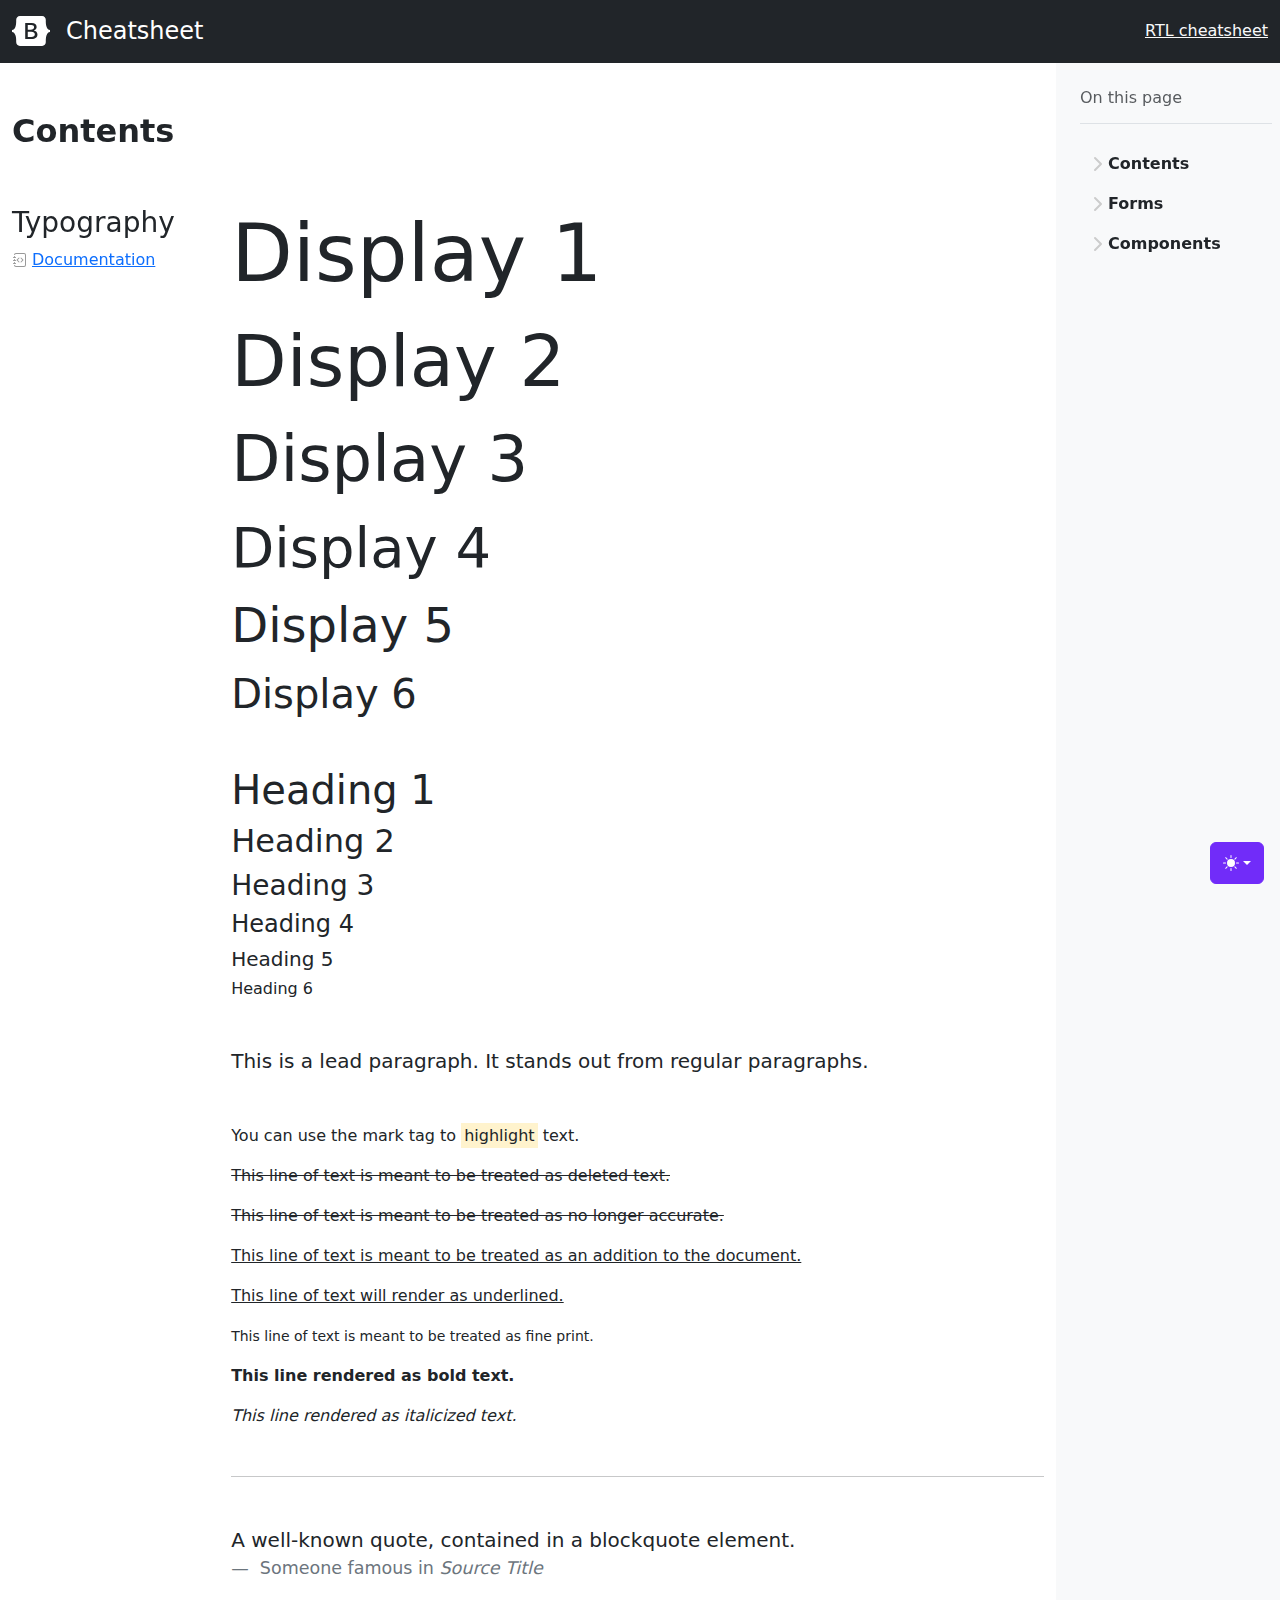
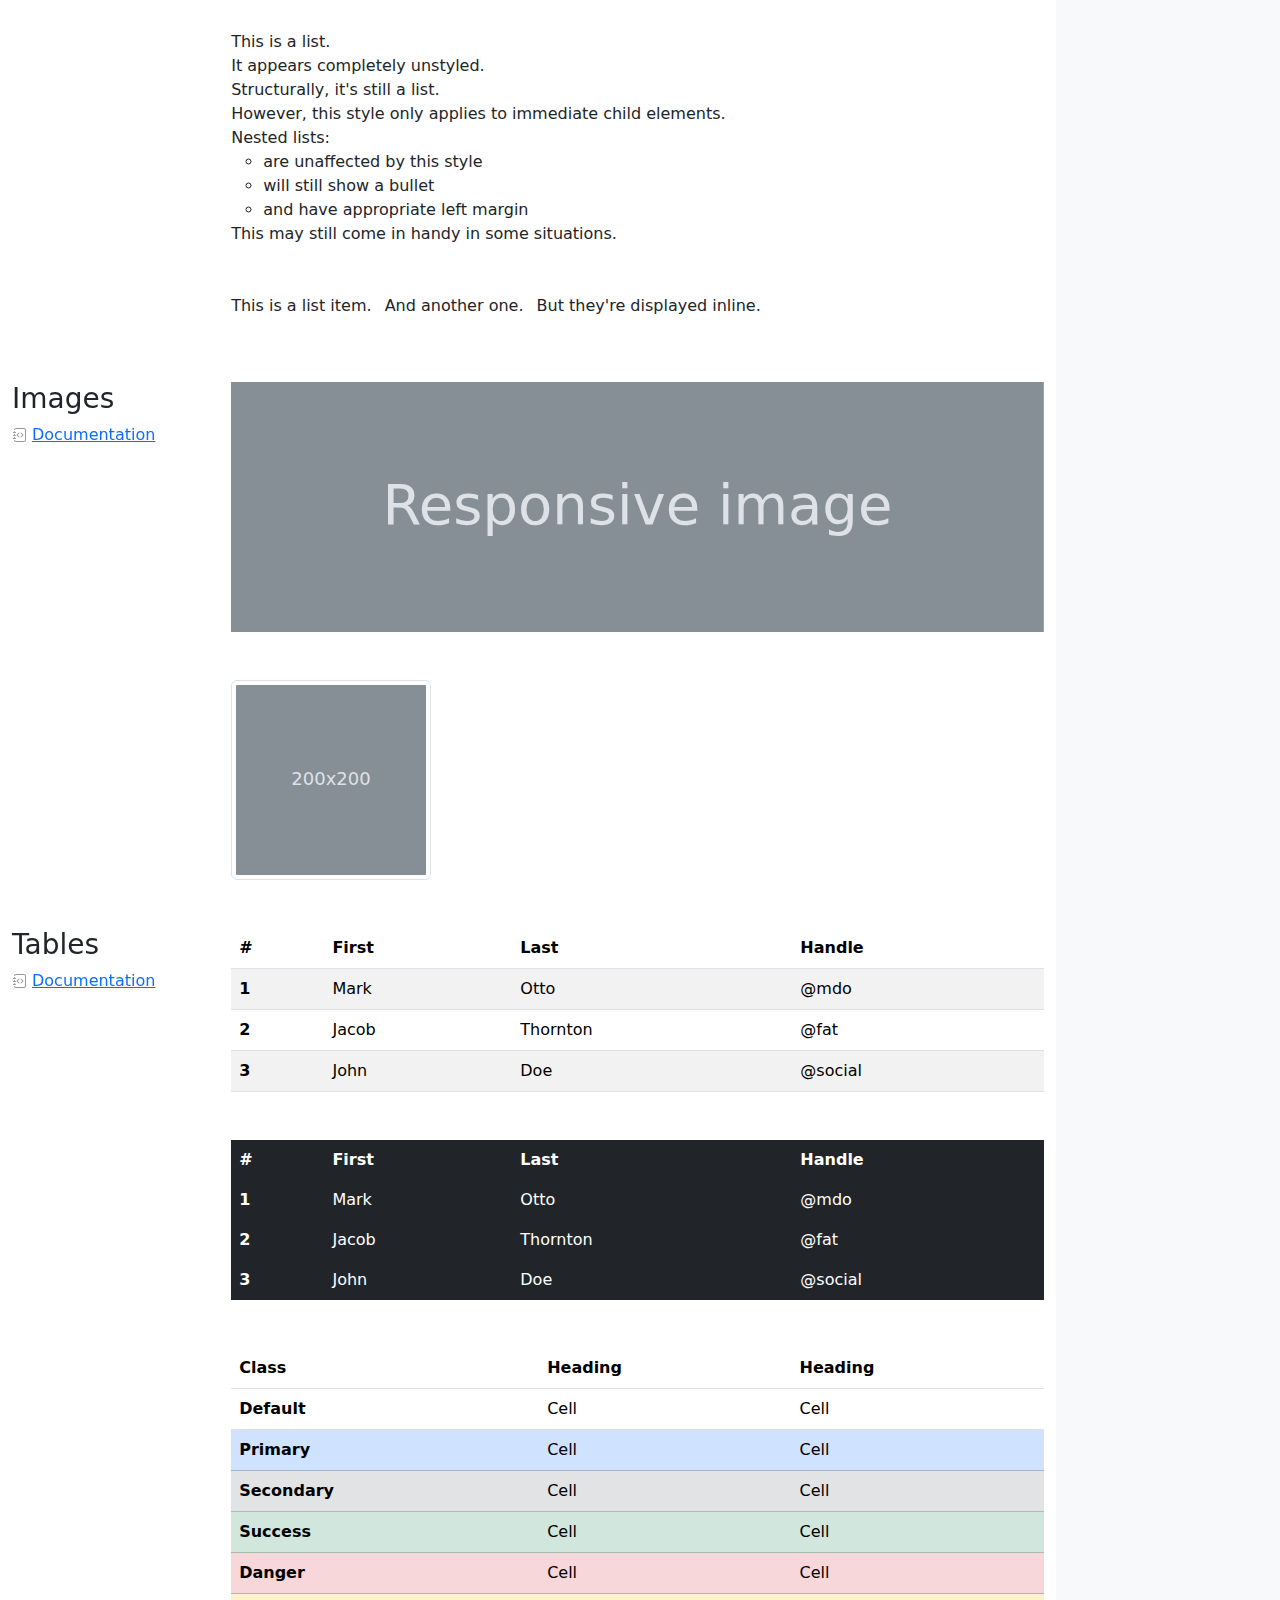
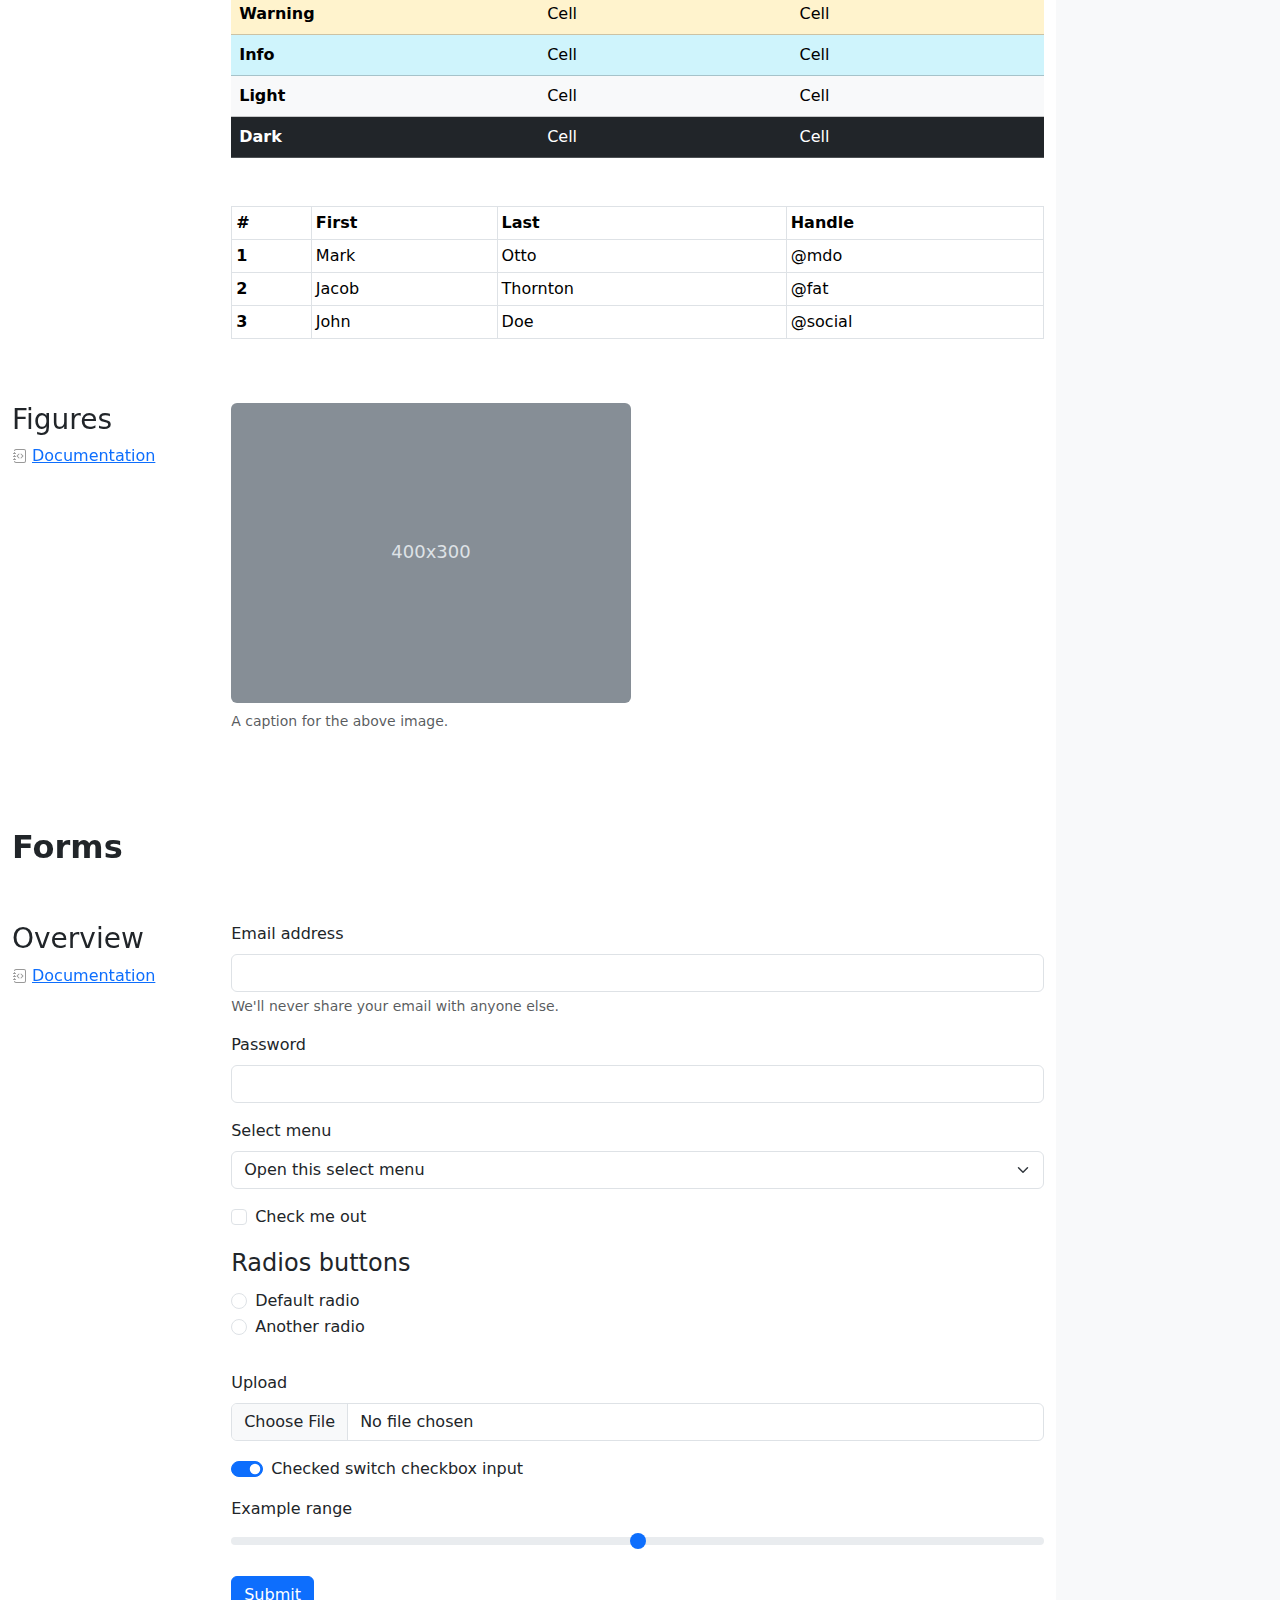
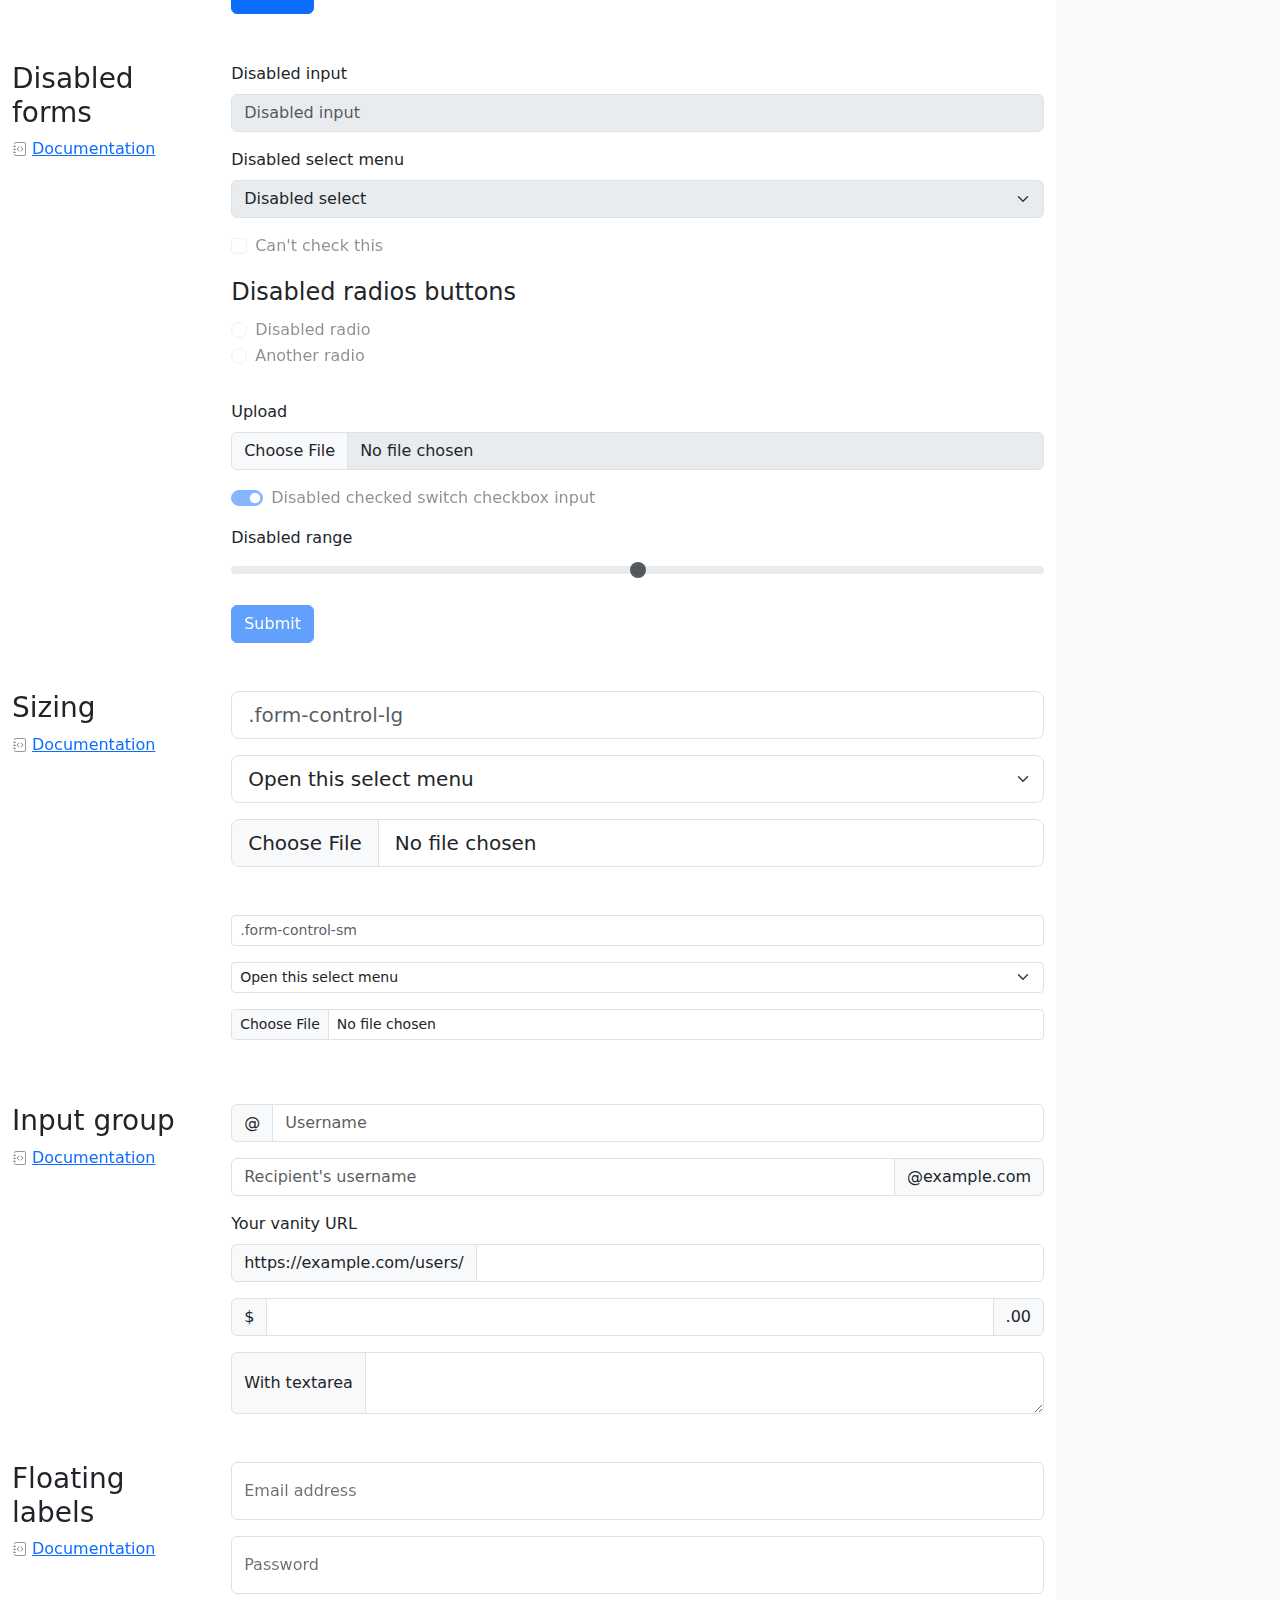
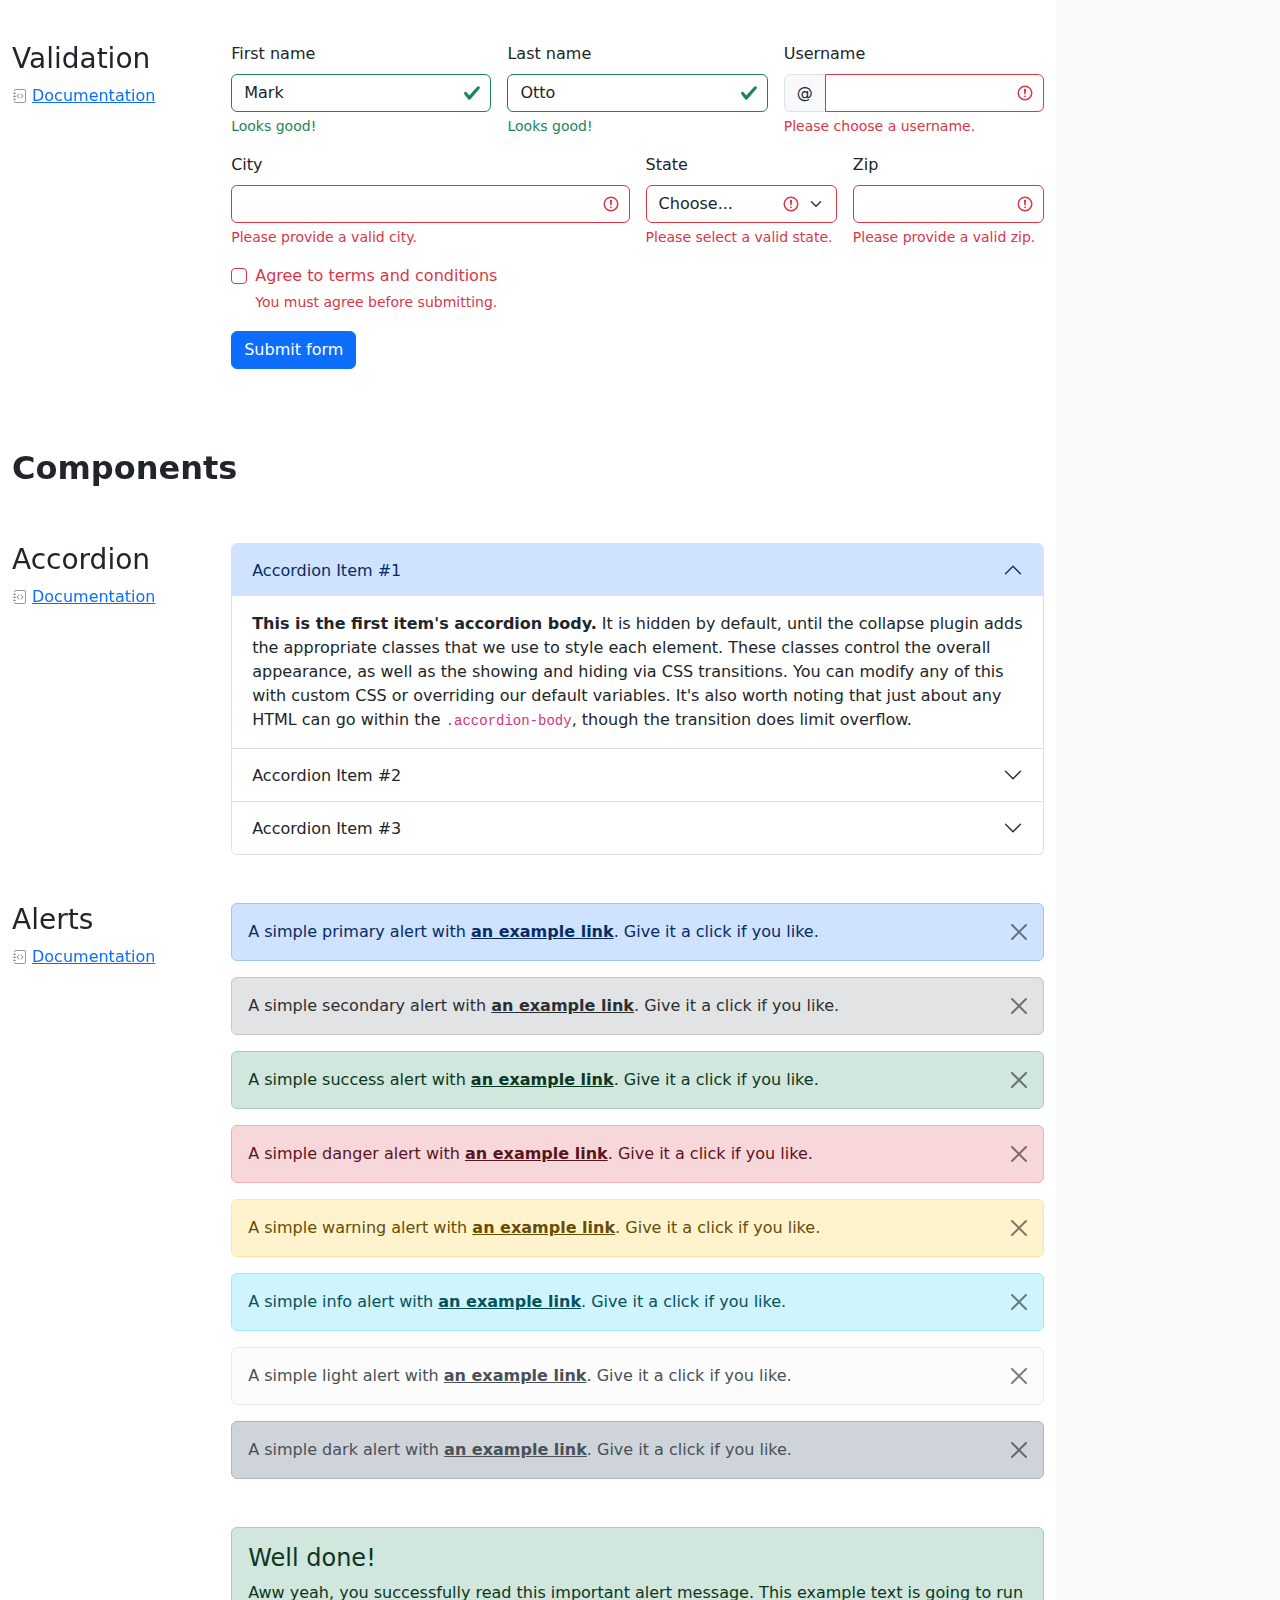
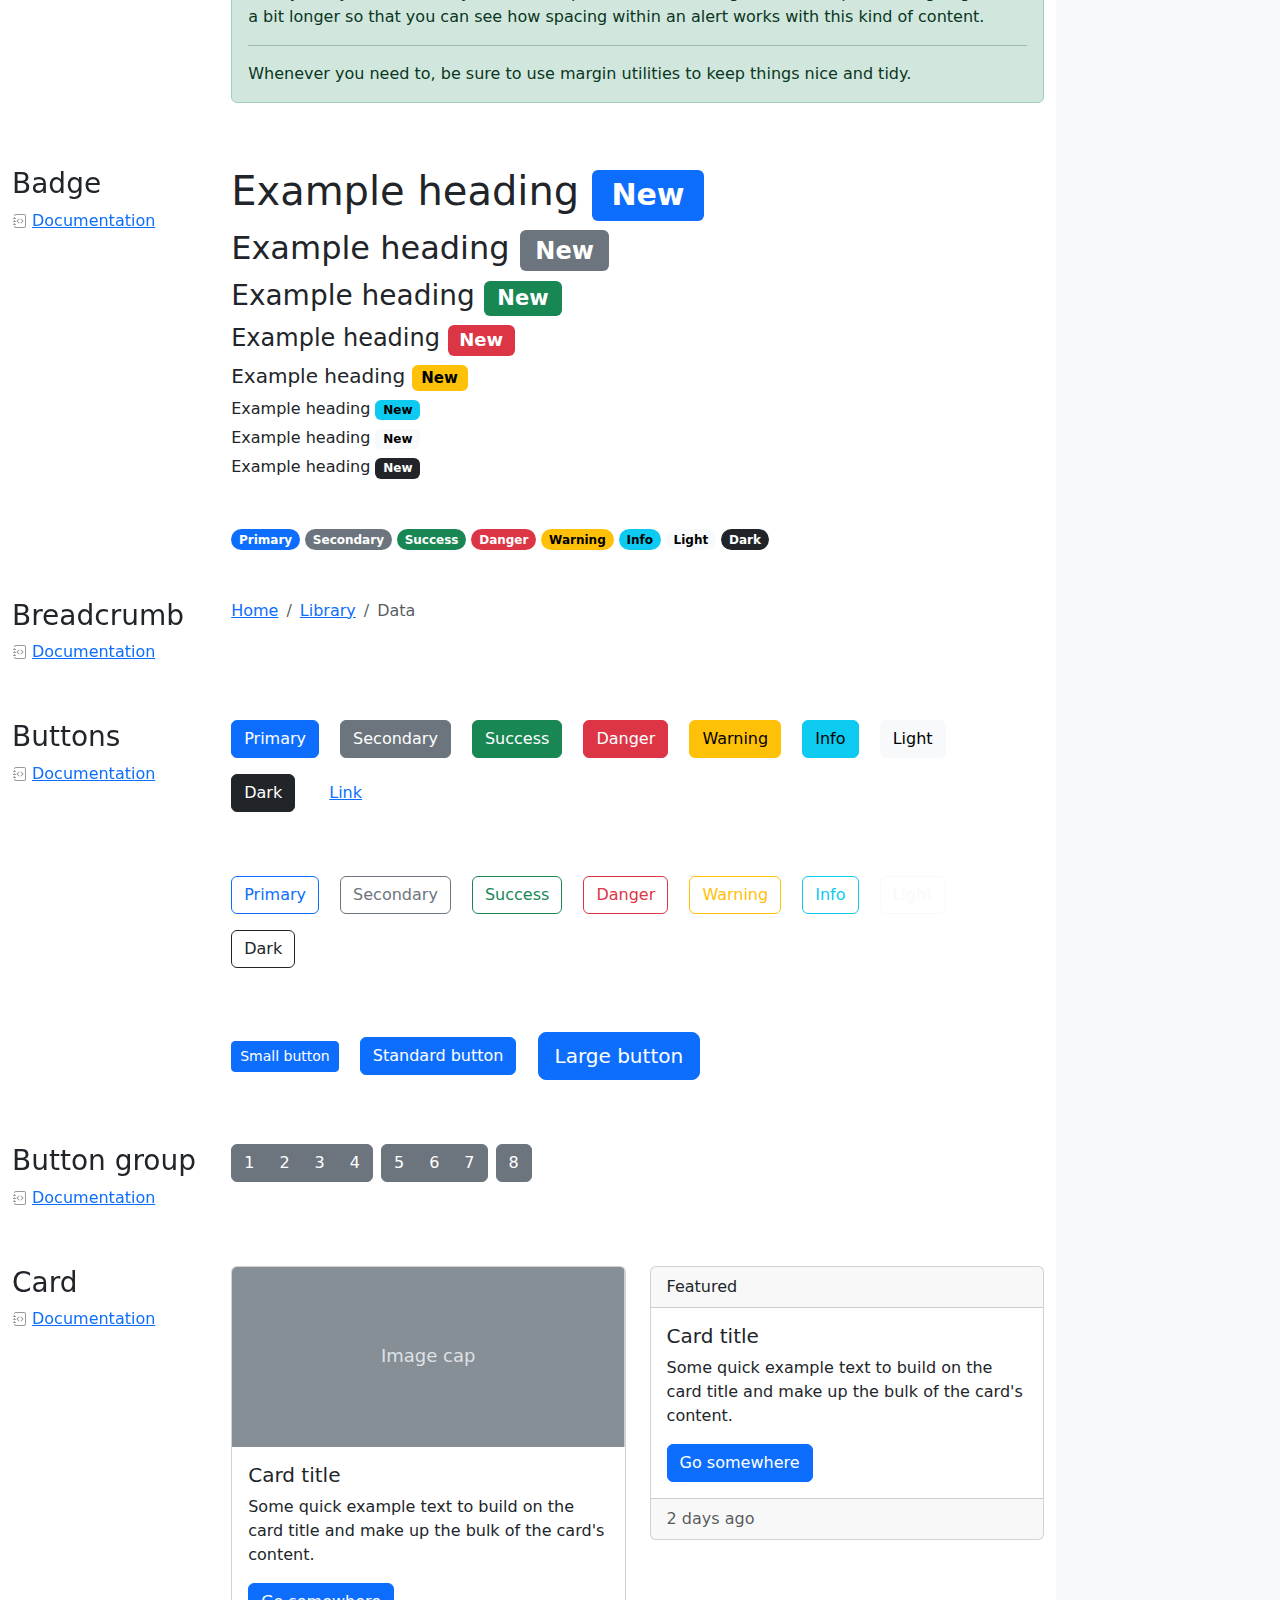
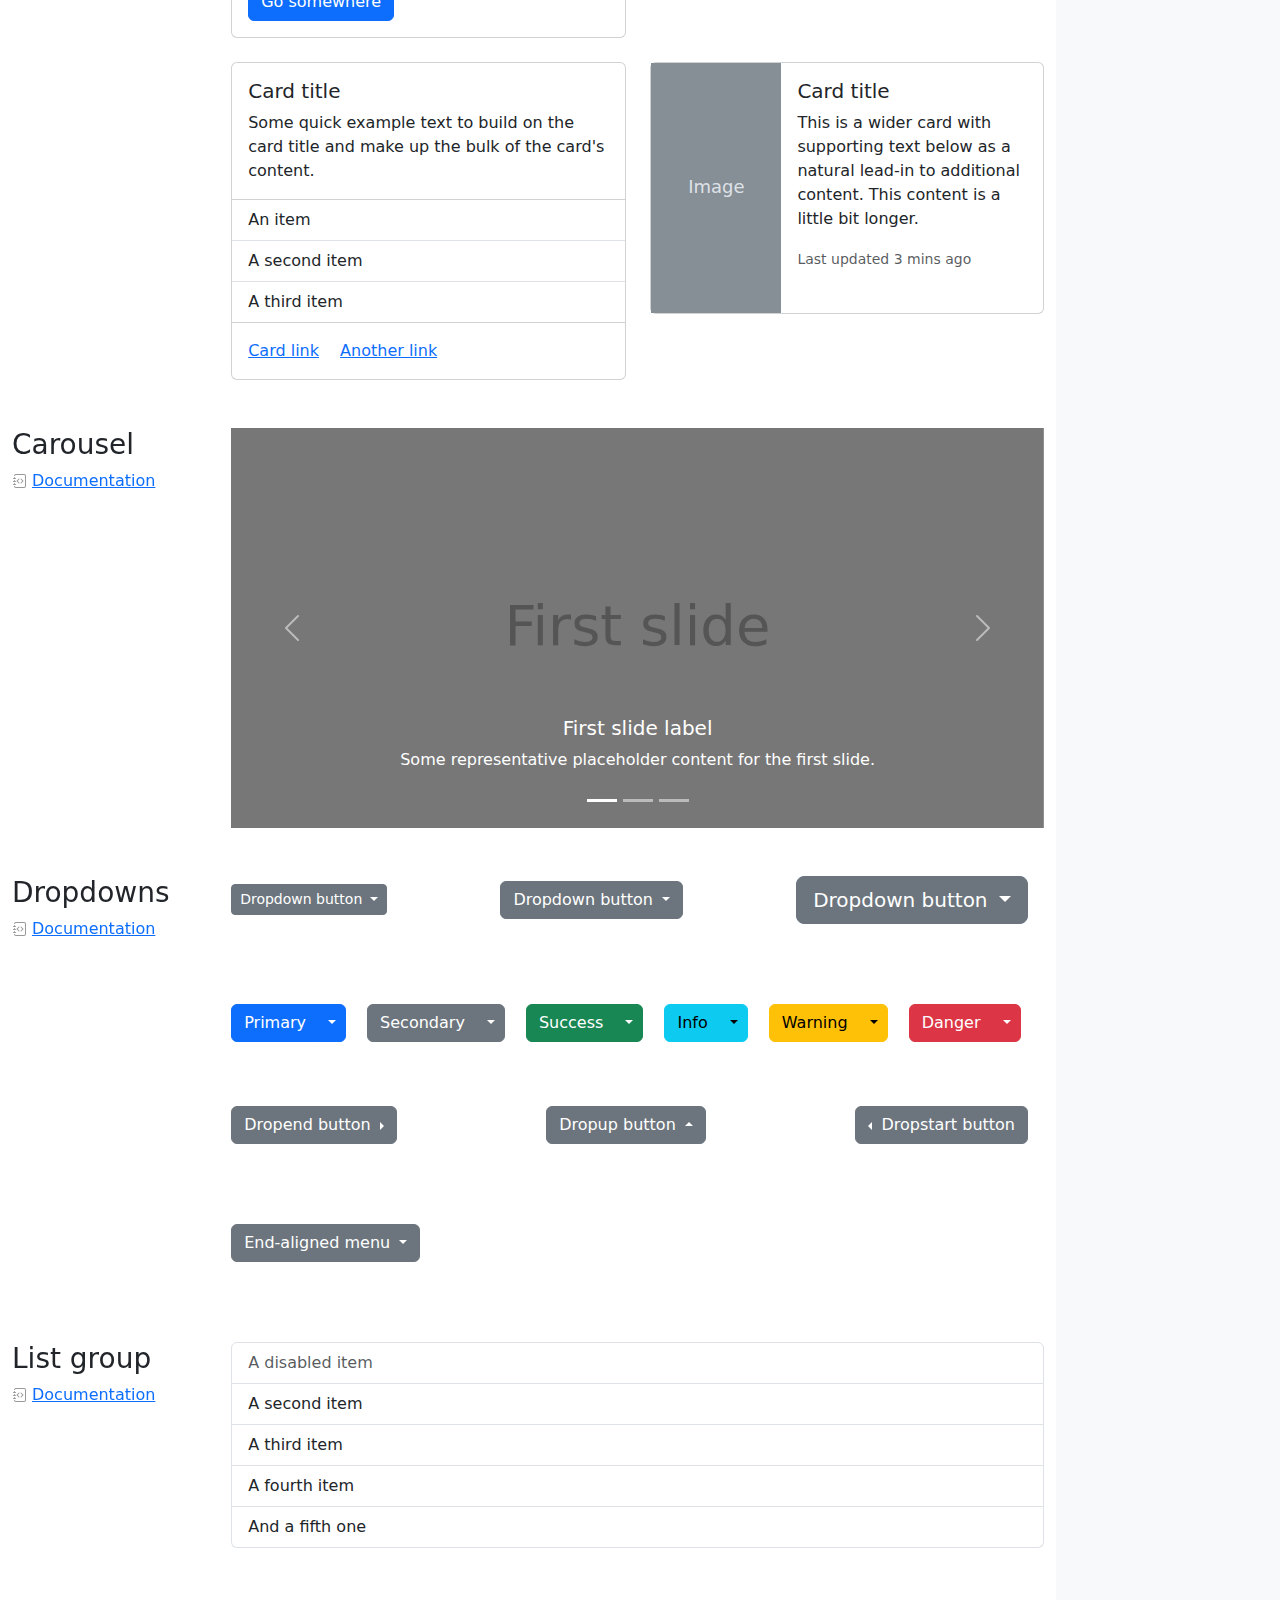
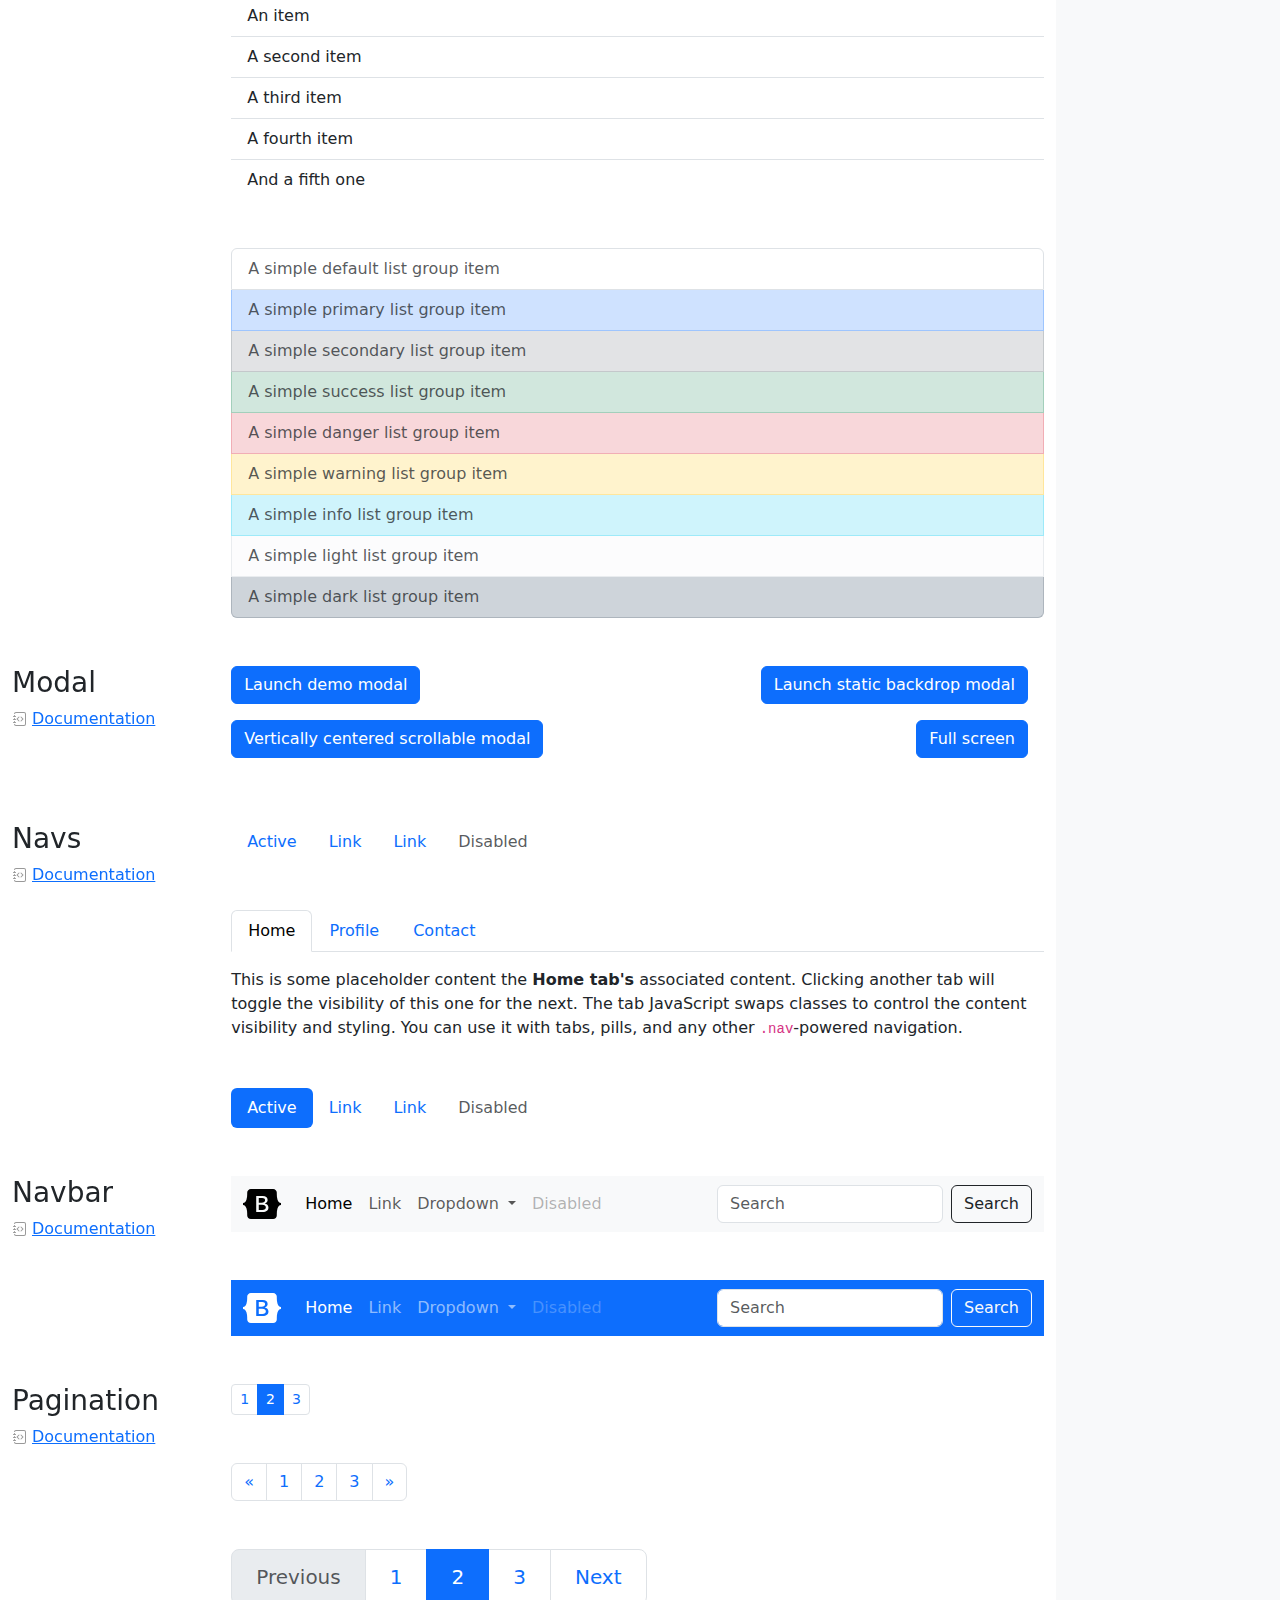
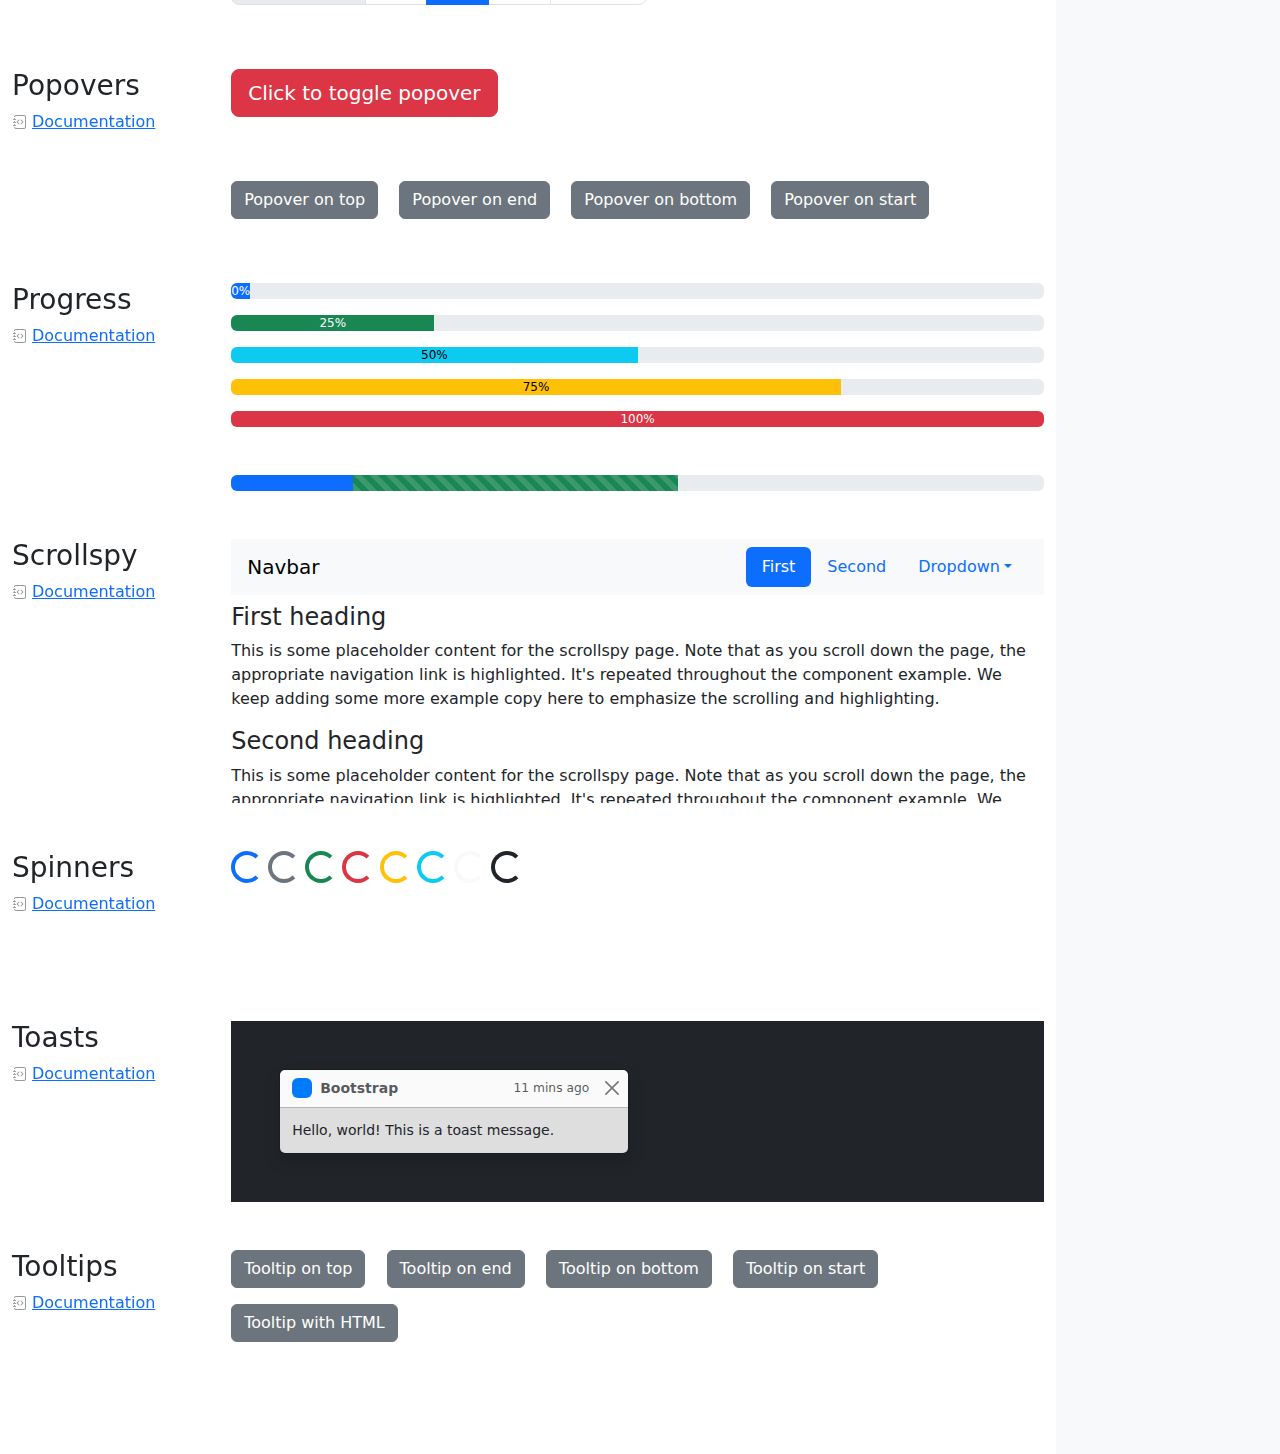
<file: bootstrap/examples/cheatsheet/index.html>
<!doctype html>
<html lang="en" data-bs-theme="auto">
  <head>
    <meta charset="utf-8" />
    <meta name="viewport" content="width=device-width, initial-scale=1" />
    <meta name="description" content="" />
    <meta
      name="author"
      content="Mark Otto, Jacob Thornton, and Bootstrap contributors"
    />
    <meta name="generator" content="Astro v5.13.2" />
    <title>Cheatsheet · Bootstrap v5.3</title>
    <link
      rel="canonical"
      href="https://getbootstrap.com/docs/5.3/examples/cheatsheet/"
    />
    <script src="../assets/js/color-modes.js"></script>
    <link href="../assets/dist/css/bootstrap.min.css" rel="stylesheet" />
    <meta name="theme-color" content="#712cf9" />
    <link href="cheatsheet.css" rel="stylesheet" />
    <style>
      .bd-placeholder-img {
        font-size: 1.125rem;
        text-anchor: middle;
        -webkit-user-select: none;
        -moz-user-select: none;
        user-select: none;
      }
      @media (min-width: 768px) {
        .bd-placeholder-img-lg {
          font-size: 3.5rem;
        }
      }
      .b-example-divider {
        width: 100%;
        height: 3rem;
        background-color: #0000001a;
        border: solid rgba(0, 0, 0, 0.15);
        border-width: 1px 0;
        box-shadow:
          inset 0 0.5em 1.5em #0000001a,
          inset 0 0.125em 0.5em #00000026;
      }
      .b-example-vr {
        flex-shrink: 0;
        width: 1.5rem;
        height: 100vh;
      }
      .bi {
        vertical-align: -0.125em;
        fill: currentColor;
      }
      .nav-scroller {
        position: relative;
        z-index: 2;
        height: 2.75rem;
        overflow-y: hidden;
      }
      .nav-scroller .nav {
        display: flex;
        flex-wrap: nowrap;
        padding-bottom: 1rem;
        margin-top: -1px;
        overflow-x: auto;
        text-align: center;
        white-space: nowrap;
        -webkit-overflow-scrolling: touch;
      }
      .btn-bd-primary {
        --bd-violet-bg: #712cf9;
        --bd-violet-rgb: 112.520718, 44.062154, 249.437846;
        --bs-btn-font-weight: 600;
        --bs-btn-color: var(--bs-white);
        --bs-btn-bg: var(--bd-violet-bg);
        --bs-btn-border-color: var(--bd-violet-bg);
        --bs-btn-hover-color: var(--bs-white);
        --bs-btn-hover-bg: #6528e0;
        --bs-btn-hover-border-color: #6528e0;
        --bs-btn-focus-shadow-rgb: var(--bd-violet-rgb);
        --bs-btn-active-color: var(--bs-btn-hover-color);
        --bs-btn-active-bg: #5a23c8;
        --bs-btn-active-border-color: #5a23c8;
      }
      .bd-mode-toggle {
        z-index: 1500;
      }
      .bd-mode-toggle .bi {
        width: 1em;
        height: 1em;
      }
      .bd-mode-toggle .dropdown-menu .active .bi {
        display: block !important;
      }
    </style>
  </head>
  <body class="bg-body-tertiary">
    <svg xmlns="http://www.w3.org/2000/svg" class="d-none">
      <symbol id="check2" viewBox="0 0 16 16">
        <path
          d="M13.854 3.646a.5.5 0 0 1 0 .708l-7 7a.5.5 0 0 1-.708 0l-3.5-3.5a.5.5 0 1 1 .708-.708L6.5 10.293l6.646-6.647a.5.5 0 0 1 .708 0z"
        ></path>
      </symbol>
      <symbol id="circle-half" viewBox="0 0 16 16">
        <path
          d="M8 15A7 7 0 1 0 8 1v14zm0 1A8 8 0 1 1 8 0a8 8 0 0 1 0 16z"
        ></path>
      </symbol>
      <symbol id="moon-stars-fill" viewBox="0 0 16 16">
        <path
          d="M6 .278a.768.768 0 0 1 .08.858 7.208 7.208 0 0 0-.878 3.46c0 4.021 3.278 7.277 7.318 7.277.527 0 1.04-.055 1.533-.16a.787.787 0 0 1 .81.316.733.733 0 0 1-.031.893A8.349 8.349 0 0 1 8.344 16C3.734 16 0 12.286 0 7.71 0 4.266 2.114 1.312 5.124.06A.752.752 0 0 1 6 .278z"
        ></path>
        <path
          d="M10.794 3.148a.217.217 0 0 1 .412 0l.387 1.162c.173.518.579.924 1.097 1.097l1.162.387a.217.217 0 0 1 0 .412l-1.162.387a1.734 1.734 0 0 0-1.097 1.097l-.387 1.162a.217.217 0 0 1-.412 0l-.387-1.162A1.734 1.734 0 0 0 9.31 6.593l-1.162-.387a.217.217 0 0 1 0-.412l1.162-.387a1.734 1.734 0 0 0 1.097-1.097l.387-1.162zM13.863.099a.145.145 0 0 1 .274 0l.258.774c.115.346.386.617.732.732l.774.258a.145.145 0 0 1 0 .274l-.774.258a1.156 1.156 0 0 0-.732.732l-.258.774a.145.145 0 0 1-.274 0l-.258-.774a1.156 1.156 0 0 0-.732-.732l-.774-.258a.145.145 0 0 1 0-.274l.774-.258c.346-.115.617-.386.732-.732L13.863.1z"
        ></path>
      </symbol>
      <symbol id="sun-fill" viewBox="0 0 16 16">
        <path
          d="M8 12a4 4 0 1 0 0-8 4 4 0 0 0 0 8zM8 0a.5.5 0 0 1 .5.5v2a.5.5 0 0 1-1 0v-2A.5.5 0 0 1 8 0zm0 13a.5.5 0 0 1 .5.5v2a.5.5 0 0 1-1 0v-2A.5.5 0 0 1 8 13zm8-5a.5.5 0 0 1-.5.5h-2a.5.5 0 0 1 0-1h2a.5.5 0 0 1 .5.5zM3 8a.5.5 0 0 1-.5.5h-2a.5.5 0 0 1 0-1h2A.5.5 0 0 1 3 8zm10.657-5.657a.5.5 0 0 1 0 .707l-1.414 1.415a.5.5 0 1 1-.707-.708l1.414-1.414a.5.5 0 0 1 .707 0zm-9.193 9.193a.5.5 0 0 1 0 .707L3.05 13.657a.5.5 0 0 1-.707-.707l1.414-1.414a.5.5 0 0 1 .707 0zm9.193 2.121a.5.5 0 0 1-.707 0l-1.414-1.414a.5.5 0 0 1 .707-.707l1.414 1.414a.5.5 0 0 1 0 .707zM4.464 4.465a.5.5 0 0 1-.707 0L2.343 3.05a.5.5 0 1 1 .707-.707l1.414 1.414a.5.5 0 0 1 0 .708z"
        ></path>
      </symbol>
    </svg>
    <div
      class="dropdown position-fixed bottom-0 end-0 mb-3 me-3 bd-mode-toggle"
    >
      <button
        class="btn btn-bd-primary py-2 dropdown-toggle d-flex align-items-center"
        id="bd-theme"
        type="button"
        aria-expanded="false"
        data-bs-toggle="dropdown"
        aria-label="Toggle theme (auto)"
      >
        <svg class="bi my-1 theme-icon-active" aria-hidden="true">
          <use href="#circle-half"></use>
        </svg>
        <span class="visually-hidden" id="bd-theme-text">Toggle theme</span>
      </button>
      <ul
        class="dropdown-menu dropdown-menu-end shadow"
        aria-labelledby="bd-theme-text"
      >
        <li>
          <button
            type="button"
            class="dropdown-item d-flex align-items-center"
            data-bs-theme-value="light"
            aria-pressed="false"
          >
            <svg class="bi me-2 opacity-50" aria-hidden="true">
              <use href="#sun-fill"></use>
            </svg>
            Light
            <svg class="bi ms-auto d-none" aria-hidden="true">
              <use href="#check2"></use>
            </svg>
          </button>
        </li>
        <li>
          <button
            type="button"
            class="dropdown-item d-flex align-items-center"
            data-bs-theme-value="dark"
            aria-pressed="false"
          >
            <svg class="bi me-2 opacity-50" aria-hidden="true">
              <use href="#moon-stars-fill"></use>
            </svg>
            Dark
            <svg class="bi ms-auto d-none" aria-hidden="true">
              <use href="#check2"></use>
            </svg>
          </button>
        </li>
        <li>
          <button
            type="button"
            class="dropdown-item d-flex align-items-center active"
            data-bs-theme-value="auto"
            aria-pressed="true"
          >
            <svg class="bi me-2 opacity-50" aria-hidden="true">
              <use href="#circle-half"></use>
            </svg>
            Auto
            <svg class="bi ms-auto d-none" aria-hidden="true">
              <use href="#check2"></use>
            </svg>
          </button>
        </li>
      </ul>
    </div>
    <header
      class="bd-header bg-dark py-3 d-flex align-items-stretch border-bottom border-dark"
    >
      <div class="container-fluid d-flex align-items-center">
        <h1 class="d-flex align-items-center fs-4 text-white mb-0">
          <img
            src="../assets/brand/bootstrap-logo-white.svg"
            width="38"
            height="30"
            class="me-3"
            alt="Bootstrap"
          />
          Cheatsheet
        </h1>
        <a
          href="../examples/cheatsheet-rtl/"
          class="ms-auto link-light"
          hreflang="ar"
          >RTL cheatsheet</a
        >
      </div>
    </header>
    <aside
      class="bd-aside sticky-xl-top text-body-secondary align-self-start mb-3 mb-xl-5 px-2"
    >
      <h2 class="h6 pt-4 pb-3 mb-4 border-bottom">On this page</h2>
      <nav class="small" id="toc">
        <ul class="list-unstyled">
          <li class="my-2">
            <button
              type="button"
              class="btn d-inline-flex align-items-center collapsed border-0"
              data-bs-toggle="collapse"
              aria-expanded="false"
              data-bs-target="#contents-collapse"
              aria-controls="contents-collapse"
            >
              Contents
            </button>
            <ul class="list-unstyled ps-3 collapse" id="contents-collapse">
              <li>
                <a
                  class="d-inline-flex align-items-center rounded text-decoration-none"
                  href="#typography"
                  >Typography</a
                >
              </li>
              <li>
                <a
                  class="d-inline-flex align-items-center rounded text-decoration-none"
                  href="#images"
                  >Images</a
                >
              </li>
              <li>
                <a
                  class="d-inline-flex align-items-center rounded text-decoration-none"
                  href="#tables"
                  >Tables</a
                >
              </li>
              <li>
                <a
                  class="d-inline-flex align-items-center rounded text-decoration-none"
                  href="#figures"
                  >Figures</a
                >
              </li>
            </ul>
          </li>
          <li class="my-2">
            <button
              type="button"
              class="btn d-inline-flex align-items-center collapsed border-0"
              data-bs-toggle="collapse"
              aria-expanded="false"
              data-bs-target="#forms-collapse"
              aria-controls="forms-collapse"
            >
              Forms
            </button>
            <ul class="list-unstyled ps-3 collapse" id="forms-collapse">
              <li>
                <a
                  class="d-inline-flex align-items-center rounded text-decoration-none"
                  href="#overview"
                  >Overview</a
                >
              </li>
              <li>
                <a
                  class="d-inline-flex align-items-center rounded text-decoration-none"
                  href="#disabled-forms"
                  >Disabled forms</a
                >
              </li>
              <li>
                <a
                  class="d-inline-flex align-items-center rounded text-decoration-none"
                  href="#sizing"
                  >Sizing</a
                >
              </li>
              <li>
                <a
                  class="d-inline-flex align-items-center rounded text-decoration-none"
                  href="#input-group"
                  >Input group</a
                >
              </li>
              <li>
                <a
                  class="d-inline-flex align-items-center rounded text-decoration-none"
                  href="#floating-labels"
                  >Floating labels</a
                >
              </li>
              <li>
                <a
                  class="d-inline-flex align-items-center rounded text-decoration-none"
                  href="#validation"
                  >Validation</a
                >
              </li>
            </ul>
          </li>
          <li class="my-2">
            <button
              type="button"
              class="btn d-inline-flex align-items-center collapsed border-0"
              data-bs-toggle="collapse"
              aria-expanded="false"
              data-bs-target="#components-collapse"
              aria-controls="components-collapse"
            >
              Components
            </button>
            <ul class="list-unstyled ps-3 collapse" id="components-collapse">
              <li>
                <a
                  class="d-inline-flex align-items-center rounded text-decoration-none"
                  href="#accordion"
                  >Accordion</a
                >
              </li>
              <li>
                <a
                  class="d-inline-flex align-items-center rounded text-decoration-none"
                  href="#alerts"
                  >Alerts</a
                >
              </li>
              <li>
                <a
                  class="d-inline-flex align-items-center rounded text-decoration-none"
                  href="#badge"
                  >Badge</a
                >
              </li>
              <li>
                <a
                  class="d-inline-flex align-items-center rounded text-decoration-none"
                  href="#breadcrumb"
                  >Breadcrumb</a
                >
              </li>
              <li>
                <a
                  class="d-inline-flex align-items-center rounded text-decoration-none"
                  href="#buttons"
                  >Buttons</a
                >
              </li>
              <li>
                <a
                  class="d-inline-flex align-items-center rounded text-decoration-none"
                  href="#button-group"
                  >Button group</a
                >
              </li>
              <li>
                <a
                  class="d-inline-flex align-items-center rounded text-decoration-none"
                  href="#card"
                  >Card</a
                >
              </li>
              <li>
                <a
                  class="d-inline-flex align-items-center rounded text-decoration-none"
                  href="#carousel"
                  >Carousel</a
                >
              </li>
              <li>
                <a
                  class="d-inline-flex align-items-center rounded text-decoration-none"
                  href="#dropdowns"
                  >Dropdowns</a
                >
              </li>
              <li>
                <a
                  class="d-inline-flex align-items-center rounded text-decoration-none"
                  href="#list-group"
                  >List group</a
                >
              </li>
              <li>
                <a
                  class="d-inline-flex align-items-center rounded text-decoration-none"
                  href="#modal"
                  >Modal</a
                >
              </li>
              <li>
                <a
                  class="d-inline-flex align-items-center rounded text-decoration-none"
                  href="#navs"
                  >Navs</a
                >
              </li>
              <li>
                <a
                  class="d-inline-flex align-items-center rounded text-decoration-none"
                  href="#navbar"
                  >Navbar</a
                >
              </li>
              <li>
                <a
                  class="d-inline-flex align-items-center rounded text-decoration-none"
                  href="#pagination"
                  >Pagination</a
                >
              </li>
              <li>
                <a
                  class="d-inline-flex align-items-center rounded text-decoration-none"
                  href="#popovers"
                  >Popovers</a
                >
              </li>
              <li>
                <a
                  class="d-inline-flex align-items-center rounded text-decoration-none"
                  href="#progress"
                  >Progress</a
                >
              </li>
              <li>
                <a
                  class="d-inline-flex align-items-center rounded text-decoration-none"
                  href="#scrollspy"
                  >Scrollspy</a
                >
              </li>
              <li>
                <a
                  class="d-inline-flex align-items-center rounded text-decoration-none"
                  href="#spinners"
                  >Spinners</a
                >
              </li>
              <li>
                <a
                  class="d-inline-flex align-items-center rounded text-decoration-none"
                  href="#toasts"
                  >Toasts</a
                >
              </li>
              <li>
                <a
                  class="d-inline-flex align-items-center rounded text-decoration-none"
                  href="#tooltips"
                  >Tooltips</a
                >
              </li>
            </ul>
          </li>
        </ul>
      </nav>
    </aside>
    <main class="bd-cheatsheet container-fluid bg-body">
      <section id="content">
        <h2 class="sticky-xl-top fw-bold pt-3 pt-xl-5 pb-2 pb-xl-3">
          Contents
        </h2>
        <article class="my-3" id="typography">
          <div
            class="bd-heading sticky-xl-top align-self-start mt-5 mb-3 mt-xl-0 mb-xl-2"
          >
            <h3>Typography</h3>
            <a class="d-flex align-items-center" href="../content/typography"
              >Documentation</a
            >
          </div>
          <div>
            <div class="bd-example-snippet bd-code-snippet">
              <div class="bd-example m-0 border-0">
                <p class="display-1">Display 1</p>
                <p class="display-2">Display 2</p>
                <p class="display-3">Display 3</p>
                <p class="display-4">Display 4</p>
                <p class="display-5">Display 5</p>
                <p class="display-6">Display 6</p>
              </div>
            </div>
            <div class="bd-example-snippet bd-code-snippet">
              <div class="bd-example m-0 border-0">
                <p class="h1">Heading 1</p>
                <p class="h2">Heading 2</p>
                <p class="h3">Heading 3</p>
                <p class="h4">Heading 4</p>
                <p class="h5">Heading 5</p>
                <p class="h6">Heading 6</p>
              </div>
            </div>
            <div class="bd-example-snippet bd-code-snippet">
              <div class="bd-example m-0 border-0">
                <p class="lead">
                  This is a lead paragraph. It stands out from regular
                  paragraphs.
                </p>
              </div>
            </div>
            <div class="bd-example-snippet bd-code-snippet">
              <div class="bd-example m-0 border-0">
                <p>You can use the mark tag to <mark>highlight</mark> text.</p>
                <p>
                  <del
                    >This line of text is meant to be treated as deleted
                    text.</del
                  >
                </p>
                <p>
                  <s
                    >This line of text is meant to be treated as no longer
                    accurate.</s
                  >
                </p>
                <p>
                  <ins
                    >This line of text is meant to be treated as an addition to
                    the document.</ins
                  >
                </p>
                <p><u>This line of text will render as underlined.</u></p>
                <p>
                  <small
                    >This line of text is meant to be treated as fine
                    print.</small
                  >
                </p>
                <p><strong>This line rendered as bold text.</strong></p>
                <p><em>This line rendered as italicized text.</em></p>
              </div>
            </div>
            <div class="bd-example-snippet bd-code-snippet">
              <div class="bd-example m-0 border-0">
                <hr />
              </div>
            </div>
            <div class="bd-example-snippet bd-code-snippet">
              <div class="bd-example m-0 border-0">
                <blockquote class="blockquote">
                  <p>A well-known quote, contained in a blockquote element.</p>
                  <footer class="blockquote-footer">
                    Someone famous in
                    <cite title="Source Title">Source Title</cite>
                  </footer>
                </blockquote>
              </div>
            </div>
            <div class="bd-example-snippet bd-code-snippet">
              <div class="bd-example m-0 border-0">
                <ul class="list-unstyled">
                  <li>This is a list.</li>
                  <li>It appears completely unstyled.</li>
                  <li>Structurally, it's still a list.</li>
                  <li>
                    However, this style only applies to immediate child
                    elements.
                  </li>
                  <li>
                    Nested lists:
                    <ul>
                      <li>are unaffected by this style</li>
                      <li>will still show a bullet</li>
                      <li>and have appropriate left margin</li>
                    </ul>
                  </li>
                  <li>This may still come in handy in some situations.</li>
                </ul>
              </div>
            </div>
            <div class="bd-example-snippet bd-code-snippet">
              <div class="bd-example m-0 border-0">
                <ul class="list-inline">
                  <li class="list-inline-item">This is a list item.</li>
                  <li class="list-inline-item">And another one.</li>
                  <li class="list-inline-item">
                    But they're displayed inline.
                  </li>
                </ul>
              </div>
            </div>
          </div>
        </article>
        <article class="my-3" id="images">
          <div
            class="bd-heading sticky-xl-top align-self-start mt-5 mb-3 mt-xl-0 mb-xl-2"
          >
            <h3>Images</h3>
            <a class="d-flex align-items-center" href="../content/images"
              >Documentation</a
            >
          </div>
          <div>
            <div class="bd-example-snippet bd-code-snippet">
              <div class="bd-example m-0 border-0">
                <svg
                  aria-label="Placeholder: Responsive image"
                  class="bd-placeholder-img bd-placeholder-img-lg img-fluid"
                  height="250"
                  preserveAspectRatio="xMidYMid slice"
                  role="img"
                  width="100%"
                  xmlns="http://www.w3.org/2000/svg"
                >
                  <title>Placeholder</title>
                  <rect width="100%" height="100%" fill="#868e96" />
                  <text x="50%" y="50%" fill="#dee2e6" dy=".3em">
                    Responsive image
                  </text>
                </svg>
              </div>
            </div>
            <div class="bd-example-snippet bd-code-snippet">
              <div class="bd-example m-0 border-0">
                <svg
                  aria-label="A generic square placeholder image with a white border around it, making it resemble a photograph taken with an old instant camera: 200x200"
                  class="bd-placeholder-img img-thumbnail"
                  height="200"
                  preserveAspectRatio="xMidYMid slice"
                  role="img"
                  width="200"
                  xmlns="http://www.w3.org/2000/svg"
                >
                  <title>
                    A generic square placeholder image with a white border
                    around it, making it resemble a photograph taken with an old
                    instant camera
                  </title>
                  <rect width="100%" height="100%" fill="#868e96" />
                  <text x="50%" y="50%" fill="#dee2e6" dy=".3em">200x200</text>
                </svg>
              </div>
            </div>
          </div>
        </article>
        <article class="my-3" id="tables">
          <div
            class="bd-heading sticky-xl-top align-self-start mt-5 mb-3 mt-xl-0 mb-xl-2"
          >
            <h3>Tables</h3>
            <a class="d-flex align-items-center" href="../content/tables"
              >Documentation</a
            >
          </div>
          <div>
            <div class="bd-example-snippet bd-code-snippet">
              <div class="bd-example m-0 border-0">
                <table class="table table-striped">
                  <thead>
                    <tr>
                      <th scope="col">#</th>
                      <th scope="col">First</th>
                      <th scope="col">Last</th>
                      <th scope="col">Handle</th>
                    </tr>
                  </thead>
                  <tbody>
                    <tr>
                      <th scope="row">1</th>
                      <td>Mark</td>
                      <td>Otto</td>
                      <td>@mdo</td>
                    </tr>
                    <tr>
                      <th scope="row">2</th>
                      <td>Jacob</td>
                      <td>Thornton</td>
                      <td>@fat</td>
                    </tr>
                    <tr>
                      <th scope="row">3</th>
                      <td>John</td>
                      <td>Doe</td>
                      <td>@social</td>
                    </tr>
                  </tbody>
                </table>
              </div>
            </div>
            <div class="bd-example-snippet bd-code-snippet">
              <div class="bd-example m-0 border-0">
                <table class="table table-dark table-borderless">
                  <thead>
                    <tr>
                      <th scope="col">#</th>
                      <th scope="col">First</th>
                      <th scope="col">Last</th>
                      <th scope="col">Handle</th>
                    </tr>
                  </thead>
                  <tbody>
                    <tr>
                      <th scope="row">1</th>
                      <td>Mark</td>
                      <td>Otto</td>
                      <td>@mdo</td>
                    </tr>
                    <tr>
                      <th scope="row">2</th>
                      <td>Jacob</td>
                      <td>Thornton</td>
                      <td>@fat</td>
                    </tr>
                    <tr>
                      <th scope="row">3</th>
                      <td>John</td>
                      <td>Doe</td>
                      <td>@social</td>
                    </tr>
                  </tbody>
                </table>
              </div>
            </div>
            <div class="bd-example-snippet bd-code-snippet">
              <div class="bd-example m-0 border-0">
                <table class="table table-hover">
                  <thead>
                    <tr>
                      <th scope="col">Class</th>
                      <th scope="col">Heading</th>
                      <th scope="col">Heading</th>
                    </tr>
                  </thead>
                  <tbody>
                    <tr>
                      <th scope="row">Default</th>
                      <td>Cell</td>
                      <td>Cell</td>
                    </tr>
                    <tr class="table-primary">
                      <th scope="row">Primary</th>
                      <td>Cell</td>
                      <td>Cell</td>
                    </tr>
                    <tr class="table-secondary">
                      <th scope="row">Secondary</th>
                      <td>Cell</td>
                      <td>Cell</td>
                    </tr>
                    <tr class="table-success">
                      <th scope="row">Success</th>
                      <td>Cell</td>
                      <td>Cell</td>
                    </tr>
                    <tr class="table-danger">
                      <th scope="row">Danger</th>
                      <td>Cell</td>
                      <td>Cell</td>
                    </tr>
                    <tr class="table-warning">
                      <th scope="row">Warning</th>
                      <td>Cell</td>
                      <td>Cell</td>
                    </tr>
                    <tr class="table-info">
                      <th scope="row">Info</th>
                      <td>Cell</td>
                      <td>Cell</td>
                    </tr>
                    <tr class="table-light">
                      <th scope="row">Light</th>
                      <td>Cell</td>
                      <td>Cell</td>
                    </tr>
                    <tr class="table-dark">
                      <th scope="row">Dark</th>
                      <td>Cell</td>
                      <td>Cell</td>
                    </tr>
                  </tbody>
                </table>
              </div>
            </div>
            <div class="bd-example-snippet bd-code-snippet">
              <div class="bd-example m-0 border-0">
                <table class="table table-sm table-bordered">
                  <thead>
                    <tr>
                      <th scope="col">#</th>
                      <th scope="col">First</th>
                      <th scope="col">Last</th>
                      <th scope="col">Handle</th>
                    </tr>
                  </thead>
                  <tbody>
                    <tr>
                      <th scope="row">1</th>
                      <td>Mark</td>
                      <td>Otto</td>
                      <td>@mdo</td>
                    </tr>
                    <tr>
                      <th scope="row">2</th>
                      <td>Jacob</td>
                      <td>Thornton</td>
                      <td>@fat</td>
                    </tr>
                    <tr>
                      <th scope="row">3</th>
                      <td>John</td>
                      <td>Doe</td>
                      <td>@social</td>
                    </tr>
                  </tbody>
                </table>
              </div>
            </div>
          </div>
        </article>
        <article class="my-3" id="figures">
          <div
            class="bd-heading sticky-xl-top align-self-start mt-5 mb-3 mt-xl-0 mb-xl-2"
          >
            <h3>Figures</h3>
            <a class="d-flex align-items-center" href="../content/figures"
              >Documentation</a
            >
          </div>
          <div>
            <div class="bd-example-snippet bd-code-snippet">
              <div class="bd-example m-0 border-0">
                <figure class="figure">
                  <svg
                    aria-label="Placeholder: 400x300"
                    class="bd-placeholder-img figure-img img-fluid rounded"
                    height="300"
                    preserveAspectRatio="xMidYMid slice"
                    role="img"
                    width="400"
                    xmlns="http://www.w3.org/2000/svg"
                  >
                    <title>Placeholder</title>
                    <rect width="100%" height="100%" fill="#868e96" />
                    <text x="50%" y="50%" fill="#dee2e6" dy=".3em">
                      400x300
                    </text>
                  </svg>
                  <figcaption class="figure-caption">
                    A caption for the above image.
                  </figcaption>
                </figure>
              </div>
            </div>
          </div>
        </article>
      </section>
      <section id="forms">
        <h2 class="sticky-xl-top fw-bold pt-3 pt-xl-5 pb-2 pb-xl-3">Forms</h2>
        <article class="my-3" id="overview">
          <div
            class="bd-heading sticky-xl-top align-self-start mt-5 mb-3 mt-xl-0 mb-xl-2"
          >
            <h3>Overview</h3>
            <a class="d-flex align-items-center" href="../forms/overview/"
              >Documentation</a
            >
          </div>
          <div>
            <div class="bd-example-snippet bd-code-snippet">
              <div class="bd-example m-0 border-0">
                <form>
                  <div class="mb-3">
                    <label for="exampleInputEmail1" class="form-label"
                      >Email address</label
                    >
                    <input
                      type="email"
                      class="form-control"
                      id="exampleInputEmail1"
                      aria-describedby="emailHelp"
                    />
                    <div id="emailHelp" class="form-text">
                      We'll never share your email with anyone else.
                    </div>
                  </div>
                  <div class="mb-3">
                    <label for="exampleInputPassword1" class="form-label"
                      >Password</label
                    >
                    <input
                      type="password"
                      class="form-control"
                      id="exampleInputPassword1"
                    />
                  </div>
                  <div class="mb-3">
                    <label for="exampleSelect" class="form-label"
                      >Select menu</label
                    >
                    <select class="form-select" id="exampleSelect">
                      <option selected>Open this select menu</option>
                      <option value="1">One</option>
                      <option value="2">Two</option>
                      <option value="3">Three</option>
                    </select>
                  </div>
                  <div class="mb-3 form-check">
                    <input
                      type="checkbox"
                      class="form-check-input"
                      id="exampleCheck1"
                    />
                    <label class="form-check-label" for="exampleCheck1"
                      >Check me out</label
                    >
                  </div>
                  <fieldset class="mb-3">
                    <legend>Radios buttons</legend>
                    <div class="form-check">
                      <input
                        type="radio"
                        name="radios"
                        class="form-check-input"
                        id="exampleRadio1"
                      />
                      <label class="form-check-label" for="exampleRadio1"
                        >Default radio</label
                      >
                    </div>
                    <div class="mb-3 form-check">
                      <input
                        type="radio"
                        name="radios"
                        class="form-check-input"
                        id="exampleRadio2"
                      />
                      <label class="form-check-label" for="exampleRadio2"
                        >Another radio</label
                      >
                    </div>
                  </fieldset>
                  <div class="mb-3">
                    <label class="form-label" for="customFile">Upload</label>
                    <input type="file" class="form-control" id="customFile" />
                  </div>
                  <div class="mb-3 form-check form-switch">
                    <input
                      class="form-check-input"
                      type="checkbox"
                      role="switch"
                      id="switchCheckChecked"
                      checked
                    />
                    <label class="form-check-label" for="switchCheckChecked"
                      >Checked switch checkbox input</label
                    >
                  </div>
                  <div class="mb-3">
                    <label for="customRange3" class="form-label"
                      >Example range</label
                    >
                    <input
                      type="range"
                      class="form-range"
                      min="0"
                      max="5"
                      step="0.5"
                      id="customRange3"
                    />
                  </div>
                  <button type="submit" class="btn btn-primary">Submit</button>
                </form>
              </div>
            </div>
          </div>
        </article>
        <article class="my-3" id="disabled-forms">
          <div
            class="bd-heading sticky-xl-top align-self-start mt-5 mb-3 mt-xl-0 mb-xl-2"
          >
            <h3>Disabled forms</h3>
            <a
              class="d-flex align-items-center"
              href="../forms/overview/#disabled-forms"
              >Documentation</a
            >
          </div>
          <div>
            <div class="bd-example-snippet bd-code-snippet">
              <div class="bd-example m-0 border-0">
                <form>
                  <fieldset disabled aria-label="Disabled fieldset example">
                    <div class="mb-3">
                      <label for="disabledTextInput" class="form-label"
                        >Disabled input</label
                      >
                      <input
                        type="text"
                        id="disabledTextInput"
                        class="form-control"
                        placeholder="Disabled input"
                      />
                    </div>
                    <div class="mb-3">
                      <label for="disabledSelect" class="form-label"
                        >Disabled select menu</label
                      >
                      <select id="disabledSelect" class="form-select">
                        <option>Disabled select</option>
                      </select>
                    </div>
                    <div class="mb-3">
                      <div class="form-check">
                        <input
                          class="form-check-input"
                          type="checkbox"
                          id="disabledFieldsetCheck"
                          disabled
                        />
                        <label
                          class="form-check-label"
                          for="disabledFieldsetCheck"
                        >
                          Can't check this
                        </label>
                      </div>
                    </div>
                    <fieldset class="mb-3">
                      <legend>Disabled radios buttons</legend>
                      <div class="form-check">
                        <input
                          type="radio"
                          name="radios"
                          class="form-check-input"
                          id="disabledRadio1"
                          disabled
                        />
                        <label class="form-check-label" for="disabledRadio1"
                          >Disabled radio</label
                        >
                      </div>
                      <div class="mb-3 form-check">
                        <input
                          type="radio"
                          name="radios"
                          class="form-check-input"
                          id="disabledRadio2"
                          disabled
                        />
                        <label class="form-check-label" for="disabledRadio2"
                          >Another radio</label
                        >
                      </div>
                    </fieldset>
                    <div class="mb-3">
                      <label class="form-label" for="disabledCustomFile"
                        >Upload</label
                      >
                      <input
                        type="file"
                        class="form-control"
                        id="disabledCustomFile"
                        disabled
                      />
                    </div>
                    <div class="mb-3 form-check form-switch">
                      <input
                        class="form-check-input"
                        type="checkbox"
                        role="switch"
                        id="disabledSwitchCheckChecked"
                        checked
                        disabled
                      />
                      <label
                        class="form-check-label"
                        for="disabledSwitchCheckChecked"
                        >Disabled checked switch checkbox input</label
                      >
                    </div>
                    <div class="mb-3">
                      <label for="disabledRange" class="form-label"
                        >Disabled range</label
                      >
                      <input
                        type="range"
                        class="form-range"
                        min="0"
                        max="5"
                        step="0.5"
                        id="disabledRange"
                      />
                    </div>
                    <button type="submit" class="btn btn-primary">
                      Submit
                    </button>
                  </fieldset>
                </form>
              </div>
            </div>
          </div>
        </article>
        <article class="my-3" id="sizing">
          <div
            class="bd-heading sticky-xl-top align-self-start mt-5 mb-3 mt-xl-0 mb-xl-2"
          >
            <h3>Sizing</h3>
            <a
              class="d-flex align-items-center"
              href="../forms/form-control#sizing"
              >Documentation</a
            >
          </div>
          <div>
            <div class="bd-example-snippet bd-code-snippet">
              <div class="bd-example m-0 border-0">
                <div class="mb-3">
                  <input
                    class="form-control form-control-lg"
                    type="text"
                    placeholder=".form-control-lg"
                    aria-label=".form-control-lg example"
                  />
                </div>
                <div class="mb-3">
                  <select
                    class="form-select form-select-lg"
                    aria-label=".form-select-lg example"
                  >
                    <option selected>Open this select menu</option>
                    <option value="1">One</option>
                    <option value="2">Two</option>
                    <option value="3">Three</option>
                  </select>
                </div>
                <div class="mb-3">
                  <input
                    type="file"
                    class="form-control form-control-lg"
                    aria-label="Large file input example"
                  />
                </div>
              </div>
            </div>
            <div class="bd-example-snippet bd-code-snippet">
              <div class="bd-example m-0 border-0">
                <div class="mb-3">
                  <input
                    class="form-control form-control-sm"
                    type="text"
                    placeholder=".form-control-sm"
                    aria-label=".form-control-sm example"
                  />
                </div>
                <div class="mb-3">
                  <select
                    class="form-select form-select-sm"
                    aria-label=".form-select-sm example"
                  >
                    <option selected>Open this select menu</option>
                    <option value="1">One</option>
                    <option value="2">Two</option>
                    <option value="3">Three</option>
                  </select>
                </div>
                <div class="mb-3">
                  <input
                    type="file"
                    class="form-control form-control-sm"
                    aria-label="Small file input example"
                  />
                </div>
              </div>
            </div>
          </div>
        </article>
        <article class="my-3" id="input-group">
          <div
            class="bd-heading sticky-xl-top align-self-start mt-5 mb-3 mt-xl-0 mb-xl-2"
          >
            <h3>Input group</h3>
            <a class="d-flex align-items-center" href="../forms/input-group"
              >Documentation</a
            >
          </div>
          <div>
            <div class="bd-example-snippet bd-code-snippet">
              <div class="bd-example m-0 border-0">
                <div class="input-group mb-3">
                  <span class="input-group-text" id="basic-addon1">@</span>
                  <input
                    type="text"
                    class="form-control"
                    placeholder="Username"
                    aria-label="Username"
                    aria-describedby="basic-addon1"
                  />
                </div>
                <div class="input-group mb-3">
                  <input
                    type="text"
                    class="form-control"
                    placeholder="Recipient's username"
                    aria-label="Recipient's username"
                    aria-describedby="basic-addon2"
                  />
                  <span class="input-group-text" id="basic-addon2"
                    >@example.com</span
                  >
                </div>
                <label for="basic-url" class="form-label"
                  >Your vanity URL</label
                >
                <div class="input-group mb-3">
                  <span class="input-group-text" id="basic-addon3"
                    >https://example.com/users/</span
                  >
                  <input
                    type="text"
                    class="form-control"
                    id="basic-url"
                    aria-describedby="basic-addon3"
                  />
                </div>
                <div class="input-group mb-3">
                  <span class="input-group-text">$</span>
                  <input
                    type="text"
                    class="form-control"
                    aria-label="Amount (to the nearest dollar)"
                  />
                  <span class="input-group-text">.00</span>
                </div>
                <div class="input-group">
                  <span class="input-group-text">With textarea</span>
                  <textarea
                    class="form-control"
                    aria-label="With textarea"
                  ></textarea>
                </div>
              </div>
            </div>
          </div>
        </article>
        <article class="my-3" id="floating-labels">
          <div
            class="bd-heading sticky-xl-top align-self-start mt-5 mb-3 mt-xl-0 mb-xl-2"
          >
            <h3>Floating labels</h3>
            <a class="d-flex align-items-center" href="../forms/floating-labels"
              >Documentation</a
            >
          </div>
          <div>
            <div class="bd-example-snippet bd-code-snippet">
              <div class="bd-example m-0 border-0">
                <form>
                  <div class="form-floating mb-3">
                    <input
                      type="email"
                      class="form-control"
                      id="floatingInput"
                      placeholder="name@example.com"
                    />
                    <label for="floatingInput">Email address</label>
                  </div>
                  <div class="form-floating">
                    <input
                      type="password"
                      class="form-control"
                      id="floatingPassword"
                      placeholder="Password"
                    />
                    <label for="floatingPassword">Password</label>
                  </div>
                </form>
              </div>
            </div>
          </div>
        </article>
        <article class="my-3" id="validation">
          <div
            class="bd-heading sticky-xl-top align-self-start mt-5 mb-3 mt-xl-0 mb-xl-2"
          >
            <h3>Validation</h3>
            <a class="d-flex align-items-center" href="../forms/validation"
              >Documentation</a
            >
          </div>
          <div>
            <div class="bd-example-snippet bd-code-snippet">
              <div class="bd-example m-0 border-0">
                <form class="row g-3">
                  <div class="col-md-4">
                    <label for="validationServer01" class="form-label"
                      >First name</label
                    >
                    <input
                      type="text"
                      class="form-control is-valid"
                      id="validationServer01"
                      value="Mark"
                      required
                    />
                    <div class="valid-feedback">Looks good!</div>
                  </div>
                  <div class="col-md-4">
                    <label for="validationServer02" class="form-label"
                      >Last name</label
                    >
                    <input
                      type="text"
                      class="form-control is-valid"
                      id="validationServer02"
                      value="Otto"
                      required
                    />
                    <div class="valid-feedback">Looks good!</div>
                  </div>
                  <div class="col-md-4">
                    <label for="validationServerUsername" class="form-label"
                      >Username</label
                    >
                    <div class="input-group has-validation">
                      <span class="input-group-text" id="inputGroupPrepend3"
                        >@</span
                      >
                      <input
                        type="text"
                        class="form-control is-invalid"
                        id="validationServerUsername"
                        aria-describedby="inputGroupPrepend3"
                        required
                      />
                      <div class="invalid-feedback">
                        Please choose a username.
                      </div>
                    </div>
                  </div>
                  <div class="col-md-6">
                    <label for="validationServer03" class="form-label"
                      >City</label
                    >
                    <input
                      type="text"
                      class="form-control is-invalid"
                      id="validationServer03"
                      required
                    />
                    <div class="invalid-feedback">
                      Please provide a valid city.
                    </div>
                  </div>
                  <div class="col-md-3">
                    <label for="validationServer04" class="form-label"
                      >State</label
                    >
                    <select
                      class="form-select is-invalid"
                      id="validationServer04"
                      required
                    >
                      <option selected disabled value="">Choose...</option>
                      <option>...</option>
                    </select>
                    <div class="invalid-feedback">
                      Please select a valid state.
                    </div>
                  </div>
                  <div class="col-md-3">
                    <label for="validationServer05" class="form-label"
                      >Zip</label
                    >
                    <input
                      type="text"
                      class="form-control is-invalid"
                      id="validationServer05"
                      required
                    />
                    <div class="invalid-feedback">
                      Please provide a valid zip.
                    </div>
                  </div>
                  <div class="col-12">
                    <div class="form-check">
                      <input
                        class="form-check-input is-invalid"
                        type="checkbox"
                        value=""
                        id="invalidCheck3"
                        required
                      />
                      <label class="form-check-label" for="invalidCheck3">
                        Agree to terms and conditions
                      </label>
                      <div class="invalid-feedback">
                        You must agree before submitting.
                      </div>
                    </div>
                  </div>
                  <div class="col-12">
                    <button class="btn btn-primary" type="submit">
                      Submit form
                    </button>
                  </div>
                </form>
              </div>
            </div>
          </div>
        </article>
      </section>
      <section id="components">
        <h2 class="sticky-xl-top fw-bold pt-3 pt-xl-5 pb-2 pb-xl-3">
          Components
        </h2>
        <article class="my-3" id="accordion">
          <div
            class="bd-heading sticky-xl-top align-self-start mt-5 mb-3 mt-xl-0 mb-xl-2"
          >
            <h3>Accordion</h3>
            <a class="d-flex align-items-center" href="../components/accordion"
              >Documentation</a
            >
          </div>
          <div>
            <div class="bd-example-snippet bd-code-snippet">
              <div class="bd-example m-0 border-0">
                <div class="accordion" id="accordionExample">
                  <div class="accordion-item">
                    <h4 class="accordion-header">
                      <button
                        class="accordion-button"
                        type="button"
                        data-bs-toggle="collapse"
                        data-bs-target="#collapseOne"
                        aria-expanded="true"
                        aria-controls="collapseOne"
                      >
                        Accordion Item #1
                      </button>
                    </h4>
                    <div
                      id="collapseOne"
                      class="accordion-collapse collapse show"
                      data-bs-parent="#accordionExample"
                    >
                      <div class="accordion-body">
                        <strong
                          >This is the first item's accordion body.</strong
                        >
                        It is hidden by default, until the collapse plugin adds
                        the appropriate classes that we use to style each
                        element. These classes control the overall appearance,
                        as well as the showing and hiding via CSS transitions.
                        You can modify any of this with custom CSS or overriding
                        our default variables. It's also worth noting that just
                        about any HTML can go within the
                        <code>.accordion-body</code>, though the transition does
                        limit overflow.
                      </div>
                    </div>
                  </div>
                  <div class="accordion-item">
                    <h4 class="accordion-header">
                      <button
                        class="accordion-button collapsed"
                        type="button"
                        data-bs-toggle="collapse"
                        data-bs-target="#collapseTwo"
                        aria-expanded="false"
                        aria-controls="collapseTwo"
                      >
                        Accordion Item #2
                      </button>
                    </h4>
                    <div
                      id="collapseTwo"
                      class="accordion-collapse collapse"
                      data-bs-parent="#accordionExample"
                    >
                      <div class="accordion-body">
                        <strong
                          >This is the second item's accordion body.</strong
                        >
                        It is hidden by default, until the collapse plugin adds
                        the appropriate classes that we use to style each
                        element. These classes control the overall appearance,
                        as well as the showing and hiding via CSS transitions.
                        You can modify any of this with custom CSS or overriding
                        our default variables. It's also worth noting that just
                        about any HTML can go within the
                        <code>.accordion-body</code>, though the transition does
                        limit overflow.
                      </div>
                    </div>
                  </div>
                  <div class="accordion-item">
                    <h4 class="accordion-header">
                      <button
                        class="accordion-button collapsed"
                        type="button"
                        data-bs-toggle="collapse"
                        data-bs-target="#collapseThree"
                        aria-expanded="false"
                        aria-controls="collapseThree"
                      >
                        Accordion Item #3
                      </button>
                    </h4>
                    <div
                      id="collapseThree"
                      class="accordion-collapse collapse"
                      data-bs-parent="#accordionExample"
                    >
                      <div class="accordion-body">
                        <strong
                          >This is the third item's accordion body.</strong
                        >
                        It is hidden by default, until the collapse plugin adds
                        the appropriate classes that we use to style each
                        element. These classes control the overall appearance,
                        as well as the showing and hiding via CSS transitions.
                        You can modify any of this with custom CSS or overriding
                        our default variables. It's also worth noting that just
                        about any HTML can go within the
                        <code>.accordion-body</code>, though the transition does
                        limit overflow.
                      </div>
                    </div>
                  </div>
                </div>
              </div>
            </div>
          </div>
        </article>
        <article class="my-3" id="alerts">
          <div
            class="bd-heading sticky-xl-top align-self-start mt-5 mb-3 mt-xl-0 mb-xl-2"
          >
            <h3>Alerts</h3>
            <a class="d-flex align-items-center" href="../components/alerts"
              >Documentation</a
            >
          </div>
          <div>
            <div class="bd-example-snippet bd-code-snippet">
              <div class="bd-example m-0 border-0">
                <div
                  class="alert alert-primary alert-dismissible fade show"
                  role="alert"
                >
                  A simple primary alert with
                  <a href="#" class="alert-link">an example link</a>. Give it a
                  click if you like.
                  <button
                    type="button"
                    class="btn-close"
                    data-bs-dismiss="alert"
                    aria-label="Close"
                  ></button>
                </div>

                <div
                  class="alert alert-secondary alert-dismissible fade show"
                  role="alert"
                >
                  A simple secondary alert with
                  <a href="#" class="alert-link">an example link</a>. Give it a
                  click if you like.
                  <button
                    type="button"
                    class="btn-close"
                    data-bs-dismiss="alert"
                    aria-label="Close"
                  ></button>
                </div>

                <div
                  class="alert alert-success alert-dismissible fade show"
                  role="alert"
                >
                  A simple success alert with
                  <a href="#" class="alert-link">an example link</a>. Give it a
                  click if you like.
                  <button
                    type="button"
                    class="btn-close"
                    data-bs-dismiss="alert"
                    aria-label="Close"
                  ></button>
                </div>

                <div
                  class="alert alert-danger alert-dismissible fade show"
                  role="alert"
                >
                  A simple danger alert with
                  <a href="#" class="alert-link">an example link</a>. Give it a
                  click if you like.
                  <button
                    type="button"
                    class="btn-close"
                    data-bs-dismiss="alert"
                    aria-label="Close"
                  ></button>
                </div>

                <div
                  class="alert alert-warning alert-dismissible fade show"
                  role="alert"
                >
                  A simple warning alert with
                  <a href="#" class="alert-link">an example link</a>. Give it a
                  click if you like.
                  <button
                    type="button"
                    class="btn-close"
                    data-bs-dismiss="alert"
                    aria-label="Close"
                  ></button>
                </div>

                <div
                  class="alert alert-info alert-dismissible fade show"
                  role="alert"
                >
                  A simple info alert with
                  <a href="#" class="alert-link">an example link</a>. Give it a
                  click if you like.
                  <button
                    type="button"
                    class="btn-close"
                    data-bs-dismiss="alert"
                    aria-label="Close"
                  ></button>
                </div>

                <div
                  class="alert alert-light alert-dismissible fade show"
                  role="alert"
                >
                  A simple light alert with
                  <a href="#" class="alert-link">an example link</a>. Give it a
                  click if you like.
                  <button
                    type="button"
                    class="btn-close"
                    data-bs-dismiss="alert"
                    aria-label="Close"
                  ></button>
                </div>

                <div
                  class="alert alert-dark alert-dismissible fade show"
                  role="alert"
                >
                  A simple dark alert with
                  <a href="#" class="alert-link">an example link</a>. Give it a
                  click if you like.
                  <button
                    type="button"
                    class="btn-close"
                    data-bs-dismiss="alert"
                    aria-label="Close"
                  ></button>
                </div>
              </div>
            </div>
            <div class="bd-example-snippet bd-code-snippet">
              <div class="bd-example m-0 border-0">
                <div class="alert alert-success" role="alert">
                  <h4 class="alert-heading">Well done!</h4>
                  <p>
                    Aww yeah, you successfully read this important alert
                    message. This example text is going to run a bit longer so
                    that you can see how spacing within an alert works with this
                    kind of content.
                  </p>
                  <hr />
                  <p class="mb-0">
                    Whenever you need to, be sure to use margin utilities to
                    keep things nice and tidy.
                  </p>
                </div>
              </div>
            </div>
          </div>
        </article>
        <article class="my-3" id="badge">
          <div
            class="bd-heading sticky-xl-top align-self-start mt-5 mb-3 mt-xl-0 mb-xl-2"
          >
            <h3>Badge</h3>
            <a class="d-flex align-items-center" href="../components/badge"
              >Documentation</a
            >
          </div>
          <div>
            <div class="bd-example-snippet bd-code-snippet">
              <div class="bd-example m-0 border-0">
                <p class="h1">
                  Example heading <span class="badge bg-primary">New</span>
                </p>
                <p class="h2">
                  Example heading <span class="badge bg-secondary">New</span>
                </p>
                <p class="h3">
                  Example heading <span class="badge bg-success">New</span>
                </p>
                <p class="h4">
                  Example heading <span class="badge bg-danger">New</span>
                </p>
                <p class="h5">
                  Example heading <span class="badge text-bg-warning">New</span>
                </p>
                <p class="h6">
                  Example heading <span class="badge text-bg-info">New</span>
                </p>
                <p class="h6">
                  Example heading <span class="badge text-bg-light">New</span>
                </p>
                <p class="h6">
                  Example heading <span class="badge bg-dark">New</span>
                </p>
              </div>
            </div>
            <div class="bd-example-snippet bd-code-snippet">
              <div class="bd-example m-0 border-0">
                <span class="badge rounded-pill bg-primary">Primary</span>

                <span class="badge rounded-pill bg-secondary">Secondary</span>

                <span class="badge rounded-pill bg-success">Success</span>

                <span class="badge rounded-pill bg-danger">Danger</span>

                <span class="badge rounded-pill text-bg-warning">Warning</span>

                <span class="badge rounded-pill text-bg-info">Info</span>

                <span class="badge rounded-pill text-bg-light">Light</span>

                <span class="badge rounded-pill bg-dark">Dark</span>
              </div>
            </div>
          </div>
        </article>
        <article class="my-3" id="breadcrumb">
          <div
            class="bd-heading sticky-xl-top align-self-start mt-5 mb-3 mt-xl-0 mb-xl-2"
          >
            <h3>Breadcrumb</h3>
            <a class="d-flex align-items-center" href="../components/breadcrumb"
              >Documentation</a
            >
          </div>
          <div>
            <div class="bd-example-snippet bd-code-snippet">
              <div class="bd-example m-0 border-0">
                <nav aria-label="breadcrumb">
                  <ol class="breadcrumb">
                    <li class="breadcrumb-item"><a href="#">Home</a></li>
                    <li class="breadcrumb-item"><a href="#">Library</a></li>
                    <li class="breadcrumb-item active" aria-current="page">
                      Data
                    </li>
                  </ol>
                </nav>
              </div>
            </div>
          </div>
        </article>
        <article class="my-3" id="buttons">
          <div
            class="bd-heading sticky-xl-top align-self-start mt-5 mb-3 mt-xl-0 mb-xl-2"
          >
            <h3>Buttons</h3>
            <a class="d-flex align-items-center" href="../components/buttons"
              >Documentation</a
            >
          </div>
          <div>
            <div class="bd-example-snippet bd-code-snippet">
              <div class="bd-example m-0 border-0">
                <button type="button" class="btn btn-primary">Primary</button>

                <button type="button" class="btn btn-secondary">
                  Secondary
                </button>

                <button type="button" class="btn btn-success">Success</button>

                <button type="button" class="btn btn-danger">Danger</button>

                <button type="button" class="btn btn-warning">Warning</button>

                <button type="button" class="btn btn-info">Info</button>

                <button type="button" class="btn btn-light">Light</button>

                <button type="button" class="btn btn-dark">Dark</button>

                <button type="button" class="btn btn-link">Link</button>
              </div>
            </div>
            <div class="bd-example-snippet bd-code-snippet">
              <div class="bd-example m-0 border-0">
                <button type="button" class="btn btn-outline-primary">
                  Primary
                </button>

                <button type="button" class="btn btn-outline-secondary">
                  Secondary
                </button>

                <button type="button" class="btn btn-outline-success">
                  Success
                </button>

                <button type="button" class="btn btn-outline-danger">
                  Danger
                </button>

                <button type="button" class="btn btn-outline-warning">
                  Warning
                </button>

                <button type="button" class="btn btn-outline-info">Info</button>

                <button type="button" class="btn btn-outline-light">
                  Light
                </button>

                <button type="button" class="btn btn-outline-dark">Dark</button>
              </div>
            </div>
            <div class="bd-example-snippet bd-code-snippet">
              <div class="bd-example m-0 border-0">
                <button type="button" class="btn btn-primary btn-sm">
                  Small button
                </button>
                <button type="button" class="btn btn-primary">
                  Standard button
                </button>
                <button type="button" class="btn btn-primary btn-lg">
                  Large button
                </button>
              </div>
            </div>
          </div>
        </article>
        <article class="my-3" id="button-group">
          <div
            class="bd-heading sticky-xl-top align-self-start mt-5 mb-3 mt-xl-0 mb-xl-2"
          >
            <h3>Button group</h3>
            <a
              class="d-flex align-items-center"
              href="../components/button-group"
              >Documentation</a
            >
          </div>
          <div>
            <div class="bd-example-snippet bd-code-snippet">
              <div class="bd-example m-0 border-0">
                <div
                  class="btn-toolbar"
                  role="toolbar"
                  aria-label="Toolbar with button groups"
                >
                  <div
                    class="btn-group me-2"
                    role="group"
                    aria-label="First group"
                  >
                    <button type="button" class="btn btn-secondary">1</button>
                    <button type="button" class="btn btn-secondary">2</button>
                    <button type="button" class="btn btn-secondary">3</button>
                    <button type="button" class="btn btn-secondary">4</button>
                  </div>
                  <div
                    class="btn-group me-2"
                    role="group"
                    aria-label="Second group"
                  >
                    <button type="button" class="btn btn-secondary">5</button>
                    <button type="button" class="btn btn-secondary">6</button>
                    <button type="button" class="btn btn-secondary">7</button>
                  </div>
                  <div class="btn-group" role="group" aria-label="Third group">
                    <button type="button" class="btn btn-secondary">8</button>
                  </div>
                </div>
              </div>
            </div>
          </div>
        </article>
        <article class="my-3" id="card">
          <div
            class="bd-heading sticky-xl-top align-self-start mt-5 mb-3 mt-xl-0 mb-xl-2"
          >
            <h3>Card</h3>
            <a class="d-flex align-items-center" href="../components/card"
              >Documentation</a
            >
          </div>
          <div>
            <div class="bd-example-snippet bd-code-snippet">
              <div class="bd-example m-0 border-0">
                <div class="row row-cols-1 row-cols-md-2 g-4">
                  <div class="col">
                    <div class="card">
                      <svg
                        aria-label="Placeholder: Image cap"
                        class="bd-placeholder-img card-img-top"
                        height="180"
                        preserveAspectRatio="xMidYMid slice"
                        role="img"
                        width="100%"
                        xmlns="http://www.w3.org/2000/svg"
                      >
                        <title>Placeholder</title>
                        <rect width="100%" height="100%" fill="#868e96" />
                        <text x="50%" y="50%" fill="#dee2e6" dy=".3em">
                          Image cap
                        </text>
                      </svg>
                      <div class="card-body">
                        <h5 class="card-title">Card title</h5>
                        <p class="card-text">
                          Some quick example text to build on the card title and
                          make up the bulk of the card's content.
                        </p>
                        <a href="#" class="btn btn-primary">Go somewhere</a>
                      </div>
                    </div>
                  </div>
                  <div class="col">
                    <div class="card">
                      <div class="card-header">Featured</div>
                      <div class="card-body">
                        <h5 class="card-title">Card title</h5>
                        <p class="card-text">
                          Some quick example text to build on the card title and
                          make up the bulk of the card's content.
                        </p>
                        <a href="#" class="btn btn-primary">Go somewhere</a>
                      </div>
                      <div class="card-footer text-body-secondary">
                        2 days ago
                      </div>
                    </div>
                  </div>
                  <div class="col">
                    <div class="card">
                      <div class="card-body">
                        <h5 class="card-title">Card title</h5>
                        <p class="card-text">
                          Some quick example text to build on the card title and
                          make up the bulk of the card's content.
                        </p>
                      </div>
                      <ul class="list-group list-group-flush">
                        <li class="list-group-item">An item</li>
                        <li class="list-group-item">A second item</li>
                        <li class="list-group-item">A third item</li>
                      </ul>
                      <div class="card-body">
                        <a href="#" class="card-link">Card link</a>
                        <a href="#" class="card-link">Another link</a>
                      </div>
                    </div>
                  </div>
                  <div class="col">
                    <div class="card">
                      <div class="row g-0">
                        <div class="col-md-4">
                          <svg
                            aria-label="Placeholder: Image"
                            class="bd-placeholder-img"
                            height="250"
                            preserveAspectRatio="xMidYMid slice"
                            role="img"
                            width="100%"
                            xmlns="http://www.w3.org/2000/svg"
                          >
                            <title>Placeholder</title>
                            <rect width="100%" height="100%" fill="#868e96" />
                            <text x="50%" y="50%" fill="#dee2e6" dy=".3em">
                              Image
                            </text>
                          </svg>
                        </div>
                        <div class="col-md-8">
                          <div class="card-body">
                            <h5 class="card-title">Card title</h5>
                            <p class="card-text">
                              This is a wider card with supporting text below as
                              a natural lead-in to additional content. This
                              content is a little bit longer.
                            </p>
                            <p class="card-text">
                              <small class="text-body-secondary"
                                >Last updated 3 mins ago</small
                              >
                            </p>
                          </div>
                        </div>
                      </div>
                    </div>
                  </div>
                </div>
              </div>
            </div>
          </div>
        </article>
        <article class="my-3" id="carousel">
          <div
            class="bd-heading sticky-xl-top align-self-start mt-5 mb-3 mt-xl-0 mb-xl-2"
          >
            <h3>Carousel</h3>
            <a class="d-flex align-items-center" href="../components/carousel"
              >Documentation</a
            >
          </div>
          <div>
            <div class="bd-example-snippet bd-code-snippet">
              <div class="bd-example m-0 border-0">
                <div
                  id="carouselExampleCaptions"
                  class="carousel slide"
                  data-bs-ride="carousel"
                >
                  <div class="carousel-indicators">
                    <button
                      type="button"
                      data-bs-target="#carouselExampleCaptions"
                      data-bs-slide-to="0"
                      class="active"
                      aria-current="true"
                      aria-label="Slide 1"
                    ></button>
                    <button
                      type="button"
                      data-bs-target="#carouselExampleCaptions"
                      data-bs-slide-to="1"
                      aria-label="Slide 2"
                    ></button>
                    <button
                      type="button"
                      data-bs-target="#carouselExampleCaptions"
                      data-bs-slide-to="2"
                      aria-label="Slide 3"
                    ></button>
                  </div>
                  <div class="carousel-inner">
                    <div class="carousel-item active">
                      <svg
                        aria-label="Placeholder: First slide"
                        class="bd-placeholder-img bd-placeholder-img-lg d-block w-100"
                        height="400"
                        preserveAspectRatio="xMidYMid slice"
                        role="img"
                        width="800"
                        xmlns="http://www.w3.org/2000/svg"
                      >
                        <title>Placeholder</title>
                        <rect width="100%" height="100%" fill="#777" />
                        <text x="50%" y="50%" fill="#555" dy=".3em">
                          First slide
                        </text>
                      </svg>
                      <div class="carousel-caption d-none d-md-block">
                        <h5>First slide label</h5>
                        <p>
                          Some representative placeholder content for the first
                          slide.
                        </p>
                      </div>
                    </div>
                    <div class="carousel-item">
                      <svg
                        aria-label="Placeholder: Second slide"
                        class="bd-placeholder-img bd-placeholder-img-lg d-block w-100"
                        height="400"
                        preserveAspectRatio="xMidYMid slice"
                        role="img"
                        width="800"
                        xmlns="http://www.w3.org/2000/svg"
                      >
                        <title>Placeholder</title>
                        <rect width="100%" height="100%" fill="#666" />
                        <text x="50%" y="50%" fill="#444" dy=".3em">
                          Second slide
                        </text>
                      </svg>
                      <div class="carousel-caption d-none d-md-block">
                        <h5>Second slide label</h5>
                        <p>
                          Some representative placeholder content for the second
                          slide.
                        </p>
                      </div>
                    </div>
                    <div class="carousel-item">
                      <svg
                        aria-label="Placeholder: Third slide"
                        class="bd-placeholder-img bd-placeholder-img-lg d-block w-100"
                        height="400"
                        preserveAspectRatio="xMidYMid slice"
                        role="img"
                        width="800"
                        xmlns="http://www.w3.org/2000/svg"
                      >
                        <title>Placeholder</title>
                        <rect width="100%" height="100%" fill="#555" />
                        <text x="50%" y="50%" fill="#333" dy=".3em">
                          Third slide
                        </text>
                      </svg>
                      <div class="carousel-caption d-none d-md-block">
                        <h5>Third slide label</h5>
                        <p>
                          Some representative placeholder content for the third
                          slide.
                        </p>
                      </div>
                    </div>
                  </div>
                  <button
                    class="carousel-control-prev"
                    type="button"
                    data-bs-target="#carouselExampleCaptions"
                    data-bs-slide="prev"
                  >
                    <span
                      class="carousel-control-prev-icon"
                      aria-hidden="true"
                    ></span>
                    <span class="visually-hidden">Previous</span>
                  </button>
                  <button
                    class="carousel-control-next"
                    type="button"
                    data-bs-target="#carouselExampleCaptions"
                    data-bs-slide="next"
                  >
                    <span
                      class="carousel-control-next-icon"
                      aria-hidden="true"
                    ></span>
                    <span class="visually-hidden">Next</span>
                  </button>
                </div>
              </div>
            </div>
          </div>
        </article>
        <article class="my-3" id="dropdowns">
          <div
            class="bd-heading sticky-xl-top align-self-start mt-5 mb-3 mt-xl-0 mb-xl-2"
          >
            <h3>Dropdowns</h3>
            <a class="d-flex align-items-center" href="../components/dropdowns"
              >Documentation</a
            >
          </div>
          <div>
            <div class="bd-example-snippet bd-code-snippet">
              <div class="bd-example m-0 border-0">
                <div
                  class="btn-group w-100 align-items-center justify-content-between flex-wrap me-0"
                >
                  <div class="dropdown">
                    <button
                      class="btn btn-secondary btn-sm dropdown-toggle"
                      type="button"
                      data-bs-toggle="dropdown"
                      aria-expanded="false"
                    >
                      Dropdown button
                    </button>
                    <ul class="dropdown-menu">
                      <li><h6 class="dropdown-header">Dropdown header</h6></li>
                      <li><a class="dropdown-item" href="#">Action</a></li>
                      <li>
                        <a class="dropdown-item" href="#">Another action</a>
                      </li>
                      <li>
                        <a class="dropdown-item" href="#"
                          >Something else here</a
                        >
                      </li>
                      <li><hr class="dropdown-divider" /></li>
                      <li>
                        <a class="dropdown-item" href="#">Separated link</a>
                      </li>
                    </ul>
                  </div>
                  <div class="dropdown">
                    <button
                      class="btn btn-secondary dropdown-toggle"
                      type="button"
                      data-bs-toggle="dropdown"
                      aria-expanded="false"
                    >
                      Dropdown button
                    </button>
                    <ul class="dropdown-menu">
                      <li><h6 class="dropdown-header">Dropdown header</h6></li>
                      <li><a class="dropdown-item" href="#">Action</a></li>
                      <li>
                        <a class="dropdown-item" href="#">Another action</a>
                      </li>
                      <li>
                        <a class="dropdown-item" href="#"
                          >Something else here</a
                        >
                      </li>
                      <li><hr class="dropdown-divider" /></li>
                      <li>
                        <a class="dropdown-item" href="#">Separated link</a>
                      </li>
                    </ul>
                  </div>
                  <div class="dropdown">
                    <button
                      class="btn btn-secondary btn-lg dropdown-toggle"
                      type="button"
                      data-bs-toggle="dropdown"
                      aria-expanded="false"
                    >
                      Dropdown button
                    </button>
                    <ul class="dropdown-menu">
                      <li><h6 class="dropdown-header">Dropdown header</h6></li>
                      <li><a class="dropdown-item" href="#">Action</a></li>
                      <li>
                        <a class="dropdown-item" href="#">Another action</a>
                      </li>
                      <li>
                        <a class="dropdown-item" href="#"
                          >Something else here</a
                        >
                      </li>
                      <li><hr class="dropdown-divider" /></li>
                      <li>
                        <a class="dropdown-item" href="#">Separated link</a>
                      </li>
                    </ul>
                  </div>
                </div>
              </div>
            </div>
            <div class="bd-example-snippet bd-code-snippet">
              <div class="bd-example m-0 border-0">
                <div class="btn-group">
                  <button type="button" class="btn btn-primary">Primary</button>
                  <button
                    type="button"
                    class="btn btn-primary dropdown-toggle dropdown-toggle-split"
                    data-bs-toggle="dropdown"
                    aria-expanded="false"
                  >
                    <span class="visually-hidden">Toggle Dropdown</span>
                  </button>
                  <ul class="dropdown-menu">
                    <li><a class="dropdown-item" href="#">Action</a></li>
                    <li>
                      <a class="dropdown-item" href="#">Another action</a>
                    </li>
                    <li>
                      <a class="dropdown-item" href="#">Something else here</a>
                    </li>
                  </ul>
                </div>
                <!-- /btn-group -->
                <div class="btn-group">
                  <button type="button" class="btn btn-secondary">
                    Secondary
                  </button>
                  <button
                    type="button"
                    class="btn btn-secondary dropdown-toggle dropdown-toggle-split"
                    data-bs-toggle="dropdown"
                    aria-expanded="false"
                  >
                    <span class="visually-hidden">Toggle Dropdown</span>
                  </button>
                  <ul class="dropdown-menu">
                    <li><a class="dropdown-item" href="#">Action</a></li>
                    <li>
                      <a class="dropdown-item" href="#">Another action</a>
                    </li>
                    <li>
                      <a class="dropdown-item" href="#">Something else here</a>
                    </li>
                  </ul>
                </div>
                <!-- /btn-group -->
                <div class="btn-group">
                  <button type="button" class="btn btn-success">Success</button>
                  <button
                    type="button"
                    class="btn btn-success dropdown-toggle dropdown-toggle-split"
                    data-bs-toggle="dropdown"
                    aria-expanded="false"
                  >
                    <span class="visually-hidden">Toggle Dropdown</span>
                  </button>
                  <ul class="dropdown-menu">
                    <li><a class="dropdown-item" href="#">Action</a></li>
                    <li>
                      <a class="dropdown-item" href="#">Another action</a>
                    </li>
                    <li>
                      <a class="dropdown-item" href="#">Something else here</a>
                    </li>
                  </ul>
                </div>
                <!-- /btn-group -->
                <div class="btn-group">
                  <button type="button" class="btn btn-info">Info</button>
                  <button
                    type="button"
                    class="btn btn-info dropdown-toggle dropdown-toggle-split"
                    data-bs-toggle="dropdown"
                    aria-expanded="false"
                  >
                    <span class="visually-hidden">Toggle Dropdown</span>
                  </button>
                  <ul class="dropdown-menu">
                    <li><a class="dropdown-item" href="#">Action</a></li>
                    <li>
                      <a class="dropdown-item" href="#">Another action</a>
                    </li>
                    <li>
                      <a class="dropdown-item" href="#">Something else here</a>
                    </li>
                  </ul>
                </div>
                <!-- /btn-group -->
                <div class="btn-group">
                  <button type="button" class="btn btn-warning">Warning</button>
                  <button
                    type="button"
                    class="btn btn-warning dropdown-toggle dropdown-toggle-split"
                    data-bs-toggle="dropdown"
                    aria-expanded="false"
                  >
                    <span class="visually-hidden">Toggle Dropdown</span>
                  </button>
                  <ul class="dropdown-menu">
                    <li><a class="dropdown-item" href="#">Action</a></li>
                    <li>
                      <a class="dropdown-item" href="#">Another action</a>
                    </li>
                    <li>
                      <a class="dropdown-item" href="#">Something else here</a>
                    </li>
                  </ul>
                </div>
                <!-- /btn-group -->
                <div class="btn-group">
                  <button type="button" class="btn btn-danger">Danger</button>
                  <button
                    type="button"
                    class="btn btn-danger dropdown-toggle dropdown-toggle-split"
                    data-bs-toggle="dropdown"
                    aria-expanded="false"
                  >
                    <span class="visually-hidden">Toggle Dropdown</span>
                  </button>
                  <ul class="dropdown-menu">
                    <li><a class="dropdown-item" href="#">Action</a></li>
                    <li>
                      <a class="dropdown-item" href="#">Another action</a>
                    </li>
                    <li>
                      <a class="dropdown-item" href="#">Something else here</a>
                    </li>
                  </ul>
                </div>
                <!-- /btn-group -->
              </div>
            </div>
            <div class="bd-example-snippet bd-code-snippet">
              <div class="bd-example m-0 border-0">
                <div
                  class="btn-group w-100 align-items-center justify-content-between flex-wrap me-0"
                >
                  <div class="dropend">
                    <button
                      class="btn btn-secondary dropdown-toggle"
                      type="button"
                      data-bs-toggle="dropdown"
                      aria-expanded="false"
                    >
                      Dropend button
                    </button>
                    <ul class="dropdown-menu">
                      <li><h6 class="dropdown-header">Dropdown header</h6></li>
                      <li><a class="dropdown-item" href="#">Action</a></li>
                      <li>
                        <a class="dropdown-item" href="#">Another action</a>
                      </li>
                      <li>
                        <a class="dropdown-item" href="#"
                          >Something else here</a
                        >
                      </li>
                      <li><hr class="dropdown-divider" /></li>
                      <li>
                        <a class="dropdown-item" href="#">Separated link</a>
                      </li>
                    </ul>
                  </div>
                  <div class="dropup">
                    <button
                      class="btn btn-secondary dropdown-toggle"
                      type="button"
                      data-bs-toggle="dropdown"
                      aria-expanded="false"
                    >
                      Dropup button
                    </button>
                    <ul class="dropdown-menu">
                      <li><h6 class="dropdown-header">Dropdown header</h6></li>
                      <li><a class="dropdown-item" href="#">Action</a></li>
                      <li>
                        <a class="dropdown-item" href="#">Another action</a>
                      </li>
                      <li>
                        <a class="dropdown-item" href="#"
                          >Something else here</a
                        >
                      </li>
                      <li><hr class="dropdown-divider" /></li>
                      <li>
                        <a class="dropdown-item" href="#">Separated link</a>
                      </li>
                    </ul>
                  </div>
                  <div class="dropstart">
                    <button
                      class="btn btn-secondary dropdown-toggle"
                      type="button"
                      data-bs-toggle="dropdown"
                      aria-expanded="false"
                    >
                      Dropstart button
                    </button>
                    <ul class="dropdown-menu">
                      <li><h6 class="dropdown-header">Dropdown header</h6></li>
                      <li><a class="dropdown-item" href="#">Action</a></li>
                      <li>
                        <a class="dropdown-item" href="#">Another action</a>
                      </li>
                      <li>
                        <a class="dropdown-item" href="#"
                          >Something else here</a
                        >
                      </li>
                      <li><hr class="dropdown-divider" /></li>
                      <li>
                        <a class="dropdown-item" href="#">Separated link</a>
                      </li>
                    </ul>
                  </div>
                </div>
              </div>
            </div>
            <div class="bd-example-snippet bd-code-snippet">
              <div class="bd-example m-0 border-0">
                <div class="btn-group">
                  <div class="dropdown">
                    <button
                      class="btn btn-secondary dropdown-toggle"
                      type="button"
                      data-bs-toggle="dropdown"
                      aria-expanded="false"
                    >
                      End-aligned menu
                    </button>
                    <ul class="dropdown-menu dropdown-menu-end">
                      <li><h6 class="dropdown-header">Dropdown header</h6></li>
                      <li><a class="dropdown-item" href="#">Action</a></li>
                      <li>
                        <a class="dropdown-item" href="#">Another action</a>
                      </li>
                      <li><hr class="dropdown-divider" /></li>
                      <li>
                        <a class="dropdown-item" href="#">Separated link</a>
                      </li>
                    </ul>
                  </div>
                </div>
              </div>
            </div>
          </div>
        </article>
        <article class="my-3" id="list-group">
          <div
            class="bd-heading sticky-xl-top align-self-start mt-5 mb-3 mt-xl-0 mb-xl-2"
          >
            <h3>List group</h3>
            <a class="d-flex align-items-center" href="../components/list-group"
              >Documentation</a
            >
          </div>
          <div>
            <div class="bd-example-snippet bd-code-snippet">
              <div class="bd-example m-0 border-0">
                <ul class="list-group">
                  <li class="list-group-item disabled" aria-disabled="true">
                    A disabled item
                  </li>
                  <li class="list-group-item">A second item</li>
                  <li class="list-group-item">A third item</li>
                  <li class="list-group-item">A fourth item</li>
                  <li class="list-group-item">And a fifth one</li>
                </ul>
              </div>
            </div>
            <div class="bd-example-snippet bd-code-snippet">
              <div class="bd-example m-0 border-0">
                <ul class="list-group list-group-flush">
                  <li class="list-group-item">An item</li>
                  <li class="list-group-item">A second item</li>
                  <li class="list-group-item">A third item</li>
                  <li class="list-group-item">A fourth item</li>
                  <li class="list-group-item">And a fifth one</li>
                </ul>
              </div>
            </div>
            <div class="bd-example-snippet bd-code-snippet">
              <div class="bd-example m-0 border-0">
                <div class="list-group">
                  <a href="#" class="list-group-item list-group-item-action"
                    >A simple default list group item</a
                  >

                  <a
                    href="#"
                    class="list-group-item list-group-item-action list-group-item-primary"
                    >A simple primary list group item</a
                  >

                  <a
                    href="#"
                    class="list-group-item list-group-item-action list-group-item-secondary"
                    >A simple secondary list group item</a
                  >

                  <a
                    href="#"
                    class="list-group-item list-group-item-action list-group-item-success"
                    >A simple success list group item</a
                  >

                  <a
                    href="#"
                    class="list-group-item list-group-item-action list-group-item-danger"
                    >A simple danger list group item</a
                  >

                  <a
                    href="#"
                    class="list-group-item list-group-item-action list-group-item-warning"
                    >A simple warning list group item</a
                  >

                  <a
                    href="#"
                    class="list-group-item list-group-item-action list-group-item-info"
                    >A simple info list group item</a
                  >

                  <a
                    href="#"
                    class="list-group-item list-group-item-action list-group-item-light"
                    >A simple light list group item</a
                  >

                  <a
                    href="#"
                    class="list-group-item list-group-item-action list-group-item-dark"
                    >A simple dark list group item</a
                  >
                </div>
              </div>
            </div>
          </div>
        </article>
        <article class="my-3" id="modal">
          <div
            class="bd-heading sticky-xl-top align-self-start mt-5 mb-3 mt-xl-0 mb-xl-2"
          >
            <h3>Modal</h3>
            <a class="d-flex align-items-center" href="../components/modal"
              >Documentation</a
            >
          </div>
          <div>
            <div class="bd-example-snippet bd-code-snippet">
              <div class="bd-example m-0 border-0">
                <div class="d-flex justify-content-between flex-wrap">
                  <button
                    type="button"
                    class="btn btn-primary"
                    data-bs-toggle="modal"
                    data-bs-target="#exampleModalDefault"
                  >
                    Launch demo modal
                  </button>
                  <button
                    type="button"
                    class="btn btn-primary"
                    data-bs-toggle="modal"
                    data-bs-target="#staticBackdropLive"
                  >
                    Launch static backdrop modal
                  </button>
                  <button
                    type="button"
                    class="btn btn-primary"
                    data-bs-toggle="modal"
                    data-bs-target="#exampleModalCenteredScrollable"
                  >
                    Vertically centered scrollable modal
                  </button>
                  <button
                    type="button"
                    class="btn btn-primary"
                    data-bs-toggle="modal"
                    data-bs-target="#exampleModalFullscreen"
                  >
                    Full screen
                  </button>
                </div>
              </div>
            </div>
          </div>
        </article>
        <article class="my-3" id="navs">
          <div
            class="bd-heading sticky-xl-top align-self-start mt-5 mb-3 mt-xl-0 mb-xl-2"
          >
            <h3>Navs</h3>
            <a class="d-flex align-items-center" href="../components/navs-tabs"
              >Documentation</a
            >
          </div>
          <div>
            <div class="bd-example-snippet bd-code-snippet">
              <div class="bd-example m-0 border-0">
                <nav class="nav">
                  <a class="nav-link active" aria-current="page" href="#"
                    >Active</a
                  >
                  <a class="nav-link" href="#">Link</a>
                  <a class="nav-link" href="#">Link</a>
                  <a class="nav-link disabled" aria-disabled="true">Disabled</a>
                </nav>
              </div>
            </div>
            <div class="bd-example-snippet bd-code-snippet">
              <div class="bd-example m-0 border-0">
                <nav>
                  <div class="nav nav-tabs mb-3" id="nav-tab" role="tablist">
                    <button
                      class="nav-link active"
                      id="nav-home-tab"
                      data-bs-toggle="tab"
                      data-bs-target="#nav-home"
                      type="button"
                      role="tab"
                      aria-controls="nav-home"
                      aria-selected="true"
                    >
                      Home
                    </button>
                    <button
                      class="nav-link"
                      id="nav-profile-tab"
                      data-bs-toggle="tab"
                      data-bs-target="#nav-profile"
                      type="button"
                      role="tab"
                      aria-controls="nav-profile"
                      aria-selected="false"
                    >
                      Profile
                    </button>
                    <button
                      class="nav-link"
                      id="nav-contact-tab"
                      data-bs-toggle="tab"
                      data-bs-target="#nav-contact"
                      type="button"
                      role="tab"
                      aria-controls="nav-contact"
                      aria-selected="false"
                    >
                      Contact
                    </button>
                  </div>
                </nav>
                <div class="tab-content" id="nav-tabContent">
                  <div
                    class="tab-pane fade show active"
                    id="nav-home"
                    role="tabpanel"
                    aria-labelledby="nav-home-tab"
                  >
                    <p>
                      This is some placeholder content the
                      <strong>Home tab's</strong> associated content. Clicking
                      another tab will toggle the visibility of this one for the
                      next. The tab JavaScript swaps classes to control the
                      content visibility and styling. You can use it with tabs,
                      pills, and any other <code>.nav</code>-powered navigation.
                    </p>
                  </div>
                  <div
                    class="tab-pane fade"
                    id="nav-profile"
                    role="tabpanel"
                    aria-labelledby="nav-profile-tab"
                  >
                    <p>
                      This is some placeholder content the
                      <strong>Profile tab's</strong> associated content.
                      Clicking another tab will toggle the visibility of this
                      one for the next. The tab JavaScript swaps classes to
                      control the content visibility and styling. You can use it
                      with tabs, pills, and any other <code>.nav</code>-powered
                      navigation.
                    </p>
                  </div>
                  <div
                    class="tab-pane fade"
                    id="nav-contact"
                    role="tabpanel"
                    aria-labelledby="nav-contact-tab"
                  >
                    <p>
                      This is some placeholder content the
                      <strong>Contact tab's</strong> associated content.
                      Clicking another tab will toggle the visibility of this
                      one for the next. The tab JavaScript swaps classes to
                      control the content visibility and styling. You can use it
                      with tabs, pills, and any other <code>.nav</code>-powered
                      navigation.
                    </p>
                  </div>
                </div>
              </div>
            </div>
            <div class="bd-example-snippet bd-code-snippet">
              <div class="bd-example m-0 border-0">
                <ul class="nav nav-pills">
                  <li class="nav-item">
                    <a class="nav-link active" aria-current="page" href="#"
                      >Active</a
                    >
                  </li>
                  <li class="nav-item">
                    <a class="nav-link" href="#">Link</a>
                  </li>
                  <li class="nav-item">
                    <a class="nav-link" href="#">Link</a>
                  </li>
                  <li class="nav-item">
                    <a class="nav-link disabled" aria-disabled="true"
                      >Disabled</a
                    >
                  </li>
                </ul>
              </div>
            </div>
          </div>
        </article>
        <article class="my-3" id="navbar">
          <div
            class="bd-heading sticky-xl-top align-self-start mt-5 mb-3 mt-xl-0 mb-xl-2"
          >
            <h3>Navbar</h3>
            <a class="d-flex align-items-center" href="../components/navbar"
              >Documentation</a
            >
          </div>
          <div>
            <div class="bd-example-snippet bd-code-snippet">
              <div class="bd-example m-0 border-0">
                <nav class="navbar navbar-expand-lg bg-body-tertiary">
                  <div class="container-fluid">
                    <a class="navbar-brand" href="#">
                      <img
                        src="../assets/brand/bootstrap-logo-white.svg"
                        width="38"
                        height="30"
                        class="d-inline-block align-top"
                        alt="Bootstrap"
                        loading="lazy"
                        style="
                          filter: invert(1) grayscale(100%) brightness(200%);
                        "
                      />
                    </a>
                    <button
                      class="navbar-toggler"
                      type="button"
                      data-bs-toggle="collapse"
                      data-bs-target="#navbarSupportedContent"
                      aria-controls="navbarSupportedContent"
                      aria-expanded="false"
                      aria-label="Toggle navigation"
                    >
                      <span class="navbar-toggler-icon"></span>
                    </button>
                    <div
                      class="collapse navbar-collapse"
                      id="navbarSupportedContent"
                    >
                      <ul class="navbar-nav me-auto mb-2 mb-lg-0">
                        <li class="nav-item">
                          <a
                            class="nav-link active"
                            aria-current="page"
                            href="#"
                            >Home</a
                          >
                        </li>
                        <li class="nav-item">
                          <a class="nav-link" href="#">Link</a>
                        </li>
                        <li class="nav-item dropdown">
                          <a
                            class="nav-link dropdown-toggle"
                            href="#"
                            role="button"
                            data-bs-toggle="dropdown"
                            aria-expanded="false"
                          >
                            Dropdown
                          </a>
                          <ul class="dropdown-menu">
                            <li>
                              <a class="dropdown-item" href="#">Action</a>
                            </li>
                            <li>
                              <a class="dropdown-item" href="#"
                                >Another action</a
                              >
                            </li>
                            <li><hr class="dropdown-divider" /></li>
                            <li>
                              <a class="dropdown-item" href="#"
                                >Something else here</a
                              >
                            </li>
                          </ul>
                        </li>
                        <li class="nav-item">
                          <a class="nav-link disabled" aria-disabled="true"
                            >Disabled</a
                          >
                        </li>
                      </ul>
                      <form class="d-flex" role="search">
                        <input
                          class="form-control me-2"
                          type="search"
                          placeholder="Search"
                          aria-label="Search"
                        />
                        <button class="btn btn-outline-dark" type="submit">
                          Search
                        </button>
                      </form>
                    </div>
                  </div>
                </nav>

                <nav
                  class="navbar navbar-expand-lg navbar-dark bg-primary mt-5"
                >
                  <div class="container-fluid">
                    <a class="navbar-brand" href="#">
                      <img
                        src="../assets/brand/bootstrap-logo-white.svg"
                        width="38"
                        height="30"
                        class="d-inline-block align-top"
                        alt="Bootstrap"
                        loading="lazy"
                      />
                    </a>
                    <button
                      class="navbar-toggler"
                      type="button"
                      data-bs-toggle="collapse"
                      data-bs-target="#navbarSupportedContent2"
                      aria-controls="navbarSupportedContent2"
                      aria-expanded="false"
                      aria-label="Toggle navigation"
                    >
                      <span class="navbar-toggler-icon"></span>
                    </button>
                    <div
                      class="collapse navbar-collapse"
                      id="navbarSupportedContent2"
                    >
                      <ul class="navbar-nav me-auto mb-2 mb-lg-0">
                        <li class="nav-item">
                          <a
                            class="nav-link active"
                            aria-current="page"
                            href="#"
                            >Home</a
                          >
                        </li>
                        <li class="nav-item">
                          <a class="nav-link" href="#">Link</a>
                        </li>
                        <li class="nav-item dropdown">
                          <a
                            class="nav-link dropdown-toggle"
                            href="#"
                            role="button"
                            data-bs-toggle="dropdown"
                            aria-expanded="false"
                          >
                            Dropdown
                          </a>
                          <ul class="dropdown-menu">
                            <li>
                              <a class="dropdown-item" href="#">Action</a>
                            </li>
                            <li>
                              <a class="dropdown-item" href="#"
                                >Another action</a
                              >
                            </li>
                            <li><hr class="dropdown-divider" /></li>
                            <li>
                              <a class="dropdown-item" href="#"
                                >Something else here</a
                              >
                            </li>
                          </ul>
                        </li>
                        <li class="nav-item">
                          <a class="nav-link disabled" aria-disabled="true"
                            >Disabled</a
                          >
                        </li>
                      </ul>
                      <form class="d-flex" role="search">
                        <input
                          class="form-control me-2"
                          type="search"
                          placeholder="Search"
                          aria-label="Search"
                        />
                        <button class="btn btn-outline-light" type="submit">
                          Search
                        </button>
                      </form>
                    </div>
                  </div>
                </nav>
              </div>
            </div>
          </div>
        </article>
        <article class="my-3" id="pagination">
          <div
            class="bd-heading sticky-xl-top align-self-start mt-5 mb-3 mt-xl-0 mb-xl-2"
          >
            <h3>Pagination</h3>
            <a class="d-flex align-items-center" href="../components/pagination"
              >Documentation</a
            >
          </div>
          <div>
            <div class="bd-example-snippet bd-code-snippet">
              <div class="bd-example m-0 border-0">
                <nav aria-label="Pagination example">
                  <ul class="pagination pagination-sm">
                    <li class="page-item">
                      <a class="page-link" href="#">1</a>
                    </li>
                    <li class="page-item active" aria-current="page">
                      <a class="page-link" href="#">2</a>
                    </li>
                    <li class="page-item">
                      <a class="page-link" href="#">3</a>
                    </li>
                  </ul>
                </nav>
              </div>
            </div>
            <div class="bd-example-snippet bd-code-snippet">
              <div class="bd-example m-0 border-0">
                <nav aria-label="Standard pagination example">
                  <ul class="pagination">
                    <li class="page-item">
                      <a class="page-link" href="#" aria-label="Previous">
                        <span aria-hidden="true">&laquo;</span>
                      </a>
                    </li>
                    <li class="page-item">
                      <a class="page-link" href="#">1</a>
                    </li>
                    <li class="page-item">
                      <a class="page-link" href="#">2</a>
                    </li>
                    <li class="page-item">
                      <a class="page-link" href="#">3</a>
                    </li>
                    <li class="page-item">
                      <a class="page-link" href="#" aria-label="Next">
                        <span aria-hidden="true">&raquo;</span>
                      </a>
                    </li>
                  </ul>
                </nav>
              </div>
            </div>
            <div class="bd-example-snippet bd-code-snippet">
              <div class="bd-example m-0 border-0">
                <nav aria-label="Another pagination example">
                  <ul class="pagination pagination-lg flex-wrap">
                    <li class="page-item disabled">
                      <a class="page-link">Previous</a>
                    </li>
                    <li class="page-item">
                      <a class="page-link" href="#">1</a>
                    </li>
                    <li class="page-item active" aria-current="page">
                      <a class="page-link" href="#">2</a>
                    </li>
                    <li class="page-item">
                      <a class="page-link" href="#">3</a>
                    </li>
                    <li class="page-item">
                      <a class="page-link" href="#">Next</a>
                    </li>
                  </ul>
                </nav>
              </div>
            </div>
          </div>
        </article>
        <article class="my-3" id="popovers">
          <div
            class="bd-heading sticky-xl-top align-self-start mt-5 mb-3 mt-xl-0 mb-xl-2"
          >
            <h3>Popovers</h3>
            <a class="d-flex align-items-center" href="../components/popovers"
              >Documentation</a
            >
          </div>
          <div>
            <div class="bd-example-snippet bd-code-snippet">
              <div class="bd-example m-0 border-0">
                <button
                  type="button"
                  class="btn btn-lg btn-danger"
                  data-bs-toggle="popover"
                  title="Popover title"
                  data-bs-content="And here's some amazing content. It's very engaging. Right?"
                >
                  Click to toggle popover
                </button>
              </div>
            </div>
            <div class="bd-example-snippet bd-code-snippet">
              <div class="bd-example m-0 border-0">
                <button
                  type="button"
                  class="btn btn-secondary"
                  data-bs-container="body"
                  data-bs-toggle="popover"
                  data-bs-placement="top"
                  data-bs-content="Vivamus sagittis lacus vel augue laoreet rutrum faucibus."
                >
                  Popover on top
                </button>
                <button
                  type="button"
                  class="btn btn-secondary"
                  data-bs-container="body"
                  data-bs-toggle="popover"
                  data-bs-placement="right"
                  data-bs-content="Vivamus sagittis lacus vel augue laoreet rutrum faucibus."
                >
                  Popover on end
                </button>
                <button
                  type="button"
                  class="btn btn-secondary"
                  data-bs-container="body"
                  data-bs-toggle="popover"
                  data-bs-placement="bottom"
                  data-bs-content="Vivamus sagittis lacus vel augue laoreet rutrum faucibus."
                >
                  Popover on bottom
                </button>
                <button
                  type="button"
                  class="btn btn-secondary"
                  data-bs-container="body"
                  data-bs-toggle="popover"
                  data-bs-placement="left"
                  data-bs-content="Vivamus sagittis lacus vel augue laoreet rutrum faucibus."
                >
                  Popover on start
                </button>
              </div>
            </div>
          </div>
        </article>
        <article class="my-3" id="progress">
          <div
            class="bd-heading sticky-xl-top align-self-start mt-5 mb-3 mt-xl-0 mb-xl-2"
          >
            <h3>Progress</h3>
            <a class="d-flex align-items-center" href="../components/progress"
              >Documentation</a
            >
          </div>
          <div>
            <div class="bd-example-snippet bd-code-snippet">
              <div class="bd-example m-0 border-0">
                <div
                  class="progress mb-3"
                  role="progressbar"
                  aria-label="Example with label"
                  aria-valuenow="0"
                  aria-valuemin="0"
                  aria-valuemax="100"
                >
                  <div class="progress-bar">0%</div>
                </div>
                <div
                  class="progress mb-3"
                  role="progressbar"
                  aria-label="Success example with label"
                  aria-valuenow="25"
                  aria-valuemin="0"
                  aria-valuemax="100"
                >
                  <div class="progress-bar bg-success w-25">25%</div>
                </div>
                <div
                  class="progress mb-3"
                  role="progressbar"
                  aria-label="Info example with label"
                  aria-valuenow="50"
                  aria-valuemin="0"
                  aria-valuemax="100"
                >
                  <div class="progress-bar text-bg-info w-50">50%</div>
                </div>
                <div
                  class="progress mb-3"
                  role="progressbar"
                  aria-label="Warning example with label"
                  aria-valuenow="75"
                  aria-valuemin="0"
                  aria-valuemax="100"
                >
                  <div class="progress-bar text-bg-warning w-75">75%</div>
                </div>
                <div
                  class="progress"
                  role="progressbar"
                  aria-label="Danger example with label"
                  aria-valuenow="100"
                  aria-valuemin="0"
                  aria-valuemax="100"
                >
                  <div class="progress-bar bg-danger w-100">100%</div>
                </div>
              </div>
            </div>
            <div class="bd-example-snippet bd-code-snippet">
              <div class="bd-example m-0 border-0">
                <div class="progress-stacked">
                  <div
                    class="progress"
                    role="progressbar"
                    aria-label="Segment one - default example"
                    style="width: 15%"
                    aria-valuenow="15"
                    aria-valuemin="0"
                    aria-valuemax="100"
                  >
                    <div class="progress-bar"></div>
                  </div>
                  <div
                    class="progress"
                    role="progressbar"
                    aria-label="Segment two - animated striped success example"
                    style="width: 40%"
                    aria-valuenow="40"
                    aria-valuemin="0"
                    aria-valuemax="100"
                  >
                    <div
                      class="progress-bar progress-bar-striped progress-bar-animated bg-success"
                    ></div>
                  </div>
                </div>
              </div>
            </div>
          </div>
        </article>
        <article class="my-3" id="scrollspy">
          <div
            class="bd-heading sticky-xl-top align-self-start mt-5 mb-3 mt-xl-0 mb-xl-2"
          >
            <h3>Scrollspy</h3>
            <a class="d-flex align-items-center" href="../components/scrollspy"
              >Documentation</a
            >
          </div>
          <div>
            <div class="bd-example-snippet bd-code-snippet">
              <div class="bd-example m-0 border-0">
                <nav id="navbar-example2" class="navbar bg-body-tertiary px-3">
                  <a class="navbar-brand" href="#">Navbar</a>
                  <ul class="nav nav-pills">
                    <li class="nav-item">
                      <a class="nav-link active" href="#scrollspyHeading1"
                        >First</a
                      >
                    </li>
                    <li class="nav-item">
                      <a class="nav-link" href="#scrollspyHeading2">Second</a>
                    </li>
                    <li class="nav-item dropdown">
                      <a
                        class="nav-link dropdown-toggle"
                        data-bs-toggle="dropdown"
                        href="#"
                        role="button"
                        aria-expanded="false"
                        >Dropdown</a
                      >
                      <ul class="dropdown-menu">
                        <li>
                          <a class="dropdown-item" href="#scrollspyHeading3"
                            >Third</a
                          >
                        </li>
                        <li>
                          <a class="dropdown-item" href="#scrollspyHeading4"
                            >Fourth</a
                          >
                        </li>
                        <li><hr class="dropdown-divider" /></li>
                        <li>
                          <a class="dropdown-item" href="#scrollspyHeading5"
                            >Fifth</a
                          >
                        </li>
                      </ul>
                    </li>
                  </ul>
                </nav>
                <div
                  data-bs-spy="scroll"
                  data-bs-target="#navbar-example2"
                  data-bs-offset="0"
                  class="scrollspy-example position-relative mt-2 overflow-auto"
                  tabindex="0"
                >
                  <h4 id="scrollspyHeading1">First heading</h4>
                  <p>
                    This is some placeholder content for the scrollspy page.
                    Note that as you scroll down the page, the appropriate
                    navigation link is highlighted. It's repeated throughout the
                    component example. We keep adding some more example copy
                    here to emphasize the scrolling and highlighting.
                  </p>
                  <h4 id="scrollspyHeading2">Second heading</h4>
                  <p>
                    This is some placeholder content for the scrollspy page.
                    Note that as you scroll down the page, the appropriate
                    navigation link is highlighted. It's repeated throughout the
                    component example. We keep adding some more example copy
                    here to emphasize the scrolling and highlighting.
                  </p>
                  <h4 id="scrollspyHeading3">Third heading</h4>
                  <p>
                    This is some placeholder content for the scrollspy page.
                    Note that as you scroll down the page, the appropriate
                    navigation link is highlighted. It's repeated throughout the
                    component example. We keep adding some more example copy
                    here to emphasize the scrolling and highlighting.
                  </p>
                  <h4 id="scrollspyHeading4">Fourth heading</h4>
                  <p>
                    This is some placeholder content for the scrollspy page.
                    Note that as you scroll down the page, the appropriate
                    navigation link is highlighted. It's repeated throughout the
                    component example. We keep adding some more example copy
                    here to emphasize the scrolling and highlighting.
                  </p>
                  <h4 id="scrollspyHeading5">Fifth heading</h4>
                  <p>
                    This is some placeholder content for the scrollspy page.
                    Note that as you scroll down the page, the appropriate
                    navigation link is highlighted. It's repeated throughout the
                    component example. We keep adding some more example copy
                    here to emphasize the scrolling and highlighting.
                  </p>
                </div>
              </div>
            </div>
          </div>
        </article>
        <article class="my-3" id="spinners">
          <div
            class="bd-heading sticky-xl-top align-self-start mt-5 mb-3 mt-xl-0 mb-xl-2"
          >
            <h3>Spinners</h3>
            <a class="d-flex align-items-center" href="../components/spinners"
              >Documentation</a
            >
          </div>
          <div>
            <div class="bd-example-snippet bd-code-snippet">
              <div class="bd-example m-0 border-0">
                <div class="spinner-border text-primary" role="status">
                  <span class="visually-hidden">Loading...</span>
                </div>

                <div class="spinner-border text-secondary" role="status">
                  <span class="visually-hidden">Loading...</span>
                </div>

                <div class="spinner-border text-success" role="status">
                  <span class="visually-hidden">Loading...</span>
                </div>

                <div class="spinner-border text-danger" role="status">
                  <span class="visually-hidden">Loading...</span>
                </div>

                <div class="spinner-border text-warning" role="status">
                  <span class="visually-hidden">Loading...</span>
                </div>

                <div class="spinner-border text-info" role="status">
                  <span class="visually-hidden">Loading...</span>
                </div>

                <div class="spinner-border text-light" role="status">
                  <span class="visually-hidden">Loading...</span>
                </div>

                <div class="spinner-border text-dark" role="status">
                  <span class="visually-hidden">Loading...</span>
                </div>
              </div>
            </div>
            <div class="bd-example-snippet bd-code-snippet">
              <div class="bd-example m-0 border-0">
                <div class="spinner-grow text-primary" role="status">
                  <span class="visually-hidden">Loading...</span>
                </div>

                <div class="spinner-grow text-secondary" role="status">
                  <span class="visually-hidden">Loading...</span>
                </div>

                <div class="spinner-grow text-success" role="status">
                  <span class="visually-hidden">Loading...</span>
                </div>

                <div class="spinner-grow text-danger" role="status">
                  <span class="visually-hidden">Loading...</span>
                </div>

                <div class="spinner-grow text-warning" role="status">
                  <span class="visually-hidden">Loading...</span>
                </div>

                <div class="spinner-grow text-info" role="status">
                  <span class="visually-hidden">Loading...</span>
                </div>

                <div class="spinner-grow text-light" role="status">
                  <span class="visually-hidden">Loading...</span>
                </div>

                <div class="spinner-grow text-dark" role="status">
                  <span class="visually-hidden">Loading...</span>
                </div>
              </div>
            </div>
          </div>
        </article>
        <article class="my-3" id="toasts">
          <div
            class="bd-heading sticky-xl-top align-self-start mt-5 mb-3 mt-xl-0 mb-xl-2"
          >
            <h3>Toasts</h3>
            <a class="d-flex align-items-center" href="../components/toasts"
              >Documentation</a
            >
          </div>
          <div>
            <div class="bd-example-snippet bd-code-snippet">
              <div
                class="bd-example m-0 border-0 bg-dark p-5 align-items-center"
              >
                <div
                  class="toast"
                  role="alert"
                  aria-live="assertive"
                  aria-atomic="true"
                >
                  <div class="toast-header">
                    <svg
                      aria-hidden="true"
                      class="bd-placeholder-img rounded me-2"
                      height="20"
                      preserveAspectRatio="xMidYMid slice"
                      width="20"
                      xmlns="http://www.w3.org/2000/svg"
                    >
                      <rect width="100%" height="100%" fill="#007aff" />
                    </svg>
                    <strong class="me-auto">Bootstrap</strong>
                    <small class="text-body-secondary">11 mins ago</small>
                    <button
                      type="button"
                      class="btn-close"
                      data-bs-dismiss="toast"
                      aria-label="Close"
                    ></button>
                  </div>
                  <div class="toast-body">
                    Hello, world! This is a toast message.
                  </div>
                </div>
              </div>
            </div>
          </div>
        </article>
        <article class="mt-3 mb-5 pb-5" id="tooltips">
          <div
            class="bd-heading sticky-xl-top align-self-start mt-5 mb-3 mt-xl-0 mb-xl-2"
          >
            <h3>Tooltips</h3>
            <a class="d-flex align-items-center" href="../components/tooltips"
              >Documentation</a
            >
          </div>
          <div>
            <div class="bd-example-snippet bd-code-snippet">
              <div class="bd-example m-0 border-0 tooltip-demo">
                <button
                  type="button"
                  class="btn btn-secondary"
                  data-bs-toggle="tooltip"
                  data-bs-placement="top"
                  title="Tooltip on top"
                >
                  Tooltip on top
                </button>
                <button
                  type="button"
                  class="btn btn-secondary"
                  data-bs-toggle="tooltip"
                  data-bs-placement="right"
                  title="Tooltip on end"
                >
                  Tooltip on end
                </button>
                <button
                  type="button"
                  class="btn btn-secondary"
                  data-bs-toggle="tooltip"
                  data-bs-placement="bottom"
                  title="Tooltip on bottom"
                >
                  Tooltip on bottom
                </button>
                <button
                  type="button"
                  class="btn btn-secondary"
                  data-bs-toggle="tooltip"
                  data-bs-placement="left"
                  title="Tooltip on start"
                >
                  Tooltip on start
                </button>
                <button
                  type="button"
                  class="btn btn-secondary"
                  data-bs-toggle="tooltip"
                  data-bs-html="true"
                  title="<em>Tooltip</em> <u>with</u> <b>HTML</b>"
                >
                  Tooltip with HTML
                </button>
              </div>
            </div>
          </div>
        </article>
      </section>
    </main>
    <div
      class="modal fade"
      id="exampleModalDefault"
      tabindex="-1"
      aria-labelledby="exampleModalLabel"
      aria-hidden="true"
    >
      <div class="modal-dialog">
        <div class="modal-content">
          <div class="modal-header">
            <h1 class="modal-title fs-5" id="exampleModalLabel">Modal title</h1>
            <button
              type="button"
              class="btn-close"
              data-bs-dismiss="modal"
              aria-label="Close"
            ></button>
          </div>
          <div class="modal-body">...</div>
          <div class="modal-footer">
            <button
              type="button"
              class="btn btn-secondary"
              data-bs-dismiss="modal"
            >
              Close
            </button>
            <button type="button" class="btn btn-primary">Save changes</button>
          </div>
        </div>
      </div>
    </div>
    <div
      class="modal fade"
      id="staticBackdropLive"
      data-bs-backdrop="static"
      data-bs-keyboard="false"
      tabindex="-1"
      aria-labelledby="staticBackdropLiveLabel"
      aria-hidden="true"
    >
      <div class="modal-dialog">
        <div class="modal-content">
          <div class="modal-header">
            <h1 class="modal-title fs-5" id="staticBackdropLiveLabel">
              Modal title
            </h1>
            <button
              type="button"
              class="btn-close"
              data-bs-dismiss="modal"
              aria-label="Close"
            ></button>
          </div>
          <div class="modal-body">
            <p>
              I will not close if you click outside me. Don't even try to press
              escape key.
            </p>
          </div>
          <div class="modal-footer">
            <button
              type="button"
              class="btn btn-secondary"
              data-bs-dismiss="modal"
            >
              Close
            </button>
            <button type="button" class="btn btn-primary">Understood</button>
          </div>
        </div>
      </div>
    </div>
    <div
      class="modal fade"
      id="exampleModalCenteredScrollable"
      tabindex="-1"
      aria-labelledby="exampleModalCenteredScrollableTitle"
      aria-hidden="true"
    >
      <div class="modal-dialog modal-dialog-centered modal-dialog-scrollable">
        <div class="modal-content">
          <div class="modal-header">
            <h1
              class="modal-title fs-5"
              id="exampleModalCenteredScrollableTitle"
            >
              Modal title
            </h1>
            <button
              type="button"
              class="btn-close"
              data-bs-dismiss="modal"
              aria-label="Close"
            ></button>
          </div>
          <div class="modal-body">
            <p>
              This is some placeholder content to show the scrolling behavior
              for modals. We use repeated line breaks to demonstrate how content
              can exceed minimum inner height, thereby showing inner scrolling.
              When content becomes longer than the predefined max-height of
              modal, content will be cropped and scrollable within the modal.
            </p>
            <br /><br /><br /><br /><br /><br /><br /><br /><br /><br /><br /><br /><br /><br /><br /><br /><br /><br /><br /><br /><br /><br /><br /><br /><br /><br /><br /><br /><br /><br /><br /><br /><br /><br /><br /><br /><br /><br /><br /><br />
            <p>This content should appear at the bottom after you scroll.</p>
          </div>
          <div class="modal-footer">
            <button
              type="button"
              class="btn btn-secondary"
              data-bs-dismiss="modal"
            >
              Close
            </button>
            <button type="button" class="btn btn-primary">Save changes</button>
          </div>
        </div>
      </div>
    </div>
    <div
      class="modal fade"
      id="exampleModalFullscreen"
      tabindex="-1"
      aria-labelledby="exampleModalFullscreenLabel"
      aria-hidden="true"
    >
      <div class="modal-dialog modal-fullscreen">
        <div class="modal-content">
          <div class="modal-header">
            <h1 class="modal-title fs-4" id="exampleModalFullscreenLabel">
              Full screen modal
            </h1>
            <button
              type="button"
              class="btn-close"
              data-bs-dismiss="modal"
              aria-label="Close"
            ></button>
          </div>
          <div class="modal-body">...</div>
          <div class="modal-footer">
            <button
              type="button"
              class="btn btn-secondary"
              data-bs-dismiss="modal"
            >
              Close
            </button>
          </div>
        </div>
      </div>
    </div>
    <script
      src="../assets/dist/js/bootstrap.bundle.min.js"
      class="astro-vvvwv3sm"
    ></script>
    <script src="cheatsheet.js" class="astro-vvvwv3sm"></script>
  </body>
</html>
</file>
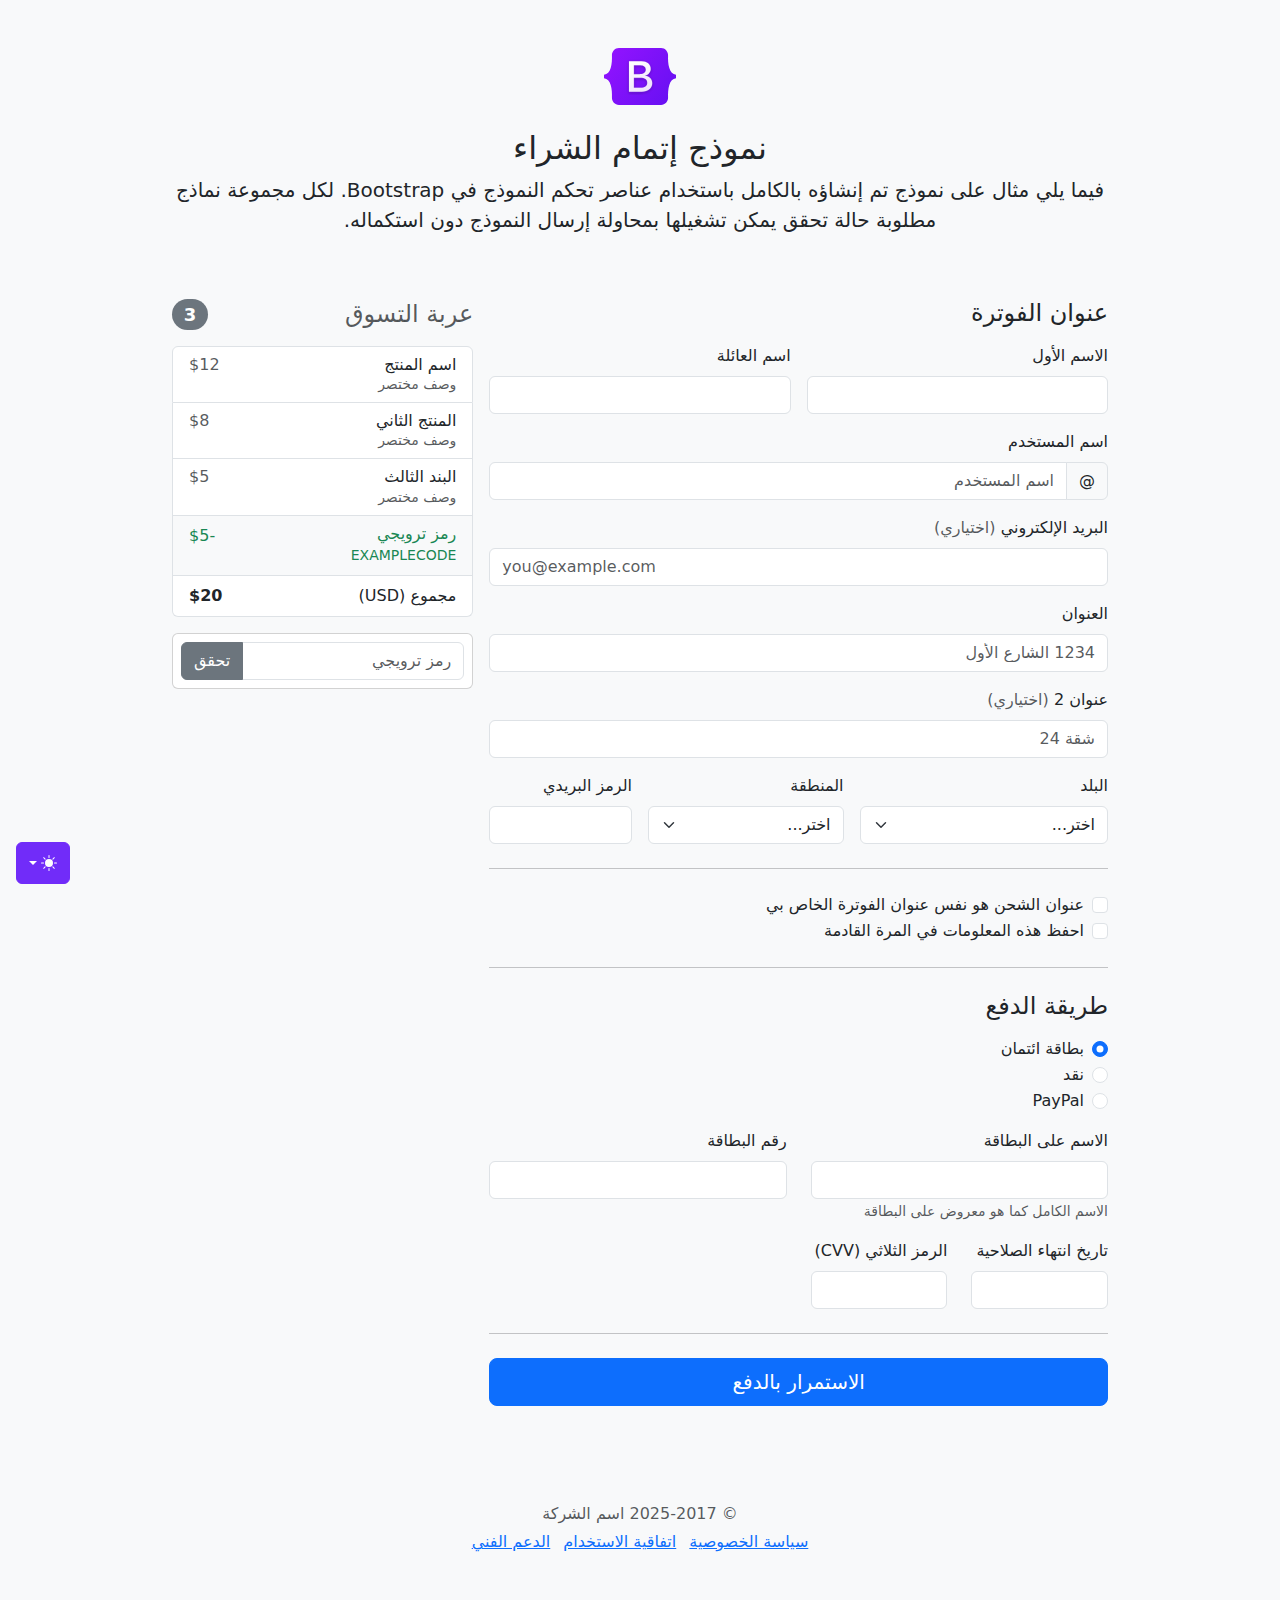
<file: bootstrap/examples/checkout-rtl/index.html>
<!doctype html>
<html lang="ar" dir="rtl" data-bs-theme="auto">
  <head>
    <meta charset="utf-8" />
    <meta name="viewport" content="width=device-width, initial-scale=1" />
    <meta name="description" content="" />
    <meta
      name="author"
      content="Mark Otto, Jacob Thornton, and Bootstrap contributors"
    />
    <meta name="generator" content="Astro v5.13.2" />
    <title>مثال إتمام الشراء · Bootstrap v5.3</title>
    <link
      rel="canonical"
      href="https://getbootstrap.com/docs/5.3/examples/checkout-rtl/"
    />
    <script src="../assets/js/color-modes.js"></script>
    <link href="../assets/dist/css/bootstrap.rtl.min.css" rel="stylesheet" />
    <meta name="theme-color" content="#712cf9" />
    <link href="../checkout/checkout.css" rel="stylesheet" />
    <style>
      .bd-placeholder-img {
        font-size: 1.125rem;
        text-anchor: middle;
        -webkit-user-select: none;
        -moz-user-select: none;
        user-select: none;
      }
      @media (min-width: 768px) {
        .bd-placeholder-img-lg {
          font-size: 3.5rem;
        }
      }
      .b-example-divider {
        width: 100%;
        height: 3rem;
        background-color: #0000001a;
        border: solid rgba(0, 0, 0, 0.15);
        border-width: 1px 0;
        box-shadow:
          inset 0 0.5em 1.5em #0000001a,
          inset 0 0.125em 0.5em #00000026;
      }
      .b-example-vr {
        flex-shrink: 0;
        width: 1.5rem;
        height: 100vh;
      }
      .bi {
        vertical-align: -0.125em;
        fill: currentColor;
      }
      .nav-scroller {
        position: relative;
        z-index: 2;
        height: 2.75rem;
        overflow-y: hidden;
      }
      .nav-scroller .nav {
        display: flex;
        flex-wrap: nowrap;
        padding-bottom: 1rem;
        margin-top: -1px;
        overflow-x: auto;
        text-align: center;
        white-space: nowrap;
        -webkit-overflow-scrolling: touch;
      }
      .btn-bd-primary {
        --bd-violet-bg: #712cf9;
        --bd-violet-rgb: 112.520718, 44.062154, 249.437846;
        --bs-btn-font-weight: 600;
        --bs-btn-color: var(--bs-white);
        --bs-btn-bg: var(--bd-violet-bg);
        --bs-btn-border-color: var(--bd-violet-bg);
        --bs-btn-hover-color: var(--bs-white);
        --bs-btn-hover-bg: #6528e0;
        --bs-btn-hover-border-color: #6528e0;
        --bs-btn-focus-shadow-rgb: var(--bd-violet-rgb);
        --bs-btn-active-color: var(--bs-btn-hover-color);
        --bs-btn-active-bg: #5a23c8;
        --bs-btn-active-border-color: #5a23c8;
      }
      .bd-mode-toggle {
        z-index: 1500;
      }
      .bd-mode-toggle .bi {
        width: 1em;
        height: 1em;
      }
      .bd-mode-toggle .dropdown-menu .active .bi {
        display: block !important;
      }
    </style>
  </head>
  <body class="bg-body-tertiary">
    <svg xmlns="http://www.w3.org/2000/svg" class="d-none">
      <symbol id="check2" viewBox="0 0 16 16">
        <path
          d="M13.854 3.646a.5.5 0 0 1 0 .708l-7 7a.5.5 0 0 1-.708 0l-3.5-3.5a.5.5 0 1 1 .708-.708L6.5 10.293l6.646-6.647a.5.5 0 0 1 .708 0z"
        ></path>
      </symbol>
      <symbol id="circle-half" viewBox="0 0 16 16">
        <path
          d="M8 15A7 7 0 1 0 8 1v14zm0 1A8 8 0 1 1 8 0a8 8 0 0 1 0 16z"
        ></path>
      </symbol>
      <symbol id="moon-stars-fill" viewBox="0 0 16 16">
        <path
          d="M6 .278a.768.768 0 0 1 .08.858 7.208 7.208 0 0 0-.878 3.46c0 4.021 3.278 7.277 7.318 7.277.527 0 1.04-.055 1.533-.16a.787.787 0 0 1 .81.316.733.733 0 0 1-.031.893A8.349 8.349 0 0 1 8.344 16C3.734 16 0 12.286 0 7.71 0 4.266 2.114 1.312 5.124.06A.752.752 0 0 1 6 .278z"
        ></path>
        <path
          d="M10.794 3.148a.217.217 0 0 1 .412 0l.387 1.162c.173.518.579.924 1.097 1.097l1.162.387a.217.217 0 0 1 0 .412l-1.162.387a1.734 1.734 0 0 0-1.097 1.097l-.387 1.162a.217.217 0 0 1-.412 0l-.387-1.162A1.734 1.734 0 0 0 9.31 6.593l-1.162-.387a.217.217 0 0 1 0-.412l1.162-.387a1.734 1.734 0 0 0 1.097-1.097l.387-1.162zM13.863.099a.145.145 0 0 1 .274 0l.258.774c.115.346.386.617.732.732l.774.258a.145.145 0 0 1 0 .274l-.774.258a1.156 1.156 0 0 0-.732.732l-.258.774a.145.145 0 0 1-.274 0l-.258-.774a1.156 1.156 0 0 0-.732-.732l-.774-.258a.145.145 0 0 1 0-.274l.774-.258c.346-.115.617-.386.732-.732L13.863.1z"
        ></path>
      </symbol>
      <symbol id="sun-fill" viewBox="0 0 16 16">
        <path
          d="M8 12a4 4 0 1 0 0-8 4 4 0 0 0 0 8zM8 0a.5.5 0 0 1 .5.5v2a.5.5 0 0 1-1 0v-2A.5.5 0 0 1 8 0zm0 13a.5.5 0 0 1 .5.5v2a.5.5 0 0 1-1 0v-2A.5.5 0 0 1 8 13zm8-5a.5.5 0 0 1-.5.5h-2a.5.5 0 0 1 0-1h2a.5.5 0 0 1 .5.5zM3 8a.5.5 0 0 1-.5.5h-2a.5.5 0 0 1 0-1h2A.5.5 0 0 1 3 8zm10.657-5.657a.5.5 0 0 1 0 .707l-1.414 1.415a.5.5 0 1 1-.707-.708l1.414-1.414a.5.5 0 0 1 .707 0zm-9.193 9.193a.5.5 0 0 1 0 .707L3.05 13.657a.5.5 0 0 1-.707-.707l1.414-1.414a.5.5 0 0 1 .707 0zm9.193 2.121a.5.5 0 0 1-.707 0l-1.414-1.414a.5.5 0 0 1 .707-.707l1.414 1.414a.5.5 0 0 1 0 .707zM4.464 4.465a.5.5 0 0 1-.707 0L2.343 3.05a.5.5 0 1 1 .707-.707l1.414 1.414a.5.5 0 0 1 0 .708z"
        ></path>
      </symbol>
    </svg>
    <div
      class="dropdown position-fixed bottom-0 end-0 mb-3 me-3 bd-mode-toggle"
    >
      <button
        class="btn btn-bd-primary py-2 dropdown-toggle d-flex align-items-center"
        id="bd-theme"
        type="button"
        aria-expanded="false"
        data-bs-toggle="dropdown"
        aria-label="Toggle theme (auto)"
      >
        <svg class="bi my-1 theme-icon-active" aria-hidden="true">
          <use href="#circle-half"></use>
        </svg>
        <span class="visually-hidden" id="bd-theme-text">Toggle theme</span>
      </button>
      <ul
        class="dropdown-menu dropdown-menu-end shadow"
        aria-labelledby="bd-theme-text"
      >
        <li>
          <button
            type="button"
            class="dropdown-item d-flex align-items-center"
            data-bs-theme-value="light"
            aria-pressed="false"
          >
            <svg class="bi me-2 opacity-50" aria-hidden="true">
              <use href="#sun-fill"></use>
            </svg>
            Light
            <svg class="bi ms-auto d-none" aria-hidden="true">
              <use href="#check2"></use>
            </svg>
          </button>
        </li>
        <li>
          <button
            type="button"
            class="dropdown-item d-flex align-items-center"
            data-bs-theme-value="dark"
            aria-pressed="false"
          >
            <svg class="bi me-2 opacity-50" aria-hidden="true">
              <use href="#moon-stars-fill"></use>
            </svg>
            Dark
            <svg class="bi ms-auto d-none" aria-hidden="true">
              <use href="#check2"></use>
            </svg>
          </button>
        </li>
        <li>
          <button
            type="button"
            class="dropdown-item d-flex align-items-center active"
            data-bs-theme-value="auto"
            aria-pressed="true"
          >
            <svg class="bi me-2 opacity-50" aria-hidden="true">
              <use href="#circle-half"></use>
            </svg>
            Auto
            <svg class="bi ms-auto d-none" aria-hidden="true">
              <use href="#check2"></use>
            </svg>
          </button>
        </li>
      </ul>
    </div>
    <div class="container">
      <main>
        <div class="py-5 text-center">
          <img
            class="d-block mx-auto mb-4"
            src="../assets/brand/bootstrap-logo.svg"
            alt=""
            width="72"
            height="57"
          />
          <h1 class="h2">نموذج إتمام الشراء</h1>
          <p class="lead">
            فيما يلي مثال على نموذج تم إنشاؤه بالكامل باستخدام عناصر تحكم
            النموذج في Bootstrap. لكل مجموعة نماذج مطلوبة حالة تحقق يمكن تشغيلها
            بمحاولة إرسال النموذج دون استكماله.
          </p>
        </div>
        <div class="row g-3">
          <div class="col-md-5 col-lg-4 order-md-last">
            <h4 class="d-flex justify-content-between align-items-center mb-3">
              <span class="text-body-secondary">عربة التسوق</span>
              <span class="badge bg-secondary rounded-pill">3</span>
            </h4>
            <ul class="list-group mb-3">
              <li class="list-group-item d-flex justify-content-between lh-sm">
                <div>
                  <h6 class="my-0">اسم المنتج</h6>
                  <small class="text-body-secondary">وصف مختصر</small>
                </div>
                <span class="text-body-secondary">$12</span>
              </li>
              <li class="list-group-item d-flex justify-content-between lh-sm">
                <div>
                  <h6 class="my-0">المنتج الثاني</h6>
                  <small class="text-body-secondary">وصف مختصر</small>
                </div>
                <span class="text-body-secondary">$8</span>
              </li>
              <li class="list-group-item d-flex justify-content-between lh-sm">
                <div>
                  <h6 class="my-0">البند الثالث</h6>
                  <small class="text-body-secondary">وصف مختصر</small>
                </div>
                <span class="text-body-secondary">$5</span>
              </li>
              <li
                class="list-group-item d-flex justify-content-between bg-body-tertiary"
              >
                <div class="text-success">
                  <h6 class="my-0">رمز ترويجي</h6>
                  <small>EXAMPLECODE</small>
                </div>
                <span class="text-success">-$5</span>
              </li>
              <li class="list-group-item d-flex justify-content-between">
                <span>مجموع (USD)</span> <strong>$20</strong>
              </li>
            </ul>
            <form class="card p-2">
              <div class="input-group">
                <input
                  type="text"
                  class="form-control"
                  placeholder="رمز ترويجي"
                />
                <button type="submit" class="btn btn-secondary">تحقق</button>
              </div>
            </form>
          </div>
          <div class="col-md-7 col-lg-8">
            <h4 class="mb-3">عنوان الفوترة</h4>
            <form class="needs-validation" novalidate>
              <div class="row g-3">
                <div class="col-sm-6">
                  <label for="firstName" class="form-label">الاسم الأول</label>
                  <input
                    type="text"
                    class="form-control"
                    id="firstName"
                    placeholder=""
                    value=""
                    required
                  />
                  <div class="invalid-feedback">يرجى إدخال اسم أول صحيح.</div>
                </div>
                <div class="col-sm-6">
                  <label for="lastName" class="form-label">اسم العائلة</label>
                  <input
                    type="text"
                    class="form-control"
                    id="lastName"
                    placeholder=""
                    value=""
                    required
                  />
                  <div class="invalid-feedback">يرجى إدخال اسم عائلة صحيح.</div>
                </div>
                <div class="col-12">
                  <label for="username" class="form-label">اسم المستخدم</label>
                  <div class="input-group has-validation">
                    <span class="input-group-text">@</span>
                    <input
                      type="text"
                      class="form-control"
                      id="username"
                      placeholder="اسم المستخدم"
                      required
                    />
                    <div class="invalid-feedback">
                      اسم المستخدم الخاص بك مطلوب.
                    </div>
                  </div>
                </div>
                <div class="col-12">
                  <label for="email" class="form-label"
                    >البريد الإلكتروني
                    <span class="text-body-secondary">(اختياري)</span></label
                  >
                  <input
                    type="email"
                    class="form-control"
                    id="email"
                    placeholder="you@example.com"
                  />
                  <div class="invalid-feedback">
                    يرجى إدخال عنوان بريد إلكتروني صحيح لتصلكم تحديثات الشحن.
                  </div>
                </div>
                <div class="col-12">
                  <label for="address" class="form-label">العنوان</label>
                  <input
                    type="text"
                    class="form-control"
                    id="address"
                    placeholder="1234 الشارع الأول"
                    required
                  />
                  <div class="invalid-feedback">
                    يرجى إدخال عنوان الشحن الخاص بك.
                  </div>
                </div>
                <div class="col-12">
                  <label for="address2" class="form-label"
                    >عنوان 2
                    <span class="text-body-secondary">(اختياري)</span></label
                  >
                  <input
                    type="text"
                    class="form-control"
                    id="address2"
                    placeholder="شقة 24"
                  />
                </div>
                <div class="col-md-5">
                  <label for="country" class="form-label">البلد</label>
                  <select class="form-select" id="country" required>
                    <option value="">اختر...</option>
                    <option>الولايات المتحدة الأمريكية</option>
                  </select>
                  <div class="invalid-feedback">يرجى اختيار بلد صحيح.</div>
                </div>
                <div class="col-md-4">
                  <label for="state" class="form-label">المنطقة</label>
                  <select class="form-select" id="state" required>
                    <option value="">اختر...</option>
                    <option>كاليفورنيا</option>
                  </select>
                  <div class="invalid-feedback">
                    يرجى اختيار اسم منطقة صحيح.
                  </div>
                </div>
                <div class="col-md-3">
                  <label for="zip" class="form-label">الرمز البريدي</label>
                  <input
                    type="text"
                    class="form-control"
                    id="zip"
                    placeholder=""
                    required
                  />
                  <div class="invalid-feedback">الرمز البريدي مطلوب.</div>
                </div>
              </div>
              <hr class="my-4" />
              <div class="form-check">
                <input
                  type="checkbox"
                  class="form-check-input"
                  id="same-address"
                />
                <label class="form-check-label" for="same-address"
                  >عنوان الشحن هو نفس عنوان الفوترة الخاص بي</label
                >
              </div>
              <div class="form-check">
                <input
                  type="checkbox"
                  class="form-check-input"
                  id="save-info"
                />
                <label class="form-check-label" for="save-info"
                  >احفظ هذه المعلومات في المرة القادمة</label
                >
              </div>
              <hr class="my-4" />
              <h4 class="mb-3">طريقة الدفع</h4>
              <div class="my-3">
                <div class="form-check">
                  <input
                    id="credit"
                    name="paymentMethod"
                    type="radio"
                    class="form-check-input"
                    checked
                    required
                  />
                  <label class="form-check-label" for="credit"
                    >بطاقة ائتمان</label
                  >
                </div>
                <div class="form-check">
                  <input
                    id="cash"
                    name="paymentMethod"
                    type="radio"
                    class="form-check-input"
                    required
                  />
                  <label class="form-check-label" for="cash">نقد</label>
                </div>
                <div class="form-check">
                  <input
                    id="paypal"
                    name="paymentMethod"
                    type="radio"
                    class="form-check-input"
                    required
                  />
                  <label class="form-check-label" for="paypal">PayPal</label>
                </div>
              </div>
              <div class="row gy-3">
                <div class="col-md-6">
                  <label for="cc-name" class="form-label"
                    >الاسم على البطاقة</label
                  >
                  <input
                    type="text"
                    class="form-control"
                    id="cc-name"
                    placeholder=""
                    required
                  />
                  <small class="text-body-secondary"
                    >الاسم الكامل كما هو معروض على البطاقة</small
                  >
                  <div class="invalid-feedback">الاسم على البطاقة مطلوب</div>
                </div>
                <div class="col-md-6">
                  <label for="cc-number" class="form-label">رقم البطاقة</label>
                  <input
                    type="text"
                    class="form-control"
                    id="cc-number"
                    placeholder=""
                    required
                  />
                  <div class="invalid-feedback">رقم بطاقة الائتمان مطلوب</div>
                </div>
                <div class="col-md-3">
                  <label for="cc-expiration" class="form-label"
                    >تاريخ انتهاء الصلاحية</label
                  >
                  <input
                    type="text"
                    class="form-control"
                    id="cc-expiration"
                    placeholder=""
                    required
                  />
                  <div class="invalid-feedback">
                    تاريخ انتهاء الصلاحية مطلوب
                  </div>
                </div>
                <div class="col-md-3">
                  <label for="cc-cvv" class="form-label"
                    >الرمز الثلاثي (CVV)</label
                  >
                  <input
                    type="text"
                    class="form-control"
                    id="cc-cvv"
                    placeholder=""
                    required
                  />
                  <div class="invalid-feedback">رمز الحماية مطلوب</div>
                </div>
              </div>
              <hr class="my-4" />
              <button class="w-100 btn btn-primary btn-lg" type="submit">
                الاستمرار بالدفع
              </button>
            </form>
          </div>
        </div>
      </main>
      <footer class="my-5 pt-5 text-body-secondary text-center text-small">
        <p class="mb-1">&copy; 2025-2017 اسم الشركة</p>
        <ul class="list-inline">
          <li class="list-inline-item"><a href="#">سياسة الخصوصية</a></li>
          <li class="list-inline-item"><a href="#">اتفاقية الاستخدام</a></li>
          <li class="list-inline-item"><a href="#">الدعم الفني</a></li>
        </ul>
      </footer>
    </div>
    <script
      src="../assets/dist/js/bootstrap.bundle.min.js"
      class="astro-vvvwv3sm"
    ></script>
    <script src="../checkout/checkout.js" class="astro-vvvwv3sm"></script>
  </body>
</html>
</file>
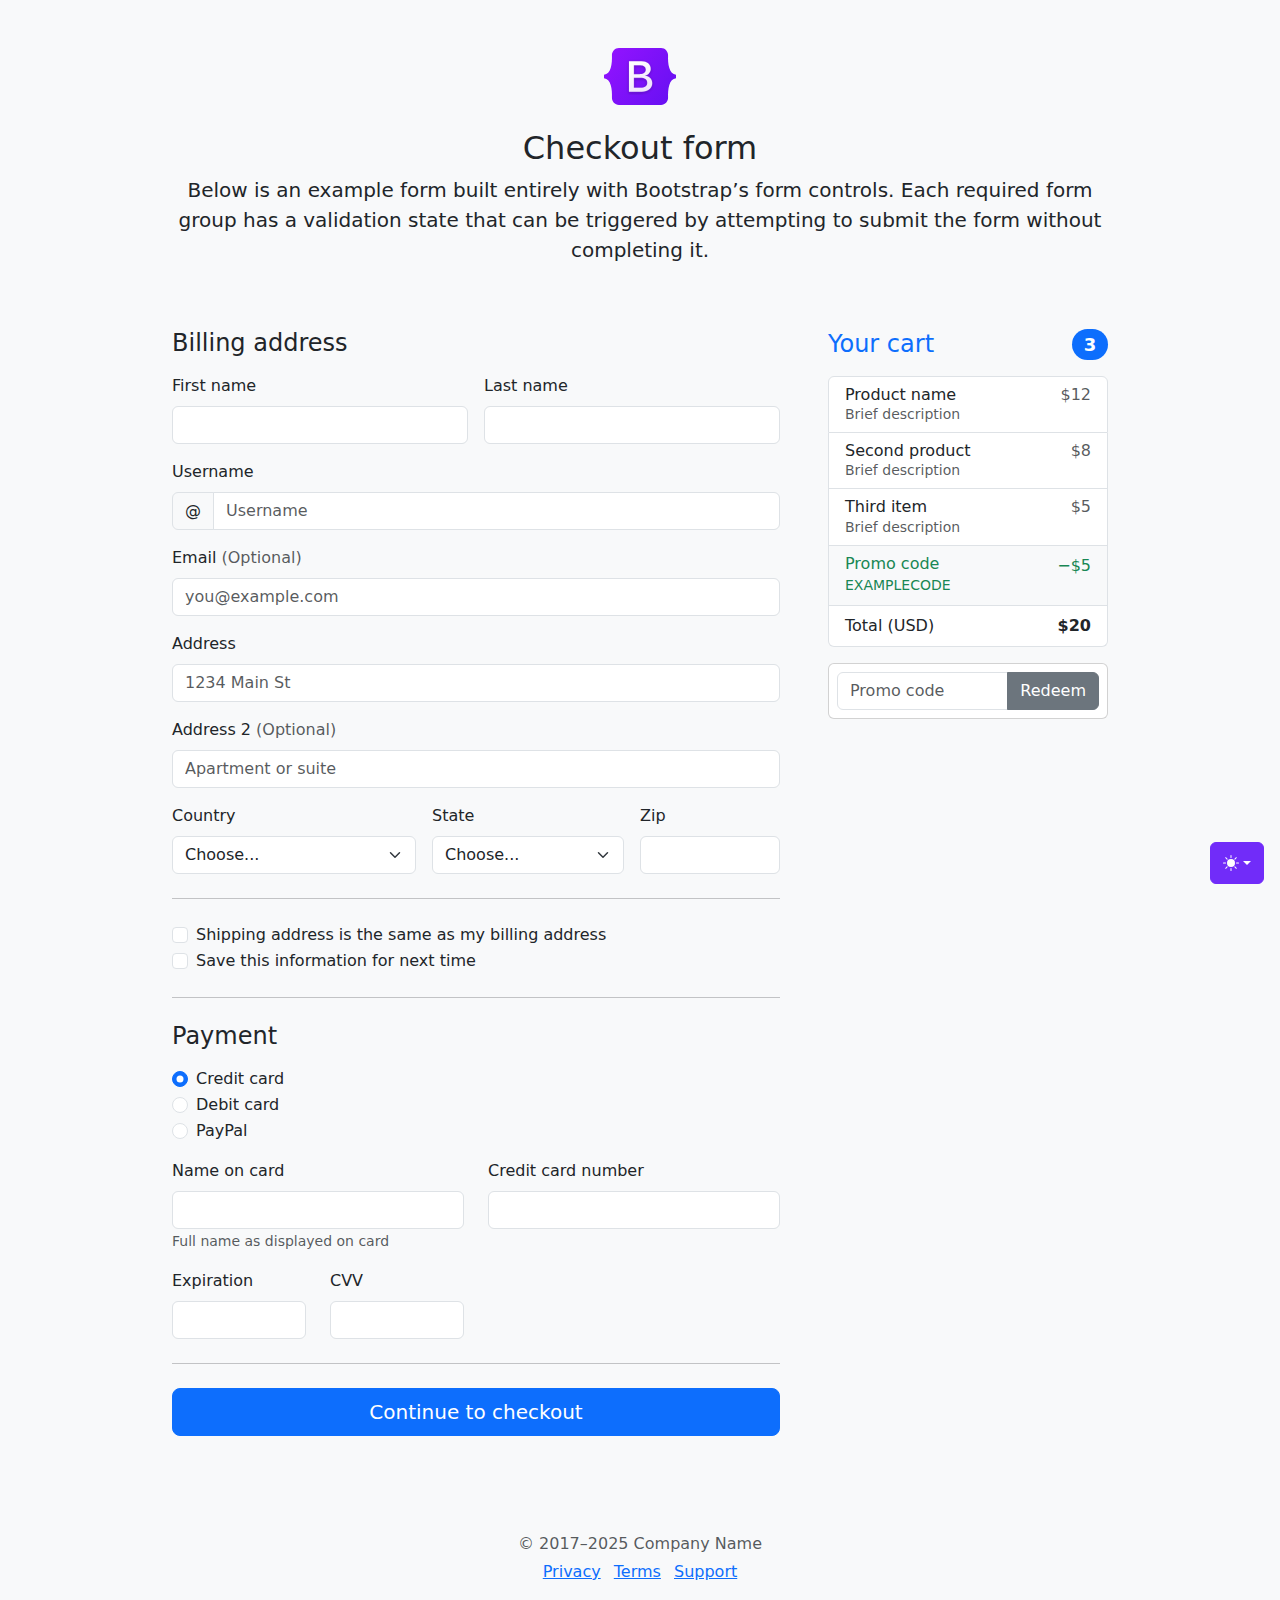
<file: bootstrap/examples/checkout/index.html>
<!doctype html>
<html lang="en" data-bs-theme="auto">
  <head>
    <meta charset="utf-8" />
    <meta name="viewport" content="width=device-width, initial-scale=1" />
    <meta name="description" content="" />
    <meta
      name="author"
      content="Mark Otto, Jacob Thornton, and Bootstrap contributors"
    />
    <meta name="generator" content="Astro v5.13.2" />
    <title>Checkout example · Bootstrap v5.3</title>
    <link
      rel="canonical"
      href="https://getbootstrap.com/docs/5.3/examples/checkout/"
    />
    <script src="../assets/js/color-modes.js"></script>
    <link href="../assets/dist/css/bootstrap.min.css" rel="stylesheet" />
    <meta name="theme-color" content="#712cf9" />
    <link href="checkout.css" rel="stylesheet" />
    <style>
      .bd-placeholder-img {
        font-size: 1.125rem;
        text-anchor: middle;
        -webkit-user-select: none;
        -moz-user-select: none;
        user-select: none;
      }
      @media (min-width: 768px) {
        .bd-placeholder-img-lg {
          font-size: 3.5rem;
        }
      }
      .b-example-divider {
        width: 100%;
        height: 3rem;
        background-color: #0000001a;
        border: solid rgba(0, 0, 0, 0.15);
        border-width: 1px 0;
        box-shadow:
          inset 0 0.5em 1.5em #0000001a,
          inset 0 0.125em 0.5em #00000026;
      }
      .b-example-vr {
        flex-shrink: 0;
        width: 1.5rem;
        height: 100vh;
      }
      .bi {
        vertical-align: -0.125em;
        fill: currentColor;
      }
      .nav-scroller {
        position: relative;
        z-index: 2;
        height: 2.75rem;
        overflow-y: hidden;
      }
      .nav-scroller .nav {
        display: flex;
        flex-wrap: nowrap;
        padding-bottom: 1rem;
        margin-top: -1px;
        overflow-x: auto;
        text-align: center;
        white-space: nowrap;
        -webkit-overflow-scrolling: touch;
      }
      .btn-bd-primary {
        --bd-violet-bg: #712cf9;
        --bd-violet-rgb: 112.520718, 44.062154, 249.437846;
        --bs-btn-font-weight: 600;
        --bs-btn-color: var(--bs-white);
        --bs-btn-bg: var(--bd-violet-bg);
        --bs-btn-border-color: var(--bd-violet-bg);
        --bs-btn-hover-color: var(--bs-white);
        --bs-btn-hover-bg: #6528e0;
        --bs-btn-hover-border-color: #6528e0;
        --bs-btn-focus-shadow-rgb: var(--bd-violet-rgb);
        --bs-btn-active-color: var(--bs-btn-hover-color);
        --bs-btn-active-bg: #5a23c8;
        --bs-btn-active-border-color: #5a23c8;
      }
      .bd-mode-toggle {
        z-index: 1500;
      }
      .bd-mode-toggle .bi {
        width: 1em;
        height: 1em;
      }
      .bd-mode-toggle .dropdown-menu .active .bi {
        display: block !important;
      }
    </style>
  </head>
  <body class="bg-body-tertiary">
    <svg xmlns="http://www.w3.org/2000/svg" class="d-none">
      <symbol id="check2" viewBox="0 0 16 16">
        <path
          d="M13.854 3.646a.5.5 0 0 1 0 .708l-7 7a.5.5 0 0 1-.708 0l-3.5-3.5a.5.5 0 1 1 .708-.708L6.5 10.293l6.646-6.647a.5.5 0 0 1 .708 0z"
        ></path>
      </symbol>
      <symbol id="circle-half" viewBox="0 0 16 16">
        <path
          d="M8 15A7 7 0 1 0 8 1v14zm0 1A8 8 0 1 1 8 0a8 8 0 0 1 0 16z"
        ></path>
      </symbol>
      <symbol id="moon-stars-fill" viewBox="0 0 16 16">
        <path
          d="M6 .278a.768.768 0 0 1 .08.858 7.208 7.208 0 0 0-.878 3.46c0 4.021 3.278 7.277 7.318 7.277.527 0 1.04-.055 1.533-.16a.787.787 0 0 1 .81.316.733.733 0 0 1-.031.893A8.349 8.349 0 0 1 8.344 16C3.734 16 0 12.286 0 7.71 0 4.266 2.114 1.312 5.124.06A.752.752 0 0 1 6 .278z"
        ></path>
        <path
          d="M10.794 3.148a.217.217 0 0 1 .412 0l.387 1.162c.173.518.579.924 1.097 1.097l1.162.387a.217.217 0 0 1 0 .412l-1.162.387a1.734 1.734 0 0 0-1.097 1.097l-.387 1.162a.217.217 0 0 1-.412 0l-.387-1.162A1.734 1.734 0 0 0 9.31 6.593l-1.162-.387a.217.217 0 0 1 0-.412l1.162-.387a1.734 1.734 0 0 0 1.097-1.097l.387-1.162zM13.863.099a.145.145 0 0 1 .274 0l.258.774c.115.346.386.617.732.732l.774.258a.145.145 0 0 1 0 .274l-.774.258a1.156 1.156 0 0 0-.732.732l-.258.774a.145.145 0 0 1-.274 0l-.258-.774a1.156 1.156 0 0 0-.732-.732l-.774-.258a.145.145 0 0 1 0-.274l.774-.258c.346-.115.617-.386.732-.732L13.863.1z"
        ></path>
      </symbol>
      <symbol id="sun-fill" viewBox="0 0 16 16">
        <path
          d="M8 12a4 4 0 1 0 0-8 4 4 0 0 0 0 8zM8 0a.5.5 0 0 1 .5.5v2a.5.5 0 0 1-1 0v-2A.5.5 0 0 1 8 0zm0 13a.5.5 0 0 1 .5.5v2a.5.5 0 0 1-1 0v-2A.5.5 0 0 1 8 13zm8-5a.5.5 0 0 1-.5.5h-2a.5.5 0 0 1 0-1h2a.5.5 0 0 1 .5.5zM3 8a.5.5 0 0 1-.5.5h-2a.5.5 0 0 1 0-1h2A.5.5 0 0 1 3 8zm10.657-5.657a.5.5 0 0 1 0 .707l-1.414 1.415a.5.5 0 1 1-.707-.708l1.414-1.414a.5.5 0 0 1 .707 0zm-9.193 9.193a.5.5 0 0 1 0 .707L3.05 13.657a.5.5 0 0 1-.707-.707l1.414-1.414a.5.5 0 0 1 .707 0zm9.193 2.121a.5.5 0 0 1-.707 0l-1.414-1.414a.5.5 0 0 1 .707-.707l1.414 1.414a.5.5 0 0 1 0 .707zM4.464 4.465a.5.5 0 0 1-.707 0L2.343 3.05a.5.5 0 1 1 .707-.707l1.414 1.414a.5.5 0 0 1 0 .708z"
        ></path>
      </symbol>
    </svg>
    <div
      class="dropdown position-fixed bottom-0 end-0 mb-3 me-3 bd-mode-toggle"
    >
      <button
        class="btn btn-bd-primary py-2 dropdown-toggle d-flex align-items-center"
        id="bd-theme"
        type="button"
        aria-expanded="false"
        data-bs-toggle="dropdown"
        aria-label="Toggle theme (auto)"
      >
        <svg class="bi my-1 theme-icon-active" aria-hidden="true">
          <use href="#circle-half"></use>
        </svg>
        <span class="visually-hidden" id="bd-theme-text">Toggle theme</span>
      </button>
      <ul
        class="dropdown-menu dropdown-menu-end shadow"
        aria-labelledby="bd-theme-text"
      >
        <li>
          <button
            type="button"
            class="dropdown-item d-flex align-items-center"
            data-bs-theme-value="light"
            aria-pressed="false"
          >
            <svg class="bi me-2 opacity-50" aria-hidden="true">
              <use href="#sun-fill"></use>
            </svg>
            Light
            <svg class="bi ms-auto d-none" aria-hidden="true">
              <use href="#check2"></use>
            </svg>
          </button>
        </li>
        <li>
          <button
            type="button"
            class="dropdown-item d-flex align-items-center"
            data-bs-theme-value="dark"
            aria-pressed="false"
          >
            <svg class="bi me-2 opacity-50" aria-hidden="true">
              <use href="#moon-stars-fill"></use>
            </svg>
            Dark
            <svg class="bi ms-auto d-none" aria-hidden="true">
              <use href="#check2"></use>
            </svg>
          </button>
        </li>
        <li>
          <button
            type="button"
            class="dropdown-item d-flex align-items-center active"
            data-bs-theme-value="auto"
            aria-pressed="true"
          >
            <svg class="bi me-2 opacity-50" aria-hidden="true">
              <use href="#circle-half"></use>
            </svg>
            Auto
            <svg class="bi ms-auto d-none" aria-hidden="true">
              <use href="#check2"></use>
            </svg>
          </button>
        </li>
      </ul>
    </div>
    <div class="container">
      <main>
        <div class="py-5 text-center">
          <img
            class="d-block mx-auto mb-4"
            src="../assets/brand/bootstrap-logo.svg"
            alt=""
            width="72"
            height="57"
          />
          <h1 class="h2">Checkout form</h1>
          <p class="lead">
            Below is an example form built entirely with Bootstrap’s form
            controls. Each required form group has a validation state that can
            be triggered by attempting to submit the form without completing it.
          </p>
        </div>
        <div class="row g-5">
          <div class="col-md-5 col-lg-4 order-md-last">
            <h4 class="d-flex justify-content-between align-items-center mb-3">
              <span class="text-primary">Your cart</span>
              <span class="badge bg-primary rounded-pill">3</span>
            </h4>
            <ul class="list-group mb-3">
              <li class="list-group-item d-flex justify-content-between lh-sm">
                <div>
                  <h6 class="my-0">Product name</h6>
                  <small class="text-body-secondary">Brief description</small>
                </div>
                <span class="text-body-secondary">$12</span>
              </li>
              <li class="list-group-item d-flex justify-content-between lh-sm">
                <div>
                  <h6 class="my-0">Second product</h6>
                  <small class="text-body-secondary">Brief description</small>
                </div>
                <span class="text-body-secondary">$8</span>
              </li>
              <li class="list-group-item d-flex justify-content-between lh-sm">
                <div>
                  <h6 class="my-0">Third item</h6>
                  <small class="text-body-secondary">Brief description</small>
                </div>
                <span class="text-body-secondary">$5</span>
              </li>
              <li
                class="list-group-item d-flex justify-content-between bg-body-tertiary"
              >
                <div class="text-success">
                  <h6 class="my-0">Promo code</h6>
                  <small>EXAMPLECODE</small>
                </div>
                <span class="text-success">−$5</span>
              </li>
              <li class="list-group-item d-flex justify-content-between">
                <span>Total (USD)</span> <strong>$20</strong>
              </li>
            </ul>
            <form class="card p-2">
              <div class="input-group">
                <input
                  type="text"
                  class="form-control"
                  placeholder="Promo code"
                />
                <button type="submit" class="btn btn-secondary">Redeem</button>
              </div>
            </form>
          </div>
          <div class="col-md-7 col-lg-8">
            <h4 class="mb-3">Billing address</h4>
            <form class="needs-validation" novalidate>
              <div class="row g-3">
                <div class="col-sm-6">
                  <label for="firstName" class="form-label">First name</label>
                  <input
                    type="text"
                    class="form-control"
                    id="firstName"
                    placeholder=""
                    value=""
                    required
                  />
                  <div class="invalid-feedback">
                    Valid first name is required.
                  </div>
                </div>
                <div class="col-sm-6">
                  <label for="lastName" class="form-label">Last name</label>
                  <input
                    type="text"
                    class="form-control"
                    id="lastName"
                    placeholder=""
                    value=""
                    required
                  />
                  <div class="invalid-feedback">
                    Valid last name is required.
                  </div>
                </div>
                <div class="col-12">
                  <label for="username" class="form-label">Username</label>
                  <div class="input-group has-validation">
                    <span class="input-group-text">@</span>
                    <input
                      type="text"
                      class="form-control"
                      id="username"
                      placeholder="Username"
                      required
                    />
                    <div class="invalid-feedback">
                      Your username is required.
                    </div>
                  </div>
                </div>
                <div class="col-12">
                  <label for="email" class="form-label"
                    >Email
                    <span class="text-body-secondary">(Optional)</span></label
                  >
                  <input
                    type="email"
                    class="form-control"
                    id="email"
                    placeholder="you@example.com"
                  />
                  <div class="invalid-feedback">
                    Please enter a valid email address for shipping updates.
                  </div>
                </div>
                <div class="col-12">
                  <label for="address" class="form-label">Address</label>
                  <input
                    type="text"
                    class="form-control"
                    id="address"
                    placeholder="1234 Main St"
                    required
                  />
                  <div class="invalid-feedback">
                    Please enter your shipping address.
                  </div>
                </div>
                <div class="col-12">
                  <label for="address2" class="form-label"
                    >Address 2
                    <span class="text-body-secondary">(Optional)</span></label
                  >
                  <input
                    type="text"
                    class="form-control"
                    id="address2"
                    placeholder="Apartment or suite"
                  />
                </div>
                <div class="col-md-5">
                  <label for="country" class="form-label">Country</label>
                  <select class="form-select" id="country" required>
                    <option value="">Choose...</option>
                    <option>United States</option>
                  </select>
                  <div class="invalid-feedback">
                    Please select a valid country.
                  </div>
                </div>
                <div class="col-md-4">
                  <label for="state" class="form-label">State</label>
                  <select class="form-select" id="state" required>
                    <option value="">Choose...</option>
                    <option>California</option>
                  </select>
                  <div class="invalid-feedback">
                    Please provide a valid state.
                  </div>
                </div>
                <div class="col-md-3">
                  <label for="zip" class="form-label">Zip</label>
                  <input
                    type="text"
                    class="form-control"
                    id="zip"
                    placeholder=""
                    required
                  />
                  <div class="invalid-feedback">Zip code required.</div>
                </div>
              </div>
              <hr class="my-4" />
              <div class="form-check">
                <input
                  type="checkbox"
                  class="form-check-input"
                  id="same-address"
                />
                <label class="form-check-label" for="same-address"
                  >Shipping address is the same as my billing address</label
                >
              </div>
              <div class="form-check">
                <input
                  type="checkbox"
                  class="form-check-input"
                  id="save-info"
                />
                <label class="form-check-label" for="save-info"
                  >Save this information for next time</label
                >
              </div>
              <hr class="my-4" />
              <h4 class="mb-3">Payment</h4>
              <div class="my-3">
                <div class="form-check">
                  <input
                    id="credit"
                    name="paymentMethod"
                    type="radio"
                    class="form-check-input"
                    checked
                    required
                  />
                  <label class="form-check-label" for="credit"
                    >Credit card</label
                  >
                </div>
                <div class="form-check">
                  <input
                    id="debit"
                    name="paymentMethod"
                    type="radio"
                    class="form-check-input"
                    required
                  />
                  <label class="form-check-label" for="debit">Debit card</label>
                </div>
                <div class="form-check">
                  <input
                    id="paypal"
                    name="paymentMethod"
                    type="radio"
                    class="form-check-input"
                    required
                  />
                  <label class="form-check-label" for="paypal">PayPal</label>
                </div>
              </div>
              <div class="row gy-3">
                <div class="col-md-6">
                  <label for="cc-name" class="form-label">Name on card</label>
                  <input
                    type="text"
                    class="form-control"
                    id="cc-name"
                    placeholder=""
                    required
                  />
                  <small class="text-body-secondary"
                    >Full name as displayed on card</small
                  >
                  <div class="invalid-feedback">Name on card is required</div>
                </div>
                <div class="col-md-6">
                  <label for="cc-number" class="form-label"
                    >Credit card number</label
                  >
                  <input
                    type="text"
                    class="form-control"
                    id="cc-number"
                    placeholder=""
                    required
                  />
                  <div class="invalid-feedback">
                    Credit card number is required
                  </div>
                </div>
                <div class="col-md-3">
                  <label for="cc-expiration" class="form-label"
                    >Expiration</label
                  >
                  <input
                    type="text"
                    class="form-control"
                    id="cc-expiration"
                    placeholder=""
                    required
                  />
                  <div class="invalid-feedback">Expiration date required</div>
                </div>
                <div class="col-md-3">
                  <label for="cc-cvv" class="form-label">CVV</label>
                  <input
                    type="text"
                    class="form-control"
                    id="cc-cvv"
                    placeholder=""
                    required
                  />
                  <div class="invalid-feedback">Security code required</div>
                </div>
              </div>
              <hr class="my-4" />
              <button class="w-100 btn btn-primary btn-lg" type="submit">
                Continue to checkout
              </button>
            </form>
          </div>
        </div>
      </main>
      <footer class="my-5 pt-5 text-body-secondary text-center text-small">
        <p class="mb-1">&copy; 2017–2025 Company Name</p>
        <ul class="list-inline">
          <li class="list-inline-item"><a href="#">Privacy</a></li>
          <li class="list-inline-item"><a href="#">Terms</a></li>
          <li class="list-inline-item"><a href="#">Support</a></li>
        </ul>
      </footer>
    </div>
    <script
      src="../assets/dist/js/bootstrap.bundle.min.js"
      class="astro-vvvwv3sm"
    ></script>
    <script src="checkout.js" class="astro-vvvwv3sm"></script>
  </body>
</html>
</file>
<file: css/custom.css>
/*!
 * custom.css | tuomopekka.github.io
 */
 
body {
  font-family: "Roboto Mono", Arial, serif; 
  font-size: 15px;
  font-weight: 400;
  line-height: 1.2;
  color: #333333;
  text-transform: none;
  background-color: #DCEAD5;
}  

.p, 
p {
  ont-family: "Roboto Mono", Arial, serif;
  font-size: 15px;
  font-weight: 500;
  line-height: 1.6;
  color: #333333;
  text-transform: none;
  margin-top: 0px;
  margin-bottom: 20px;
}

.h1,
.h2,
.h3,
h1,
h2,
h3 {
 font-family: "Roboto Mono", Arial, serif;
 font-weight: 400;
 line-height: 1.2;
 color: #333333;
 text-transform: none;
}

.h1, 
h1 {
 font-size: 30px;
 font-weight: 700;
 margin-top: 0px;
 margin-bottom: 10px;
}

.h2,
.h3,
.h4,
.h5,
.h6,
h2,
h3,
h4,
h5,
h6 {
  font-size: 20px;
  font-weight: 500;
  margin-top: 0px;
  margin-bottom: 30px;
}

a {
  color: #333333;
  border-bottom: solid 2px #333333;
}

a:hover, 
a:focus {
  color: #333333;
  text-decoration: none;
  outline: none;
  outline-offset: none;
}
</file>
<file: bootstrap/examples/blog/blog.rtl.css>
/* stylelint-disable @stylistic/selector-list-comma-newline-after */

.blog-header-logo {
  font-family: Amiri, Georgia, "Times New Roman", serif;
  font-size: 2.25rem;
}

.blog-header-logo:hover {
  text-decoration: none;
}

h1, h2, h3, h4, h5, h6 {
  font-family: Amiri, Georgia, "Times New Roman", serif;
}

.flex-auto {
  flex: 0 0 auto;
}

.h-250 { height: 250px; }
@media (min-width: 768px) {
  .h-md-250 { height: 250px; }
}

/* Pagination */
.blog-pagination {
  margin-bottom: 4rem;
}

/*
 * Blog posts
 */
.blog-post {
  margin-bottom: 4rem;
}
.blog-post-meta {
  margin-bottom: 1.25rem;
  color: #727272;
}
</file>
<file: bootstrap/examples/blog/blog.css>
/* stylelint-disable @stylistic/selector-list-comma-newline-after */

.blog-header-logo {
  font-family: "Playfair Display", Georgia, "Times New Roman", serif/*rtl:Amiri, Georgia, "Times New Roman", serif*/;
  font-size: 2.25rem;
}

.blog-header-logo:hover {
  text-decoration: none;
}

h1, h2, h3, h4, h5, h6 {
  font-family: "Playfair Display", Georgia, "Times New Roman", serif/*rtl:Amiri, Georgia, "Times New Roman", serif*/;
}

.flex-auto {
  flex: 0 0 auto;
}

.h-250 { height: 250px; }
@media (min-width: 768px) {
  .h-md-250 { height: 250px; }
}

/* Pagination */
.blog-pagination {
  margin-bottom: 4rem;
}

/*
 * Blog posts
 */
.blog-post {
  margin-bottom: 4rem;
}
.blog-post-meta {
  margin-bottom: 1.25rem;
  color: #727272;
}
</file>
<file: bootstrap/examples/breadcrumbs/breadcrumbs.css>
.breadcrumb-chevron {
  --bs-breadcrumb-divider: url("data:image/svg+xml,%3Csvg xmlns='http://www.w3.org/2000/svg' width='16' height='16' fill='%236c757d'%3E%3Cpath fill-rule='evenodd' d='M4.646 1.646a.5.5 0 0 1 .708 0l6 6a.5.5 0 0 1 0 .708l-6 6a.5.5 0 0 1-.708-.708L10.293 8 4.646 2.354a.5.5 0 0 1 0-.708z'/%3E%3C/svg%3E");
  gap: .5rem;
}
.breadcrumb-chevron .breadcrumb-item {
  display: flex;
  gap: inherit;
  align-items: center;
  padding-left: 0;
  line-height: 1;
}
.breadcrumb-chevron .breadcrumb-item::before {
  gap: inherit;
  float: none;
  width: 1rem;
  height: 1rem;
}

.breadcrumb-custom .breadcrumb-item {
  position: relative;
  flex-grow: 1;
  padding: .75rem 3rem;
}
.breadcrumb-custom .breadcrumb-item::before {
  display: none;
}
.breadcrumb-custom .breadcrumb-item::after {
  position: absolute;
  top: 50%;
  right: -25px;
  z-index: 1;
  display: inline-block;
  width: 50px;
  height: 50px;
  margin-top: -25px;
  content: "";
  background-color: var(--bs-tertiary-bg);
  border-top-right-radius: .5rem;
  box-shadow: 1px -1px var(--bs-border-color);
  transform: scale(.707) rotate(45deg);
}
.breadcrumb-custom .breadcrumb-item:first-child {
  padding-left: 1.5rem;
}
.breadcrumb-custom .breadcrumb-item:last-child {
  padding-right: 1.5rem;
}
.breadcrumb-custom .breadcrumb-item:last-child::after {
  display: none;
}
</file>
<file: bootstrap/examples/carousel/carousel.rtl.css>
/* GLOBAL STYLES
-------------------------------------------------- */
/* Padding below the footer and lighter body text */

body {
  padding-top: 3rem;
  padding-bottom: 3rem;
  color: rgb(var(--bs-tertiary-color-rgb));
}


/* CUSTOMIZE THE CAROUSEL
-------------------------------------------------- */

/* Carousel base class */
.carousel {
  margin-bottom: 4rem;
}
/* Since positioning the image, we need to help out the caption */
.carousel-caption {
  bottom: 3rem;
  z-index: 10;
}

/* Declare heights because of positioning of img element */
.carousel-item {
  height: 32rem;
}


/* MARKETING CONTENT
-------------------------------------------------- */

/* Center align the text within the three columns below the carousel */
.marketing .col-lg-4 {
  margin-bottom: 1.5rem;
  text-align: center;
}
.marketing .col-lg-4 p {
  margin-right: .75rem;
  margin-left: .75rem;
}


/* Featurettes
------------------------- */

.featurette-divider {
  margin: 5rem 0; /* Space out the Bootstrap <hr> more */
}

/* Thin out the marketing headings */

/* RESPONSIVE CSS
-------------------------------------------------- */

@media (min-width: 40em) {
  /* Bump up size of carousel content */
  .carousel-caption p {
    margin-bottom: 1.25rem;
    font-size: 1.25rem;
    line-height: 1.4;
  }

  .featurette-heading {
    font-size: 50px;
  }
}

@media (min-width: 62em) {
  .featurette-heading {
    margin-top: 7rem;
  }
}
</file>
<file: bootstrap/examples/carousel/carousel.css>
/* GLOBAL STYLES
-------------------------------------------------- */
/* Padding below the footer and lighter body text */

body {
  padding-top: 3rem;
  padding-bottom: 3rem;
  color: rgb(var(--bs-tertiary-color-rgb));
}


/* CUSTOMIZE THE CAROUSEL
-------------------------------------------------- */

/* Carousel base class */
.carousel {
  margin-bottom: 4rem;
}
/* Since positioning the image, we need to help out the caption */
.carousel-caption {
  bottom: 3rem;
  z-index: 10;
}

/* Declare heights because of positioning of img element */
.carousel-item {
  height: 32rem;
}


/* MARKETING CONTENT
-------------------------------------------------- */

/* Center align the text within the three columns below the carousel */
.marketing .col-lg-4 {
  margin-bottom: 1.5rem;
  text-align: center;
}
/* rtl:begin:ignore */
.marketing .col-lg-4 p {
  margin-right: .75rem;
  margin-left: .75rem;
}
/* rtl:end:ignore */


/* Featurettes
------------------------- */

.featurette-divider {
  margin: 5rem 0; /* Space out the Bootstrap <hr> more */
}

/* Thin out the marketing headings */
/* rtl:begin:remove */
.featurette-heading {
  letter-spacing: -.05rem;
}

/* rtl:end:remove */

/* RESPONSIVE CSS
-------------------------------------------------- */

@media (min-width: 40em) {
  /* Bump up size of carousel content */
  .carousel-caption p {
    margin-bottom: 1.25rem;
    font-size: 1.25rem;
    line-height: 1.4;
  }

  .featurette-heading {
    font-size: 50px;
  }
}

@media (min-width: 62em) {
  .featurette-heading {
    margin-top: 7rem;
  }
}
</file>
<file: bootstrap/examples/checkout/checkout.css>
.container {
  max-width: 960px;
}
</file>
<file: bootstrap/examples/cheatsheet/cheatsheet.rtl.css>
body {
  scroll-behavior: smooth;
}

/**
 * Bootstrap "Journal code" icon
 * @link https://icons.getbootstrap.com/icons/journal-code/
 */
.bd-heading a::before {
  display: inline-block;
  width: 1em;
  height: 1em;
  margin-left: .25rem;
  content: "";
  background-image: url("data:image/svg+xml,%3Csvg xmlns='http://www.w3.org/2000/svg' fill='%23999' viewBox='0 0 16 16'%3E%3Cpath d='M4 1h8a2 2 0 0 1 2 2v10a2 2 0 0 1-2 2H4a2 2 0 0 1-2-2h1a1 1 0 0 0 1 1h8a1 1 0 0 0 1-1V3a1 1 0 0 0-1-1H4a1 1 0 0 0-1 1H2a2 2 0 0 1 2-2z'/%3E%3Cpath d='M2 5v-.5a.5.5 0 0 1 1 0V5h.5a.5.5 0 0 1 0 1h-2a.5.5 0 0 1 0-1H2zm0 3v-.5a.5.5 0 0 1 1 0V8h.5a.5.5 0 0 1 0 1h-2a.5.5 0 0 1 0-1H2zm0 3v-.5a.5.5 0 0 1 1 0v.5h.5a.5.5 0 0 1 0 1h-2a.5.5 0 0 1 0-1H2z'/%3E%3Cpath fill-rule='evenodd' d='M8.646 5.646a.5.5 0 0 1 .708 0l2 2a.5.5 0 0 1 0 .708l-2 2a.5.5 0 0 1-.708-.708L10.293 8 8.646 6.354a.5.5 0 0 1 0-.708zm-1.292 0a.5.5 0 0 0-.708 0l-2 2a.5.5 0 0 0 0 .708l2 2a.5.5 0 0 0 .708-.708L5.707 8l1.647-1.646a.5.5 0 0 0 0-.708z'/%3E%3C/svg%3E");
  background-size: 1em;
}

/* stylelint-disable-next-line selector-max-universal */
.bd-heading + div > * + * {
  margin-top: 3rem;
}

/* Table of contents */
.bd-aside a {
  padding: .1875rem .5rem;
  margin-top: .125rem;
  margin-right: .3125rem;
  color: var(--bs-body-color);
}

.bd-aside a:hover,
.bd-aside a:focus {
  color: var(--bs-body-color);
  background-color: rgba(121, 82, 179, .1);
}

.bd-aside .active {
  font-weight: 600;
  color: var(--bs-body-color);
}

.bd-aside .btn {
  padding: .25rem .5rem;
  font-weight: 600;
  color: var(--bs-body-color);
}

.bd-aside .btn:hover,
.bd-aside .btn:focus {
  color: var(--bs-body-color);
  background-color: rgba(121, 82, 179, .1);
}

.bd-aside .btn:focus {
  box-shadow: 0 0 0 1px rgba(121, 82, 179, .7);
}

.bd-aside .btn::before {
  width: 1.25em;
  line-height: 0;
  content: url("data:image/svg+xml,%3csvg xmlns='http://www.w3.org/2000/svg' width='16' height='16' viewBox='0 0 16 16'%3e%3cpath fill='none' stroke='%23ccc' stroke-linecap='round' stroke-linejoin='round' stroke-width='2' d='M5 14l6-6-6-6'/%3e%3c/svg%3e");
  transition: transform .35s ease;
  transform: rotate(180deg) translateX(-2px);
  transform-origin: .5em 50%;
}

.bd-aside .btn[aria-expanded="true"]::before {
  transform: rotate(90deg);
}


/* Examples */
.scrollspy-example {
  height: 200px;
}

[id="modal"] .bd-example .btn,
[id="buttons"] .bd-example .btn,
[id="tooltips"] .bd-example .btn,
[id="popovers"] .bd-example .btn,
[id="dropdowns"] .bd-example .btn-group,
[id="dropdowns"] .bd-example .dropdown,
[id="dropdowns"] .bd-example .dropup,
[id="dropdowns"] .bd-example .dropend,
[id="dropdowns"] .bd-example .dropstart {
  margin: 0 0 1rem 1rem;
}

/* Layout */
@media (min-width: 1200px) {
  body {
    display: grid;
    grid-template-rows: auto;
    grid-template-columns: 1fr 4fr 1fr;
    gap: 1rem;
  }

  .bd-header {
    position: fixed;
    top: 0;
    right: 0;
    left: 0;
    z-index: 1030;
    grid-column: 1 / span 3;
  }

  .bd-aside,
  .bd-cheatsheet {
    padding-top: 4rem;
  }

  /**
   * 1. Too bad only Firefox supports subgrids ATM
   */
  .bd-cheatsheet,
  .bd-cheatsheet section,
  .bd-cheatsheet article {
    display: inherit; /* 1 */
    grid-template-rows: auto;
    grid-template-columns: 1fr 4fr;
    grid-column: 1 / span 2;
    gap: inherit; /* 1 */
  }

  .bd-aside {
    grid-area: 1 / 3;
    scroll-margin-top: 4rem;
  }

  .bd-cheatsheet section,
  .bd-cheatsheet section > h2 {
    top: 2rem;
    scroll-margin-top: 2rem;
  }

  .bd-cheatsheet section > h2::before {
    position: absolute;
    top: 0;
    right: 0;
    bottom: -2rem;
    left: 0;
    z-index: -1;
    content: "";
  }

  .bd-cheatsheet article,
  .bd-cheatsheet .bd-heading {
    top: 8rem;
    scroll-margin-top: 8rem;
  }

  .bd-cheatsheet .bd-heading {
    z-index: 1;
  }
}
</file>
<file: bootstrap/examples/cheatsheet/cheatsheet.css>
body {
  scroll-behavior: smooth;
}

/**
 * Bootstrap "Journal code" icon
 * @link https://icons.getbootstrap.com/icons/journal-code/
 */
.bd-heading a::before {
  display: inline-block;
  width: 1em;
  height: 1em;
  margin-right: .25rem;
  content: "";
  background-image: url("data:image/svg+xml,%3Csvg xmlns='http://www.w3.org/2000/svg' fill='%23999' viewBox='0 0 16 16'%3E%3Cpath d='M4 1h8a2 2 0 0 1 2 2v10a2 2 0 0 1-2 2H4a2 2 0 0 1-2-2h1a1 1 0 0 0 1 1h8a1 1 0 0 0 1-1V3a1 1 0 0 0-1-1H4a1 1 0 0 0-1 1H2a2 2 0 0 1 2-2z'/%3E%3Cpath d='M2 5v-.5a.5.5 0 0 1 1 0V5h.5a.5.5 0 0 1 0 1h-2a.5.5 0 0 1 0-1H2zm0 3v-.5a.5.5 0 0 1 1 0V8h.5a.5.5 0 0 1 0 1h-2a.5.5 0 0 1 0-1H2zm0 3v-.5a.5.5 0 0 1 1 0v.5h.5a.5.5 0 0 1 0 1h-2a.5.5 0 0 1 0-1H2z'/%3E%3Cpath fill-rule='evenodd' d='M8.646 5.646a.5.5 0 0 1 .708 0l2 2a.5.5 0 0 1 0 .708l-2 2a.5.5 0 0 1-.708-.708L10.293 8 8.646 6.354a.5.5 0 0 1 0-.708zm-1.292 0a.5.5 0 0 0-.708 0l-2 2a.5.5 0 0 0 0 .708l2 2a.5.5 0 0 0 .708-.708L5.707 8l1.647-1.646a.5.5 0 0 0 0-.708z'/%3E%3C/svg%3E");
  background-size: 1em;
}

/* stylelint-disable-next-line selector-max-universal */
.bd-heading + div > * + * {
  margin-top: 3rem;
}

/* Table of contents */
.bd-aside a {
  padding: .1875rem .5rem;
  margin-top: .125rem;
  margin-left: .3125rem;
  color: var(--bs-body-color);
}

.bd-aside a:hover,
.bd-aside a:focus {
  color: var(--bs-body-color);
  background-color: rgba(121, 82, 179, .1);
}

.bd-aside .active {
  font-weight: 600;
  color: var(--bs-body-color);
}

.bd-aside .btn {
  padding: .25rem .5rem;
  font-weight: 600;
  color: var(--bs-body-color);
}

.bd-aside .btn:hover,
.bd-aside .btn:focus {
  color: var(--bs-body-color);
  background-color: rgba(121, 82, 179, .1);
}

.bd-aside .btn:focus {
  box-shadow: 0 0 0 1px rgba(121, 82, 179, .7);
}

.bd-aside .btn::before {
  width: 1.25em;
  line-height: 0;
  content: url("data:image/svg+xml,%3csvg xmlns='http://www.w3.org/2000/svg' width='16' height='16' viewBox='0 0 16 16'%3e%3cpath fill='none' stroke='%23ccc' stroke-linecap='round' stroke-linejoin='round' stroke-width='2' d='M5 14l6-6-6-6'/%3e%3c/svg%3e");
  transition: transform .35s ease;

  /* rtl:raw:
  transform: rotate(180deg) translateX(-2px);
  */
  transform-origin: .5em 50%;
}

.bd-aside .btn[aria-expanded="true"]::before {
  transform: rotate(90deg)/* rtl:ignore */;
}


/* Examples */
.scrollspy-example {
  height: 200px;
}

[id="modal"] .bd-example .btn,
[id="buttons"] .bd-example .btn,
[id="tooltips"] .bd-example .btn,
[id="popovers"] .bd-example .btn,
[id="dropdowns"] .bd-example .btn-group,
[id="dropdowns"] .bd-example .dropdown,
[id="dropdowns"] .bd-example .dropup,
[id="dropdowns"] .bd-example .dropend,
[id="dropdowns"] .bd-example .dropstart {
  margin: 0 1rem 1rem 0;
}

/* Layout */
@media (min-width: 1200px) {
  body {
    display: grid;
    grid-template-rows: auto;
    grid-template-columns: 1fr 4fr 1fr;
    gap: 1rem;
  }

  .bd-header {
    position: fixed;
    top: 0;
    /* rtl:begin:ignore */
    right: 0;
    left: 0;
    /* rtl:end:ignore */
    z-index: 1030;
    grid-column: 1 / span 3;
  }

  .bd-aside,
  .bd-cheatsheet {
    padding-top: 4rem;
  }

  /**
   * 1. Too bad only Firefox supports subgrids ATM
   */
  .bd-cheatsheet,
  .bd-cheatsheet section,
  .bd-cheatsheet article {
    display: inherit; /* 1 */
    grid-template-rows: auto;
    grid-template-columns: 1fr 4fr;
    grid-column: 1 / span 2;
    gap: inherit; /* 1 */
  }

  .bd-aside {
    grid-area: 1 / 3;
    scroll-margin-top: 4rem;
  }

  .bd-cheatsheet section,
  .bd-cheatsheet section > h2 {
    top: 2rem;
    scroll-margin-top: 2rem;
  }

  .bd-cheatsheet section > h2::before {
    position: absolute;
    /* rtl:begin:ignore */
    top: 0;
    right: 0;
    bottom: -2rem;
    left: 0;
    /* rtl:end:ignore */
    z-index: -1;
    content: "";
  }

  .bd-cheatsheet article,
  .bd-cheatsheet .bd-heading {
    top: 8rem;
    scroll-margin-top: 8rem;
  }

  .bd-cheatsheet .bd-heading {
    z-index: 1;
  }
}
</file>
